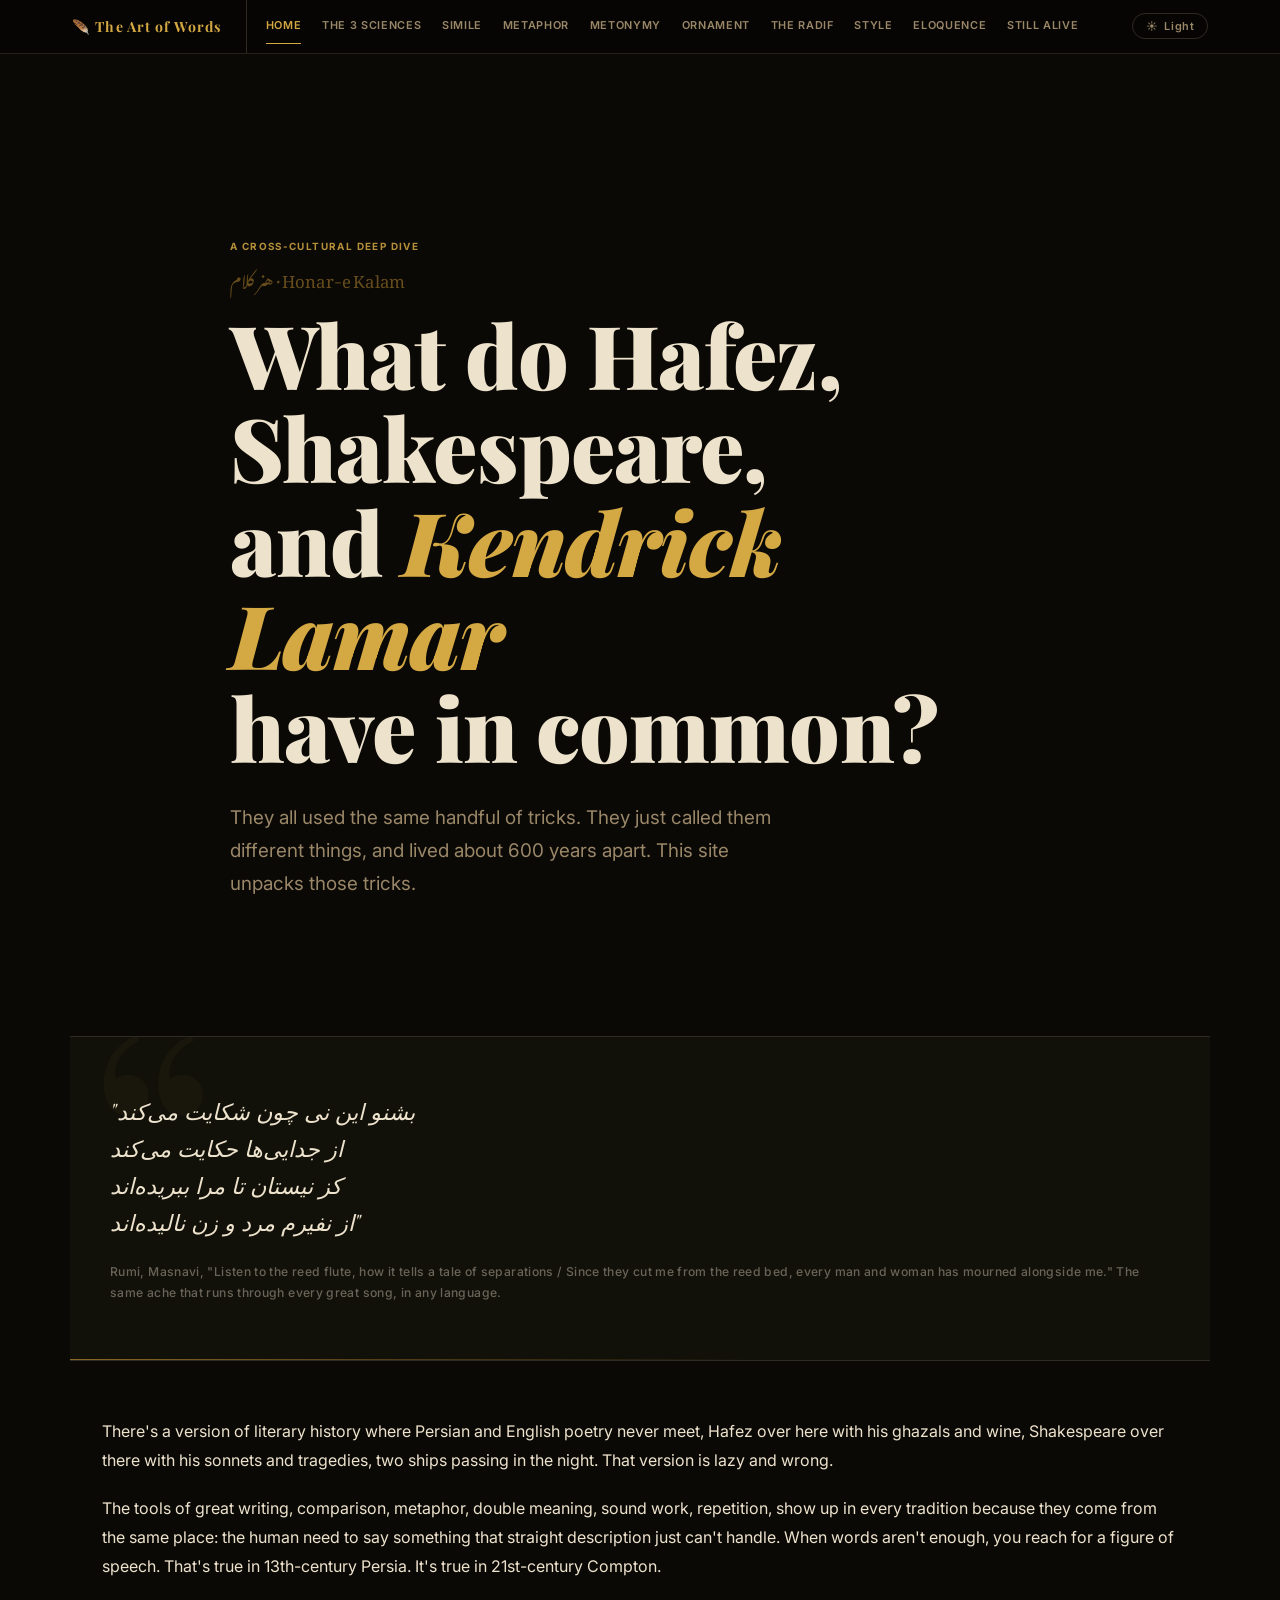
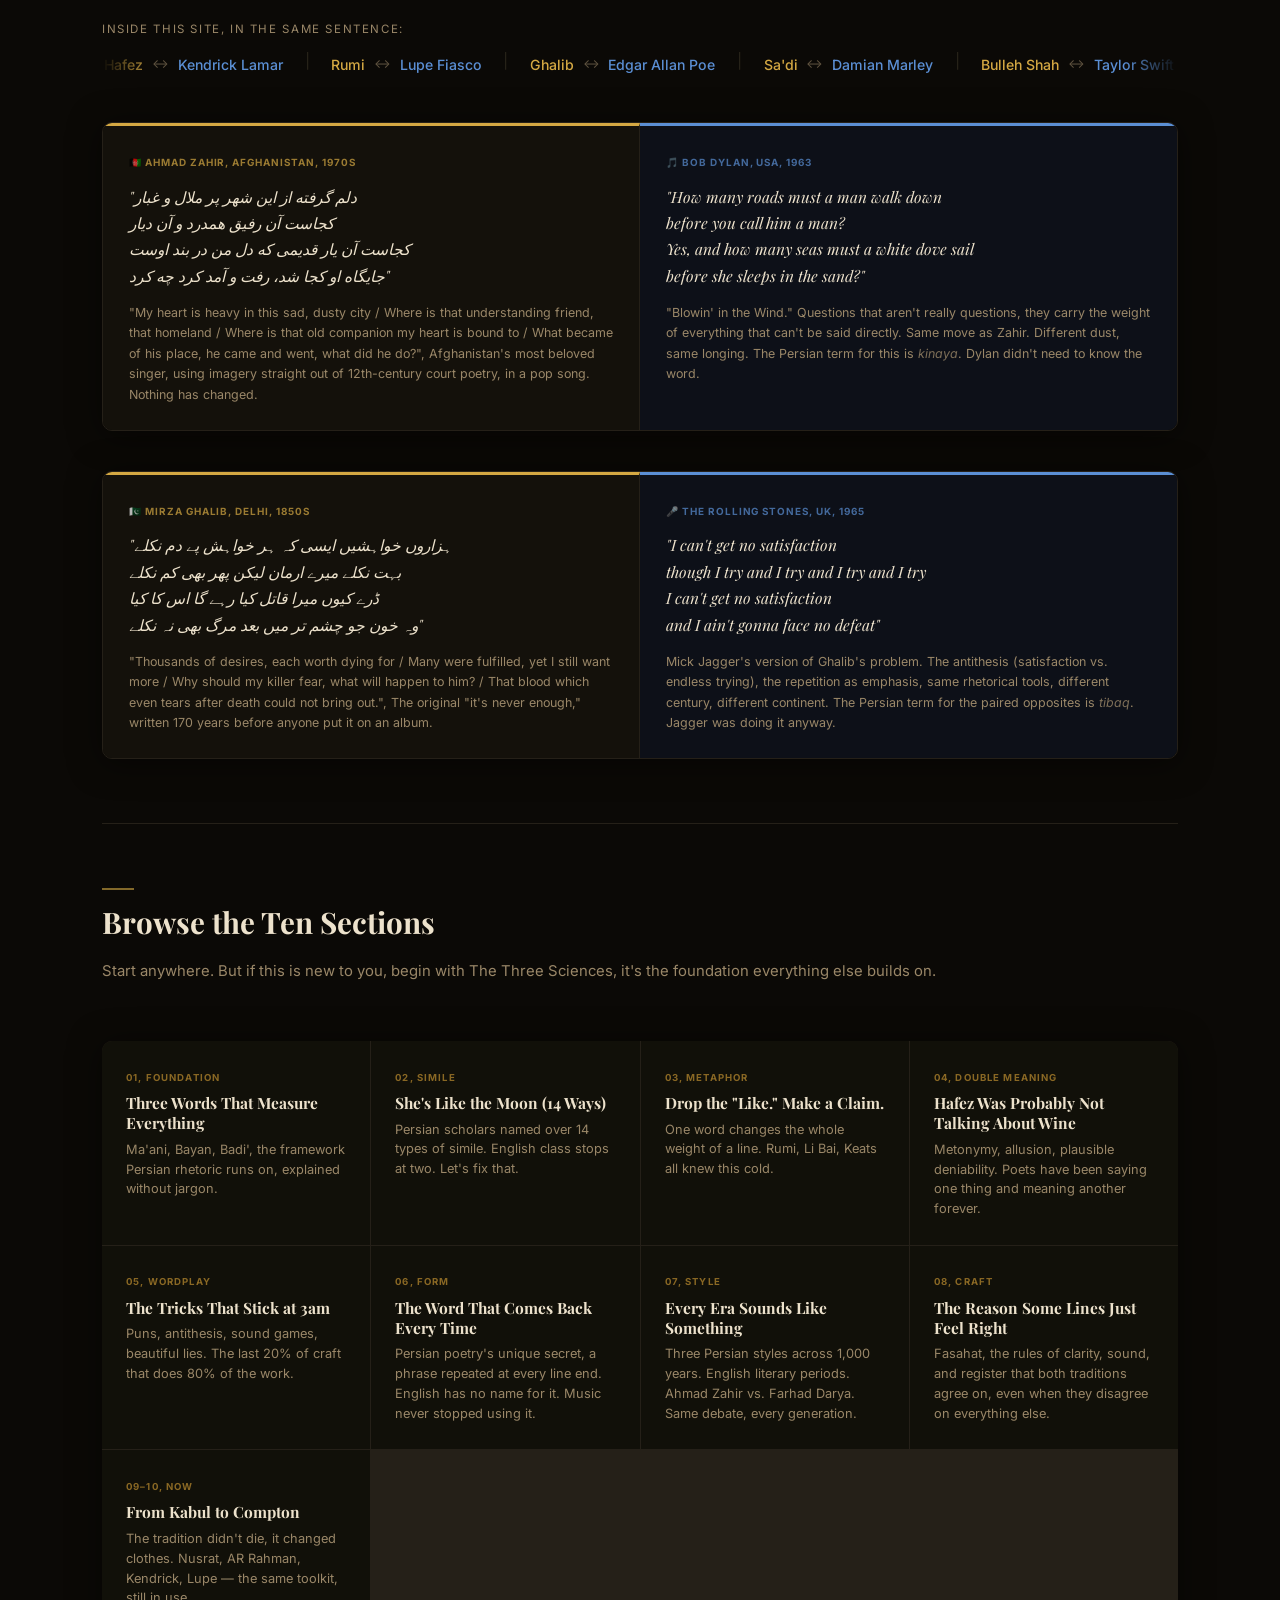
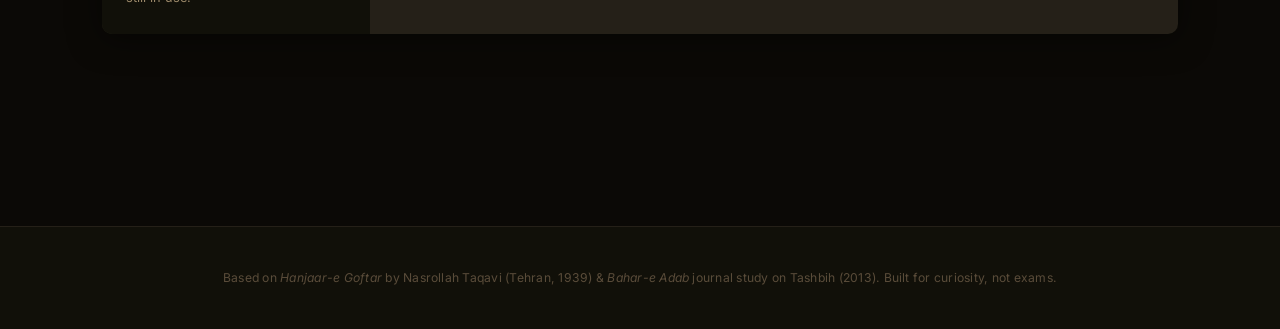
<file: index.html>
<!DOCTYPE html>
<html lang="en">
<head>
  <meta charset="UTF-8" />
  <meta name="viewport" content="width=device-width, initial-scale=1.0" />
  <title>The Art of Words, Persian & English Poetics</title>
  <link rel="stylesheet" href="style.css?v=2" />
</head>
<body>
<div id="progress-bar"></div>
<nav>
  <div class="nav-inner">
    <a class="nav-brand" href="index.html">🪶 The Art of Words</a>
    <ul class="nav-links">
      <li><a href="index.html" class="active">Home</a></li>
      <li><a href="articles/01-three-sciences.html">The 3 Sciences</a></li>
      <li><a href="articles/02-tashbih.html">Simile</a></li>
      <li><a href="articles/03-istiaara.html">Metaphor</a></li>
      <li><a href="articles/04-majaz-kinaya.html">Metonymy</a></li>
      <li><a href="articles/05-badi.html">Ornament</a></li>
      <li><a href="articles/06-radif.html">The Radif</a></li>
      <li><a href="articles/07-sabk.html">Style</a></li>
      <li><a href="articles/08-fasahat.html">Eloquence</a></li>
      <li><a href="articles/09-living-tradition.html">Still Alive</a></li>
    </ul>
    <button class="dark-toggle" id="darkBtn" onclick="toggleDark()"><span class="icon">☀️</span> <span id="darkLabel">Light</span></button>
  </div>
</nav>


<div class="wide-wrapper">
  <div class="hero">
    <div class="page-tag">A Cross-Cultural Deep Dive</div>
  <span class="page-tag-farsi" lang="fa">هنر کلام · Honar-e Kalam</span>
    <h1>What do Hafez, Shakespeare,<br>and <em>Kendrick Lamar</em><br>have in common?</h1>
    <p class="lead">They all used the same handful of tricks. They just called them different things, and lived about 600 years apart. This site unpacks those tricks.</p>
  </div>

  <div class="intro-banner">
    <p>"بشنو این نی چون شکایت می‌کند<br>از جدایی‌ها حکایت می‌کند<br>کز نیستان تا مرا ببریده‌اند<br>از نفیرم مرد و زن نالیده‌اند"</p>
    <span class="attr">Rumi, Masnavi, "Listen to the reed flute, how it tells a tale of separations / Since they cut me from the reed bed, every man and woman has mourned alongside me." The same ache that runs through every great song, in any language.</span>
  </div>

  <p>There's a version of literary history where Persian and English poetry never meet, Hafez over here with his ghazals and wine, Shakespeare over there with his sonnets and tragedies, two ships passing in the night. That version is lazy and wrong.</p>
  <p>The tools of great writing, comparison, metaphor, double meaning, sound work, repetition, show up in every tradition because they come from the same place: the human need to say something that straight description just can't handle. When words aren't enough, you reach for a figure of speech. That's true in 13th-century Persia. It's true in 21st-century Compton.</p>

  <style>
  .ticker-section{margin:2.4rem 0 2.8rem;}
  .ticker-eyebrow{font-family:'Inter',sans-serif;font-size:.72rem;letter-spacing:.14em;text-transform:uppercase;color:var(--text2);margin-bottom:.75rem;}
  .ticker-outer{overflow:hidden;width:100%;-webkit-mask-image:linear-gradient(to right,transparent 0%,#000 5%,#000 95%,transparent 100%);mask-image:linear-gradient(to right,transparent 0%,#000 5%,#000 95%,transparent 100%);}
  .ticker-row{display:flex;width:max-content;animation:ticker-scroll 110s linear infinite;}
  .ticker-row:hover{animation-play-state:paused;}
  .ticker-item{display:inline-flex;align-items:center;white-space:nowrap;padding:0 .15rem;}
  .ticker-east{font-family:'Inter',sans-serif;font-size:.88rem;color:var(--gold);font-weight:500;}
  .ticker-west{font-family:'Inter',sans-serif;font-size:.88rem;color:#5b8fd4;font-weight:500;}
  .ticker-arrow{color:var(--text2);margin:0 .55rem;font-size:.78rem;opacity:.6;}
  .ticker-pipe{color:var(--text2);opacity:.2;padding:0 1.2rem;font-size:1rem;line-height:1;}
  @keyframes ticker-scroll{0%{transform:translateX(0);}100%{transform:translateX(-50%);}}
  </style>

  <div class="ticker-section">
    <div class="ticker-eyebrow">inside this site, in the same sentence:</div>
    <div class="ticker-outer">
      <div class="ticker-row">
        <span class="ticker-item"><span class="ticker-east">Hafez</span><span class="ticker-arrow">↔</span><span class="ticker-west">Kendrick Lamar</span></span><span class="ticker-pipe">|</span>
        <span class="ticker-item"><span class="ticker-east">Rumi</span><span class="ticker-arrow">↔</span><span class="ticker-west">Lupe Fiasco</span></span><span class="ticker-pipe">|</span>
        <span class="ticker-item"><span class="ticker-east">Ghalib</span><span class="ticker-arrow">↔</span><span class="ticker-west">Edgar Allan Poe</span></span><span class="ticker-pipe">|</span>
        <span class="ticker-item"><span class="ticker-east">Sa'di</span><span class="ticker-arrow">↔</span><span class="ticker-west">Damian Marley</span></span><span class="ticker-pipe">|</span>
        <span class="ticker-item"><span class="ticker-east">Bulleh Shah</span><span class="ticker-arrow">↔</span><span class="ticker-west">Taylor Swift</span></span><span class="ticker-pipe">|</span>
        <span class="ticker-item"><span class="ticker-east">Nusrat Fateh Ali Khan</span><span class="ticker-arrow">↔</span><span class="ticker-west">Bob Dylan</span></span><span class="ticker-pipe">|</span>
        <span class="ticker-item"><span class="ticker-east">Ahmad Zahir</span><span class="ticker-arrow">↔</span><span class="ticker-west">The Beatles</span></span><span class="ticker-pipe">|</span>
        <span class="ticker-item"><span class="ticker-east">Kabir</span><span class="ticker-arrow">↔</span><span class="ticker-west">Taylor Swift</span></span><span class="ticker-pipe">|</span>
        <span class="ticker-item"><span class="ticker-east">Omar Khayyam</span><span class="ticker-arrow">↔</span><span class="ticker-west">William Blake</span></span><span class="ticker-pipe">|</span>
        <span class="ticker-item"><span class="ticker-east">Iqbal</span><span class="ticker-arrow">↔</span><span class="ticker-west">Shakespeare</span></span><span class="ticker-pipe">|</span>
        <span class="ticker-item"><span class="ticker-east">Forugh Farrokhzad</span><span class="ticker-arrow">↔</span><span class="ticker-west">Edgar Allan Poe</span></span><span class="ticker-pipe">|</span>
        <span class="ticker-item"><span class="ticker-east">Bedil</span><span class="ticker-arrow">↔</span><span class="ticker-west">Lupe Fiasco</span></span><span class="ticker-pipe">|</span>
        <span class="ticker-item"><span class="ticker-east">Ferdowsi</span><span class="ticker-arrow">↔</span><span class="ticker-west">Homer</span></span><span class="ticker-pipe">|</span>
        <span class="ticker-item"><span class="ticker-east">Li Bai</span><span class="ticker-arrow">↔</span><span class="ticker-west">Matsuo Basho</span></span><span class="ticker-pipe">|</span>
        <span class="ticker-item"><span class="ticker-east">Sappho</span><span class="ticker-arrow">↔</span><span class="ticker-west">Hafez</span></span><span class="ticker-pipe">|</span>
        <span class="ticker-item"><span class="ticker-east">Googoosh</span><span class="ticker-arrow">↔</span><span class="ticker-west">Emily Dickinson</span></span><span class="ticker-pipe">|</span>
        <span class="ticker-item"><span class="ticker-east">Kalidasa</span><span class="ticker-arrow">↔</span><span class="ticker-west">Iqbal</span></span><span class="ticker-pipe">|</span>
        <span class="ticker-item"><span class="ticker-east">Rumi</span><span class="ticker-arrow">↔</span><span class="ticker-west">Leonard Cohen</span></span><span class="ticker-pipe">|</span>
        <span class="ticker-item"><span class="ticker-east">Hafez</span><span class="ticker-arrow">↔</span><span class="ticker-west">Keats</span></span><span class="ticker-pipe">|</span>
        <span class="ticker-item"><span class="ticker-east">Skip Marley</span><span class="ticker-arrow">↔</span><span class="ticker-west">Hafez</span></span><span class="ticker-pipe">|</span>
        <span class="ticker-item"><span class="ticker-east">Thiruvalluvar</span><span class="ticker-arrow">↔</span><span class="ticker-west">Lupe Fiasco</span></span><span class="ticker-pipe">|</span>
        <span class="ticker-item"><span class="ticker-east">Horace</span><span class="ticker-arrow">↔</span><span class="ticker-west">Hafez</span></span><span class="ticker-pipe">|</span>
        <span class="ticker-item"><span class="ticker-east">Bedil</span><span class="ticker-arrow">↔</span><span class="ticker-west">Gerard Manley Hopkins</span></span><span class="ticker-pipe">|</span>
        <span class="ticker-item"><span class="ticker-east">Ahmad Zahir</span><span class="ticker-arrow">↔</span><span class="ticker-west">Farhad Darya</span></span><span class="ticker-pipe">|</span>
        <span class="ticker-item"><span class="ticker-east">Hichkas</span><span class="ticker-arrow">↔</span><span class="ticker-west">Kendrick Lamar</span></span><span class="ticker-pipe">|</span>
        <span class="ticker-item"><span class="ticker-east">Ghalib</span><span class="ticker-arrow">↔</span><span class="ticker-west">Warsan Shire</span></span><span class="ticker-pipe">|</span>
        <span class="ticker-item"><span class="ticker-east">Kaveh Akbar</span><span class="ticker-arrow">↔</span><span class="ticker-west">Hafez</span></span><span class="ticker-pipe">|</span>
        <span class="ticker-item"><span class="ticker-east">AR Rahman</span><span class="ticker-arrow">↔</span><span class="ticker-west">Nusrat Fateh Ali Khan</span></span><span class="ticker-pipe">|</span>
        <span class="ticker-item"><span class="ticker-east">Ghalib</span><span class="ticker-arrow">↔</span><span class="ticker-west">The Rolling Stones</span></span><span class="ticker-pipe">|</span>
        <span class="ticker-item"><span class="ticker-east">Ahmad Zahir</span><span class="ticker-arrow">↔</span><span class="ticker-west">Bob Marley</span></span><span class="ticker-pipe">|</span>
        <span class="ticker-item"><span class="ticker-east">Rumi</span><span class="ticker-arrow">↔</span><span class="ticker-west">Walt Whitman</span></span><span class="ticker-pipe">|</span>
        <span class="ticker-item"><span class="ticker-east">Hafez</span><span class="ticker-arrow">↔</span><span class="ticker-west">John Donne</span></span><span class="ticker-pipe">|</span>
        <span class="ticker-item"><span class="ticker-east">Omar Khayyam</span><span class="ticker-arrow">↔</span><span class="ticker-west">Henry David Thoreau</span></span><span class="ticker-pipe">|</span>
        <span class="ticker-item"><span class="ticker-east">Rudaki</span><span class="ticker-arrow">↔</span><span class="ticker-west">Lupe Fiasco</span></span><span class="ticker-pipe">|</span>
        <span class="ticker-item"><span class="ticker-east">Ghalib</span><span class="ticker-arrow">↔</span><span class="ticker-west">Emily Dickinson</span></span><span class="ticker-pipe">|</span>
        <span class="ticker-item"><span class="ticker-east">Hafez</span><span class="ticker-arrow">↔</span><span class="ticker-west">Kendrick Lamar</span></span><span class="ticker-pipe">|</span>
        <span class="ticker-item"><span class="ticker-east">Rumi</span><span class="ticker-arrow">↔</span><span class="ticker-west">Lupe Fiasco</span></span><span class="ticker-pipe">|</span>
        <span class="ticker-item"><span class="ticker-east">Ghalib</span><span class="ticker-arrow">↔</span><span class="ticker-west">Edgar Allan Poe</span></span><span class="ticker-pipe">|</span>
        <span class="ticker-item"><span class="ticker-east">Sa'di</span><span class="ticker-arrow">↔</span><span class="ticker-west">Damian Marley</span></span><span class="ticker-pipe">|</span>
        <span class="ticker-item"><span class="ticker-east">Bulleh Shah</span><span class="ticker-arrow">↔</span><span class="ticker-west">Taylor Swift</span></span><span class="ticker-pipe">|</span>
        <span class="ticker-item"><span class="ticker-east">Nusrat Fateh Ali Khan</span><span class="ticker-arrow">↔</span><span class="ticker-west">Bob Dylan</span></span><span class="ticker-pipe">|</span>
        <span class="ticker-item"><span class="ticker-east">Ahmad Zahir</span><span class="ticker-arrow">↔</span><span class="ticker-west">The Beatles</span></span><span class="ticker-pipe">|</span>
        <span class="ticker-item"><span class="ticker-east">Kabir</span><span class="ticker-arrow">↔</span><span class="ticker-west">Taylor Swift</span></span><span class="ticker-pipe">|</span>
        <span class="ticker-item"><span class="ticker-east">Omar Khayyam</span><span class="ticker-arrow">↔</span><span class="ticker-west">William Blake</span></span><span class="ticker-pipe">|</span>
        <span class="ticker-item"><span class="ticker-east">Iqbal</span><span class="ticker-arrow">↔</span><span class="ticker-west">Shakespeare</span></span><span class="ticker-pipe">|</span>
        <span class="ticker-item"><span class="ticker-east">Forugh Farrokhzad</span><span class="ticker-arrow">↔</span><span class="ticker-west">Edgar Allan Poe</span></span><span class="ticker-pipe">|</span>
        <span class="ticker-item"><span class="ticker-east">Bedil</span><span class="ticker-arrow">↔</span><span class="ticker-west">Lupe Fiasco</span></span><span class="ticker-pipe">|</span>
        <span class="ticker-item"><span class="ticker-east">Ferdowsi</span><span class="ticker-arrow">↔</span><span class="ticker-west">Homer</span></span><span class="ticker-pipe">|</span>
        <span class="ticker-item"><span class="ticker-east">Li Bai</span><span class="ticker-arrow">↔</span><span class="ticker-west">Matsuo Basho</span></span><span class="ticker-pipe">|</span>
        <span class="ticker-item"><span class="ticker-east">Sappho</span><span class="ticker-arrow">↔</span><span class="ticker-west">Hafez</span></span><span class="ticker-pipe">|</span>
        <span class="ticker-item"><span class="ticker-east">Googoosh</span><span class="ticker-arrow">↔</span><span class="ticker-west">Emily Dickinson</span></span><span class="ticker-pipe">|</span>
        <span class="ticker-item"><span class="ticker-east">Kalidasa</span><span class="ticker-arrow">↔</span><span class="ticker-west">Iqbal</span></span><span class="ticker-pipe">|</span>
        <span class="ticker-item"><span class="ticker-east">Rumi</span><span class="ticker-arrow">↔</span><span class="ticker-west">Leonard Cohen</span></span><span class="ticker-pipe">|</span>
        <span class="ticker-item"><span class="ticker-east">Hafez</span><span class="ticker-arrow">↔</span><span class="ticker-west">Keats</span></span><span class="ticker-pipe">|</span>
        <span class="ticker-item"><span class="ticker-east">Skip Marley</span><span class="ticker-arrow">↔</span><span class="ticker-west">Hafez</span></span><span class="ticker-pipe">|</span>
        <span class="ticker-item"><span class="ticker-east">Thiruvalluvar</span><span class="ticker-arrow">↔</span><span class="ticker-west">Lupe Fiasco</span></span><span class="ticker-pipe">|</span>
        <span class="ticker-item"><span class="ticker-east">Horace</span><span class="ticker-arrow">↔</span><span class="ticker-west">Hafez</span></span><span class="ticker-pipe">|</span>
        <span class="ticker-item"><span class="ticker-east">Bedil</span><span class="ticker-arrow">↔</span><span class="ticker-west">Gerard Manley Hopkins</span></span><span class="ticker-pipe">|</span>
        <span class="ticker-item"><span class="ticker-east">Ahmad Zahir</span><span class="ticker-arrow">↔</span><span class="ticker-west">Farhad Darya</span></span><span class="ticker-pipe">|</span>
        <span class="ticker-item"><span class="ticker-east">Hichkas</span><span class="ticker-arrow">↔</span><span class="ticker-west">Kendrick Lamar</span></span><span class="ticker-pipe">|</span>
        <span class="ticker-item"><span class="ticker-east">Ghalib</span><span class="ticker-arrow">↔</span><span class="ticker-west">Warsan Shire</span></span><span class="ticker-pipe">|</span>
        <span class="ticker-item"><span class="ticker-east">Kaveh Akbar</span><span class="ticker-arrow">↔</span><span class="ticker-west">Hafez</span></span><span class="ticker-pipe">|</span>
        <span class="ticker-item"><span class="ticker-east">AR Rahman</span><span class="ticker-arrow">↔</span><span class="ticker-west">Nusrat Fateh Ali Khan</span></span><span class="ticker-pipe">|</span>
        <span class="ticker-item"><span class="ticker-east">Ghalib</span><span class="ticker-arrow">↔</span><span class="ticker-west">The Rolling Stones</span></span><span class="ticker-pipe">|</span>
        <span class="ticker-item"><span class="ticker-east">Ahmad Zahir</span><span class="ticker-arrow">↔</span><span class="ticker-west">Bob Marley</span></span><span class="ticker-pipe">|</span>
        <span class="ticker-item"><span class="ticker-east">Rumi</span><span class="ticker-arrow">↔</span><span class="ticker-west">Walt Whitman</span></span><span class="ticker-pipe">|</span>
        <span class="ticker-item"><span class="ticker-east">Hafez</span><span class="ticker-arrow">↔</span><span class="ticker-west">John Donne</span></span><span class="ticker-pipe">|</span>
        <span class="ticker-item"><span class="ticker-east">Omar Khayyam</span><span class="ticker-arrow">↔</span><span class="ticker-west">Henry David Thoreau</span></span><span class="ticker-pipe">|</span>
        <span class="ticker-item"><span class="ticker-east">Rudaki</span><span class="ticker-arrow">↔</span><span class="ticker-west">Lupe Fiasco</span></span><span class="ticker-pipe">|</span>
        <span class="ticker-item"><span class="ticker-east">Ghalib</span><span class="ticker-arrow">↔</span><span class="ticker-west">Emily Dickinson</span></span><span class="ticker-pipe">|</span>
      </div>
    </div>
  </div>

  <div class="compare-grid">
    <div class="compare-card east">
      <div class="compare-label">🇦🇫 Ahmad Zahir, Afghanistan, 1970s</div>
      <blockquote>"دلم گرفته از این شهر پر ملال و غبار<br>کجاست آن رفیق همدرد و آن دیار<br>کجاست آن یار قدیمی که دل من در بند اوست<br>جایگاه او کجا شد، رفت و آمد کرد چه کرد"</blockquote>
      <div class="source">"My heart is heavy in this sad, dusty city / Where is that understanding friend, that homeland / Where is that old companion my heart is bound to / What became of his place, he came and went, what did he do?", Afghanistan's most beloved singer, using imagery straight out of 12th-century court poetry, in a pop song. Nothing has changed.</div>
    </div>
    <div class="compare-card west">
      <div class="compare-label">🎵 Bob Dylan, USA, 1963</div>
      <blockquote>"How many roads must a man walk down<br>before you call him a man?<br>Yes, and how many seas must a white dove sail<br>before she sleeps in the sand?"</blockquote>
      <div class="source">"Blowin' in the Wind." Questions that aren't really questions, they carry the weight of everything that can't be said directly. Same move as Zahir. Different dust, same longing. The Persian term for this is <em>kinaya</em>. Dylan didn't need to know the word.</div>
    </div>
  </div>

  <div class="compare-grid">
    <div class="compare-card east">
      <div class="compare-label">🇵🇰 Mirza Ghalib, Delhi, 1850s</div>
      <blockquote>"ہزاروں خواہشیں ایسی کہ ہر خواہش پے دم نکلے<br>بہت نکلے میرے ارمان لیکن پھر بھی کم نکلے<br>ڈرے کیوں میرا قاتل کیا رہے گا اس کا کیا<br>وہ خون جو چشم تر میں بعد مرگ بھی نہ نکلے"</blockquote>
      <div class="source">"Thousands of desires, each worth dying for / Many were fulfilled, yet I still want more / Why should my killer fear, what will happen to him? / That blood which even tears after death could not bring out.", The original "it's never enough," written 170 years before anyone put it on an album.</div>
    </div>
    <div class="compare-card west">
      <div class="compare-label">🎤 The Rolling Stones, UK, 1965</div>
      <blockquote>"I can't get no satisfaction<br>though I try and I try and I try and I try<br>I can't get no satisfaction<br>and I ain't gonna face no defeat"</blockquote>
      <div class="source">Mick Jagger's version of Ghalib's problem. The antithesis (satisfaction vs. endless trying), the repetition as emphasis, same rhetorical tools, different century, different continent. The Persian term for the paired opposites is <em>tibaq</em>. Jagger was doing it anyway.</div>
    </div>
  </div>

  <hr class="divider" />
  <h2>Browse the Ten Sections</h2>
  <p style="color:var(--text2);font-size:.93rem;margin-bottom:0;">Start anywhere. But if this is new to you, begin with The Three Sciences, it's the foundation everything else builds on.</p>

  <div class="nav-cards">
    <a class="nav-card" href="articles/01-three-sciences.html">
      <div class="nav-card-number">01, Foundation</div>
      <h3>Three Words That Measure Everything</h3>
      <p>Ma'ani, Bayan, Badi', the framework Persian rhetoric runs on, explained without jargon.</p>
    </a>
    <a class="nav-card" href="articles/02-tashbih.html">
      <div class="nav-card-number">02, Simile</div>
      <h3>She's Like the Moon (14 Ways)</h3>
      <p>Persian scholars named over 14 types of simile. English class stops at two. Let's fix that.</p>
    </a>
    <a class="nav-card" href="articles/03-istiaara.html">
      <div class="nav-card-number">03, Metaphor</div>
      <h3>Drop the "Like." Make a Claim.</h3>
      <p>One word changes the whole weight of a line. Rumi, Li Bai, Keats all knew this cold.</p>
    </a>
    <a class="nav-card" href="articles/04-majaz-kinaya.html">
      <div class="nav-card-number">04, Double Meaning</div>
      <h3>Hafez Was Probably Not Talking About Wine</h3>
      <p>Metonymy, allusion, plausible deniability. Poets have been saying one thing and meaning another forever.</p>
    </a>
    <a class="nav-card" href="articles/05-badi.html">
      <div class="nav-card-number">05, Wordplay</div>
      <h3>The Tricks That Stick at 3am</h3>
      <p>Puns, antithesis, sound games, beautiful lies. The last 20% of craft that does 80% of the work.</p>
    </a>
    <a class="nav-card" href="articles/06-radif.html">
      <div class="nav-card-number">06, Form</div>
      <h3>The Word That Comes Back Every Time</h3>
      <p>Persian poetry's unique secret, a phrase repeated at every line end. English has no name for it. Music never stopped using it.</p>
    </a>
    <a class="nav-card" href="articles/07-sabk.html">
      <div class="nav-card-number">07, Style</div>
      <h3>Every Era Sounds Like Something</h3>
      <p>Three Persian styles across 1,000 years. English literary periods. Ahmad Zahir vs. Farhad Darya. Same debate, every generation.</p>
    </a>
    <a class="nav-card" href="articles/08-fasahat.html">
      <div class="nav-card-number">08, Craft</div>
      <h3>The Reason Some Lines Just Feel Right</h3>
      <p>Fasahat, the rules of clarity, sound, and register that both traditions agree on, even when they disagree on everything else.</p>
    </a>
    <a class="nav-card" href="articles/09-living-tradition.html">
      <div class="nav-card-number">09–10, Now</div>
      <h3>From Kabul to Compton</h3>
      <p>The tradition didn't die, it changed clothes. Nusrat, AR Rahman, Kendrick, Lupe — the same toolkit, still in use.</p>
    </a>
  </div>
</div>

<footer>Based on <em>Hanjaar-e Goftar</em> by Nasrollah Taqavi (Tehran, 1939) &amp; <em>Bahar-e Adab</em> journal study on Tashbih (2013). Built for curiosity, not exams.</footer>
<script src="anim.js"></script>
</body>
</html>
</file>
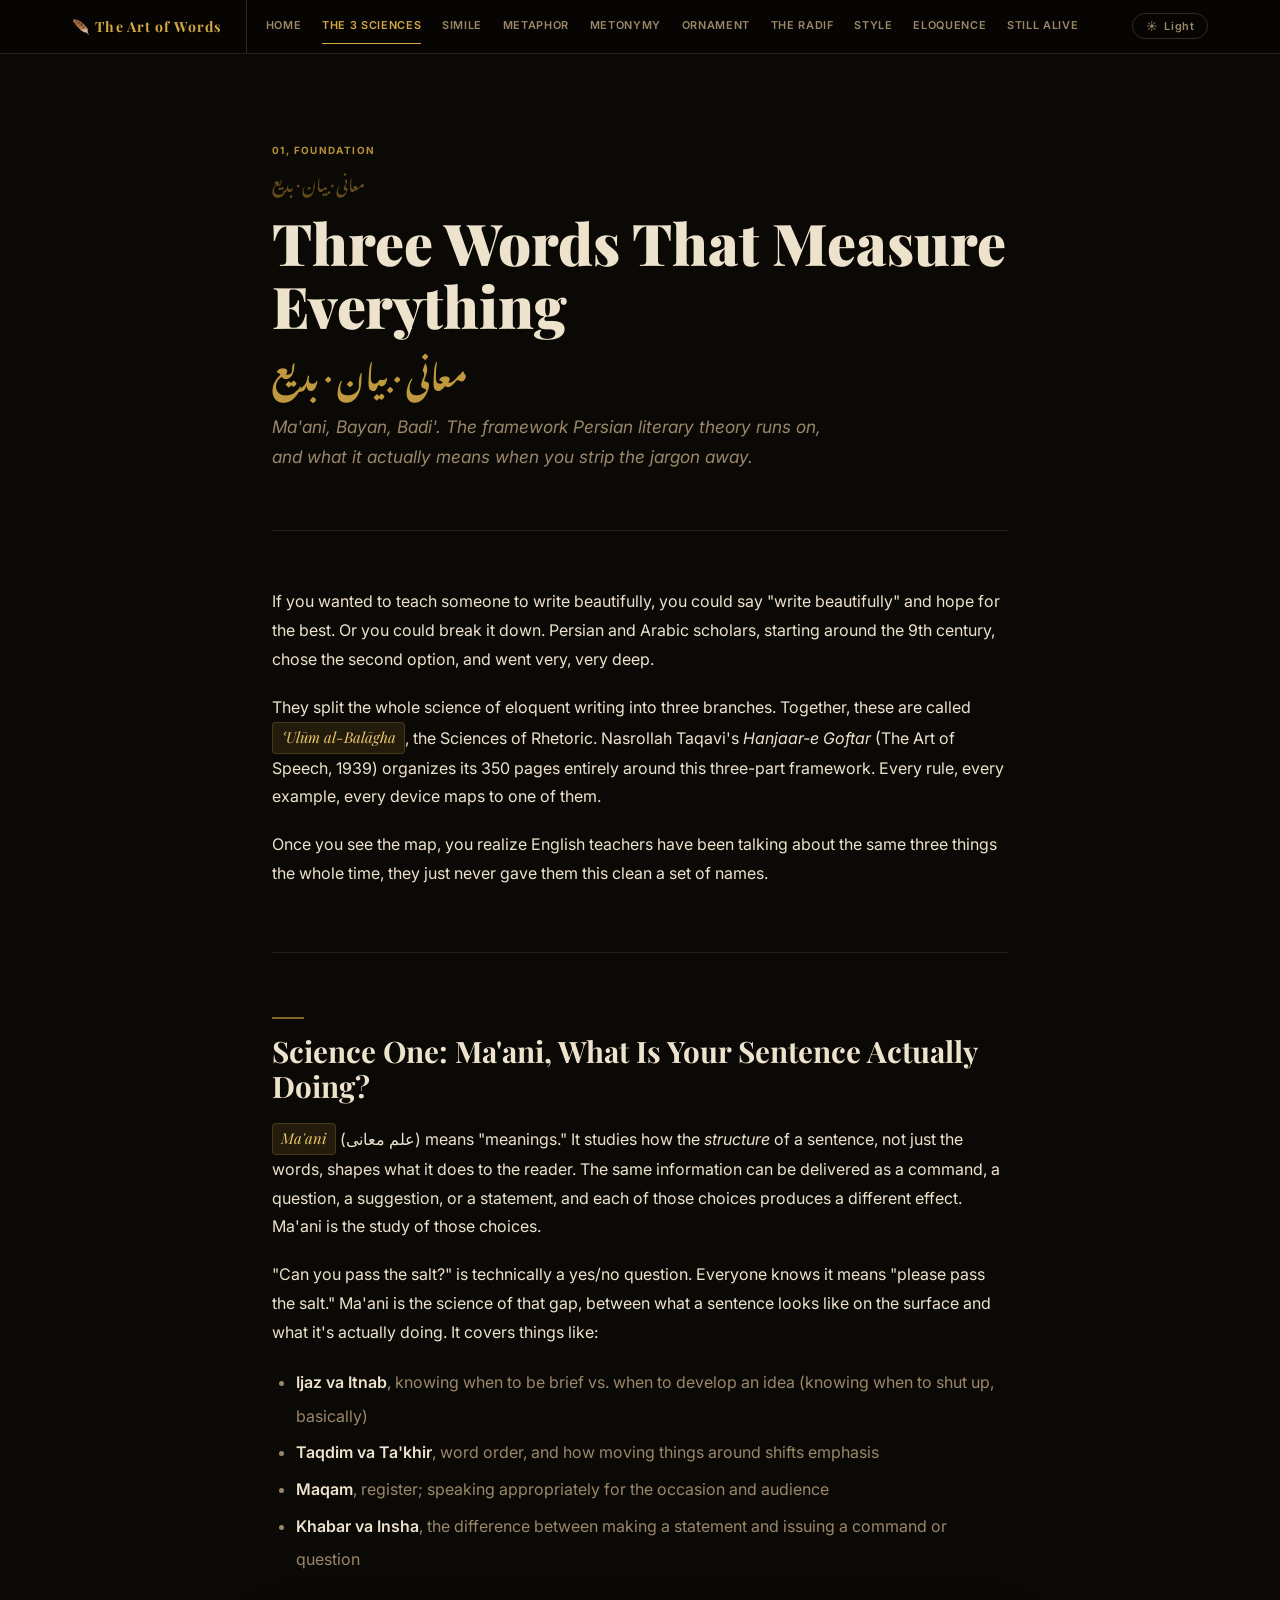
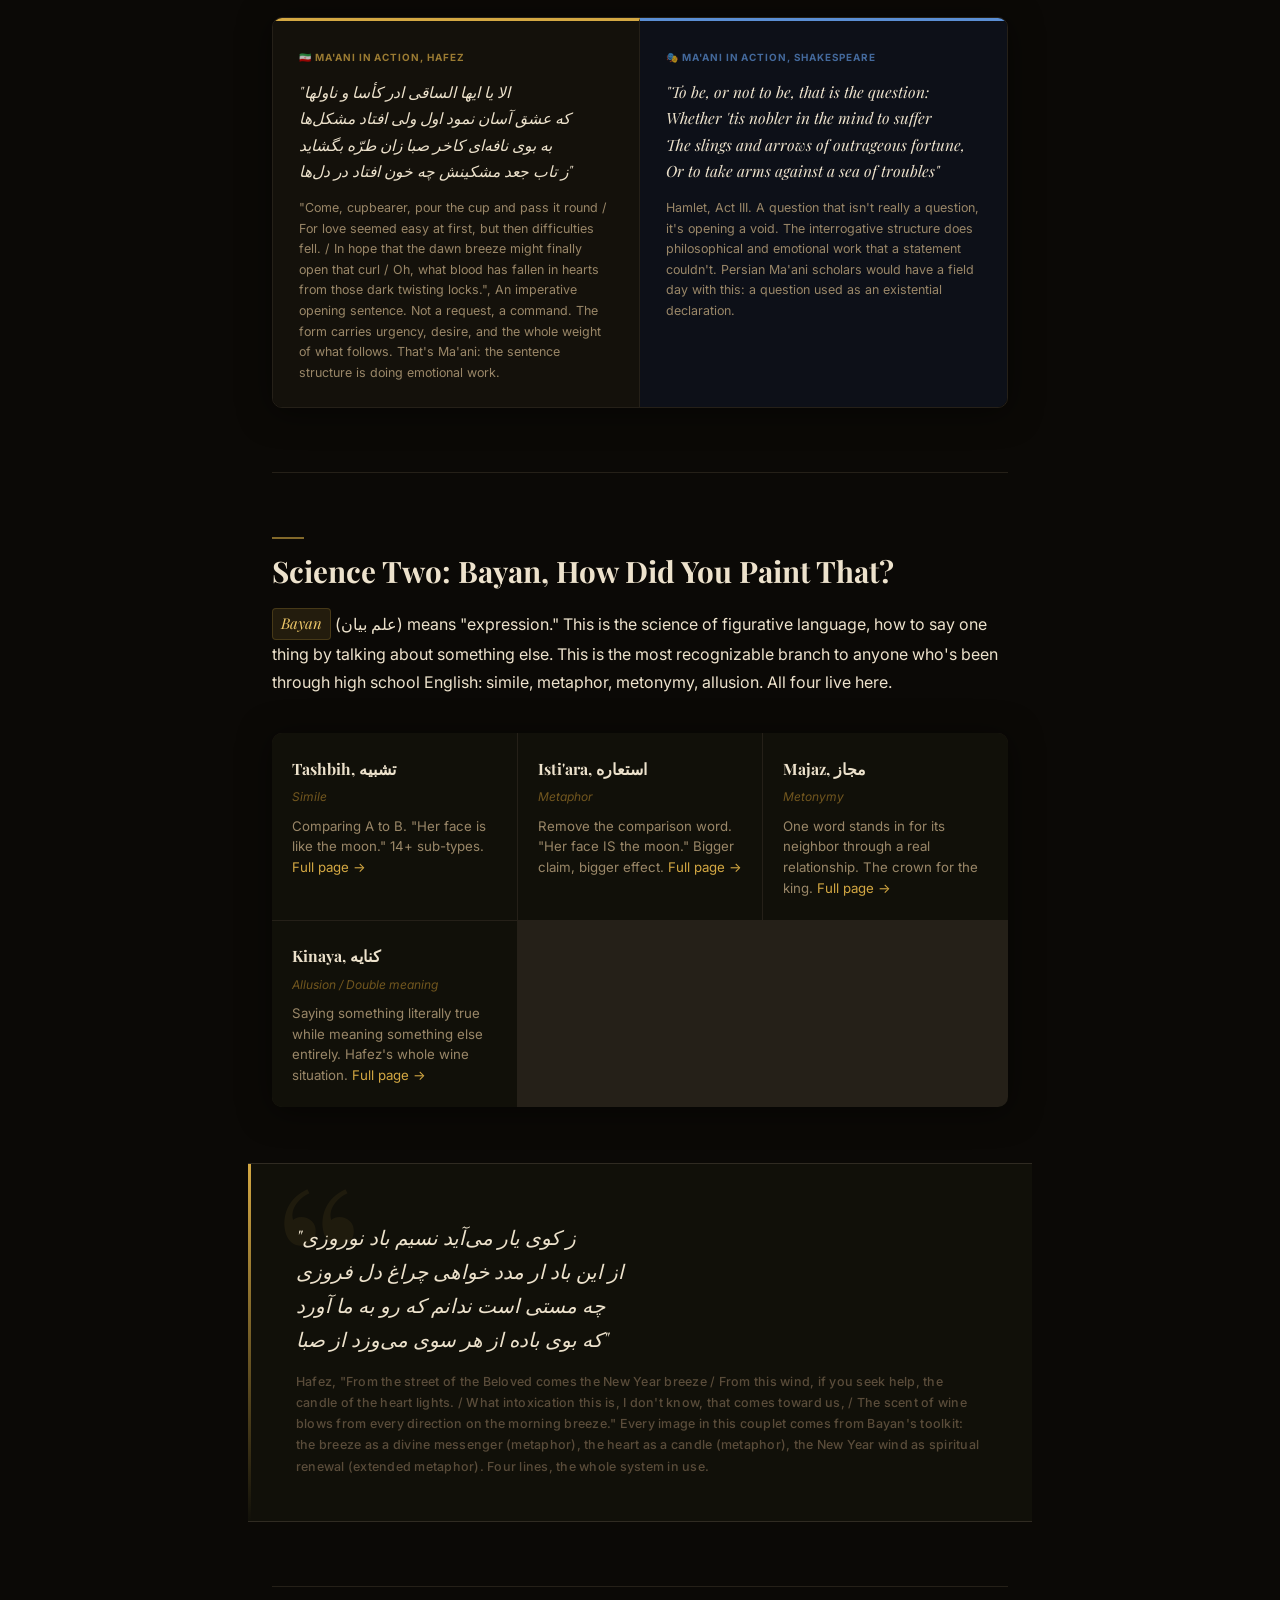
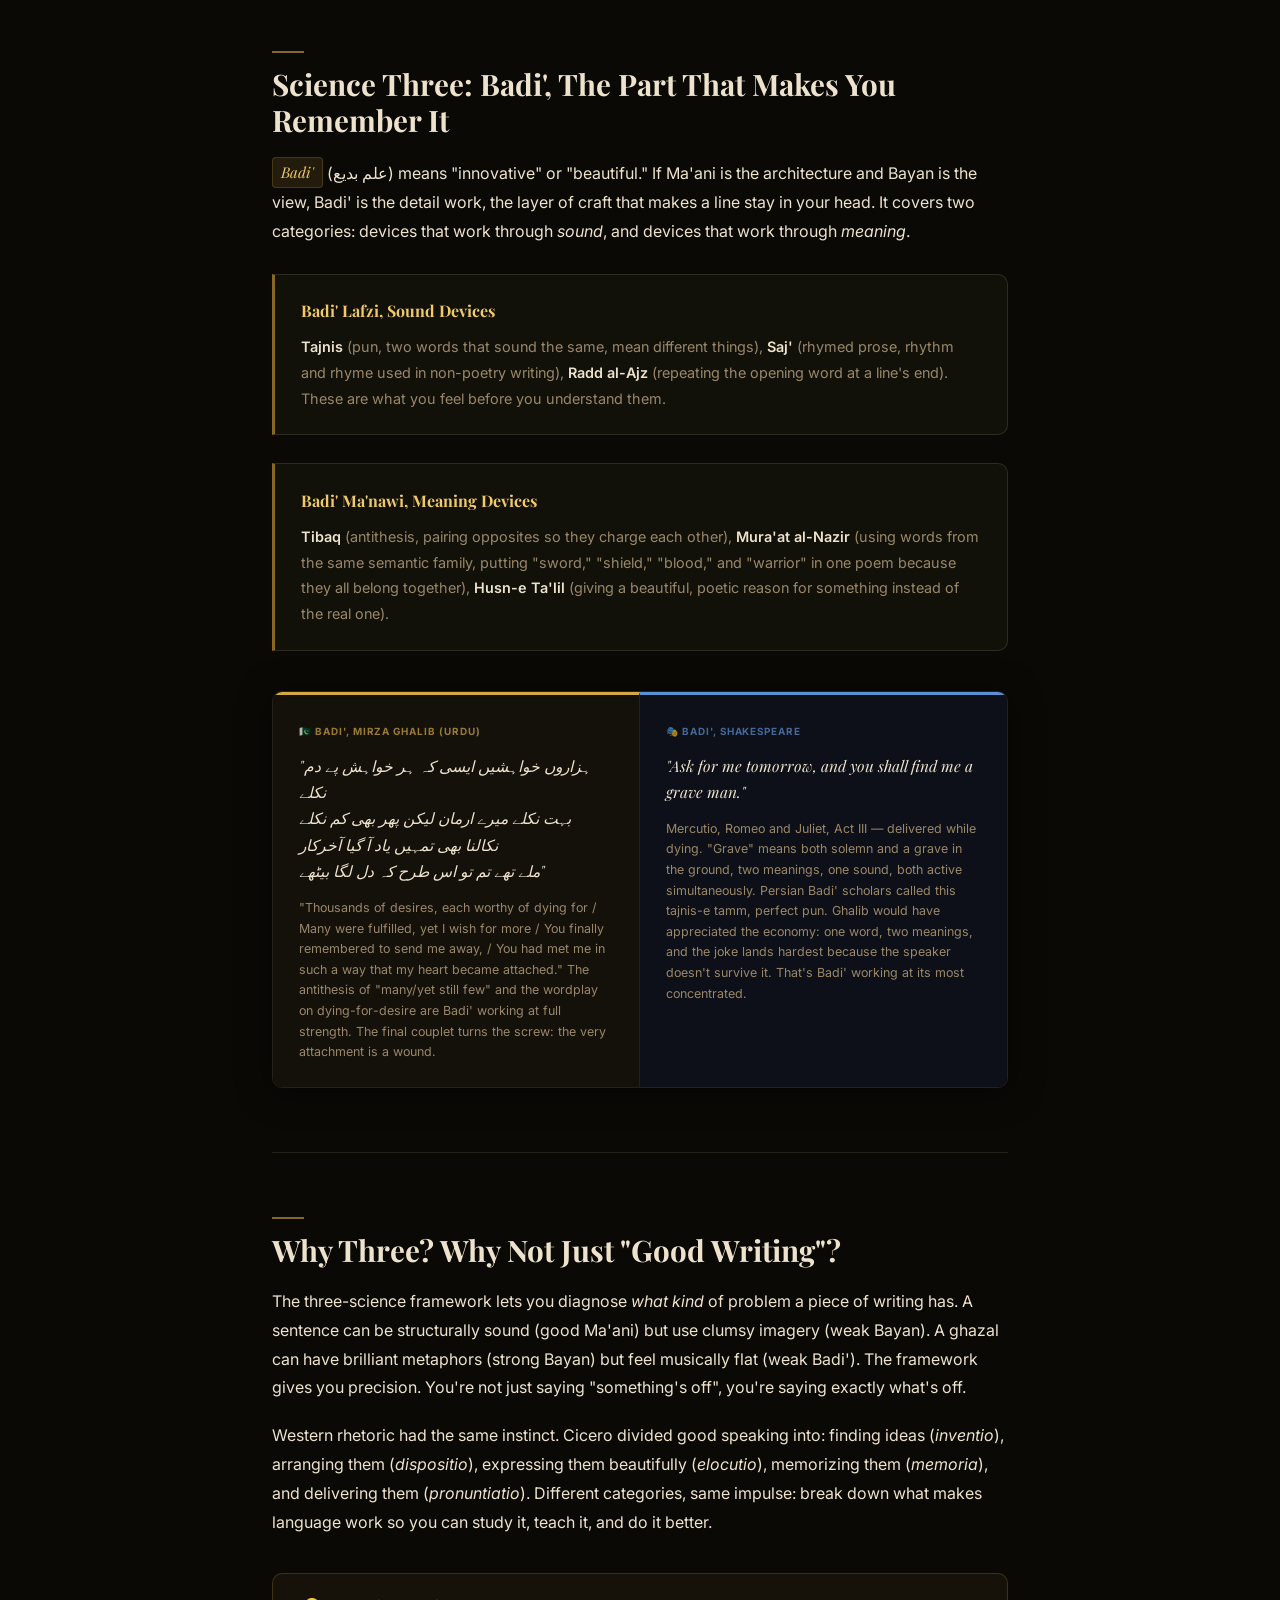
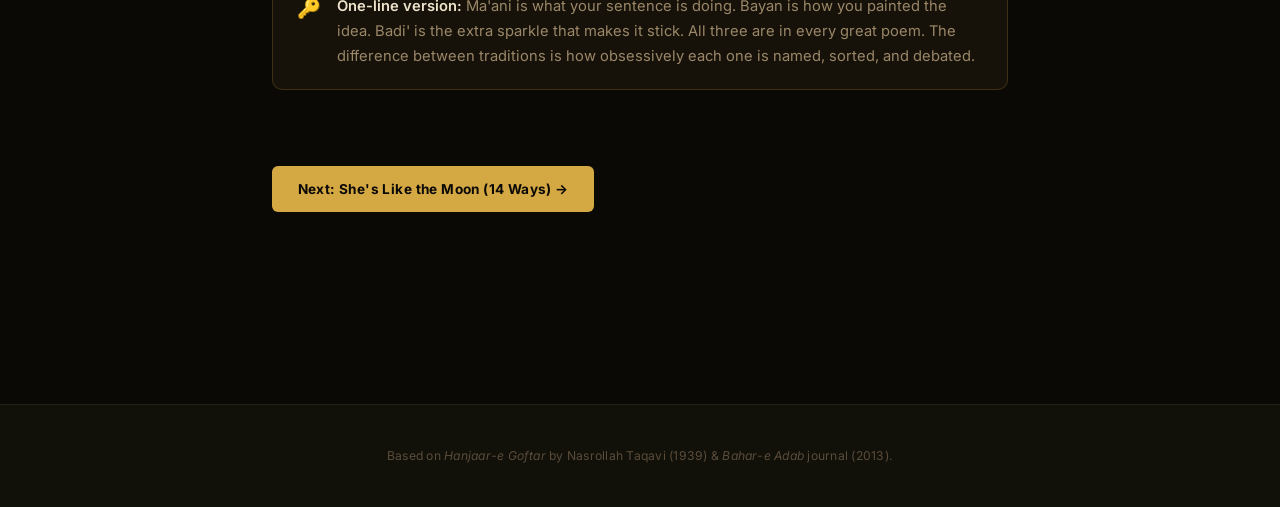
<file: articles/01-three-sciences.html>
<!DOCTYPE html>
<html lang="en">
<head>
  <meta charset="UTF-8" />
  <meta name="viewport" content="width=device-width, initial-scale=1.0" />
  <title>Three Words That Measure Everything, The Art of Words</title>
  <link rel="stylesheet" href="../style.css?v=2" />
</head>
<body>
<div id="progress-bar"></div>
<nav>
  <div class="nav-inner">
    <a class="nav-brand" href="../index.html">🪶 The Art of Words</a>
    <ul class="nav-links">
      <li><a href="../index.html">Home</a></li>
      <li><a href="01-three-sciences.html" class="active">The 3 Sciences</a></li>
      <li><a href="02-tashbih.html">Simile</a></li>
      <li><a href="03-istiaara.html">Metaphor</a></li>
      <li><a href="04-majaz-kinaya.html">Metonymy</a></li>
      <li><a href="05-badi.html">Ornament</a></li>
      <li><a href="06-radif.html">The Radif</a></li>
      <li><a href="07-sabk.html">Style</a></li>
      <li><a href="08-fasahat.html">Eloquence</a></li>
      <li><a href="09-living-tradition.html">Still Alive</a></li>
    </ul>
    <button class="dark-toggle" id="darkBtn" onclick="toggleDark()"><span class="icon">☀️</span> <span id="darkLabel">Light</span></button>
  </div>
</nav>


<div class="page-wrapper">
  <div class="page-header">
    <div class="page-tag">01, Foundation</div>
  <span class="page-tag-farsi" lang="fa">معانی · بیان · بدیع</span>
    <h1>Three Words That Measure Everything<br><span class='farsi-title'>معانی · بیان · بدیع</span></h1>
    <p class="subtitle">Ma'ani, Bayan, Badi'. The framework Persian literary theory runs on, and what it actually means when you strip the jargon away.</p>
  </div>

  <p>If you wanted to teach someone to write beautifully, you could say "write beautifully" and hope for the best. Or you could break it down. Persian and Arabic scholars, starting around the 9th century, chose the second option, and went very, very deep.</p>

  <p>They split the whole science of eloquent writing into three branches. Together, these are called <span class="term">ʿUlūm al-Balāgha</span>, the Sciences of Rhetoric. Nasrollah Taqavi's <em>Hanjaar-e Goftar</em> (The Art of Speech, 1939) organizes its 350 pages entirely around this three-part framework. Every rule, every example, every device maps to one of them.</p>

  <p>Once you see the map, you realize English teachers have been talking about the same three things the whole time, they just never gave them this clean a set of names.</p>

  <hr class="divider" />

  <h2>Science One: Ma'ani, What Is Your Sentence Actually Doing?</h2>

  <p><span class="term">Ma'ani</span> (علم معانی) means "meanings." It studies how the <em>structure</em> of a sentence, not just the words, shapes what it does to the reader. The same information can be delivered as a command, a question, a suggestion, or a statement, and each of those choices produces a different effect. Ma'ani is the study of those choices.</p>

  <p>"Can you pass the salt?" is technically a yes/no question. Everyone knows it means "please pass the salt." Ma'ani is the science of that gap, between what a sentence looks like on the surface and what it's actually doing. It covers things like:</p>

  <ul class="body-list">
    <li><strong>Ijaz va Itnab</strong>, knowing when to be brief vs. when to develop an idea (knowing when to shut up, basically)</li>
    <li><strong>Taqdim va Ta'khir</strong>, word order, and how moving things around shifts emphasis</li>
    <li><strong>Maqam</strong>, register; speaking appropriately for the occasion and audience</li>
    <li><strong>Khabar va Insha</strong>, the difference between making a statement and issuing a command or question</li>
  </ul>

  <div class="compare-grid">
    <div class="compare-card east">
      <div class="compare-label">🇮🇷 Ma'ani in action, Hafez</div>
      <blockquote>"الا یا ایها الساقی ادر کأسا و ناولها<br>که عشق آسان نمود اول ولی افتاد مشکل‌ها<br>به بوی نافه‌ای کاخر صبا زان طرّه بگشاید<br>ز تاب جعد مشکینش چه خون افتاد در دل‌ها"</blockquote>
      <div class="source">"Come, cupbearer, pour the cup and pass it round / For love seemed easy at first, but then difficulties fell. / In hope that the dawn breeze might finally open that curl / Oh, what blood has fallen in hearts from those dark twisting locks.", An imperative opening sentence. Not a request, a command. The form carries urgency, desire, and the whole weight of what follows. That's Ma'ani: the sentence structure is doing emotional work.</div>
    </div>
    <div class="compare-card west">
      <div class="compare-label">🎭 Ma'ani in action, Shakespeare</div>
      <blockquote>"To be, or not to be, that is the question:<br>Whether 'tis nobler in the mind to suffer<br>The slings and arrows of outrageous fortune,<br>Or to take arms against a sea of troubles"</blockquote>
      <div class="source">Hamlet, Act III. A question that isn't really a question, it's opening a void. The interrogative structure does philosophical and emotional work that a statement couldn't. Persian Ma'ani scholars would have a field day with this: a question used as an existential declaration.</div>
    </div>
  </div>

  <hr class="divider" />

  <h2>Science Two: Bayan, How Did You Paint That?</h2>

  <p><span class="term">Bayan</span> (علم بیان) means "expression." This is the science of figurative language, how to say one thing by talking about something else. This is the most recognizable branch to anyone who's been through high school English: simile, metaphor, metonymy, allusion. All four live here.</p>

  <div class="type-grid">
    <div class="type-card">
      <h4>Tashbih, تشبیه</h4>
      <span class="type-arabic">Simile</span>
      <p>Comparing A to B. "Her face is like the moon." 14+ sub-types. <a href="02-tashbih.html">Full page →</a></p>
    </div>
    <div class="type-card">
      <h4>Isti'ara, استعاره</h4>
      <span class="type-arabic">Metaphor</span>
      <p>Remove the comparison word. "Her face IS the moon." Bigger claim, bigger effect. <a href="03-istiaara.html">Full page →</a></p>
    </div>
    <div class="type-card">
      <h4>Majaz, مجاز</h4>
      <span class="type-arabic">Metonymy</span>
      <p>One word stands in for its neighbor through a real relationship. The crown for the king. <a href="04-majaz-kinaya.html">Full page →</a></p>
    </div>
    <div class="type-card">
      <h4>Kinaya, کنایه</h4>
      <span class="type-arabic">Allusion / Double meaning</span>
      <p>Saying something literally true while meaning something else entirely. Hafez's whole wine situation. <a href="04-majaz-kinaya.html">Full page →</a></p>
    </div>
  </div>

  <div class="pull-quote">
    <p>"ز کوی یار می‌آید نسیم باد نوروزی<br>از این باد ار مدد خواهی چراغ دل فروزی<br>چه مستی است ندانم که رو به ما آورد<br>که بوی باده از هر سوی می‌وزد از صبا"</p>
    <p class="attribution">Hafez, "From the street of the Beloved comes the New Year breeze / From this wind, if you seek help, the candle of the heart lights. / What intoxication this is, I don't know, that comes toward us, / The scent of wine blows from every direction on the morning breeze." Every image in this couplet comes from Bayan's toolkit: the breeze as a divine messenger (metaphor), the heart as a candle (metaphor), the New Year wind as spiritual renewal (extended metaphor). Four lines, the whole system in use.</p>
  </div>

  <hr class="divider" />

  <h2>Science Three: Badi', The Part That Makes You Remember It</h2>

  <p><span class="term">Badi'</span> (علم بدیع) means "innovative" or "beautiful." If Ma'ani is the architecture and Bayan is the view, Badi' is the detail work, the layer of craft that makes a line stay in your head. It covers two categories: devices that work through <em>sound</em>, and devices that work through <em>meaning</em>.</p>

  <div class="info-box">
    <h4>Badi' Lafzi, Sound Devices</h4>
    <p><strong>Tajnis</strong> (pun, two words that sound the same, mean different things), <strong>Saj'</strong> (rhymed prose, rhythm and rhyme used in non-poetry writing), <strong>Radd al-Ajz</strong> (repeating the opening word at a line's end). These are what you feel before you understand them.</p>
  </div>
  <div class="info-box">
    <h4>Badi' Ma'nawi, Meaning Devices</h4>
    <p><strong>Tibaq</strong> (antithesis, pairing opposites so they charge each other), <strong>Mura'at al-Nazir</strong> (using words from the same semantic family, putting "sword," "shield," "blood," and "warrior" in one poem because they all belong together), <strong>Husn-e Ta'lil</strong> (giving a beautiful, poetic reason for something instead of the real one).</p>
  </div>

  <div class="compare-grid">
    <div class="compare-card east">
      <div class="compare-label">🇵🇰 Badi', Mirza Ghalib (Urdu)</div>
      <blockquote>"ہزاروں خواہشیں ایسی کہ ہر خواہش پے دم نکلے<br>بہت نکلے میرے ارمان لیکن پھر بھی کم نکلے<br>نکالنا بھی تمہیں یاد آ گیا آخرکار<br>ملے تھے تم تو اس طرح کہ دل لگا بیٹھے"</blockquote>
      <div class="source">"Thousands of desires, each worthy of dying for / Many were fulfilled, yet I wish for more / You finally remembered to send me away, / You had met me in such a way that my heart became attached." The antithesis of "many/yet still few" and the wordplay on dying-for-desire are Badi' working at full strength. The final couplet turns the screw: the very attachment is a wound.</div>
    </div>
    <div class="compare-card west">
      <div class="compare-label">🎭 Badi', Shakespeare</div>
      <blockquote>"Ask for me tomorrow, and you shall find me a grave man."</blockquote>
      <div class="source">Mercutio, Romeo and Juliet, Act III — delivered while dying. "Grave" means both solemn and a grave in the ground, two meanings, one sound, both active simultaneously. Persian Badi' scholars called this tajnis-e tamm, perfect pun. Ghalib would have appreciated the economy: one word, two meanings, and the joke lands hardest because the speaker doesn't survive it. That's Badi' working at its most concentrated.</div>
    </div>
  </div>

  <hr class="divider" />

  <h2>Why Three? Why Not Just "Good Writing"?</h2>

  <p>The three-science framework lets you diagnose <em>what kind</em> of problem a piece of writing has. A sentence can be structurally sound (good Ma'ani) but use clumsy imagery (weak Bayan). A ghazal can have brilliant metaphors (strong Bayan) but feel musically flat (weak Badi'). The framework gives you precision. You're not just saying "something's off", you're saying exactly what's off.</p>

  <p>Western rhetoric had the same instinct. Cicero divided good speaking into: finding ideas (<em>inventio</em>), arranging them (<em>dispositio</em>), expressing them beautifully (<em>elocutio</em>), memorizing them (<em>memoria</em>), and delivering them (<em>pronuntiatio</em>). Different categories, same impulse: break down what makes language work so you can study it, teach it, and do it better.</p>

  <div class="callout">
    <span class="callout-icon">🔑</span>
    <p><strong>One-line version:</strong> Ma'ani is what your sentence is doing. Bayan is how you painted the idea. Badi' is the extra sparkle that makes it stick. All three are in every great poem. The difference between traditions is how obsessively each one is named, sorted, and debated.</p>
  </div>

  <a href="02-tashbih.html" class="btn">Next: She's Like the Moon (14 Ways) →</a>
</div>

<footer>Based on <em>Hanjaar-e Goftar</em> by Nasrollah Taqavi (1939) &amp; <em>Bahar-e Adab</em> journal (2013).</footer>
<script src="../anim.js"></script>
</body>
</html>
</file>
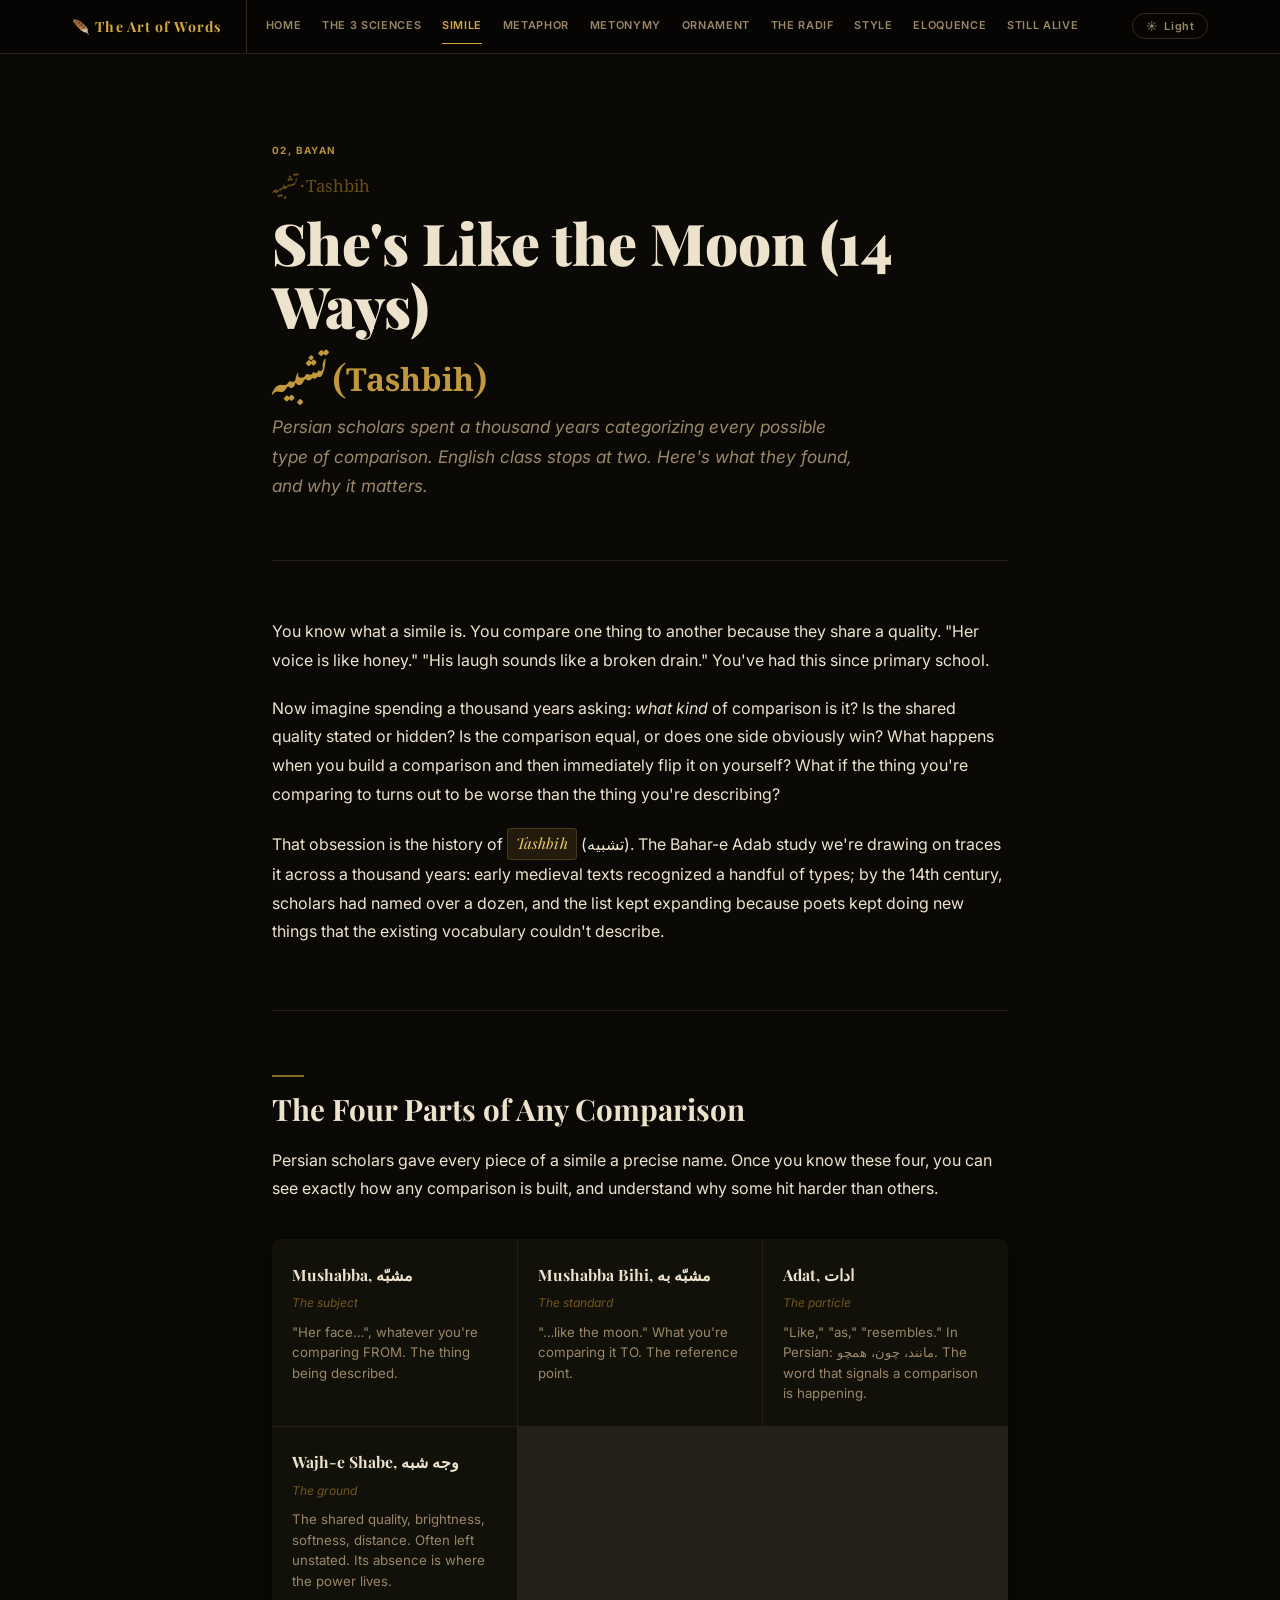
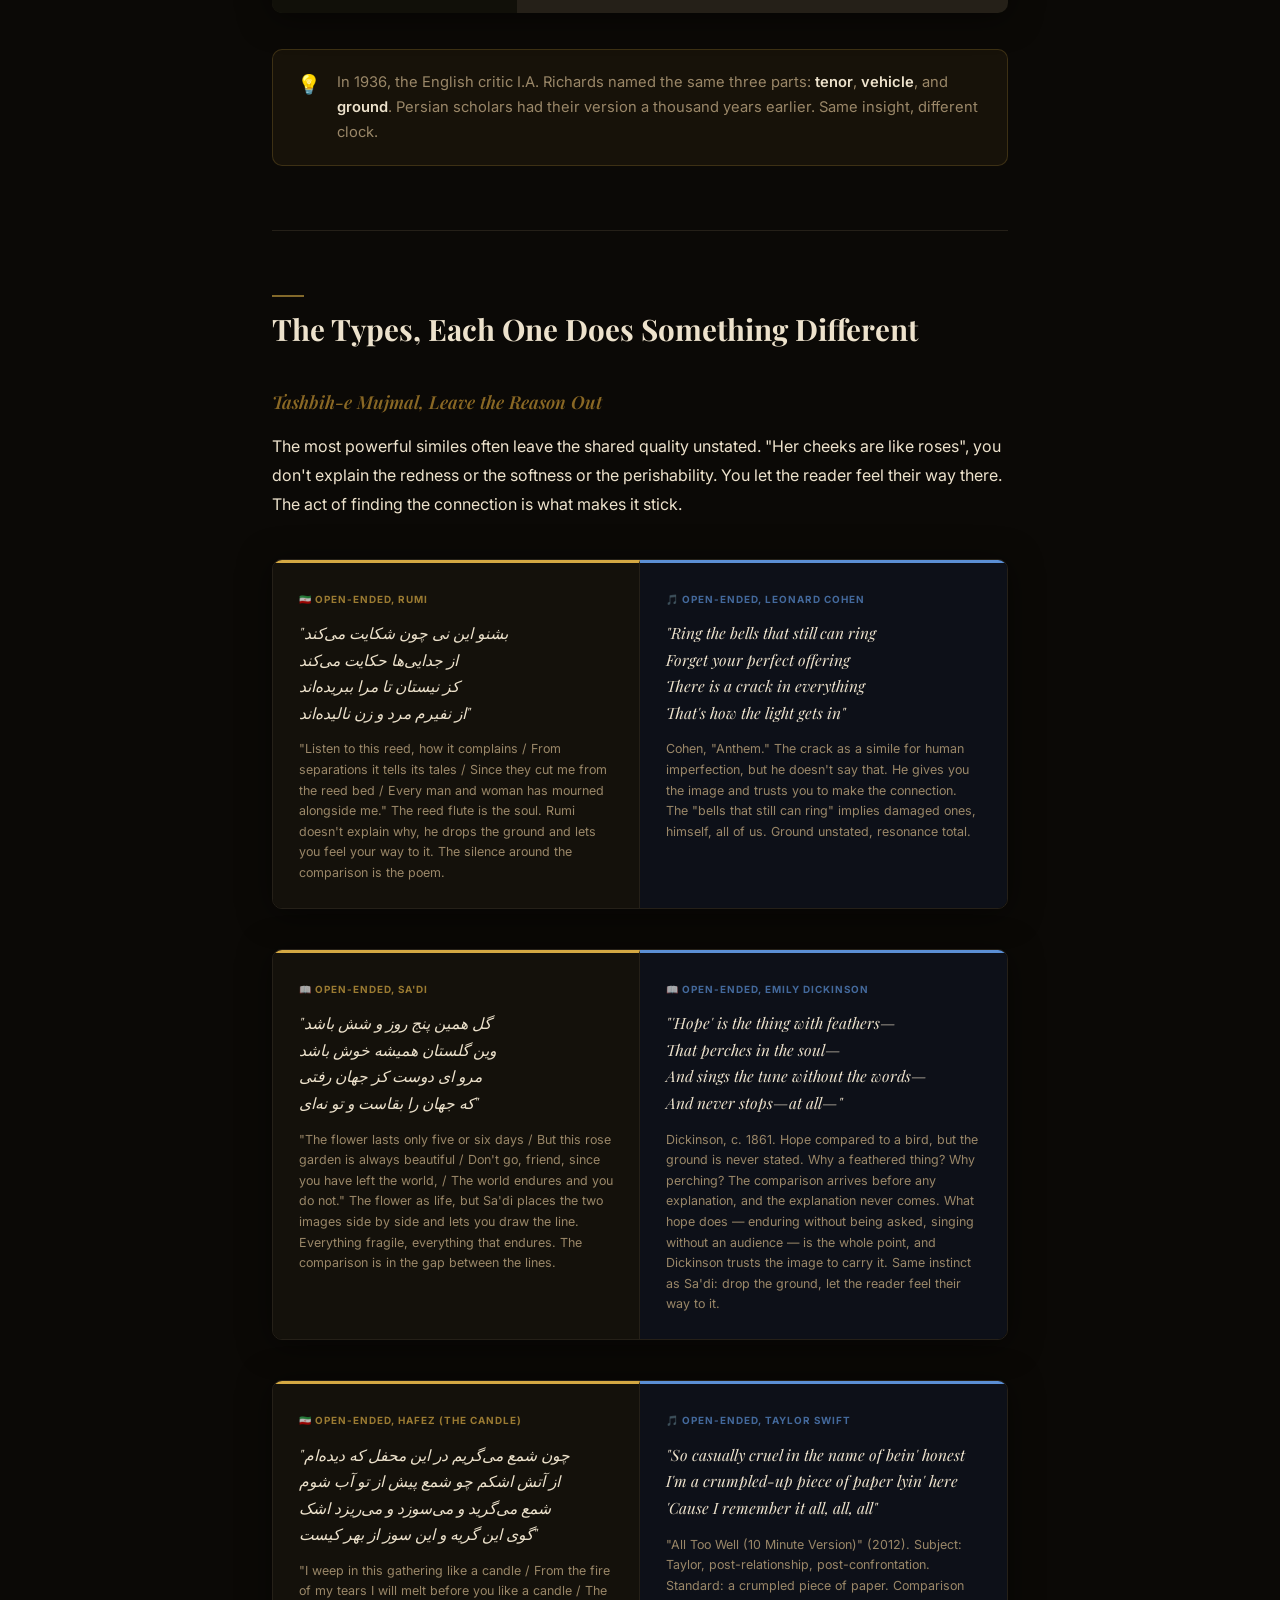
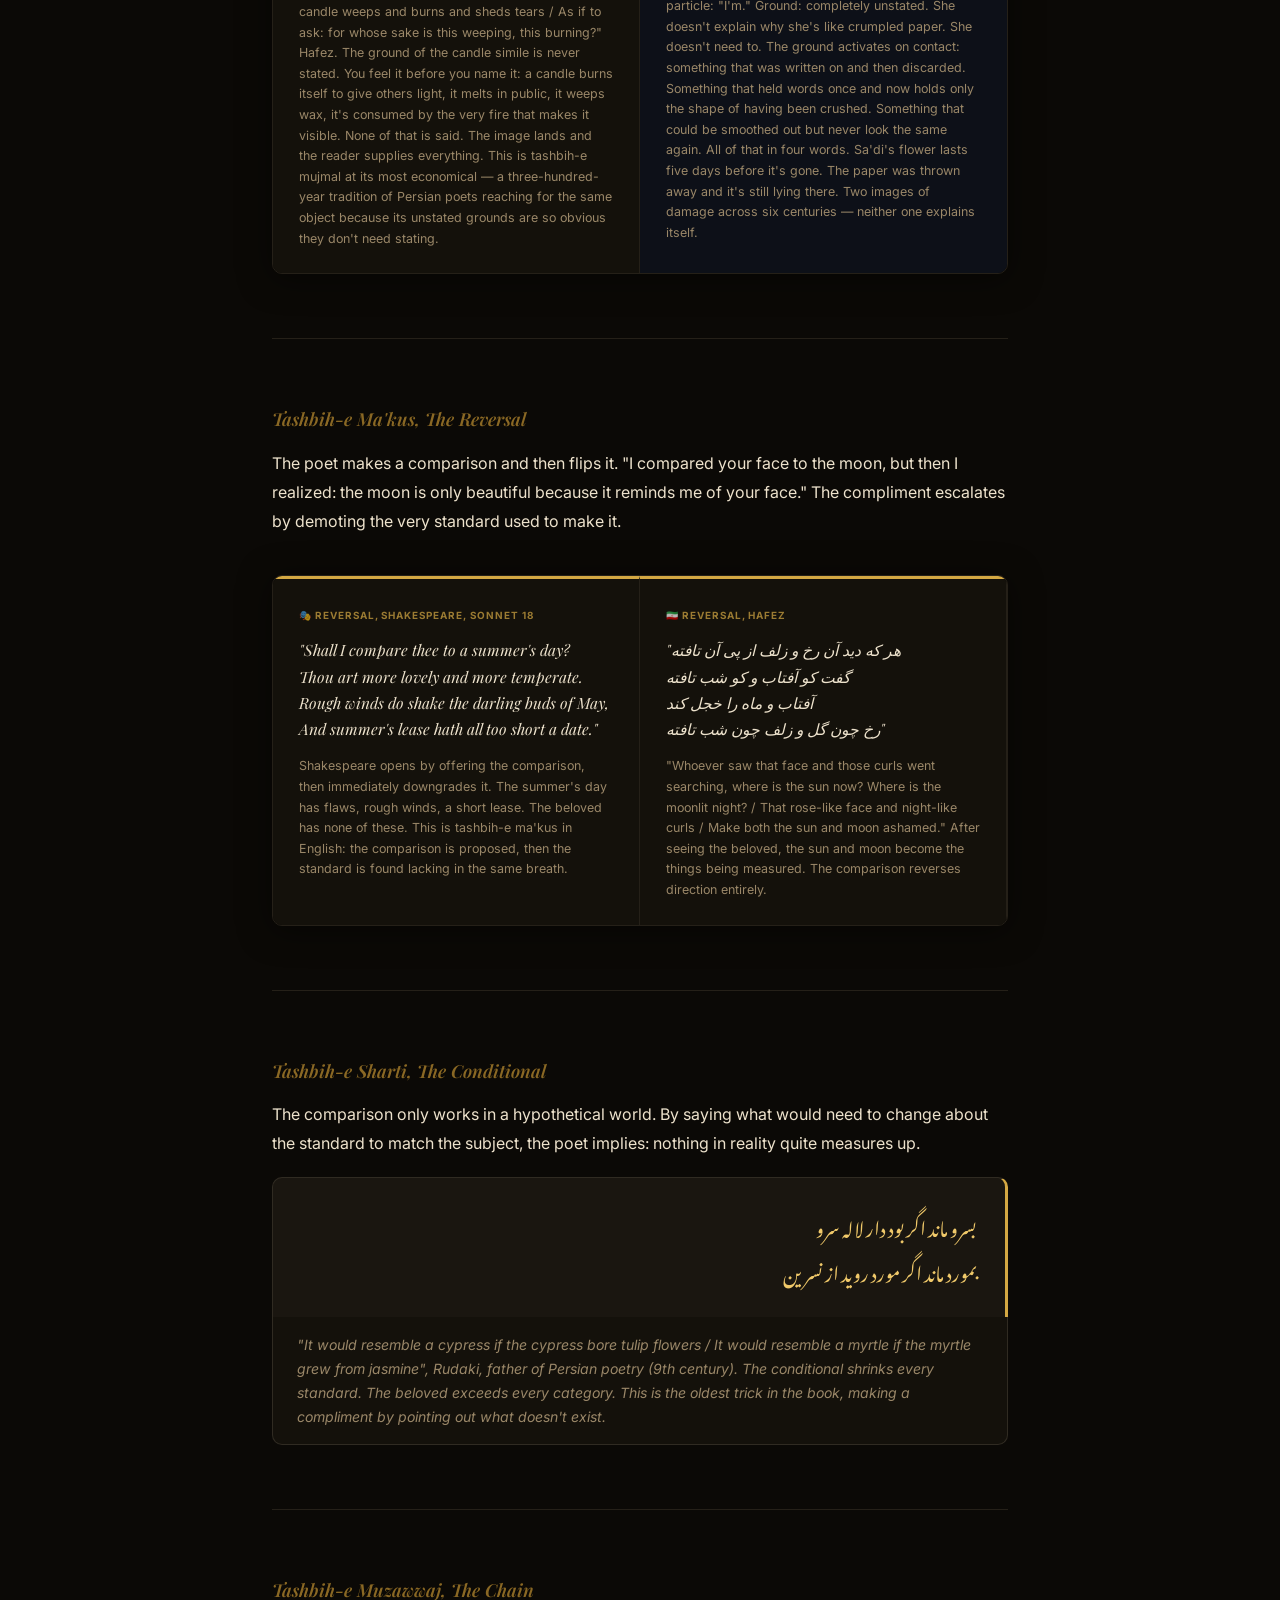
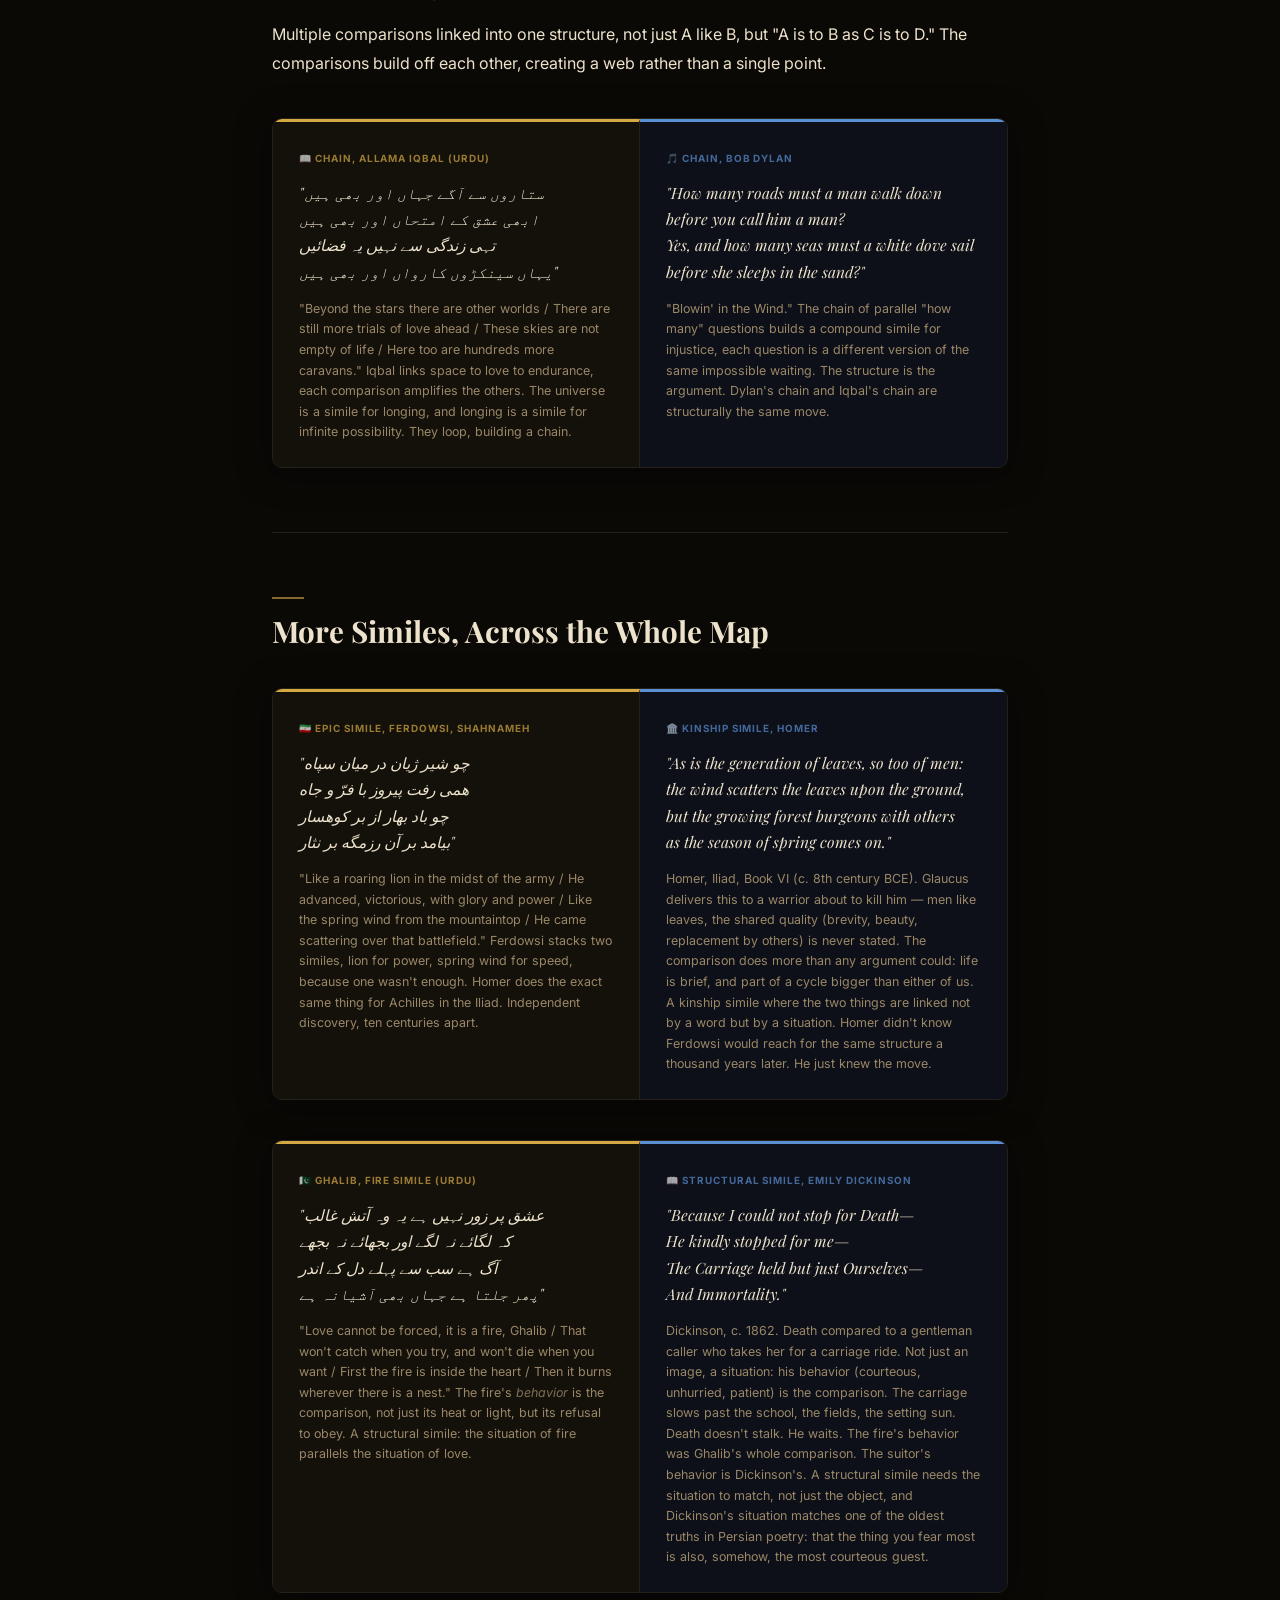
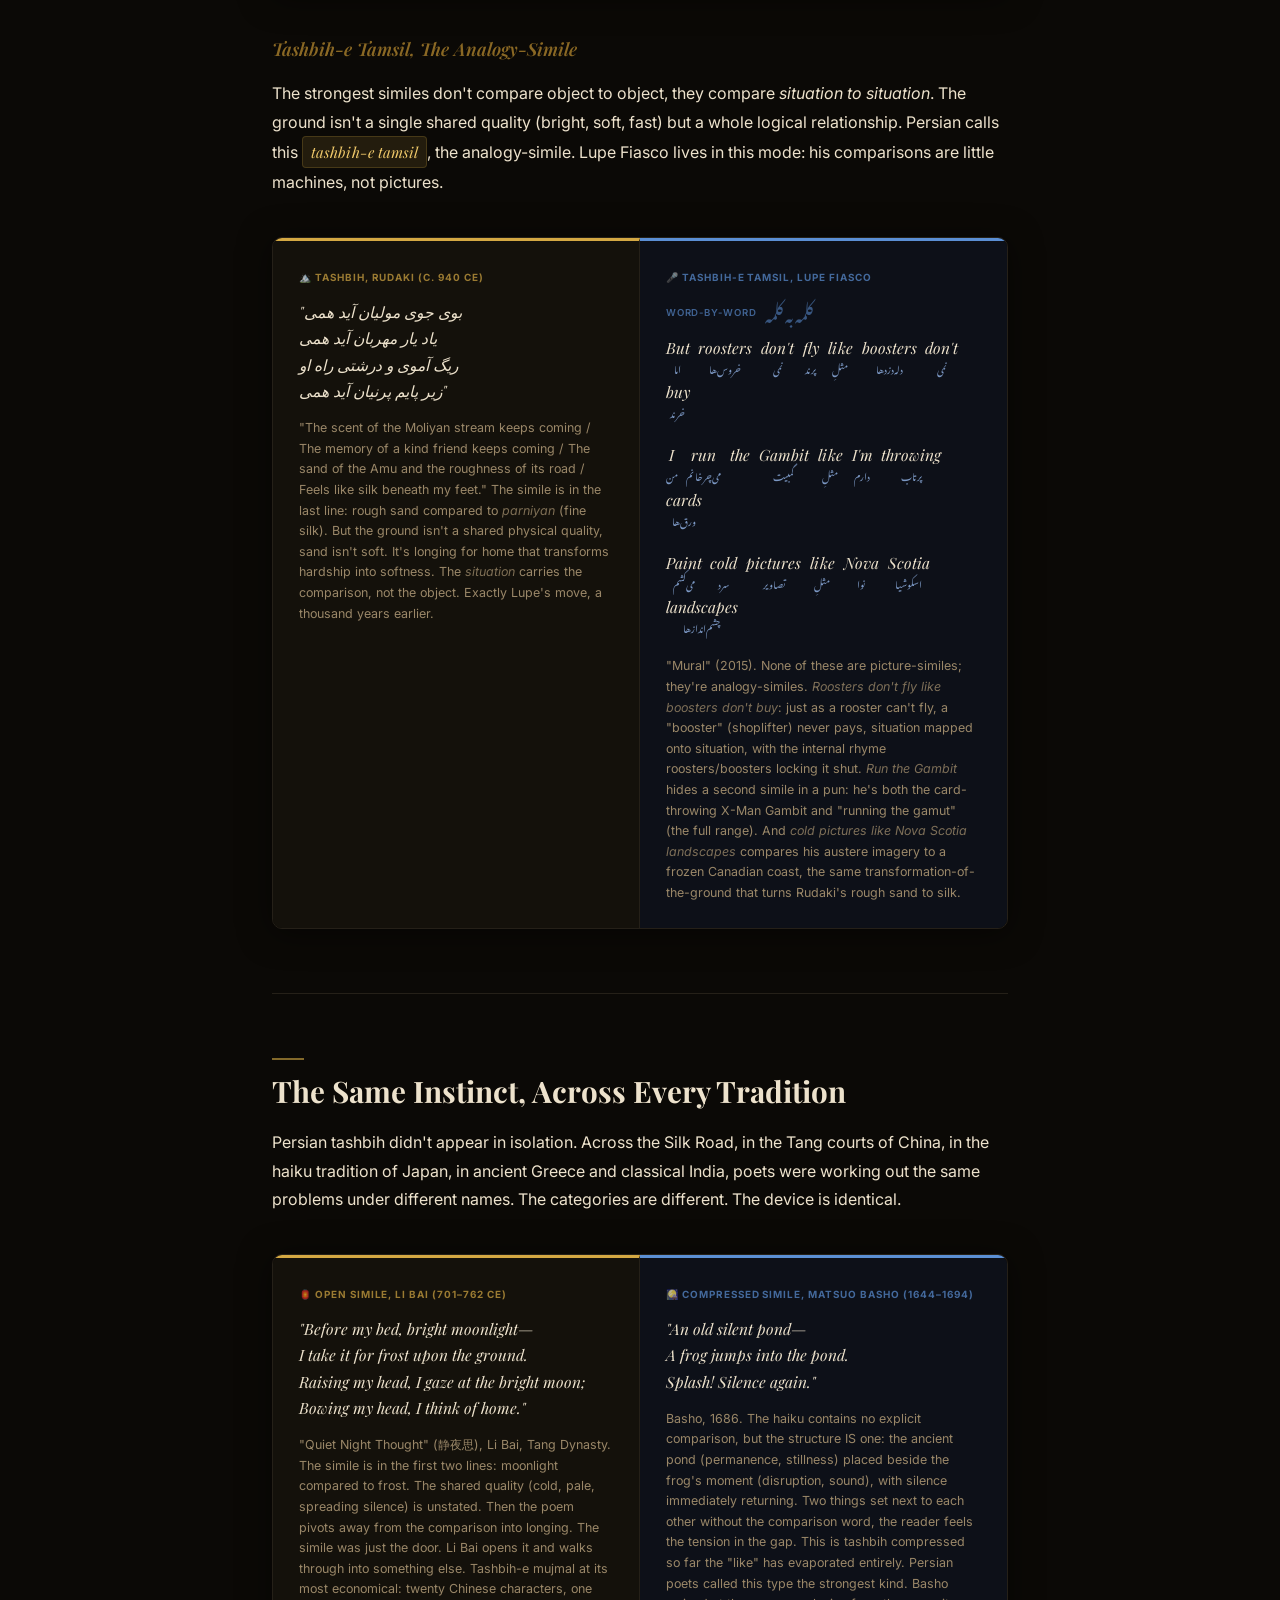
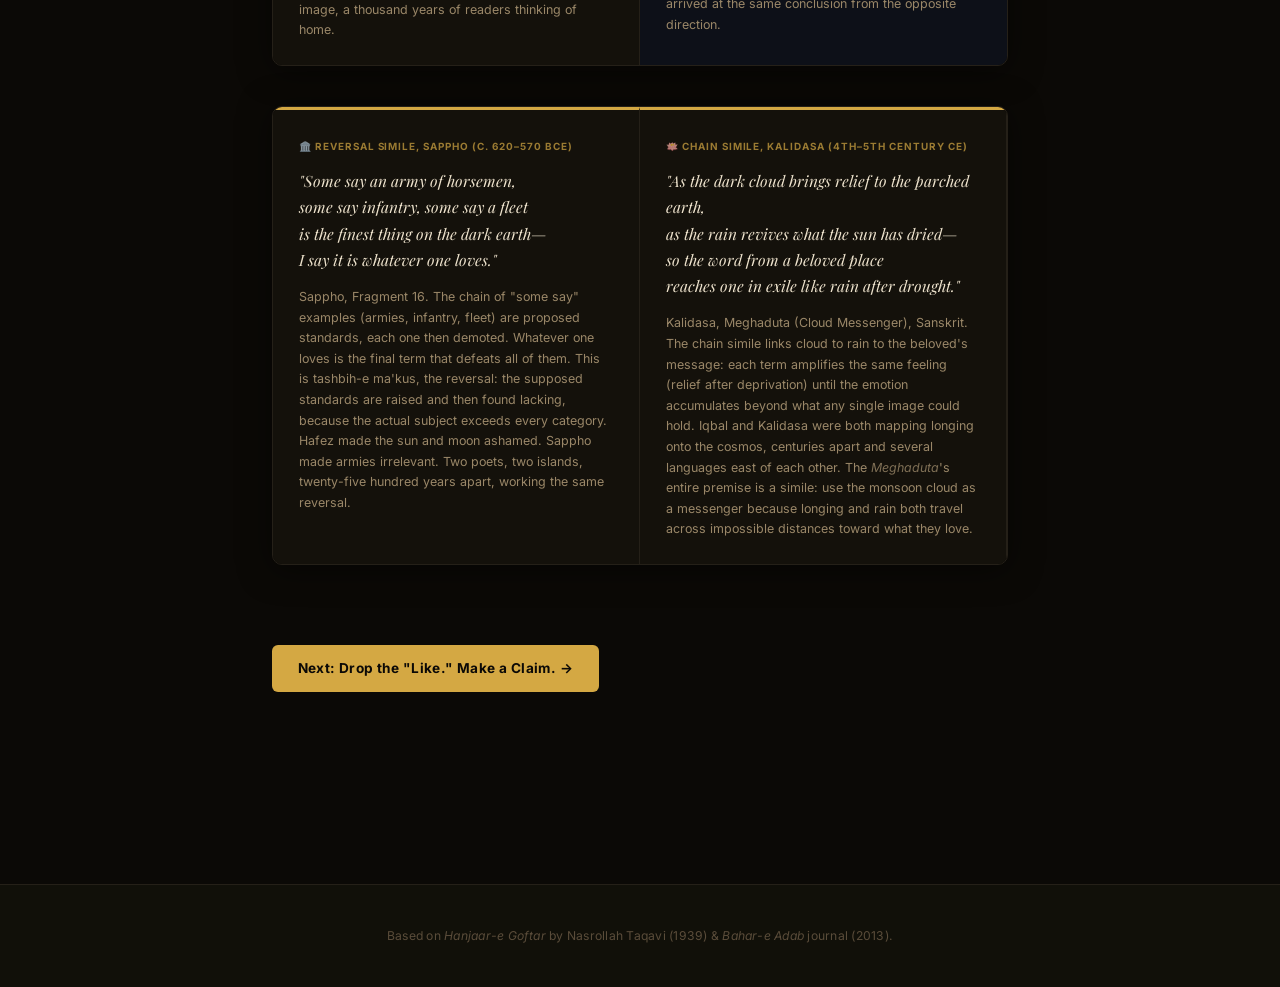
<file: articles/02-tashbih.html>
<!DOCTYPE html>
<html lang="en">
<head>
  <meta charset="UTF-8" />
  <meta name="viewport" content="width=device-width, initial-scale=1.0" />
  <title>She's Like the Moon (14 Ways), The Art of Words</title>
  <link rel="stylesheet" href="../style.css?v=2" />
</head>
<body>
<div id="progress-bar"></div>
<nav>
  <div class="nav-inner">
    <a class="nav-brand" href="../index.html">🪶 The Art of Words</a>
    <ul class="nav-links">
      <li><a href="../index.html">Home</a></li>
      <li><a href="01-three-sciences.html">The 3 Sciences</a></li>
      <li><a href="02-tashbih.html" class="active">Simile</a></li>
      <li><a href="03-istiaara.html">Metaphor</a></li>
      <li><a href="04-majaz-kinaya.html">Metonymy</a></li>
      <li><a href="05-badi.html">Ornament</a></li>
      <li><a href="06-radif.html">The Radif</a></li>
      <li><a href="07-sabk.html">Style</a></li>
      <li><a href="08-fasahat.html">Eloquence</a></li>
      <li><a href="09-living-tradition.html">Still Alive</a></li>
    </ul>
    <button class="dark-toggle" id="darkBtn" onclick="toggleDark()"><span class="icon">☀️</span> <span id="darkLabel">Light</span></button>
  </div>
</nav>


<div class="page-wrapper">
  <div class="page-header">
    <div class="page-tag">02, Bayan</div>
  <span class="page-tag-farsi" lang="fa">تشبیه · Tashbih</span>
    <h1>She's Like the Moon (14 Ways)<br><span class='farsi-title'>تشبیه (Tashbih)</span></h1>
    <p class="subtitle">Persian scholars spent a thousand years categorizing every possible type of comparison. English class stops at two. Here's what they found, and why it matters.</p>
  </div>

  <p>You know what a simile is. You compare one thing to another because they share a quality. "Her voice is like honey." "His laugh sounds like a broken drain." You've had this since primary school.</p>
  <p>Now imagine spending a thousand years asking: <em>what kind</em> of comparison is it? Is the shared quality stated or hidden? Is the comparison equal, or does one side obviously win? What happens when you build a comparison and then immediately flip it on yourself? What if the thing you're comparing to turns out to be worse than the thing you're describing?</p>
  <p>That obsession is the history of <span class="term">Tashbih</span> (تشبیه). The Bahar-e Adab study we're drawing on traces it across a thousand years: early medieval texts recognized a handful of types; by the 14th century, scholars had named over a dozen, and the list kept expanding because poets kept doing new things that the existing vocabulary couldn't describe.</p>

  <hr class="divider" />

  <h2>The Four Parts of Any Comparison</h2>
  <p>Persian scholars gave every piece of a simile a precise name. Once you know these four, you can see exactly how any comparison is built, and understand why some hit harder than others.</p>

  <div class="type-grid">
    <div class="type-card">
      <h4>Mushabba, مشبّه</h4>
      <span class="type-arabic">The subject</span>
      <p>"Her face…", whatever you're comparing FROM. The thing being described.</p>
    </div>
    <div class="type-card">
      <h4>Mushabba Bihi, مشبّه به</h4>
      <span class="type-arabic">The standard</span>
      <p>"…like the moon." What you're comparing it TO. The reference point.</p>
    </div>
    <div class="type-card">
      <h4>Adat, ادات</h4>
      <span class="type-arabic">The particle</span>
      <p>"Like," "as," "resembles." In Persian: مانند، چون، همچو. The word that signals a comparison is happening.</p>
    </div>
    <div class="type-card">
      <h4>Wajh-e Shabe, وجه شبه</h4>
      <span class="type-arabic">The ground</span>
      <p>The shared quality, brightness, softness, distance. Often left unstated. Its absence is where the power lives.</p>
    </div>
  </div>

  <div class="callout">
    <span class="callout-icon">💡</span>
    <p>In 1936, the English critic I.A. Richards named the same three parts: <strong>tenor</strong>, <strong>vehicle</strong>, and <strong>ground</strong>. Persian scholars had their version a thousand years earlier. Same insight, different clock.</p>
  </div>

  <hr class="divider" />

  <h2>The Types, Each One Does Something Different</h2>

  <h3>Tashbih-e Mujmal, Leave the Reason Out</h3>
  <p>The most powerful similes often leave the shared quality unstated. "Her cheeks are like roses", you don't explain the redness or the softness or the perishability. You let the reader feel their way there. The act of finding the connection is what makes it stick.</p>

  <div class="compare-grid">
    <div class="compare-card east">
      <div class="compare-label">🇮🇷 Open-ended, Rumi</div>
      <blockquote>"بشنو این نی چون شکایت می‌کند<br>از جدایی‌ها حکایت می‌کند<br>کز نیستان تا مرا ببریده‌اند<br>از نفیرم مرد و زن نالیده‌اند"</blockquote>
      <div class="source">"Listen to this reed, how it complains / From separations it tells its tales / Since they cut me from the reed bed / Every man and woman has mourned alongside me." The reed flute is the soul. Rumi doesn't explain why, he drops the ground and lets you feel your way to it. The silence around the comparison is the poem.</div>
    </div>
    <div class="compare-card west">
      <div class="compare-label">🎵 Open-ended, Leonard Cohen</div>
      <blockquote>"Ring the bells that still can ring<br>Forget your perfect offering<br>There is a crack in everything<br>That's how the light gets in"</blockquote>
      <div class="source">Cohen, "Anthem." The crack as a simile for human imperfection, but he doesn't say that. He gives you the image and trusts you to make the connection. The "bells that still can ring" implies damaged ones, himself, all of us. Ground unstated, resonance total.</div>
    </div>
  </div>

  <div class="compare-grid">
    <div class="compare-card east">
      <div class="compare-label">📖 Open-ended, Sa'di</div>
      <blockquote>"گل همین پنج روز و شش باشد<br>وین گلستان همیشه خوش باشد<br>مرو ای دوست کز جهان رفتی<br>که جهان را بقاست و تو نه‌ای"</blockquote>
      <div class="source">"The flower lasts only five or six days / But this rose garden is always beautiful / Don't go, friend, since you have left the world, / The world endures and you do not." The flower as life, but Sa'di places the two images side by side and lets you draw the line. Everything fragile, everything that endures. The comparison is in the gap between the lines.</div>
    </div>
    <div class="compare-card west">
      <div class="compare-label">📖 Open-ended, Emily Dickinson</div>
      <blockquote>"'Hope' is the thing with feathers—<br>That perches in the soul—<br>And sings the tune without the words—<br>And never stops—at all—"</blockquote>
      <div class="source">Dickinson, c. 1861. Hope compared to a bird, but the ground is never stated. Why a feathered thing? Why perching? The comparison arrives before any explanation, and the explanation never comes. What hope does — enduring without being asked, singing without an audience — is the whole point, and Dickinson trusts the image to carry it. Same instinct as Sa'di: drop the ground, let the reader feel their way to it.</div>
    </div>
  </div>

  <div class="compare-grid">
    <div class="compare-card east">
      <div class="compare-label">🇮🇷 Open-ended, Hafez (the candle)</div>
      <blockquote>"چون شمع می‌گریم در این محفل که دیده‌ام<br>از آتش اشکم چو شمع پیش از تو آب شوم<br>شمع می‌گرید و می‌سوزد و می‌ریزد اشک<br>گوی این گریه و این سوز از بهر کیست"</blockquote>
      <div class="source">"I weep in this gathering like a candle / From the fire of my tears I will melt before you like a candle / The candle weeps and burns and sheds tears / As if to ask: for whose sake is this weeping, this burning?" Hafez. The ground of the candle simile is never stated. You feel it before you name it: a candle burns itself to give others light, it melts in public, it weeps wax, it's consumed by the very fire that makes it visible. None of that is said. The image lands and the reader supplies everything. This is tashbih-e mujmal at its most economical — a three-hundred-year tradition of Persian poets reaching for the same object because its unstated grounds are so obvious they don't need stating.</div>
    </div>
    <div class="compare-card west">
      <div class="compare-label">🎵 Open-ended, Taylor Swift</div>
      <blockquote>"So casually cruel in the name of bein' honest<br>I'm a crumpled-up piece of paper lyin' here<br>'Cause I remember it all, all, all"</blockquote>
      <div class="source">"All Too Well (10 Minute Version)" (2012). Subject: Taylor, post-relationship, post-confrontation. Standard: a crumpled piece of paper. Comparison particle: "I'm." Ground: completely unstated. She doesn't explain why she's like crumpled paper. She doesn't need to. The ground activates on contact: something that was written on and then discarded. Something that held words once and now holds only the shape of having been crushed. Something that could be smoothed out but never look the same again. All of that in four words. Sa'di's flower lasts five days before it's gone. The paper was thrown away and it's still lying there. Two images of damage across six centuries — neither one explains itself.</div>
    </div>
  </div>

  <hr class="divider" />

  <h3>Tashbih-e Ma'kus, The Reversal</h3>
  <p>The poet makes a comparison and then flips it. "I compared your face to the moon, but then I realized: the moon is only beautiful because it reminds me of your face." The compliment escalates by demoting the very standard used to make it.</p>

  <div class="compare-grid">
    <div class="compare-card east">
      <div class="compare-label">🎭 Reversal, Shakespeare, Sonnet 18</div>
      <blockquote>"Shall I compare thee to a summer's day?<br>Thou art more lovely and more temperate.<br>Rough winds do shake the darling buds of May,<br>And summer's lease hath all too short a date."</blockquote>
      <div class="source">Shakespeare opens by offering the comparison, then immediately downgrades it. The summer's day has flaws, rough winds, a short lease. The beloved has none of these. This is tashbih-e ma'kus in English: the comparison is proposed, then the standard is found lacking in the same breath.</div>
    </div>
    <div class="compare-card east">
      <div class="compare-label">🇮🇷 Reversal, Hafez</div>
      <blockquote>"هر که دید آن رخ و زلف از پی آن تافته<br>گفت کو آفتاب و کو شب تافته<br>آفتاب و ماه را خجل کند<br>رخ چون گل و زلف چون شب تافته"</blockquote>
      <div class="source">"Whoever saw that face and those curls went searching, where is the sun now? Where is the moonlit night? / That rose-like face and night-like curls / Make both the sun and moon ashamed." After seeing the beloved, the sun and moon become the things being measured. The comparison reverses direction entirely.</div>
    </div>
  </div>

  <hr class="divider" />

  <h3>Tashbih-e Sharti, The Conditional</h3>
  <p>The comparison only works in a hypothetical world. By saying what would need to change about the standard to match the subject, the poet implies: nothing in reality quite measures up.</p>

  <div class="verse-farsi">بسرو ماند اگر بود دار لاله سرو<br>بمورد ماند اگر مورد روید از نسرین</div>
  <div class="verse-translation">"It would resemble a cypress if the cypress bore tulip flowers / It would resemble a myrtle if the myrtle grew from jasmine", Rudaki, father of Persian poetry (9th century). The conditional shrinks every standard. The beloved exceeds every category. This is the oldest trick in the book, making a compliment by pointing out what doesn't exist.</div>

  <hr class="divider" />

  <h3>Tashbih-e Muzawwaj, The Chain</h3>
  <p>Multiple comparisons linked into one structure, not just A like B, but "A is to B as C is to D." The comparisons build off each other, creating a web rather than a single point.</p>

  <div class="compare-grid">
    <div class="compare-card east">
      <div class="compare-label">📖 Chain, Allama Iqbal (Urdu)</div>
      <blockquote>"ستاروں سے آگے جہاں اور بھی ہیں<br>ابھی عشق کے امتحاں اور بھی ہیں<br>تہی زندگی سے نہیں یہ فضائیں<br>یہاں سینکڑوں کارواں اور بھی ہیں"</blockquote>
      <div class="source">"Beyond the stars there are other worlds / There are still more trials of love ahead / These skies are not empty of life / Here too are hundreds more caravans." Iqbal links space to love to endurance, each comparison amplifies the others. The universe is a simile for longing, and longing is a simile for infinite possibility. They loop, building a chain.</div>
    </div>
    <div class="compare-card west">
      <div class="compare-label">🎵 Chain, Bob Dylan</div>
      <blockquote>"How many roads must a man walk down<br>before you call him a man?<br>Yes, and how many seas must a white dove sail<br>before she sleeps in the sand?"</blockquote>
      <div class="source">"Blowin' in the Wind." The chain of parallel "how many" questions builds a compound simile for injustice, each question is a different version of the same impossible waiting. The structure is the argument. Dylan's chain and Iqbal's chain are structurally the same move.</div>
    </div>
  </div>

  <hr class="divider" />

  <h2>More Similes, Across the Whole Map</h2>

  <div class="compare-grid">
    <div class="compare-card east">
      <div class="compare-label">🇮🇷 Epic Simile, Ferdowsi, Shahnameh</div>
      <blockquote>"چو شیر ژیان در میان سپاه<br>همی رفت پیروز با فرّ و جاه<br>چو باد بهار از بر کوهسار<br>بیامد بر آن رزمگه بر نثار"</blockquote>
      <div class="source">"Like a roaring lion in the midst of the army / He advanced, victorious, with glory and power / Like the spring wind from the mountaintop / He came scattering over that battlefield." Ferdowsi stacks two similes, lion for power, spring wind for speed, because one wasn't enough. Homer does the exact same thing for Achilles in the Iliad. Independent discovery, ten centuries apart.</div>
    </div>
    <div class="compare-card west">
      <div class="compare-label">🏛️ Kinship Simile, Homer</div>
      <blockquote>"As is the generation of leaves, so too of men:<br>the wind scatters the leaves upon the ground,<br>but the growing forest burgeons with others<br>as the season of spring comes on."</blockquote>
      <div class="source">Homer, Iliad, Book VI (c. 8th century BCE). Glaucus delivers this to a warrior about to kill him — men like leaves, the shared quality (brevity, beauty, replacement by others) is never stated. The comparison does more than any argument could: life is brief, and part of a cycle bigger than either of us. A kinship simile where the two things are linked not by a word but by a situation. Homer didn't know Ferdowsi would reach for the same structure a thousand years later. He just knew the move.</div>
    </div>
  </div>

  <div class="compare-grid">
    <div class="compare-card east">
      <div class="compare-label">🇵🇰 Ghalib, Fire simile (Urdu)</div>
      <blockquote>"عشق پر زور نہیں ہے یہ وہ آتش غالب<br>کہ لگائے نہ لگے اور بجھائے نہ بجھے<br>آگ ہے سب سے پہلے دل کے اندر<br>پھر جلتا ہے جہاں بھی آشیانہ ہے"</blockquote>
      <div class="source">"Love cannot be forced, it is a fire, Ghalib / That won't catch when you try, and won't die when you want / First the fire is inside the heart / Then it burns wherever there is a nest." The fire's <em>behavior</em> is the comparison, not just its heat or light, but its refusal to obey. A structural simile: the situation of fire parallels the situation of love.</div>
    </div>
    <div class="compare-card west">
      <div class="compare-label">📖 Structural Simile, Emily Dickinson</div>
      <blockquote>"Because I could not stop for Death—<br>He kindly stopped for me—<br>The Carriage held but just Ourselves—<br>And Immortality."</blockquote>
      <div class="source">Dickinson, c. 1862. Death compared to a gentleman caller who takes her for a carriage ride. Not just an image, a situation: his behavior (courteous, unhurried, patient) is the comparison. The carriage slows past the school, the fields, the setting sun. Death doesn't stalk. He waits. The fire's behavior was Ghalib's whole comparison. The suitor's behavior is Dickinson's. A structural simile needs the situation to match, not just the object, and Dickinson's situation matches one of the oldest truths in Persian poetry: that the thing you fear most is also, somehow, the most courteous guest.</div>
    </div>
  </div>

  <h3>Tashbih-e Tamsil, The Analogy-Simile</h3>
  <p>The strongest similes don't compare object to object, they compare <em>situation to situation</em>. The ground isn't a single shared quality (bright, soft, fast) but a whole logical relationship. Persian calls this <span class="term">tashbih-e tamsil</span>, the analogy-simile. Lupe Fiasco lives in this mode: his comparisons are little machines, not pictures.</p>

  <div class="compare-grid">
    <div class="compare-card east">
      <div class="compare-label">🏔️ Tashbih, Rudaki (c. 940 CE)</div>
      <blockquote>"بوی جوی مولیان آید همی<br>یاد یار مهربان آید همی<br>ریگ آموی و درشتی راه او<br>زیر پایم پرنیان آید همی"</blockquote>
      <div class="source">"The scent of the Moliyan stream keeps coming / The memory of a kind friend keeps coming / The sand of the Amu and the roughness of its road / Feels like silk beneath my feet." The simile is in the last line: rough sand compared to <em>parniyan</em> (fine silk). But the ground isn't a shared physical quality, sand isn't soft. It's longing for home that transforms hardship into softness. The <em>situation</em> carries the comparison, not the object. Exactly Lupe's move, a thousand years earlier.</div>
    </div>
    <div class="compare-card west">
      <div class="compare-label">🎤 Tashbih-e Tamsil, Lupe Fiasco</div>
      <div class="gloss-note">Word-by-word <span lang="fa">کلمه به کلمه</span></div>
      <div class="gloss-quote">
        <div class="gline"><span class="gw"><span class="we">But</span><span class="wf">اما</span></span><span class="gw"><span class="we">roosters</span><span class="wf">خروس‌ها</span></span><span class="gw"><span class="we">don't</span><span class="wf">نمی‌</span></span><span class="gw"><span class="we">fly</span><span class="wf">پرند</span></span><span class="gw"><span class="we">like</span><span class="wf">مثلِ</span></span><span class="gw"><span class="we">boosters</span><span class="wf">دله‌دزدها</span></span><span class="gw"><span class="we">don't</span><span class="wf">نمی‌</span></span><span class="gw"><span class="we">buy</span><span class="wf">خرند</span></span></div>
        <div class="gline"><span class="gw"><span class="we">I</span><span class="wf">من</span></span><span class="gw"><span class="we">run</span><span class="wf">می‌چرخانم</span></span><span class="gw"><span class="we">the</span><span class="wf">ـ</span></span><span class="gw"><span class="we">Gambit</span><span class="wf">گمبیت</span></span><span class="gw"><span class="we">like</span><span class="wf">مثلِ</span></span><span class="gw"><span class="we">I'm</span><span class="wf">دارم</span></span><span class="gw"><span class="we">throwing</span><span class="wf">پرتاب</span></span><span class="gw"><span class="we">cards</span><span class="wf">ورق‌ها</span></span></div>
        <div class="gline"><span class="gw"><span class="we">Paint</span><span class="wf">می‌کشم</span></span><span class="gw"><span class="we">cold</span><span class="wf">سرد</span></span><span class="gw"><span class="we">pictures</span><span class="wf">تصاویر</span></span><span class="gw"><span class="we">like</span><span class="wf">مثلِ</span></span><span class="gw"><span class="we">Nova</span><span class="wf">نوا</span></span><span class="gw"><span class="we">Scotia</span><span class="wf">اسکوشیا</span></span><span class="gw"><span class="we">landscapes</span><span class="wf">چشم‌اندازها</span></span></div>
      </div>
      <div class="source">"Mural" (2015). None of these are picture-similes; they're analogy-similes. <em>Roosters don't fly like boosters don't buy</em>: just as a rooster can't fly, a "booster" (shoplifter) never pays, situation mapped onto situation, with the internal rhyme roosters/boosters locking it shut. <em>Run the Gambit</em> hides a second simile in a pun: he's both the card-throwing X-Man Gambit and "running the gamut" (the full range). And <em>cold pictures like Nova Scotia landscapes</em> compares his austere imagery to a frozen Canadian coast, the same transformation-of-the-ground that turns Rudaki's rough sand to silk.</div>
    </div>
  </div>

  <hr class="divider" />

  <h2>The Same Instinct, Across Every Tradition</h2>

  <p>Persian tashbih didn't appear in isolation. Across the Silk Road, in the Tang courts of China, in the haiku tradition of Japan, in ancient Greece and classical India, poets were working out the same problems under different names. The categories are different. The device is identical.</p>

  <div class="compare-grid">
    <div class="compare-card east">
      <div class="compare-label">🏮 Open Simile, Li Bai (701–762 CE)</div>
      <blockquote>"Before my bed, bright moonlight—<br>I take it for frost upon the ground.<br>Raising my head, I gaze at the bright moon;<br>Bowing my head, I think of home."</blockquote>
      <div class="source">"Quiet Night Thought" (静夜思), Li Bai, Tang Dynasty. The simile is in the first two lines: moonlight compared to frost. The shared quality (cold, pale, spreading silence) is unstated. Then the poem pivots away from the comparison into longing. The simile was just the door. Li Bai opens it and walks through into something else. Tashbih-e mujmal at its most economical: twenty Chinese characters, one image, a thousand years of readers thinking of home.</div>
    </div>
    <div class="compare-card west">
      <div class="compare-label">🎑 Compressed Simile, Matsuo Basho (1644–1694)</div>
      <blockquote>"An old silent pond—<br>A frog jumps into the pond.<br>Splash! Silence again."</blockquote>
      <div class="source">Basho, 1686. The haiku contains no explicit comparison, but the structure IS one: the ancient pond (permanence, stillness) placed beside the frog's moment (disruption, sound), with silence immediately returning. Two things set next to each other without the comparison word, the reader feels the tension in the gap. This is tashbih compressed so far the "like" has evaporated entirely. Persian poets called this type the strongest kind. Basho arrived at the same conclusion from the opposite direction.</div>
    </div>
  </div>

  <div class="compare-grid">
    <div class="compare-card east">
      <div class="compare-label">🏛️ Reversal Simile, Sappho (c. 620–570 BCE)</div>
      <blockquote>"Some say an army of horsemen,<br>some say infantry, some say a fleet<br>is the finest thing on the dark earth—<br>I say it is whatever one loves."</blockquote>
      <div class="source">Sappho, Fragment 16. The chain of "some say" examples (armies, infantry, fleet) are proposed standards, each one then demoted. Whatever one loves is the final term that defeats all of them. This is tashbih-e ma'kus, the reversal: the supposed standards are raised and then found lacking, because the actual subject exceeds every category. Hafez made the sun and moon ashamed. Sappho made armies irrelevant. Two poets, two islands, twenty-five hundred years apart, working the same reversal.</div>
    </div>
    <div class="compare-card east">
      <div class="compare-label">🪷 Chain Simile, Kalidasa (4th–5th century CE)</div>
      <blockquote>"As the dark cloud brings relief to the parched earth,<br>as the rain revives what the sun has dried—<br>so the word from a beloved place<br>reaches one in exile like rain after drought."</blockquote>
      <div class="source">Kalidasa, Meghaduta (Cloud Messenger), Sanskrit. The chain simile links cloud to rain to the beloved's message: each term amplifies the same feeling (relief after deprivation) until the emotion accumulates beyond what any single image could hold. Iqbal and Kalidasa were both mapping longing onto the cosmos, centuries apart and several languages east of each other. The <em>Meghaduta</em>'s entire premise is a simile: use the monsoon cloud as a messenger because longing and rain both travel across impossible distances toward what they love.</div>
    </div>
  </div>

  <a href="03-istiaara.html" class="btn">Next: Drop the "Like." Make a Claim. →</a>
</div>

<footer>Based on <em>Hanjaar-e Goftar</em> by Nasrollah Taqavi (1939) &amp; <em>Bahar-e Adab</em> journal (2013).</footer>
<script src="../anim.js"></script>
</body>
</html>
</file>
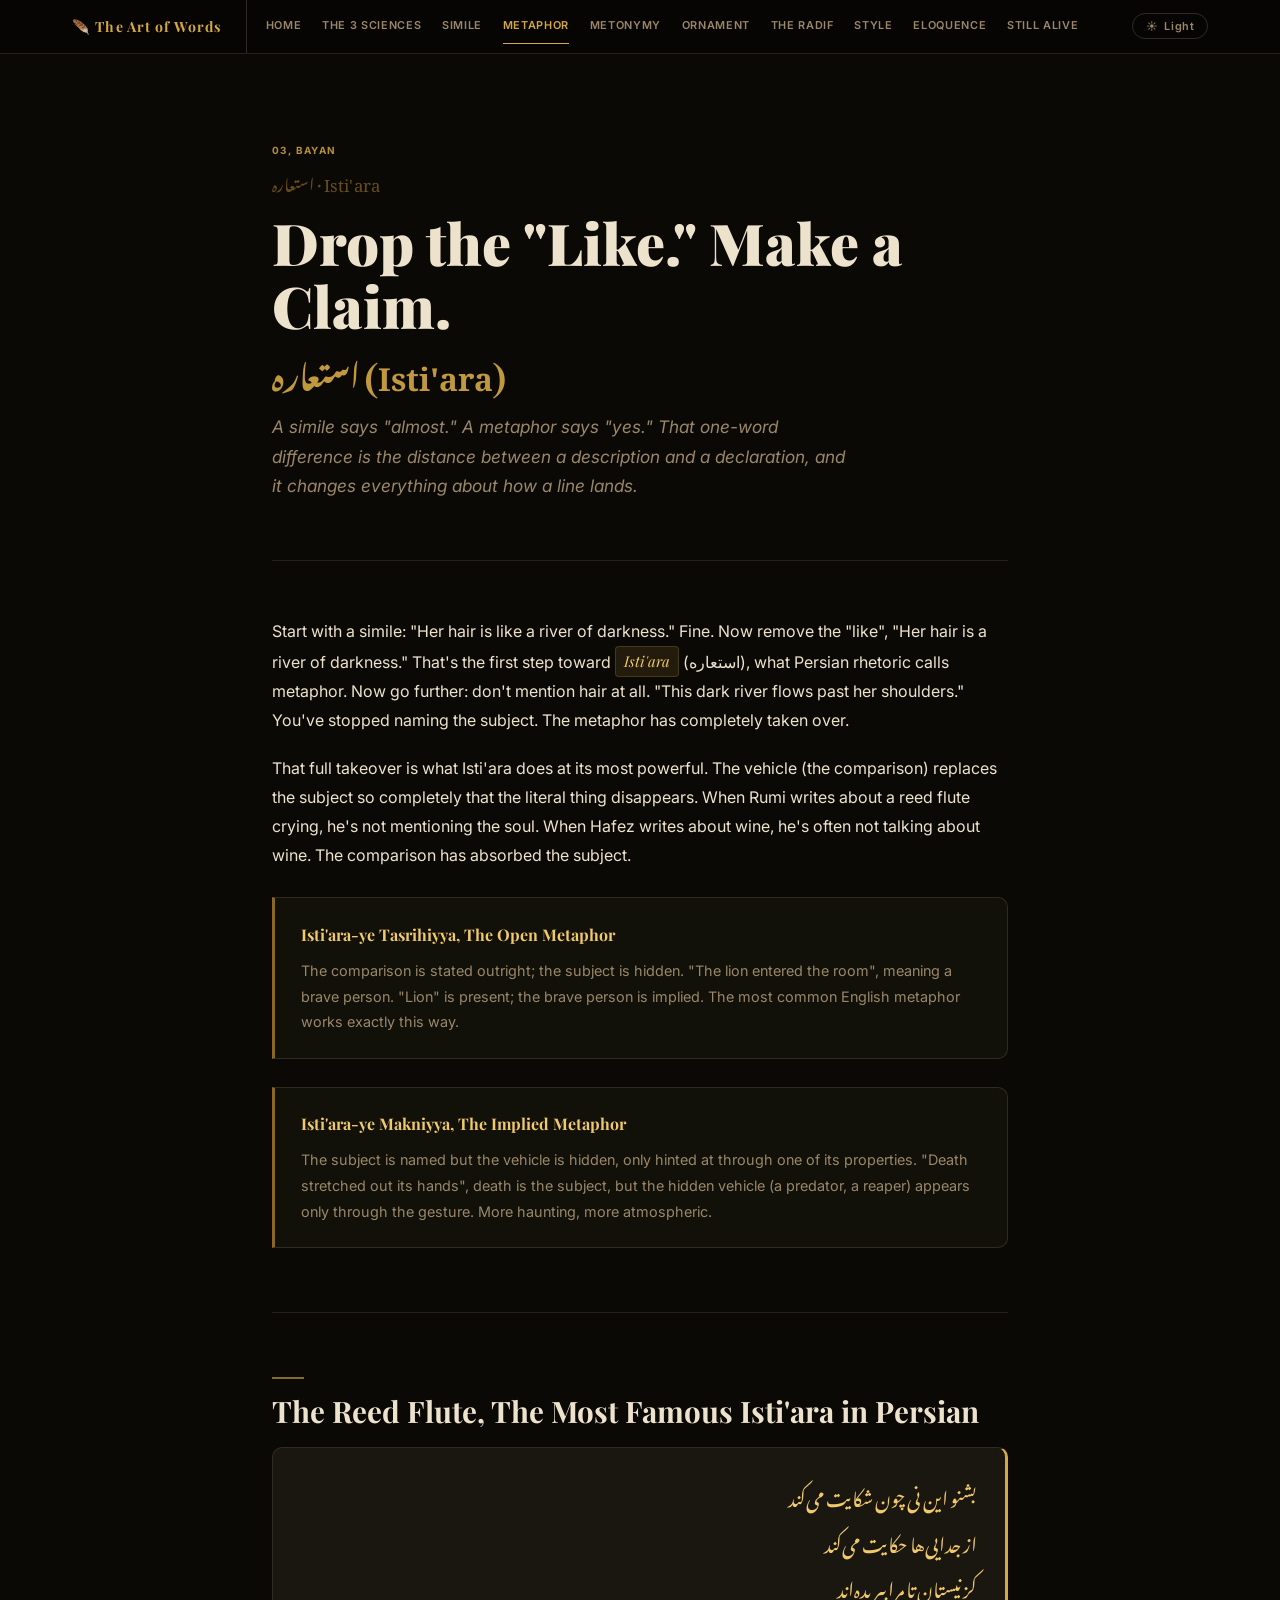
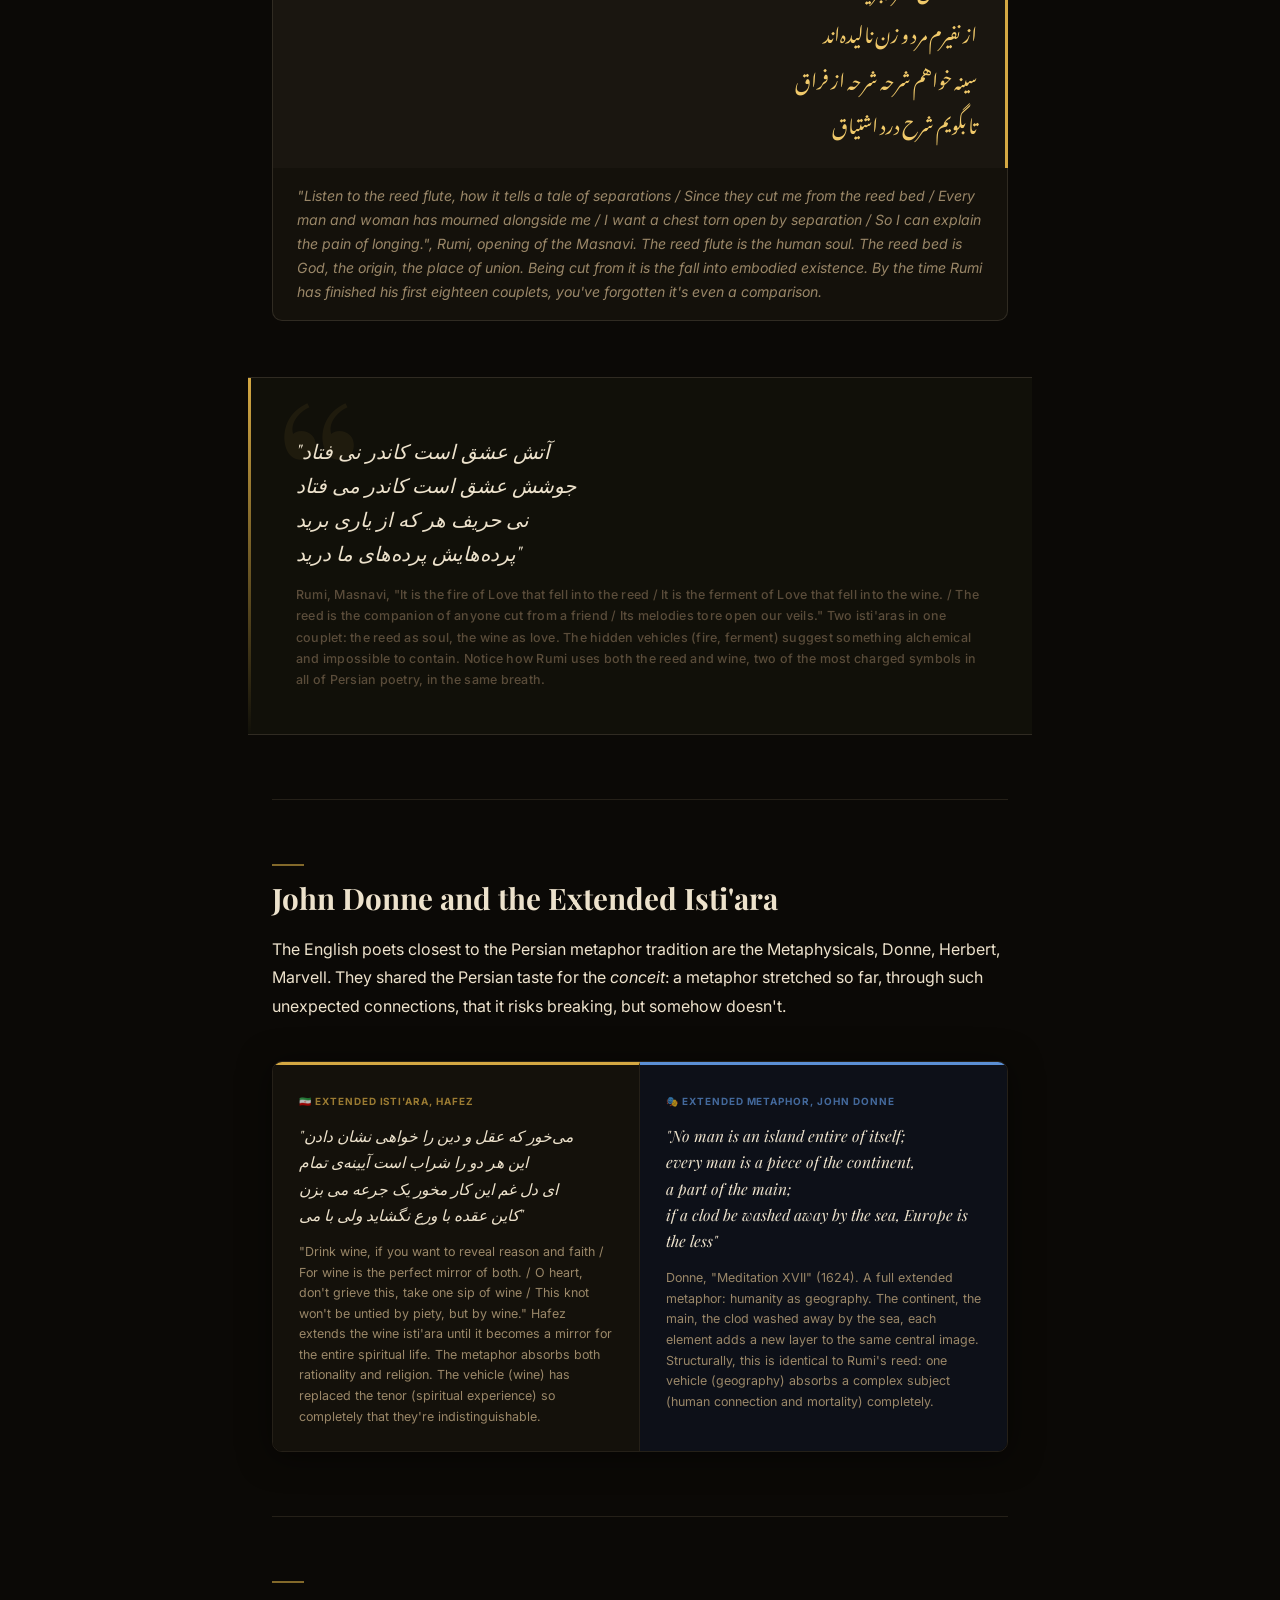
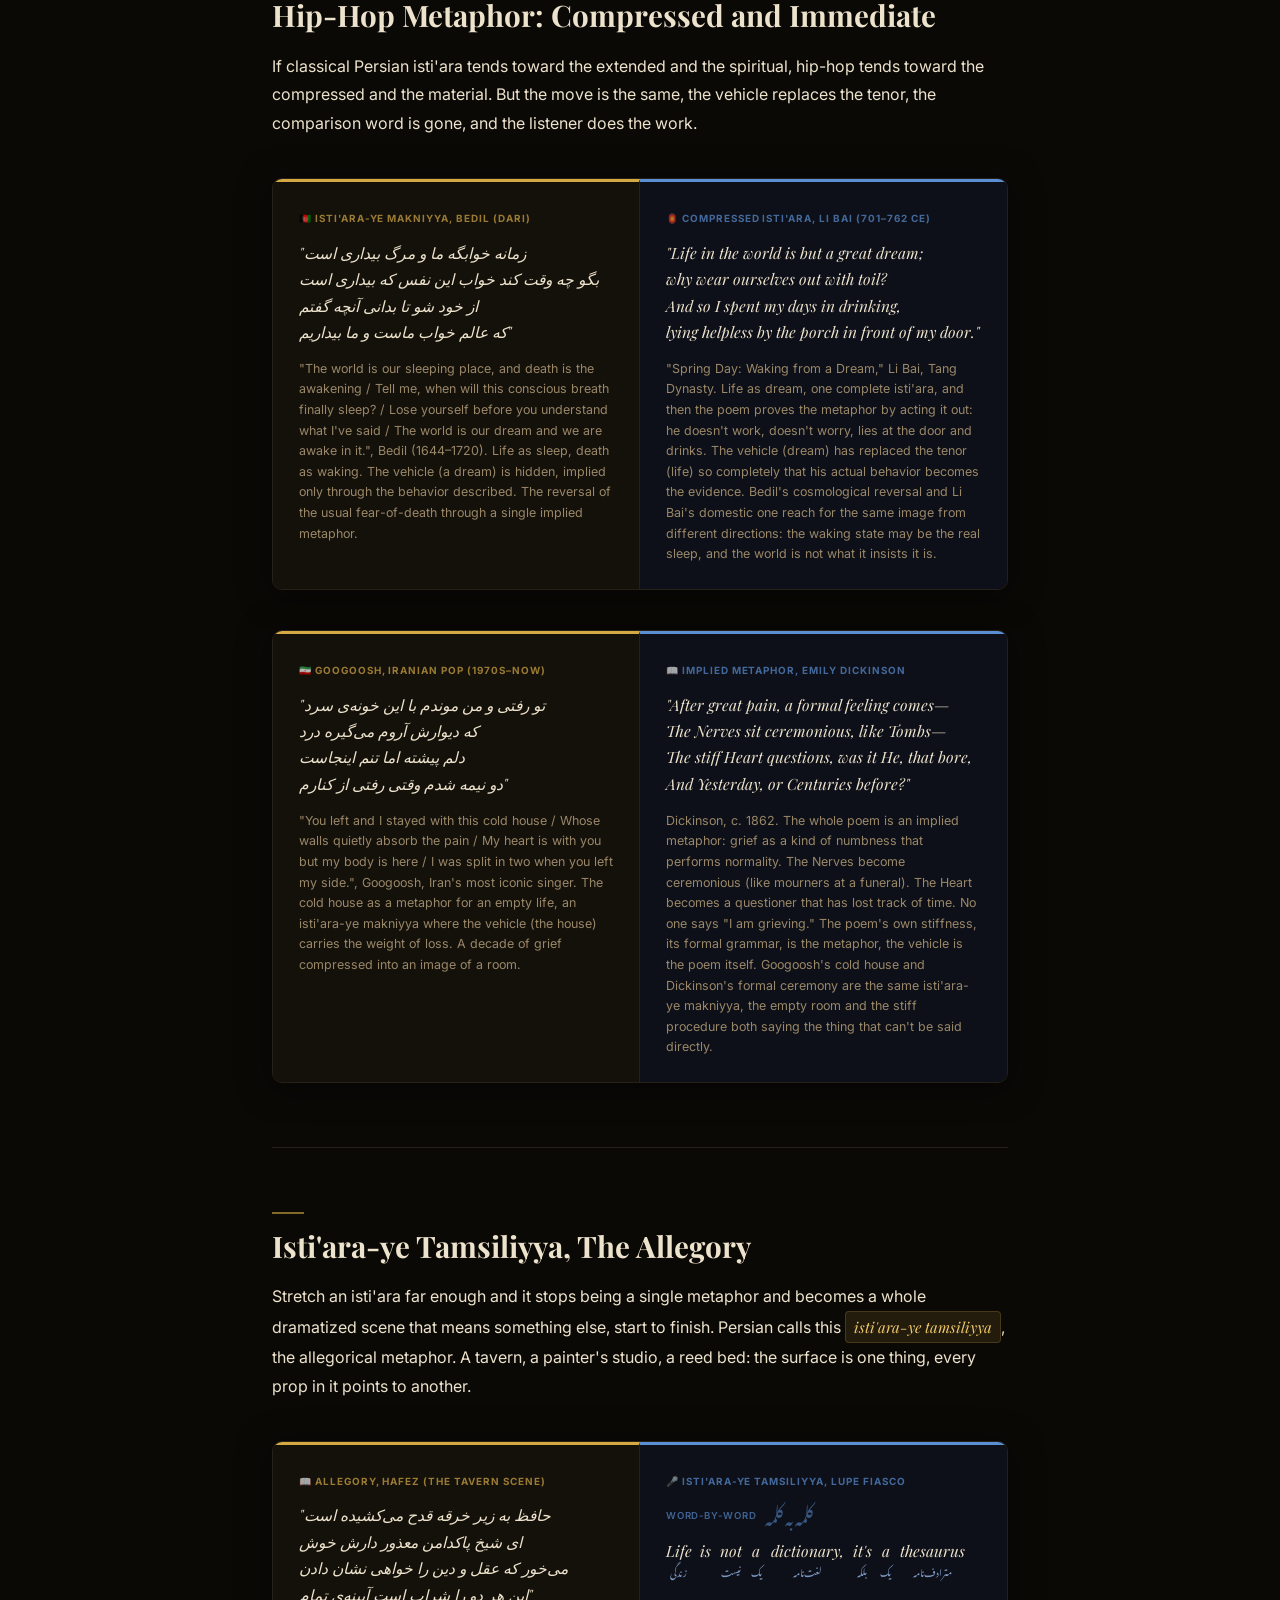
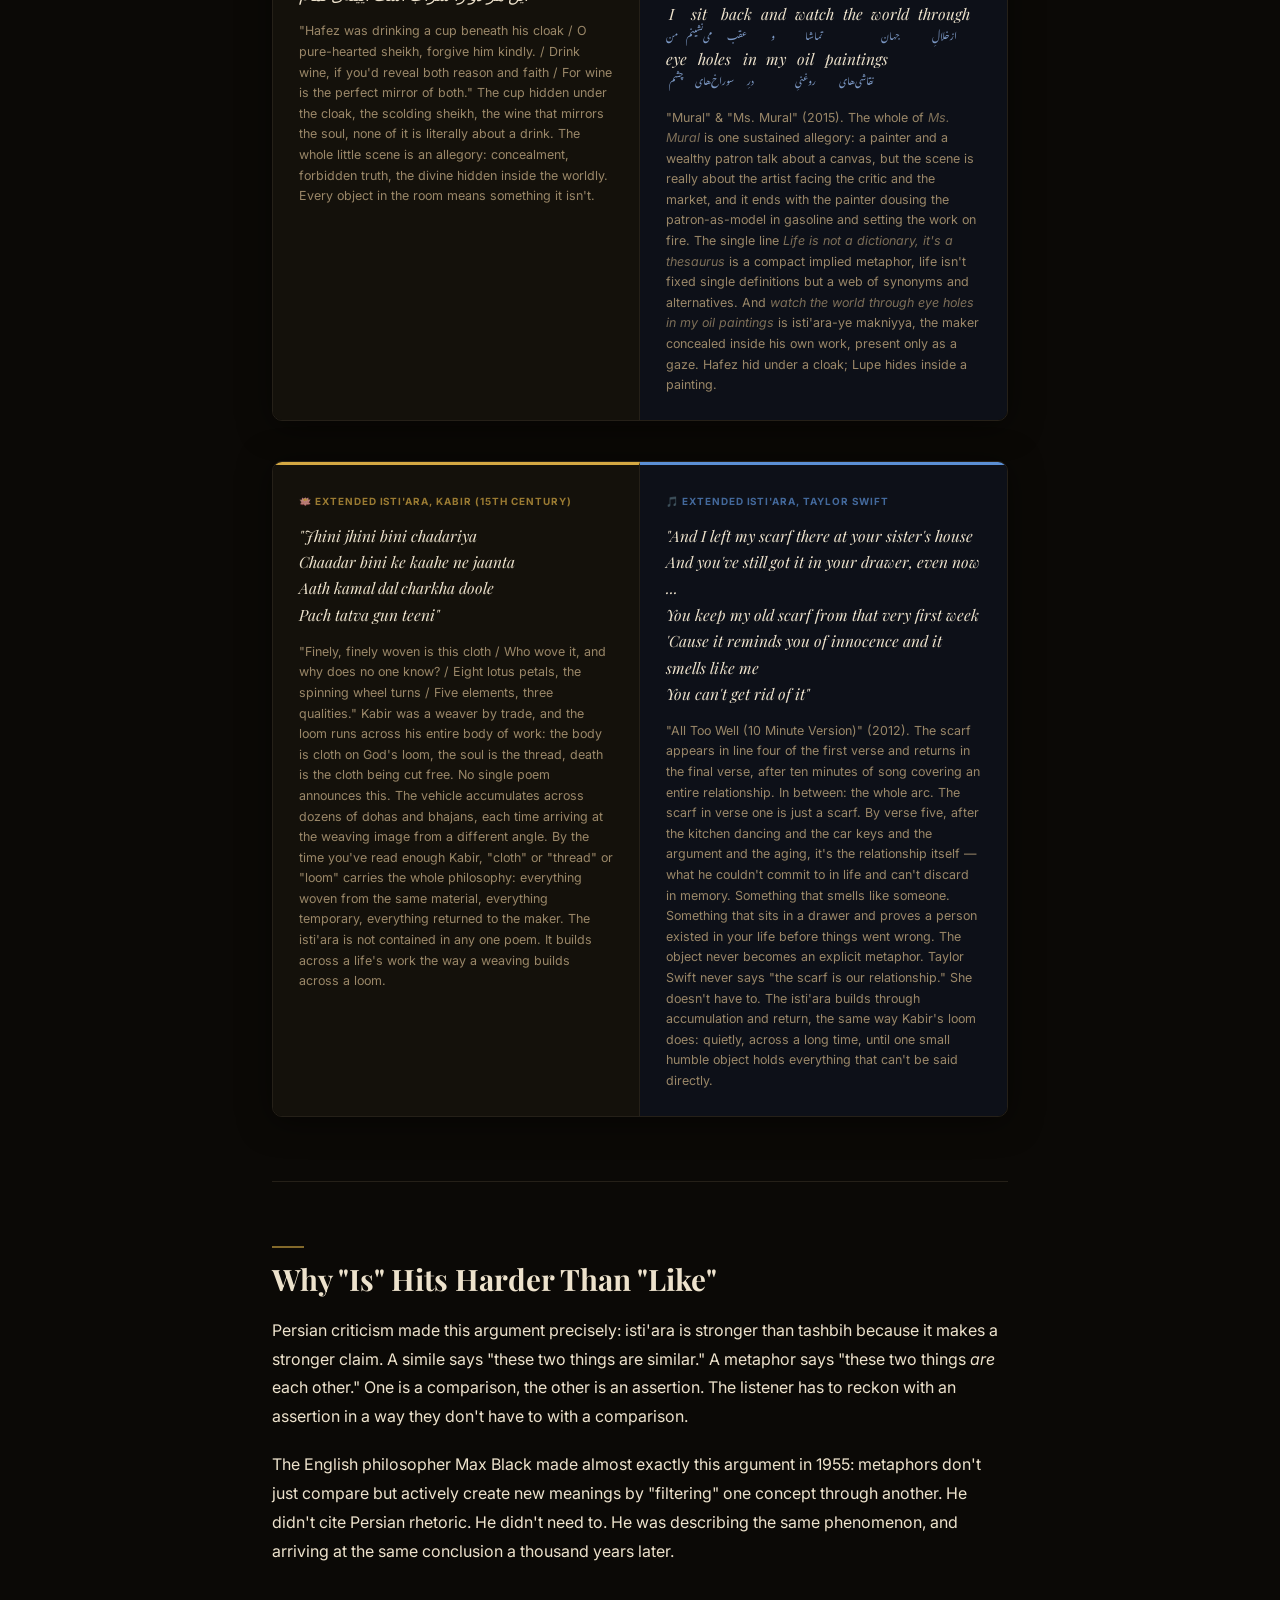
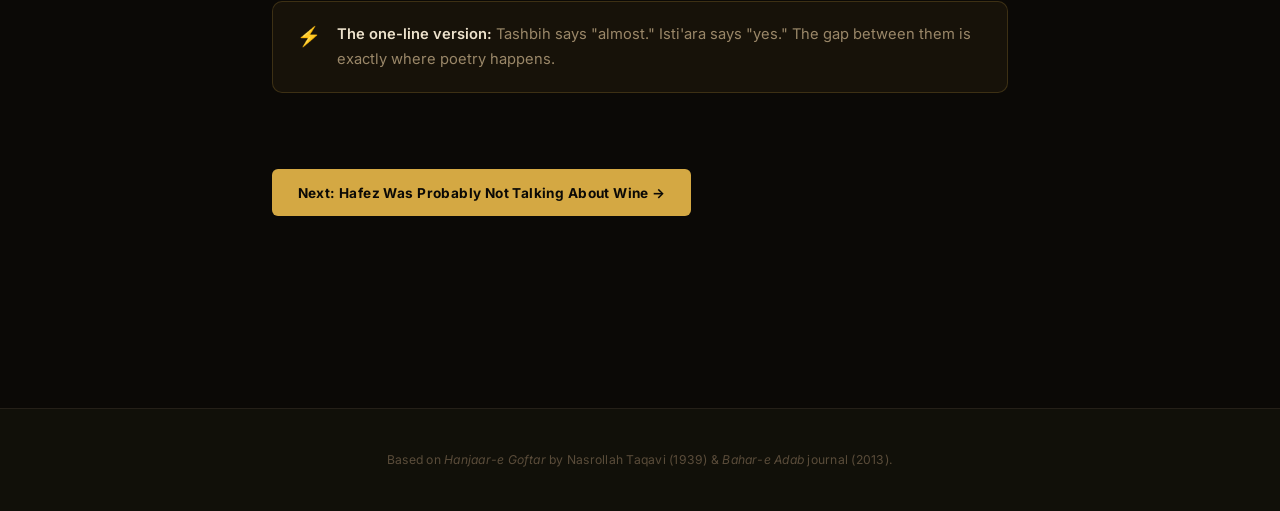
<file: articles/03-istiaara.html>
<!DOCTYPE html>
<html lang="en">
<head>
  <meta charset="UTF-8" />
  <meta name="viewport" content="width=device-width, initial-scale=1.0" />
  <title>Drop the "Like." Make a Claim., The Art of Words</title>
  <link rel="stylesheet" href="../style.css?v=2" />
</head>
<body>
<div id="progress-bar"></div>
<nav>
  <div class="nav-inner">
    <a class="nav-brand" href="../index.html">🪶 The Art of Words</a>
    <ul class="nav-links">
      <li><a href="../index.html">Home</a></li>
      <li><a href="01-three-sciences.html">The 3 Sciences</a></li>
      <li><a href="02-tashbih.html">Simile</a></li>
      <li><a href="03-istiaara.html" class="active">Metaphor</a></li>
      <li><a href="04-majaz-kinaya.html">Metonymy</a></li>
      <li><a href="05-badi.html">Ornament</a></li>
      <li><a href="06-radif.html">The Radif</a></li>
      <li><a href="07-sabk.html">Style</a></li>
      <li><a href="08-fasahat.html">Eloquence</a></li>
      <li><a href="09-living-tradition.html">Still Alive</a></li>
    </ul>
    <button class="dark-toggle" id="darkBtn" onclick="toggleDark()"><span class="icon">☀️</span> <span id="darkLabel">Light</span></button>
  </div>
</nav>


<div class="page-wrapper">
  <div class="page-header">
    <div class="page-tag">03, Bayan</div>
  <span class="page-tag-farsi" lang="fa">استعاره · Isti'ara</span>
    <h1>Drop the "Like." Make a Claim.<br><span class="farsi-title">استعاره (Isti'ara)</span></h1>
    <p class="subtitle">A simile says "almost." A metaphor says "yes." That one-word difference is the distance between a description and a declaration, and it changes everything about how a line lands.</p>
  </div>

  <p>Start with a simile: "Her hair is like a river of darkness." Fine. Now remove the "like", "Her hair is a river of darkness." That's the first step toward <span class="term">Isti'ara</span> (استعاره), what Persian rhetoric calls metaphor. Now go further: don't mention hair at all. "This dark river flows past her shoulders." You've stopped naming the subject. The metaphor has completely taken over.</p>

  <p>That full takeover is what Isti'ara does at its most powerful. The vehicle (the comparison) replaces the subject so completely that the literal thing disappears. When Rumi writes about a reed flute crying, he's not mentioning the soul. When Hafez writes about wine, he's often not talking about wine. The comparison has absorbed the subject.</p>

  <div class="info-box">
    <h4>Isti'ara-ye Tasrihiyya, The Open Metaphor</h4>
    <p>The comparison is stated outright; the subject is hidden. "The lion entered the room", meaning a brave person. "Lion" is present; the brave person is implied. The most common English metaphor works exactly this way.</p>
  </div>
  <div class="info-box">
    <h4>Isti'ara-ye Makniyya, The Implied Metaphor</h4>
    <p>The subject is named but the vehicle is hidden, only hinted at through one of its properties. "Death stretched out its hands", death is the subject, but the hidden vehicle (a predator, a reaper) appears only through the gesture. More haunting, more atmospheric.</p>
  </div>

  <hr class="divider" />

  <h2>The Reed Flute, The Most Famous Isti'ara in Persian</h2>

  <div class="verse-farsi">بشنو این نی چون شکایت می‌کند<br>از جدایی‌ها حکایت می‌کند<br>کز نیستان تا مرا ببریده‌اند<br>از نفیرم مرد و زن نالیده‌اند<br>سینه خواهم شرحه شرحه از فراق<br>تا بگویم شرح درد اشتیاق</div>
  <div class="verse-translation">"Listen to the reed flute, how it tells a tale of separations / Since they cut me from the reed bed / Every man and woman has mourned alongside me / I want a chest torn open by separation / So I can explain the pain of longing.", Rumi, opening of the Masnavi. The reed flute is the human soul. The reed bed is God, the origin, the place of union. Being cut from it is the fall into embodied existence. By the time Rumi has finished his first eighteen couplets, you've forgotten it's even a comparison.</div>

  <div class="pull-quote">
    <p>"آتش عشق است کاندر نی فتاد<br>جوشش عشق است کاندر می فتاد<br>نی حریف هر که از یاری برید<br>پرده‌هایش پرده‌های ما درید"</p>
    <p class="attribution">Rumi, Masnavi, "It is the fire of Love that fell into the reed / It is the ferment of Love that fell into the wine. / The reed is the companion of anyone cut from a friend / Its melodies tore open our veils." Two isti'aras in one couplet: the reed as soul, the wine as love. The hidden vehicles (fire, ferment) suggest something alchemical and impossible to contain. Notice how Rumi uses both the reed and wine, two of the most charged symbols in all of Persian poetry, in the same breath.</p>
  </div>

  <hr class="divider" />

  <h2>John Donne and the Extended Isti'ara</h2>

  <p>The English poets closest to the Persian metaphor tradition are the Metaphysicals, Donne, Herbert, Marvell. They shared the Persian taste for the <em>conceit</em>: a metaphor stretched so far, through such unexpected connections, that it risks breaking, but somehow doesn't.</p>

  <div class="compare-grid">
    <div class="compare-card east">
      <div class="compare-label">🇮🇷 Extended Isti'ara, Hafez</div>
      <blockquote>"می‌خور که عقل و دین را خواهی نشان دادن<br>این هر دو را شراب است آیینه‌ی تمام<br>ای دل غم این کار مخور یک جرعه می بزن<br>کاین عقده با ورع نگشاید ولی با می"</blockquote>
      <div class="source">"Drink wine, if you want to reveal reason and faith / For wine is the perfect mirror of both. / O heart, don't grieve this, take one sip of wine / This knot won't be untied by piety, but by wine." Hafez extends the wine isti'ara until it becomes a mirror for the entire spiritual life. The metaphor absorbs both rationality and religion. The vehicle (wine) has replaced the tenor (spiritual experience) so completely that they're indistinguishable.</div>
    </div>
    <div class="compare-card west">
      <div class="compare-label">🎭 Extended Metaphor, John Donne</div>
      <blockquote>"No man is an island entire of itself;<br>every man is a piece of the continent,<br>a part of the main;<br>if a clod be washed away by the sea, Europe is the less"</blockquote>
      <div class="source">Donne, "Meditation XVII" (1624). A full extended metaphor: humanity as geography. The continent, the main, the clod washed away by the sea, each element adds a new layer to the same central image. Structurally, this is identical to Rumi's reed: one vehicle (geography) absorbs a complex subject (human connection and mortality) completely.</div>
    </div>
  </div>

  <hr class="divider" />

  <h2>Hip-Hop Metaphor: Compressed and Immediate</h2>

  <p>If classical Persian isti'ara tends toward the extended and the spiritual, hip-hop tends toward the compressed and the material. But the move is the same, the vehicle replaces the tenor, the comparison word is gone, and the listener does the work.</p>

  <div class="compare-grid">
    <div class="compare-card east">
      <div class="compare-label">🇦🇫 Isti'ara-ye Makniyya, Bedil (Dari)</div>
      <blockquote>"زمانه خوابگه ما و مرگ بیداری است<br>بگو چه وقت کند خواب این نفس که بیداری است<br>از خود شو تا بدانی آنچه گفتم<br>که عالم خواب ماست و ما بیداریم"</blockquote>
      <div class="source">"The world is our sleeping place, and death is the awakening / Tell me, when will this conscious breath finally sleep? / Lose yourself before you understand what I've said / The world is our dream and we are awake in it.", Bedil (1644–1720). Life as sleep, death as waking. The vehicle (a dream) is hidden, implied only through the behavior described. The reversal of the usual fear-of-death through a single implied metaphor.</div>
    </div>
    <div class="compare-card west">
      <div class="compare-label">🏮 Compressed Isti'ara, Li Bai (701–762 CE)</div>
      <blockquote>"Life in the world is but a great dream;<br>why wear ourselves out with toil?<br>And so I spent my days in drinking,<br>lying helpless by the porch in front of my door."</blockquote>
      <div class="source">"Spring Day: Waking from a Dream," Li Bai, Tang Dynasty. Life as dream, one complete isti'ara, and then the poem proves the metaphor by acting it out: he doesn't work, doesn't worry, lies at the door and drinks. The vehicle (dream) has replaced the tenor (life) so completely that his actual behavior becomes the evidence. Bedil's cosmological reversal and Li Bai's domestic one reach for the same image from different directions: the waking state may be the real sleep, and the world is not what it insists it is.</div>
    </div>
  </div>

  <div class="compare-grid">
    <div class="compare-card east">
      <div class="compare-label">🇮🇷 Googoosh, Iranian pop (1970s–now)</div>
      <blockquote>"تو رفتی و من موندم با این خونه‌ی سرد<br>که دیوارش آروم می‌گیره درد<br>دلم پیشته اما تنم اینجاست<br>دو نیمه شدم وقتی رفتی از کنارم"</blockquote>
      <div class="source">"You left and I stayed with this cold house / Whose walls quietly absorb the pain / My heart is with you but my body is here / I was split in two when you left my side.", Googoosh, Iran's most iconic singer. The cold house as a metaphor for an empty life, an isti'ara-ye makniyya where the vehicle (the house) carries the weight of loss. A decade of grief compressed into an image of a room.</div>
    </div>
    <div class="compare-card west">
      <div class="compare-label">📖 Implied Metaphor, Emily Dickinson</div>
      <blockquote>"After great pain, a formal feeling comes—<br>The Nerves sit ceremonious, like Tombs—<br>The stiff Heart questions, was it He, that bore,<br>And Yesterday, or Centuries before?"</blockquote>
      <div class="source">Dickinson, c. 1862. The whole poem is an implied metaphor: grief as a kind of numbness that performs normality. The Nerves become ceremonious (like mourners at a funeral). The Heart becomes a questioner that has lost track of time. No one says "I am grieving." The poem's own stiffness, its formal grammar, is the metaphor, the vehicle is the poem itself. Googoosh's cold house and Dickinson's formal ceremony are the same isti'ara-ye makniyya, the empty room and the stiff procedure both saying the thing that can't be said directly.</div>
    </div>
  </div>

  <hr class="divider" />

  <h2>Isti'ara-ye Tamsiliyya, The Allegory</h2>

  <p>Stretch an isti'ara far enough and it stops being a single metaphor and becomes a whole dramatized scene that means something else, start to finish. Persian calls this <span class="term">isti'ara-ye tamsiliyya</span>, the allegorical metaphor. A tavern, a painter's studio, a reed bed: the surface is one thing, every prop in it points to another.</p>

  <div class="compare-grid">
    <div class="compare-card east">
      <div class="compare-label">📖 Allegory, Hafez (the tavern scene)</div>
      <blockquote>"حافظ به زیر خرقه قدح می‌کشیده است<br>ای شیخ پاکدامن معذور دارش خوش<br>می‌خور که عقل و دین را خواهی نشان دادن<br>این هر دو را شراب است آیینه‌ی تمام"</blockquote>
      <div class="source">"Hafez was drinking a cup beneath his cloak / O pure-hearted sheikh, forgive him kindly. / Drink wine, if you'd reveal both reason and faith / For wine is the perfect mirror of both." The cup hidden under the cloak, the scolding sheikh, the wine that mirrors the soul, none of it is literally about a drink. The whole little scene is an allegory: concealment, forbidden truth, the divine hidden inside the worldly. Every object in the room means something it isn't.</div>
    </div>
    <div class="compare-card west">
      <div class="compare-label">🎤 Isti'ara-ye Tamsiliyya, Lupe Fiasco</div>
      <div class="gloss-note">Word-by-word <span lang="fa">کلمه به کلمه</span></div>
      <div class="gloss-quote">
        <div class="gline"><span class="gw"><span class="we">Life</span><span class="wf">زندگی</span></span><span class="gw"><span class="we">is</span><span class="wf">ـ</span></span><span class="gw"><span class="we">not</span><span class="wf">نیست</span></span><span class="gw"><span class="we">a</span><span class="wf">یک</span></span><span class="gw"><span class="we">dictionary,</span><span class="wf">لغت‌نامه</span></span><span class="gw"><span class="we">it's</span><span class="wf">بلکه</span></span><span class="gw"><span class="we">a</span><span class="wf">یک</span></span><span class="gw"><span class="we">thesaurus</span><span class="wf">مترادف‌نامه</span></span></div>
        <div class="gline"><span class="gw"><span class="we">I</span><span class="wf">من</span></span><span class="gw"><span class="we">sit</span><span class="wf">می‌نشینم</span></span><span class="gw"><span class="we">back</span><span class="wf">عقب</span></span><span class="gw"><span class="we">and</span><span class="wf">و</span></span><span class="gw"><span class="we">watch</span><span class="wf">تماشا</span></span><span class="gw"><span class="we">the</span><span class="wf">ـ</span></span><span class="gw"><span class="we">world</span><span class="wf">جهان</span></span><span class="gw"><span class="we">through</span><span class="wf">از‌خلالِ</span></span><span class="gw"><span class="we">eye</span><span class="wf">چشم</span></span><span class="gw"><span class="we">holes</span><span class="wf">سوراخ‌های</span></span><span class="gw"><span class="we">in</span><span class="wf">درِ</span></span><span class="gw"><span class="we">my</span><span class="wf">ـ</span></span><span class="gw"><span class="we">oil</span><span class="wf">روغنیِ</span></span><span class="gw"><span class="we">paintings</span><span class="wf">نقاشی‌های</span></span></div>
      </div>
      <div class="source">"Mural" &amp; "Ms. Mural" (2015). The whole of <em>Ms. Mural</em> is one sustained allegory: a painter and a wealthy patron talk about a canvas, but the scene is really about the artist facing the critic and the market, and it ends with the painter dousing the patron-as-model in gasoline and setting the work on fire. The single line <em>Life is not a dictionary, it's a thesaurus</em> is a compact implied metaphor, life isn't fixed single definitions but a web of synonyms and alternatives. And <em>watch the world through eye holes in my oil paintings</em> is isti'ara-ye makniyya, the maker concealed inside his own work, present only as a gaze. Hafez hid under a cloak; Lupe hides inside a painting.</div>
    </div>
  </div>

  <div class="compare-grid">
    <div class="compare-card east">
      <div class="compare-label">🪷 Extended Isti'ara, Kabir (15th century)</div>
      <blockquote>"Jhini jhini bini chadariya<br>Chaadar bini ke kaahe ne jaanta<br>Aath kamal dal charkha doole<br>Pach tatva gun teeni"</blockquote>
      <div class="source">"Finely, finely woven is this cloth / Who wove it, and why does no one know? / Eight lotus petals, the spinning wheel turns / Five elements, three qualities." Kabir was a weaver by trade, and the loom runs across his entire body of work: the body is cloth on God's loom, the soul is the thread, death is the cloth being cut free. No single poem announces this. The vehicle accumulates across dozens of dohas and bhajans, each time arriving at the weaving image from a different angle. By the time you've read enough Kabir, "cloth" or "thread" or "loom" carries the whole philosophy: everything woven from the same material, everything temporary, everything returned to the maker. The isti'ara is not contained in any one poem. It builds across a life's work the way a weaving builds across a loom.</div>
    </div>
    <div class="compare-card west">
      <div class="compare-label">🎵 Extended Isti'ara, Taylor Swift</div>
      <blockquote>"And I left my scarf there at your sister's house<br>And you've still got it in your drawer, even now<br>...<br>You keep my old scarf from that very first week<br>'Cause it reminds you of innocence and it smells like me<br>You can't get rid of it"</blockquote>
      <div class="source">"All Too Well (10 Minute Version)" (2012). The scarf appears in line four of the first verse and returns in the final verse, after ten minutes of song covering an entire relationship. In between: the whole arc. The scarf in verse one is just a scarf. By verse five, after the kitchen dancing and the car keys and the argument and the aging, it's the relationship itself — what he couldn't commit to in life and can't discard in memory. Something that smells like someone. Something that sits in a drawer and proves a person existed in your life before things went wrong. The object never becomes an explicit metaphor. Taylor Swift never says "the scarf is our relationship." She doesn't have to. The isti'ara builds through accumulation and return, the same way Kabir's loom does: quietly, across a long time, until one small humble object holds everything that can't be said directly.</div>
    </div>
  </div>

  <hr class="divider" />

  <h2>Why "Is" Hits Harder Than "Like"</h2>

  <p>Persian criticism made this argument precisely: isti'ara is stronger than tashbih because it makes a stronger claim. A simile says "these two things are similar." A metaphor says "these two things <em>are</em> each other." One is a comparison, the other is an assertion. The listener has to reckon with an assertion in a way they don't have to with a comparison.</p>

  <p>The English philosopher Max Black made almost exactly this argument in 1955: metaphors don't just compare but actively create new meanings by "filtering" one concept through another. He didn't cite Persian rhetoric. He didn't need to. He was describing the same phenomenon, and arriving at the same conclusion a thousand years later.</p>

  <div class="callout">
    <span class="callout-icon">⚡</span>
    <p><strong>The one-line version:</strong> Tashbih says "almost." Isti'ara says "yes." The gap between them is exactly where poetry happens.</p>
  </div>

  <a href="04-majaz-kinaya.html" class="btn">Next: Hafez Was Probably Not Talking About Wine →</a>
</div>

<footer>Based on <em>Hanjaar-e Goftar</em> by Nasrollah Taqavi (1939) &amp; <em>Bahar-e Adab</em> journal (2013).</footer>
<script src="../anim.js"></script>
</body>
</html>
</file>
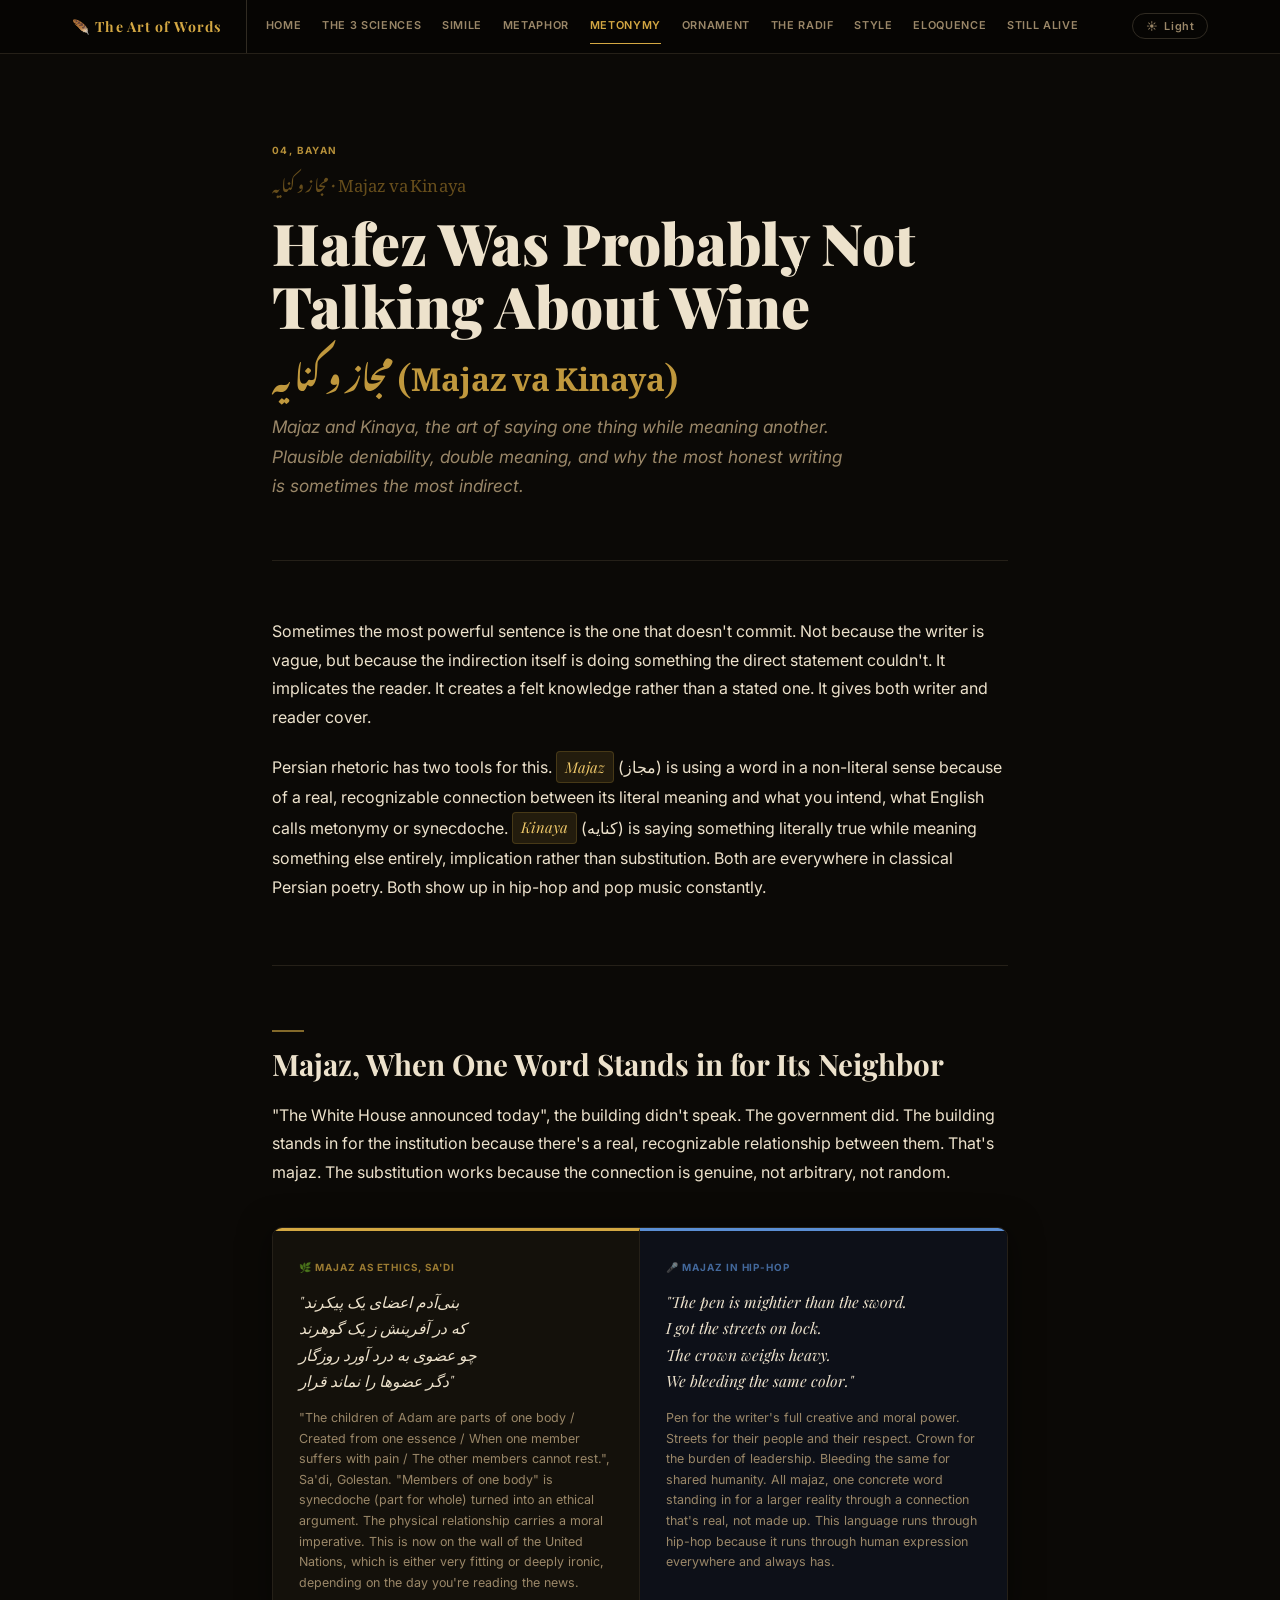
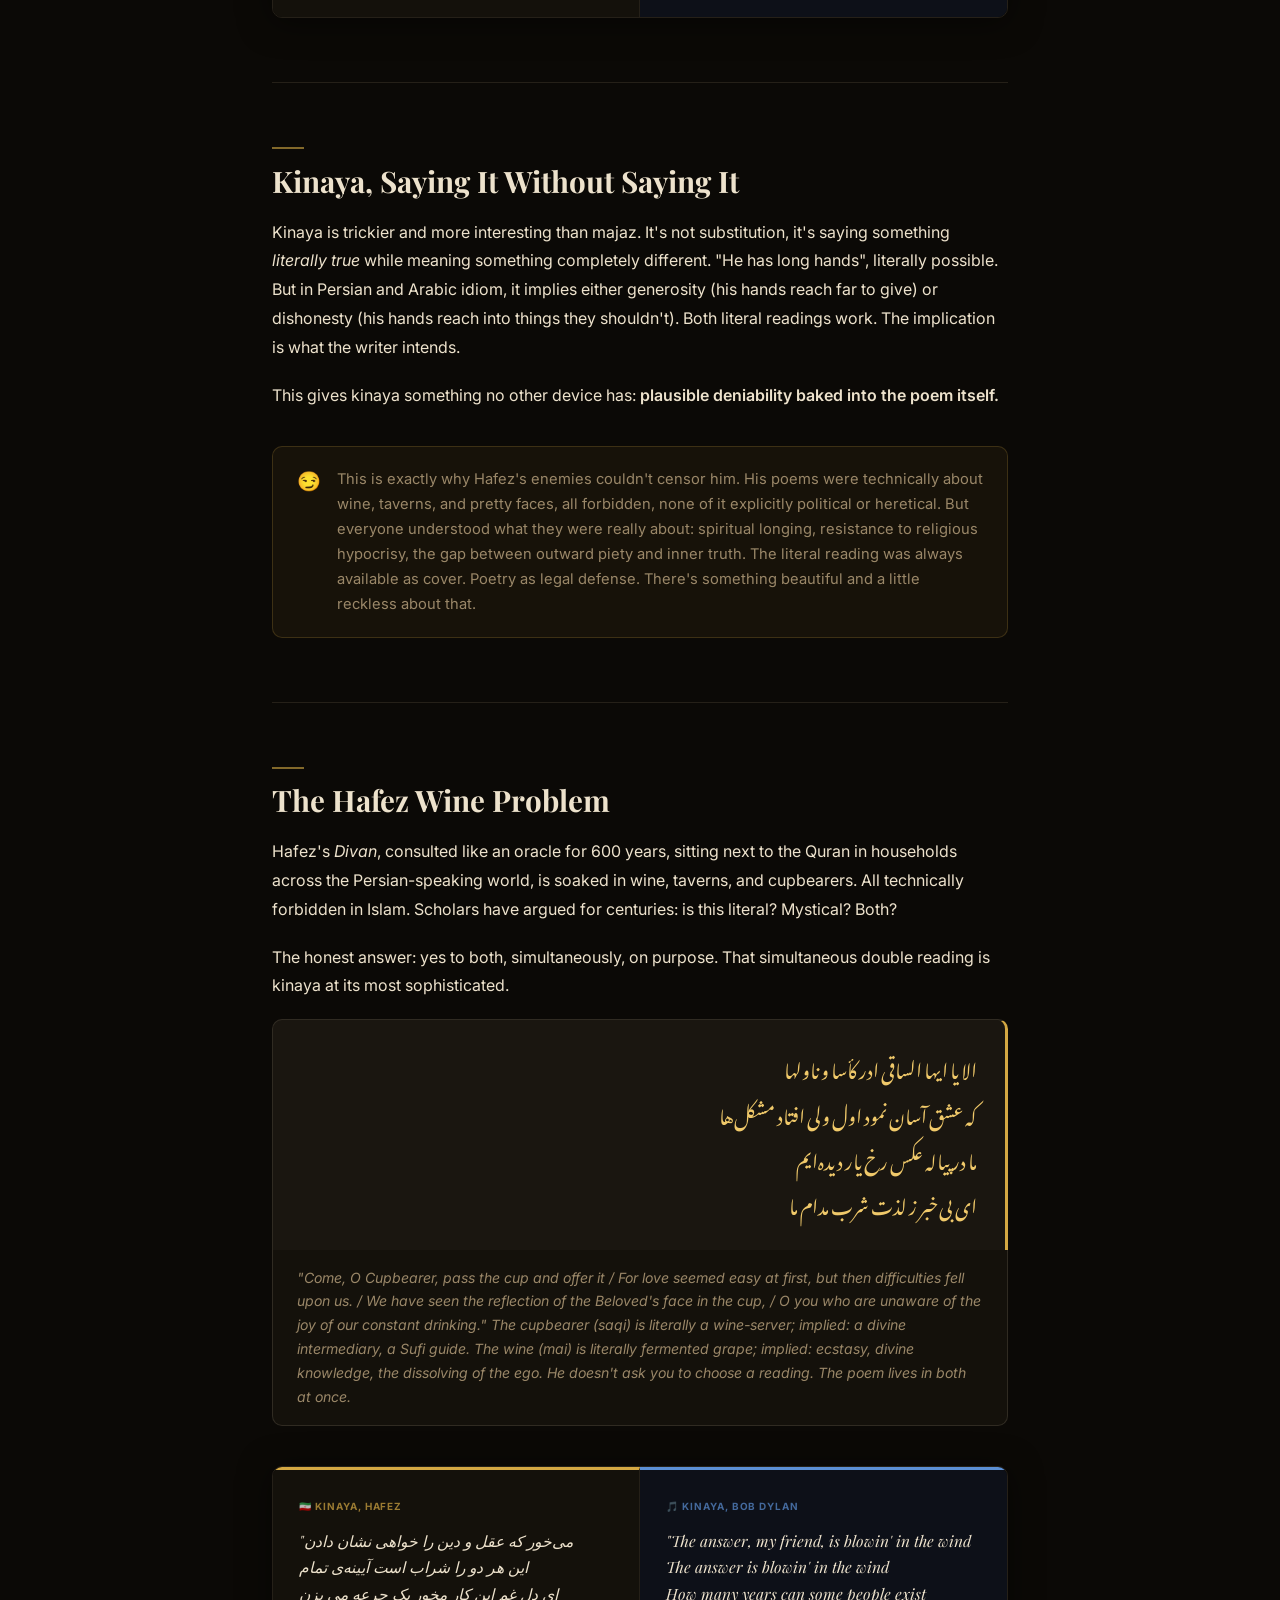
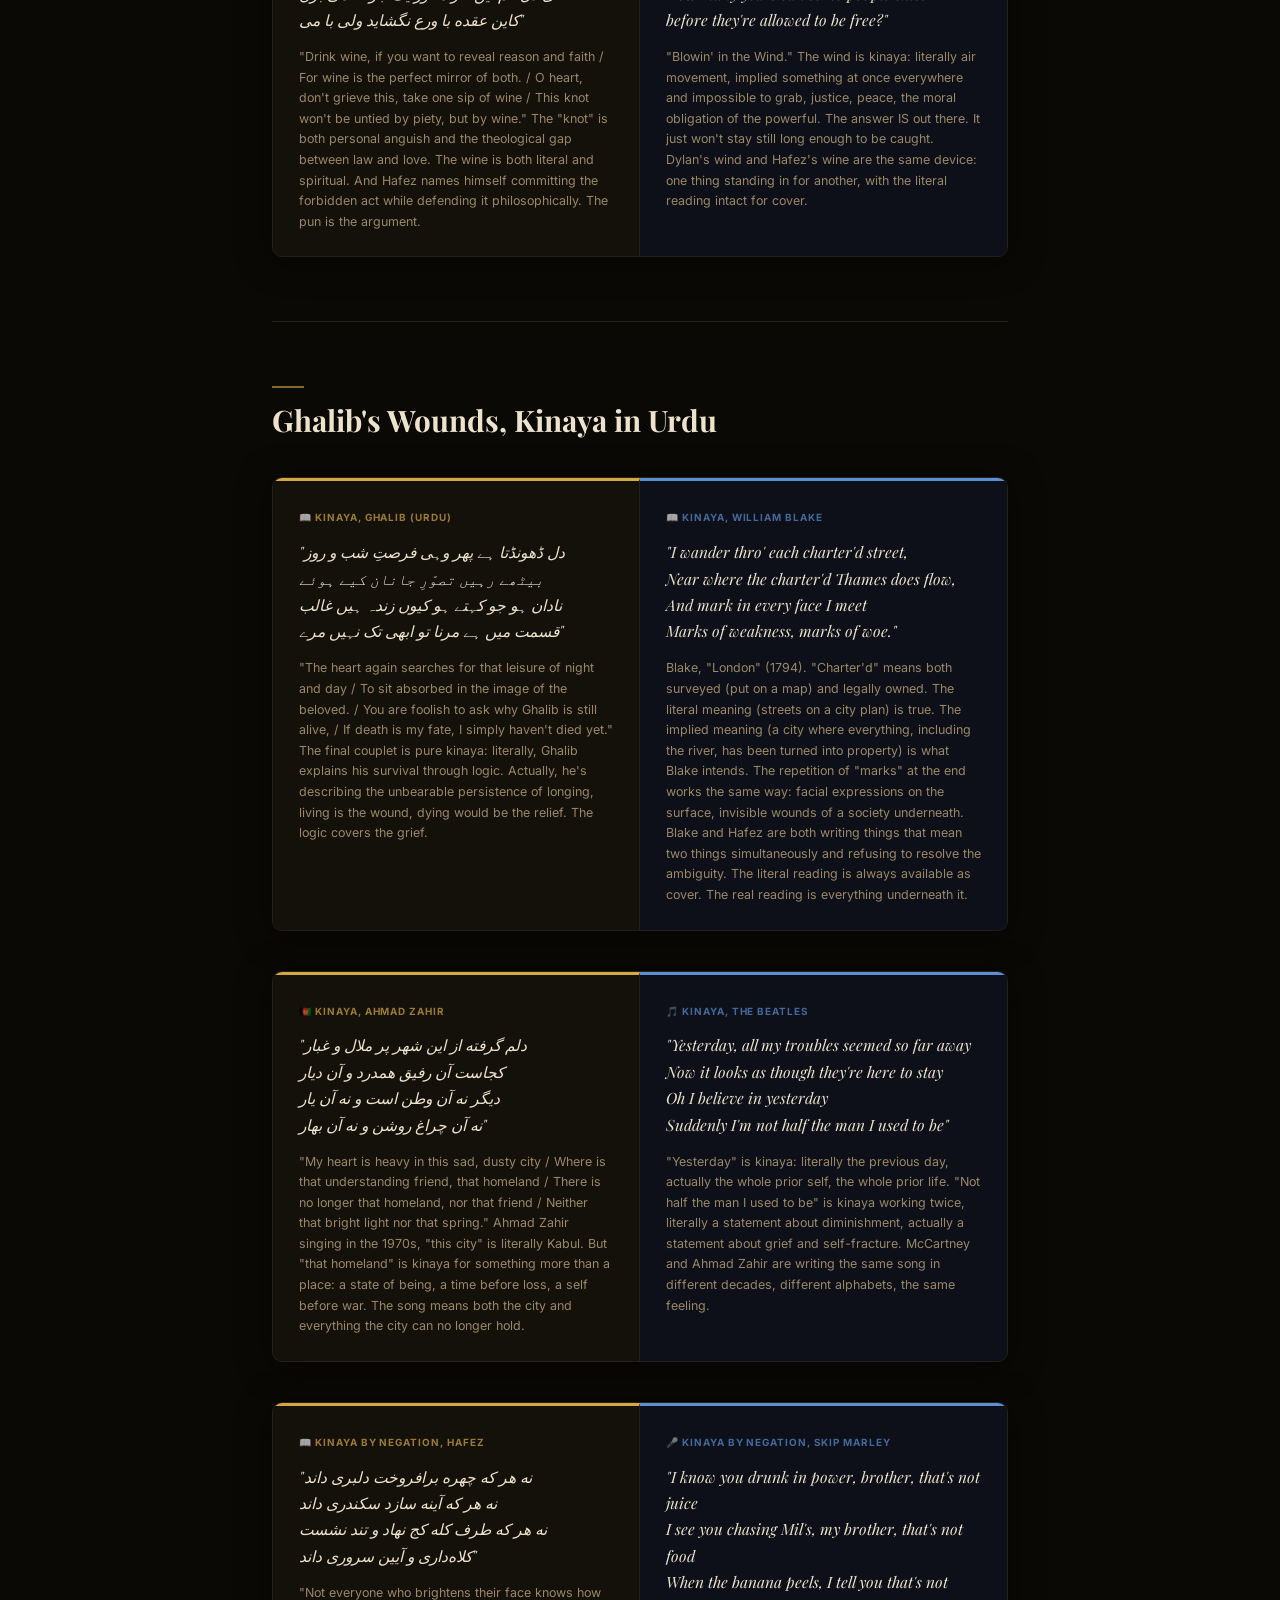
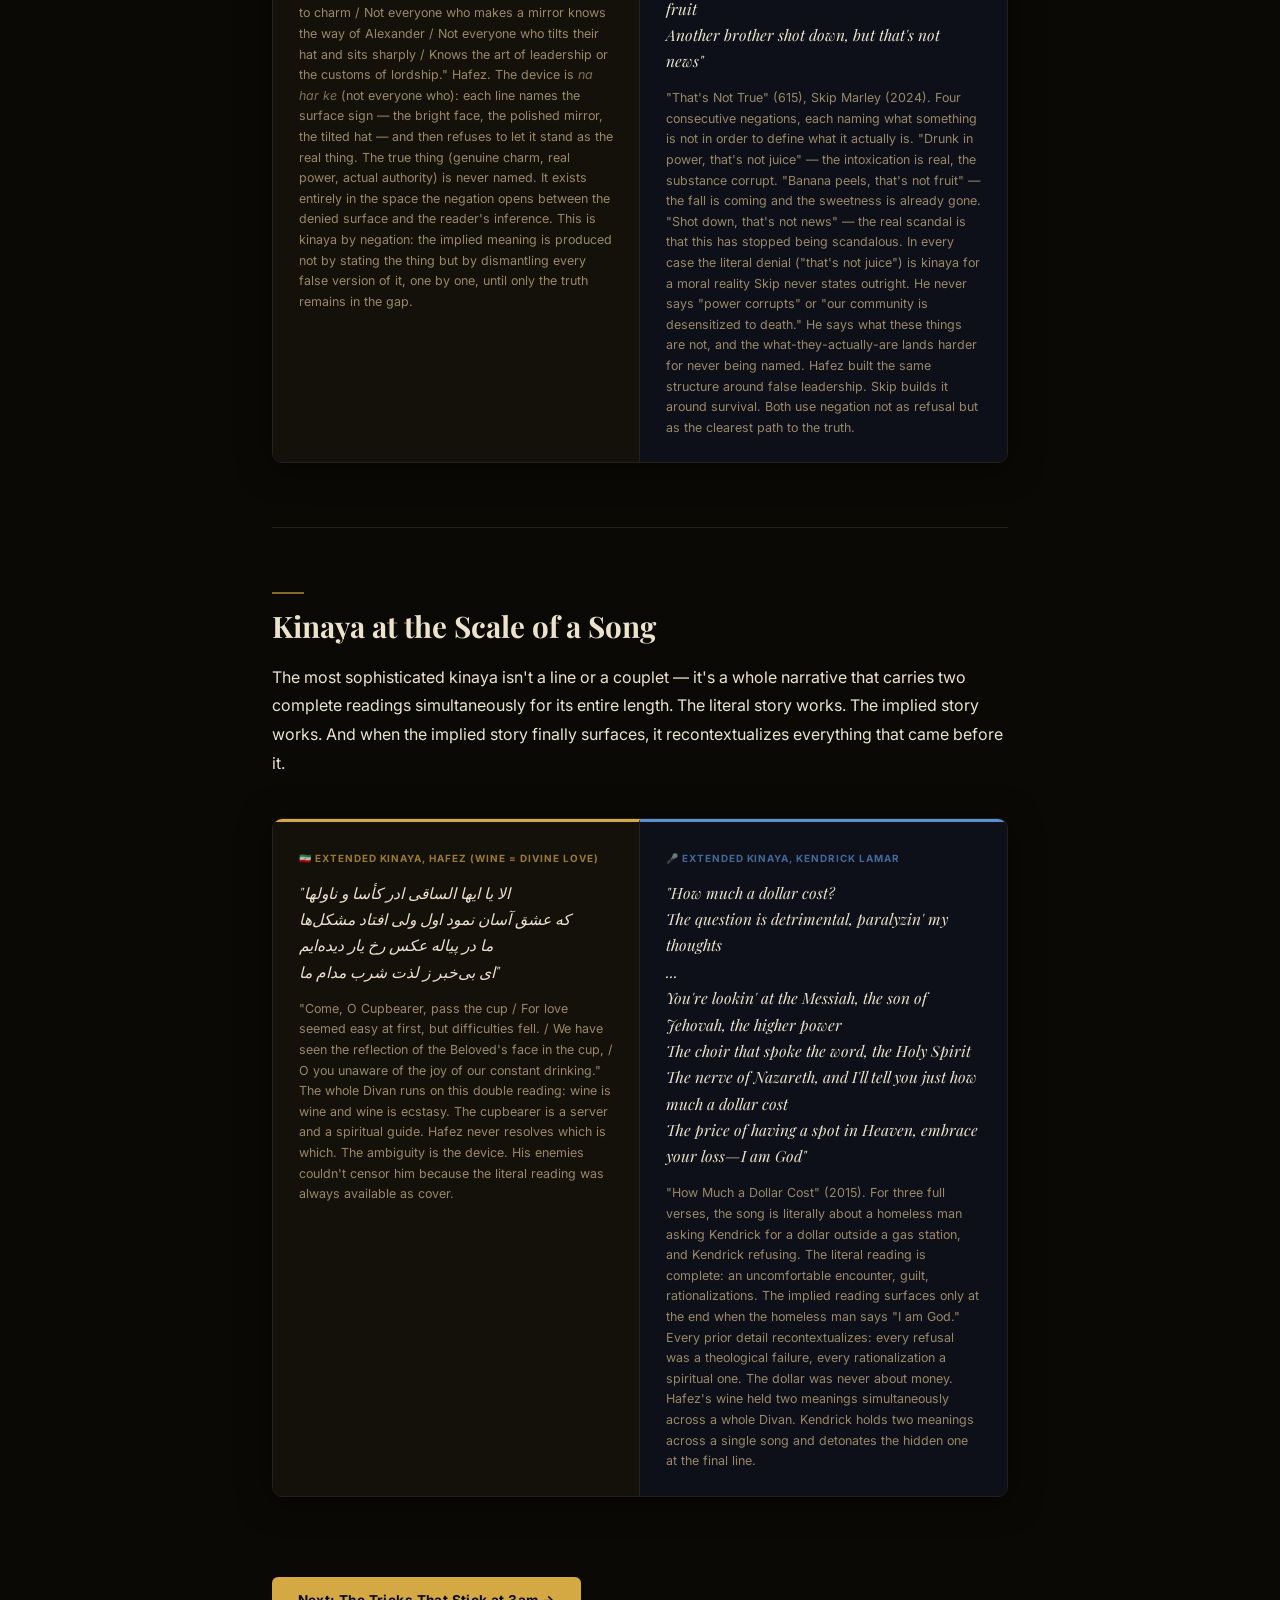
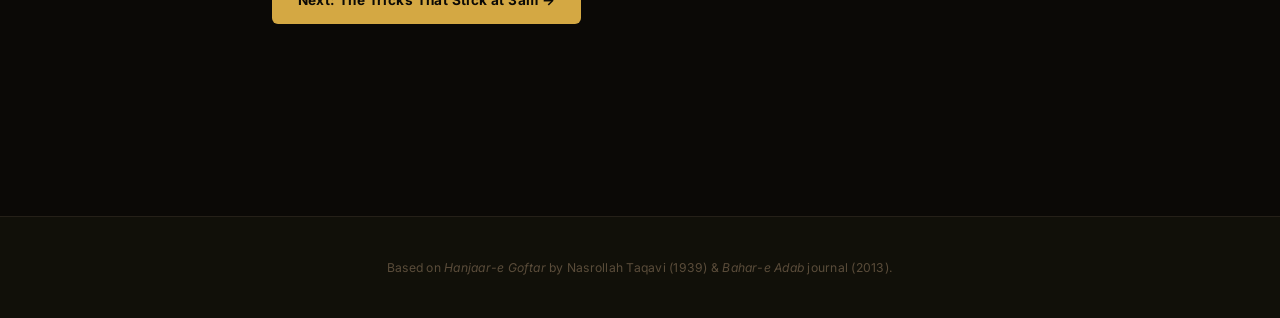
<file: articles/04-majaz-kinaya.html>
<!DOCTYPE html>
<html lang="en">
<head>
  <meta charset="UTF-8" />
  <meta name="viewport" content="width=device-width, initial-scale=1.0" />
  <title>Hafez Was Probably Not Talking About Wine, The Art of Words</title>
  <link rel="stylesheet" href="../style.css?v=2" />
</head>
<body>
<div id="progress-bar"></div>
<nav>
  <div class="nav-inner">
    <a class="nav-brand" href="../index.html">🪶 The Art of Words</a>
    <ul class="nav-links">
      <li><a href="../index.html">Home</a></li>
      <li><a href="01-three-sciences.html">The 3 Sciences</a></li>
      <li><a href="02-tashbih.html">Simile</a></li>
      <li><a href="03-istiaara.html">Metaphor</a></li>
      <li><a href="04-majaz-kinaya.html" class="active">Metonymy</a></li>
      <li><a href="05-badi.html">Ornament</a></li>
      <li><a href="06-radif.html">The Radif</a></li>
      <li><a href="07-sabk.html">Style</a></li>
      <li><a href="08-fasahat.html">Eloquence</a></li>
      <li><a href="09-living-tradition.html">Still Alive</a></li>
    </ul>
    <button class="dark-toggle" id="darkBtn" onclick="toggleDark()"><span class="icon">☀️</span> <span id="darkLabel">Light</span></button>
  </div>
</nav>


<div class="page-wrapper">
  <div class="page-header">
    <div class="page-tag">04, Bayan</div>
  <span class="page-tag-farsi" lang="fa">مجاز و کنایه · Majaz va Kinaya</span>
    <h1>Hafez Was Probably Not Talking About Wine<br><span class='farsi-title'>مجاز و کنایه (Majaz va Kinaya)</span></h1>
    <p class="subtitle">Majaz and Kinaya, the art of saying one thing while meaning another. Plausible deniability, double meaning, and why the most honest writing is sometimes the most indirect.</p>
  </div>

  <p>Sometimes the most powerful sentence is the one that doesn't commit. Not because the writer is vague, but because the indirection itself is doing something the direct statement couldn't. It implicates the reader. It creates a felt knowledge rather than a stated one. It gives both writer and reader cover.</p>

  <p>Persian rhetoric has two tools for this. <span class="term">Majaz</span> (مجاز) is using a word in a non-literal sense because of a real, recognizable connection between its literal meaning and what you intend, what English calls metonymy or synecdoche. <span class="term">Kinaya</span> (کنایه) is saying something literally true while meaning something else entirely, implication rather than substitution. Both are everywhere in classical Persian poetry. Both show up in hip-hop and pop music constantly.</p>

  <hr class="divider" />

  <h2>Majaz, When One Word Stands in for Its Neighbor</h2>

  <p>"The White House announced today", the building didn't speak. The government did. The building stands in for the institution because there's a real, recognizable relationship between them. That's majaz. The substitution works because the connection is genuine, not arbitrary, not random.</p>

  <div class="compare-grid">
    <div class="compare-card east">
      <div class="compare-label">🌿 Majaz as Ethics, Sa'di</div>
      <blockquote>"بنی‌آدم اعضای یک پیکرند<br>که در آفرینش ز یک گوهرند<br>چو عضوی به درد آورد روزگار<br>دگر عضوها را نماند قرار"</blockquote>
      <div class="source">"The children of Adam are parts of one body / Created from one essence / When one member suffers with pain / The other members cannot rest.", Sa'di, Golestan. "Members of one body" is synecdoche (part for whole) turned into an ethical argument. The physical relationship carries a moral imperative. This is now on the wall of the United Nations, which is either very fitting or deeply ironic, depending on the day you're reading the news.</div>
    </div>
    <div class="compare-card west">
      <div class="compare-label">🎤 Majaz in Hip-Hop</div>
      <blockquote>"The pen is mightier than the sword.<br>I got the streets on lock.<br>The crown weighs heavy.<br>We bleeding the same color."</blockquote>
      <div class="source">Pen for the writer's full creative and moral power. Streets for their people and their respect. Crown for the burden of leadership. Bleeding the same for shared humanity. All majaz, one concrete word standing in for a larger reality through a connection that's real, not made up. This language runs through hip-hop because it runs through human expression everywhere and always has.</div>
    </div>
  </div>

  <hr class="divider" />

  <h2>Kinaya, Saying It Without Saying It</h2>

  <p>Kinaya is trickier and more interesting than majaz. It's not substitution, it's saying something <em>literally true</em> while meaning something completely different. "He has long hands", literally possible. But in Persian and Arabic idiom, it implies either generosity (his hands reach far to give) or dishonesty (his hands reach into things they shouldn't). Both literal readings work. The implication is what the writer intends.</p>

  <p>This gives kinaya something no other device has: <strong>plausible deniability baked into the poem itself.</strong></p>

  <div class="callout">
    <span class="callout-icon">😏</span>
    <p>This is exactly why Hafez's enemies couldn't censor him. His poems were technically about wine, taverns, and pretty faces, all forbidden, none of it explicitly political or heretical. But everyone understood what they were really about: spiritual longing, resistance to religious hypocrisy, the gap between outward piety and inner truth. The literal reading was always available as cover. Poetry as legal defense. There's something beautiful and a little reckless about that.</p>
  </div>

  <hr class="divider" />

  <h2>The Hafez Wine Problem</h2>

  <p>Hafez's <em>Divan</em>, consulted like an oracle for 600 years, sitting next to the Quran in households across the Persian-speaking world, is soaked in wine, taverns, and cupbearers. All technically forbidden in Islam. Scholars have argued for centuries: is this literal? Mystical? Both?</p>

  <p>The honest answer: yes to both, simultaneously, on purpose. That simultaneous double reading is kinaya at its most sophisticated.</p>

  <div class="verse-farsi">الا یا ایها الساقی ادر کأسا و ناولها<br>که عشق آسان نمود اول ولی افتاد مشکل‌ها<br>ما در پیاله عکس رخ یار دیده‌ایم<br>ای بی‌خبر ز لذت شرب مدام ما</div>
  <div class="verse-translation">"Come, O Cupbearer, pass the cup and offer it / For love seemed easy at first, but then difficulties fell upon us. / We have seen the reflection of the Beloved's face in the cup, / O you who are unaware of the joy of our constant drinking." The cupbearer (saqi) is literally a wine-server; implied: a divine intermediary, a Sufi guide. The wine (mai) is literally fermented grape; implied: ecstasy, divine knowledge, the dissolving of the ego. He doesn't ask you to choose a reading. The poem lives in both at once.</div>

  <div class="compare-grid">
    <div class="compare-card east">
      <div class="compare-label">🇮🇷 Kinaya, Hafez</div>
      <blockquote>"می‌خور که عقل و دین را خواهی نشان دادن<br>این هر دو را شراب است آیینه‌ی تمام<br>ای دل غم این کار مخور یک جرعه می بزن<br>کاین عقده با ورع نگشاید ولی با می"</blockquote>
      <div class="source">"Drink wine, if you want to reveal reason and faith / For wine is the perfect mirror of both. / O heart, don't grieve this, take one sip of wine / This knot won't be untied by piety, but by wine." The "knot" is both personal anguish and the theological gap between law and love. The wine is both literal and spiritual. And Hafez names himself committing the forbidden act while defending it philosophically. The pun is the argument.</div>
    </div>
    <div class="compare-card west">
      <div class="compare-label">🎵 Kinaya, Bob Dylan</div>
      <blockquote>"The answer, my friend, is blowin' in the wind<br>The answer is blowin' in the wind<br>How many years can some people exist<br>before they're allowed to be free?"</blockquote>
      <div class="source">"Blowin' in the Wind." The wind is kinaya: literally air movement, implied something at once everywhere and impossible to grab, justice, peace, the moral obligation of the powerful. The answer IS out there. It just won't stay still long enough to be caught. Dylan's wind and Hafez's wine are the same device: one thing standing in for another, with the literal reading intact for cover.</div>
    </div>
  </div>

  <hr class="divider" />

  <h2>Ghalib's Wounds, Kinaya in Urdu</h2>

  <div class="compare-grid">
    <div class="compare-card east">
      <div class="compare-label">📖 Kinaya, Ghalib (Urdu)</div>
      <blockquote>"دل ڈھونڈتا ہے پھر وہی فرصتِ شب و روز<br>بیٹھے رہیں تصوّرِ جانان کیے ہوئے<br>نادان ہو جو کہتے ہو کیوں زندہ ہیں غالب<br>قسمت میں ہے مرنا تو ابھی تک نہیں مرے"</blockquote>
      <div class="source">"The heart again searches for that leisure of night and day / To sit absorbed in the image of the beloved. / You are foolish to ask why Ghalib is still alive, / If death is my fate, I simply haven't died yet." The final couplet is pure kinaya: literally, Ghalib explains his survival through logic. Actually, he's describing the unbearable persistence of longing, living is the wound, dying would be the relief. The logic covers the grief.</div>
    </div>
    <div class="compare-card west">
      <div class="compare-label">📖 Kinaya, William Blake</div>
      <blockquote>"I wander thro' each charter'd street,<br>Near where the charter'd Thames does flow,<br>And mark in every face I meet<br>Marks of weakness, marks of woe."</blockquote>
      <div class="source">Blake, "London" (1794). "Charter'd" means both surveyed (put on a map) and legally owned. The literal meaning (streets on a city plan) is true. The implied meaning (a city where everything, including the river, has been turned into property) is what Blake intends. The repetition of "marks" at the end works the same way: facial expressions on the surface, invisible wounds of a society underneath. Blake and Hafez are both writing things that mean two things simultaneously and refusing to resolve the ambiguity. The literal reading is always available as cover. The real reading is everything underneath it.</div>
    </div>
  </div>

  <div class="compare-grid">
    <div class="compare-card east">
      <div class="compare-label">🇦🇫 Kinaya, Ahmad Zahir</div>
      <blockquote>"دلم گرفته از این شهر پر ملال و غبار<br>کجاست آن رفیق همدرد و آن دیار<br>دیگر نه آن وطن است و نه آن یار<br>نه آن چراغ روشن و نه آن بهار"</blockquote>
      <div class="source">"My heart is heavy in this sad, dusty city / Where is that understanding friend, that homeland / There is no longer that homeland, nor that friend / Neither that bright light nor that spring." Ahmad Zahir singing in the 1970s, "this city" is literally Kabul. But "that homeland" is kinaya for something more than a place: a state of being, a time before loss, a self before war. The song means both the city and everything the city can no longer hold.</div>
    </div>
    <div class="compare-card west">
      <div class="compare-label">🎵 Kinaya, The Beatles</div>
      <blockquote>"Yesterday, all my troubles seemed so far away<br>Now it looks as though they're here to stay<br>Oh I believe in yesterday<br>Suddenly I'm not half the man I used to be"</blockquote>
      <div class="source">"Yesterday" is kinaya: literally the previous day, actually the whole prior self, the whole prior life. "Not half the man I used to be" is kinaya working twice, literally a statement about diminishment, actually a statement about grief and self-fracture. McCartney and Ahmad Zahir are writing the same song in different decades, different alphabets, the same feeling.</div>
    </div>
  </div>

  <div class="compare-grid">
    <div class="compare-card east">
      <div class="compare-label">📖 Kinaya by Negation, Hafez</div>
      <blockquote>"نه هر که چهره برافروخت دلبری داند<br>نه هر که آینه سازد سکندری داند<br>نه هر که طرف کله کج نهاد و تند نشست<br>کلاه‌داری و آیین سروری داند"</blockquote>
      <div class="source">"Not everyone who brightens their face knows how to charm / Not everyone who makes a mirror knows the way of Alexander / Not everyone who tilts their hat and sits sharply / Knows the art of leadership or the customs of lordship." Hafez. The device is <em>na har ke</em> (not everyone who): each line names the surface sign — the bright face, the polished mirror, the tilted hat — and then refuses to let it stand as the real thing. The true thing (genuine charm, real power, actual authority) is never named. It exists entirely in the space the negation opens between the denied surface and the reader's inference. This is kinaya by negation: the implied meaning is produced not by stating the thing but by dismantling every false version of it, one by one, until only the truth remains in the gap.</div>
    </div>
    <div class="compare-card west">
      <div class="compare-label">🎤 Kinaya by Negation, Skip Marley</div>
      <blockquote>"I know you drunk in power, brother, that's not juice<br>I see you chasing Mil's, my brother, that's not food<br>When the banana peels, I tell you that's not fruit<br>Another brother shot down, but that's not news"</blockquote>
      <div class="source">"That's Not True" (615), Skip Marley (2024). Four consecutive negations, each naming what something is not in order to define what it actually is. "Drunk in power, that's not juice" — the intoxication is real, the substance corrupt. "Banana peels, that's not fruit" — the fall is coming and the sweetness is already gone. "Shot down, that's not news" — the real scandal is that this has stopped being scandalous. In every case the literal denial ("that's not juice") is kinaya for a moral reality Skip never states outright. He never says "power corrupts" or "our community is desensitized to death." He says what these things are not, and the what-they-actually-are lands harder for never being named. Hafez built the same structure around false leadership. Skip builds it around survival. Both use negation not as refusal but as the clearest path to the truth.</div>
    </div>
  </div>

  <hr class="divider" />

  <h2>Kinaya at the Scale of a Song</h2>

  <p>The most sophisticated kinaya isn't a line or a couplet — it's a whole narrative that carries two complete readings simultaneously for its entire length. The literal story works. The implied story works. And when the implied story finally surfaces, it recontextualizes everything that came before it.</p>

  <div class="compare-grid">
    <div class="compare-card east">
      <div class="compare-label">🇮🇷 Extended Kinaya, Hafez (wine = divine love)</div>
      <blockquote>"الا یا ایها الساقی ادر کأسا و ناولها<br>که عشق آسان نمود اول ولی افتاد مشکل‌ها<br>ما در پیاله عکس رخ یار دیده‌ایم<br>ای بی‌خبر ز لذت شرب مدام ما"</blockquote>
      <div class="source">"Come, O Cupbearer, pass the cup / For love seemed easy at first, but difficulties fell. / We have seen the reflection of the Beloved's face in the cup, / O you unaware of the joy of our constant drinking." The whole Divan runs on this double reading: wine is wine and wine is ecstasy. The cupbearer is a server and a spiritual guide. Hafez never resolves which is which. The ambiguity is the device. His enemies couldn't censor him because the literal reading was always available as cover.</div>
    </div>
    <div class="compare-card west">
      <div class="compare-label">🎤 Extended Kinaya, Kendrick Lamar</div>
      <blockquote>"How much a dollar cost?<br>The question is detrimental, paralyzin' my thoughts<br>...<br>You're lookin' at the Messiah, the son of Jehovah, the higher power<br>The choir that spoke the word, the Holy Spirit<br>The nerve of Nazareth, and I'll tell you just how much a dollar cost<br>The price of having a spot in Heaven, embrace your loss—I am God"</blockquote>
      <div class="source">"How Much a Dollar Cost" (2015). For three full verses, the song is literally about a homeless man asking Kendrick for a dollar outside a gas station, and Kendrick refusing. The literal reading is complete: an uncomfortable encounter, guilt, rationalizations. The implied reading surfaces only at the end when the homeless man says "I am God." Every prior detail recontextualizes: every refusal was a theological failure, every rationalization a spiritual one. The dollar was never about money. Hafez's wine held two meanings simultaneously across a whole Divan. Kendrick holds two meanings across a single song and detonates the hidden one at the final line.</div>
    </div>
  </div>

  <a href="05-badi.html" class="btn">Next: The Tricks That Stick at 3am →</a>
</div>

<footer>Based on <em>Hanjaar-e Goftar</em> by Nasrollah Taqavi (1939) &amp; <em>Bahar-e Adab</em> journal (2013).</footer>
<script src="../anim.js"></script>
</body>
</html>
</file>
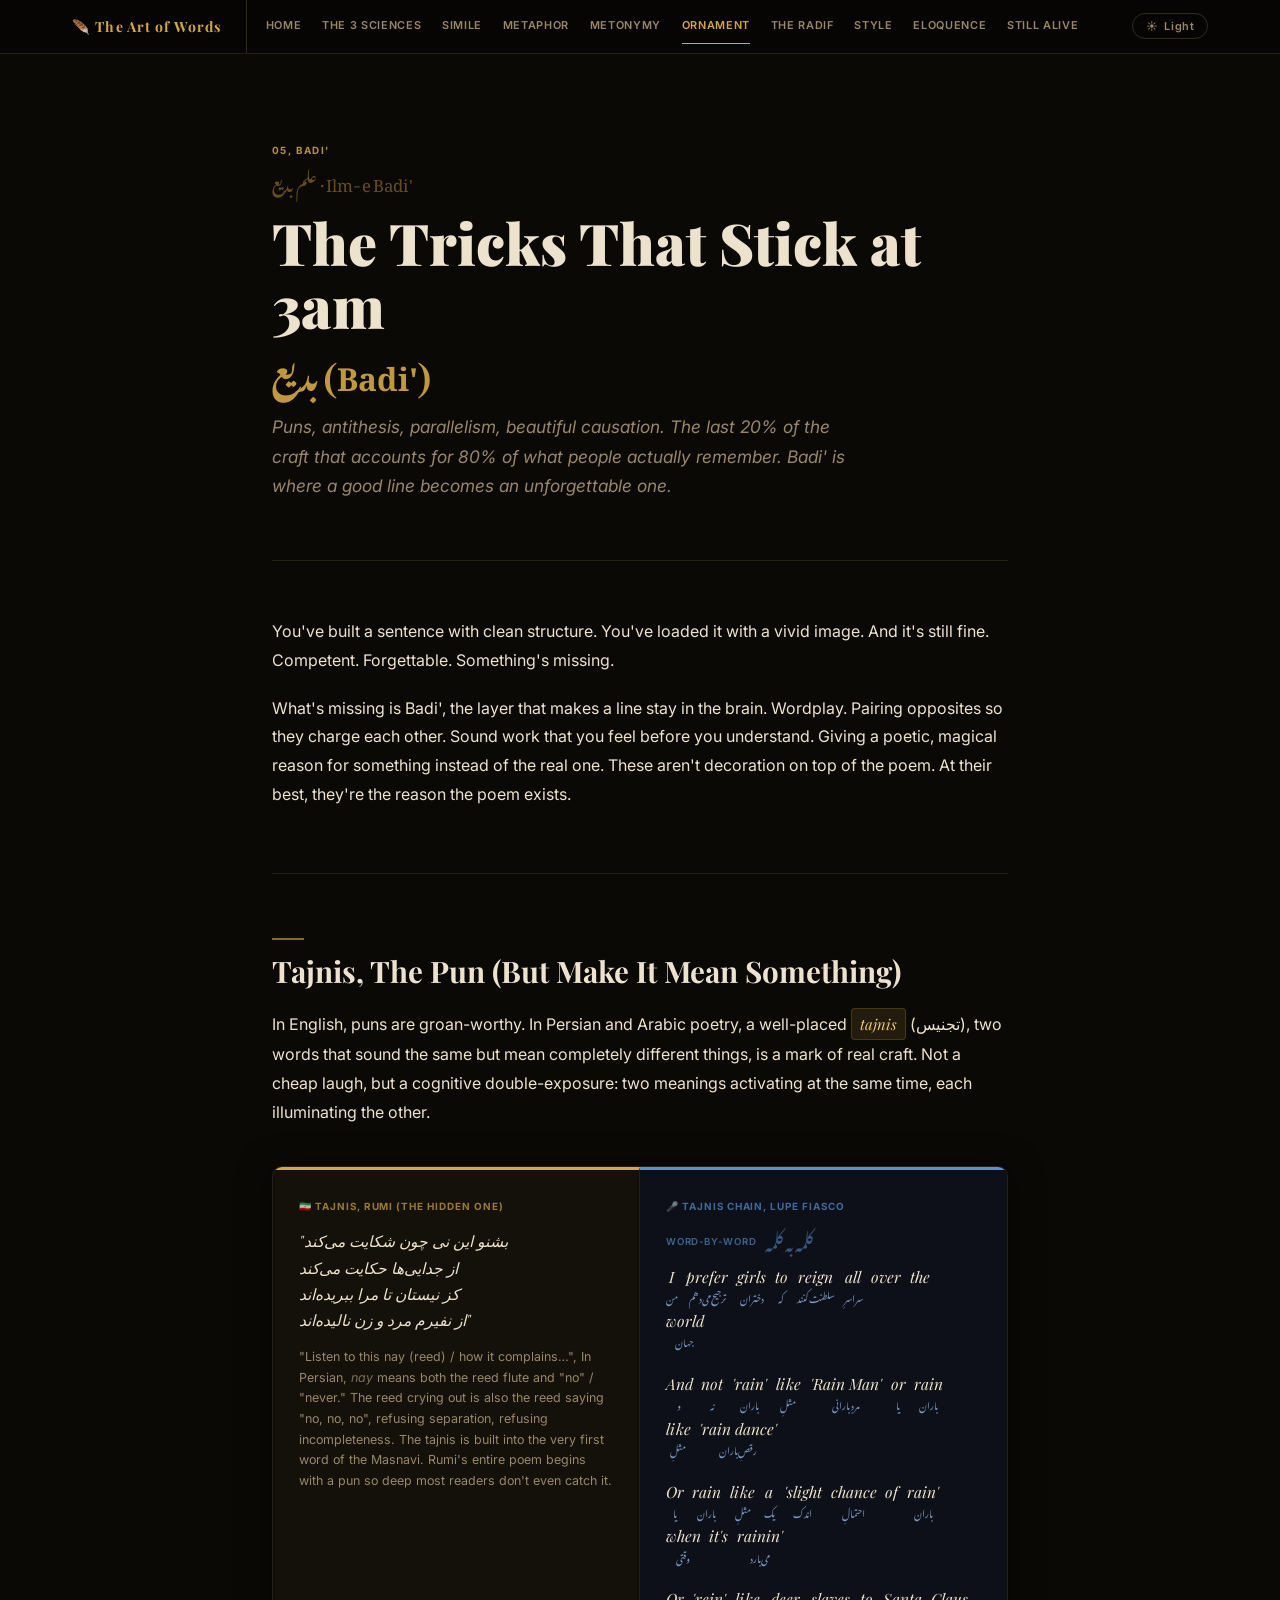
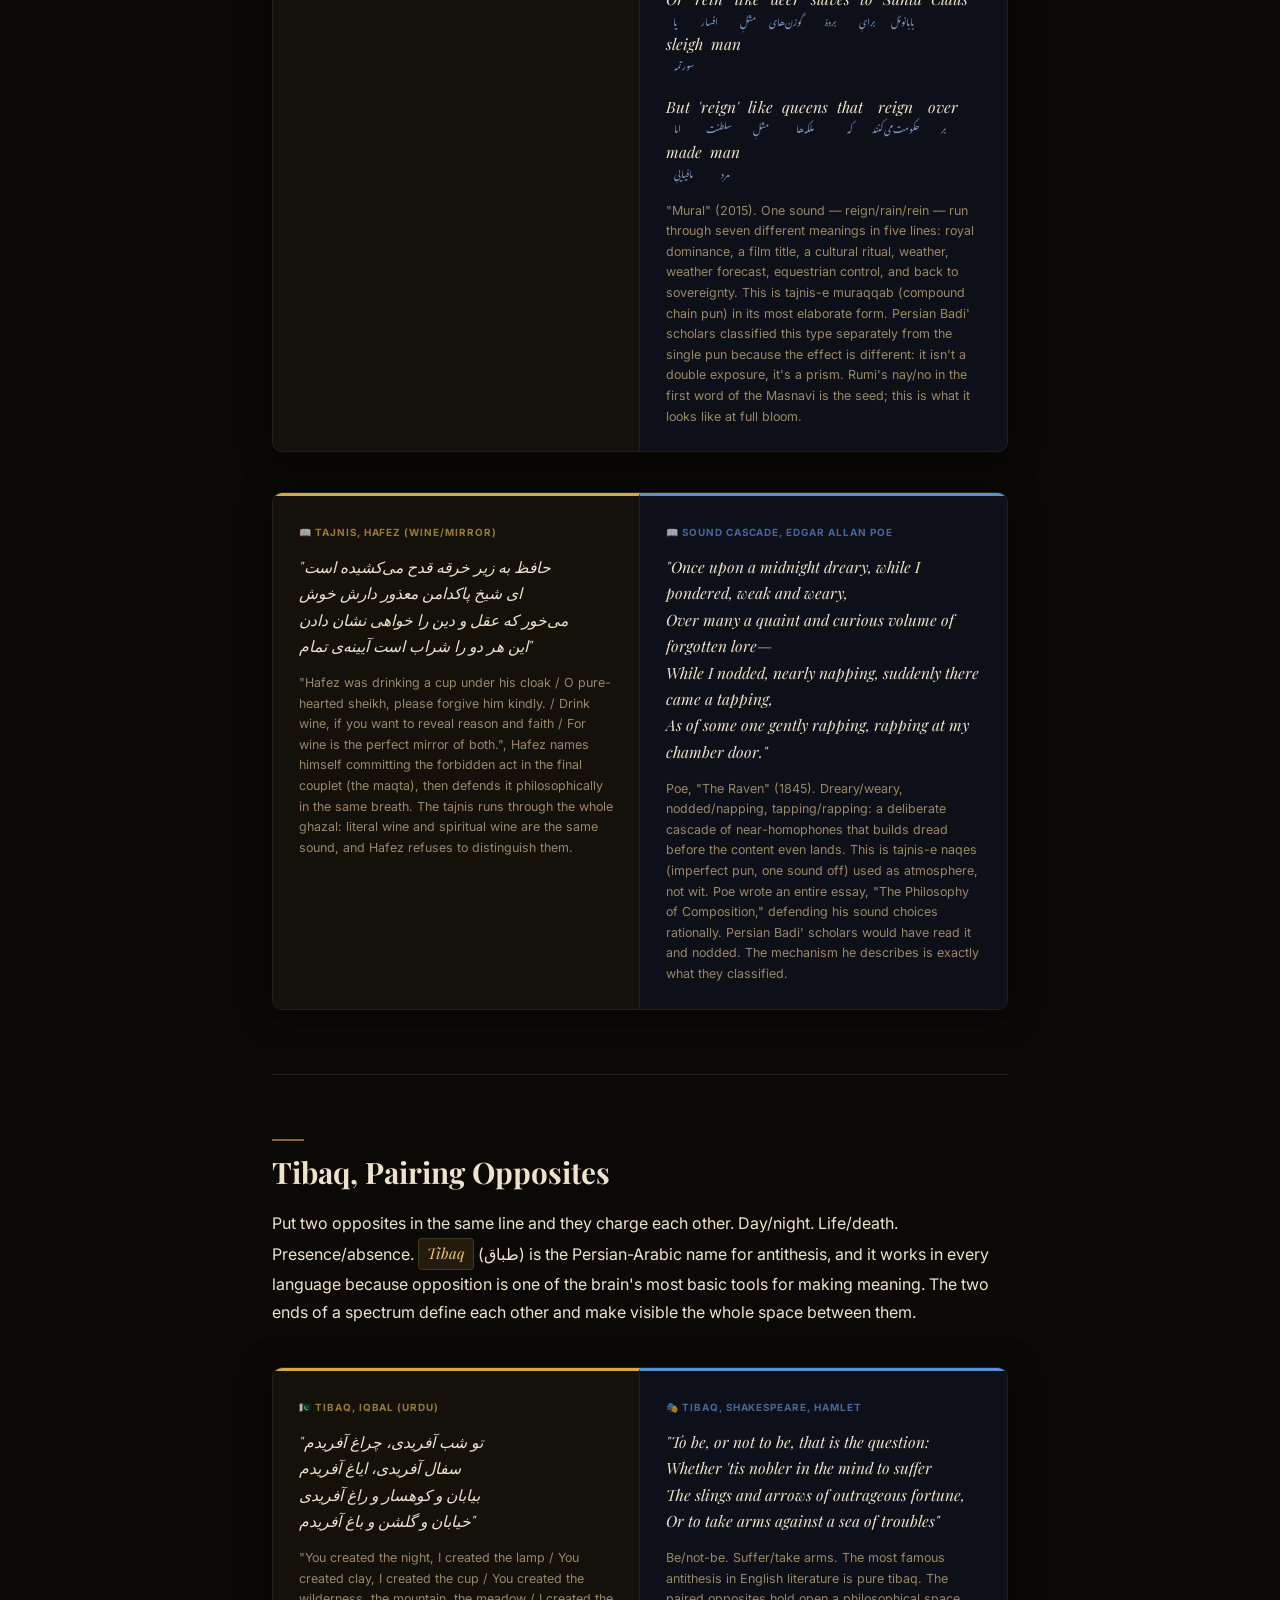
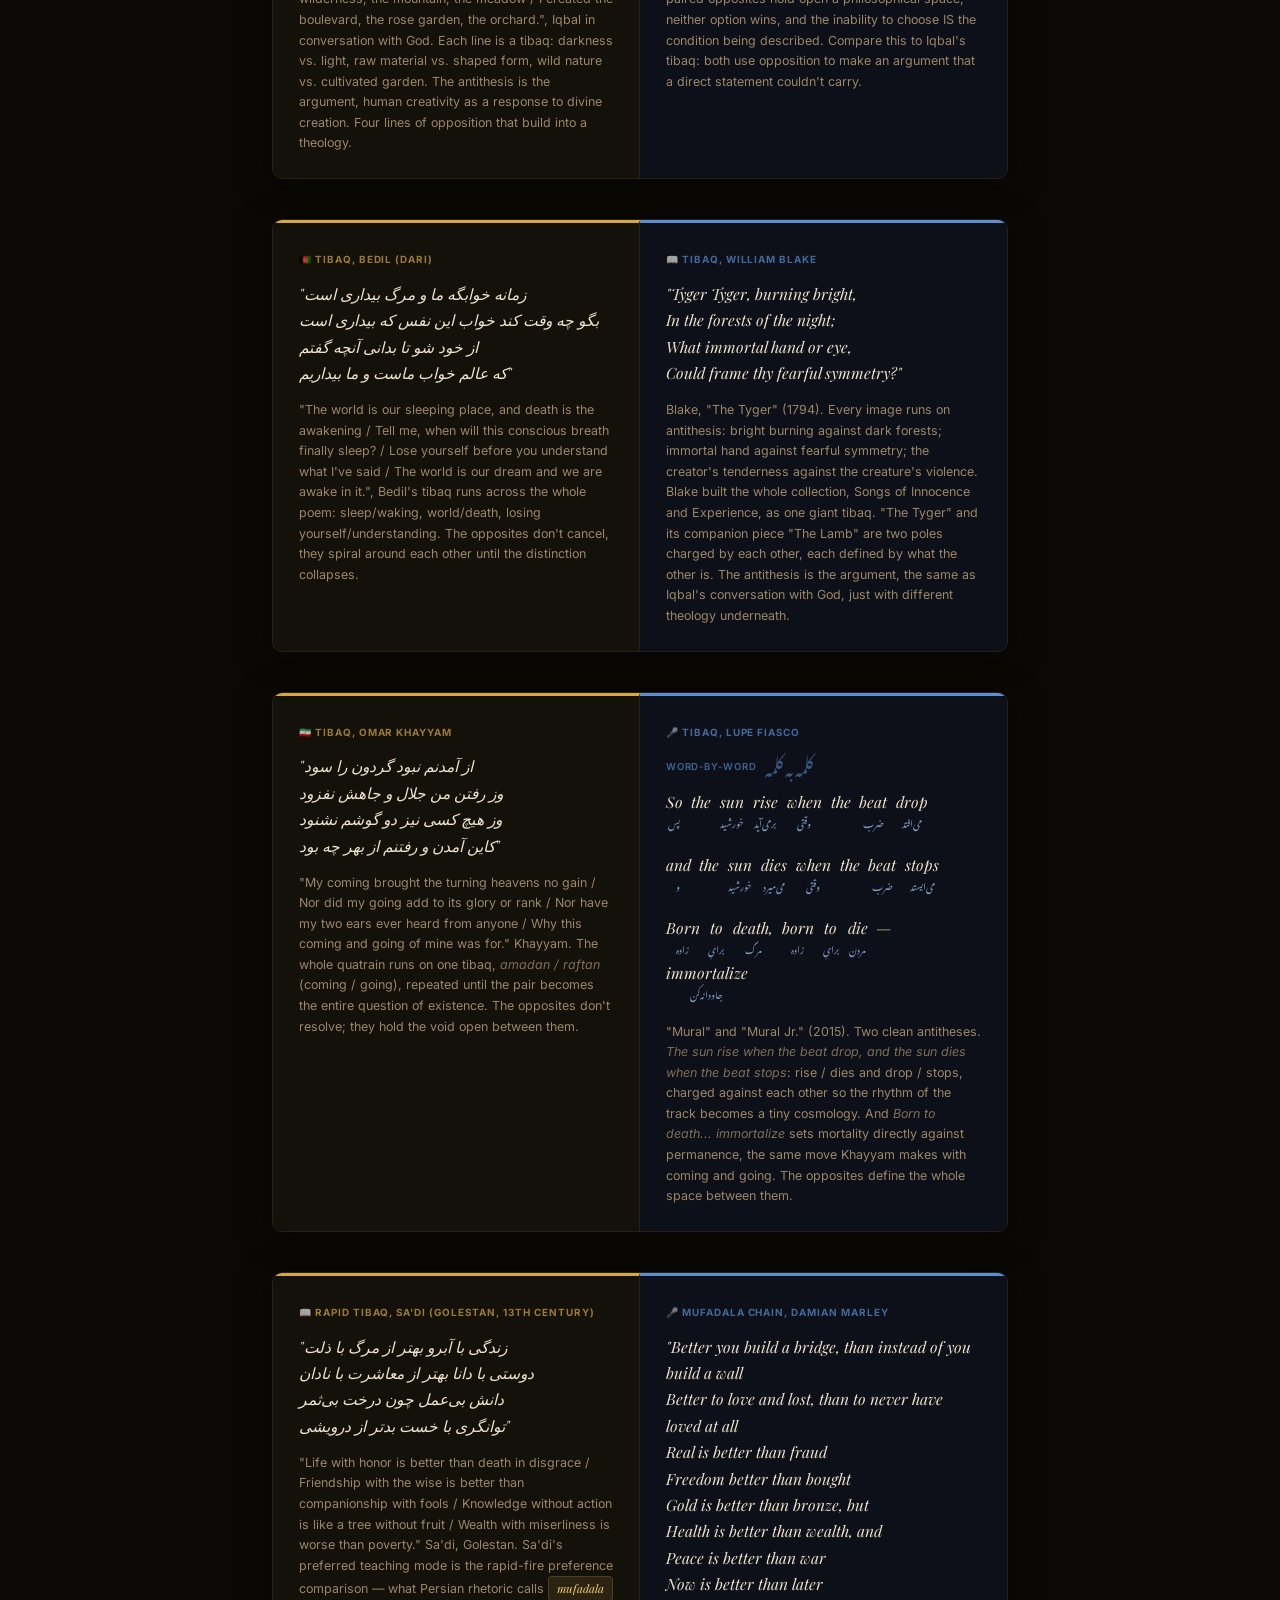
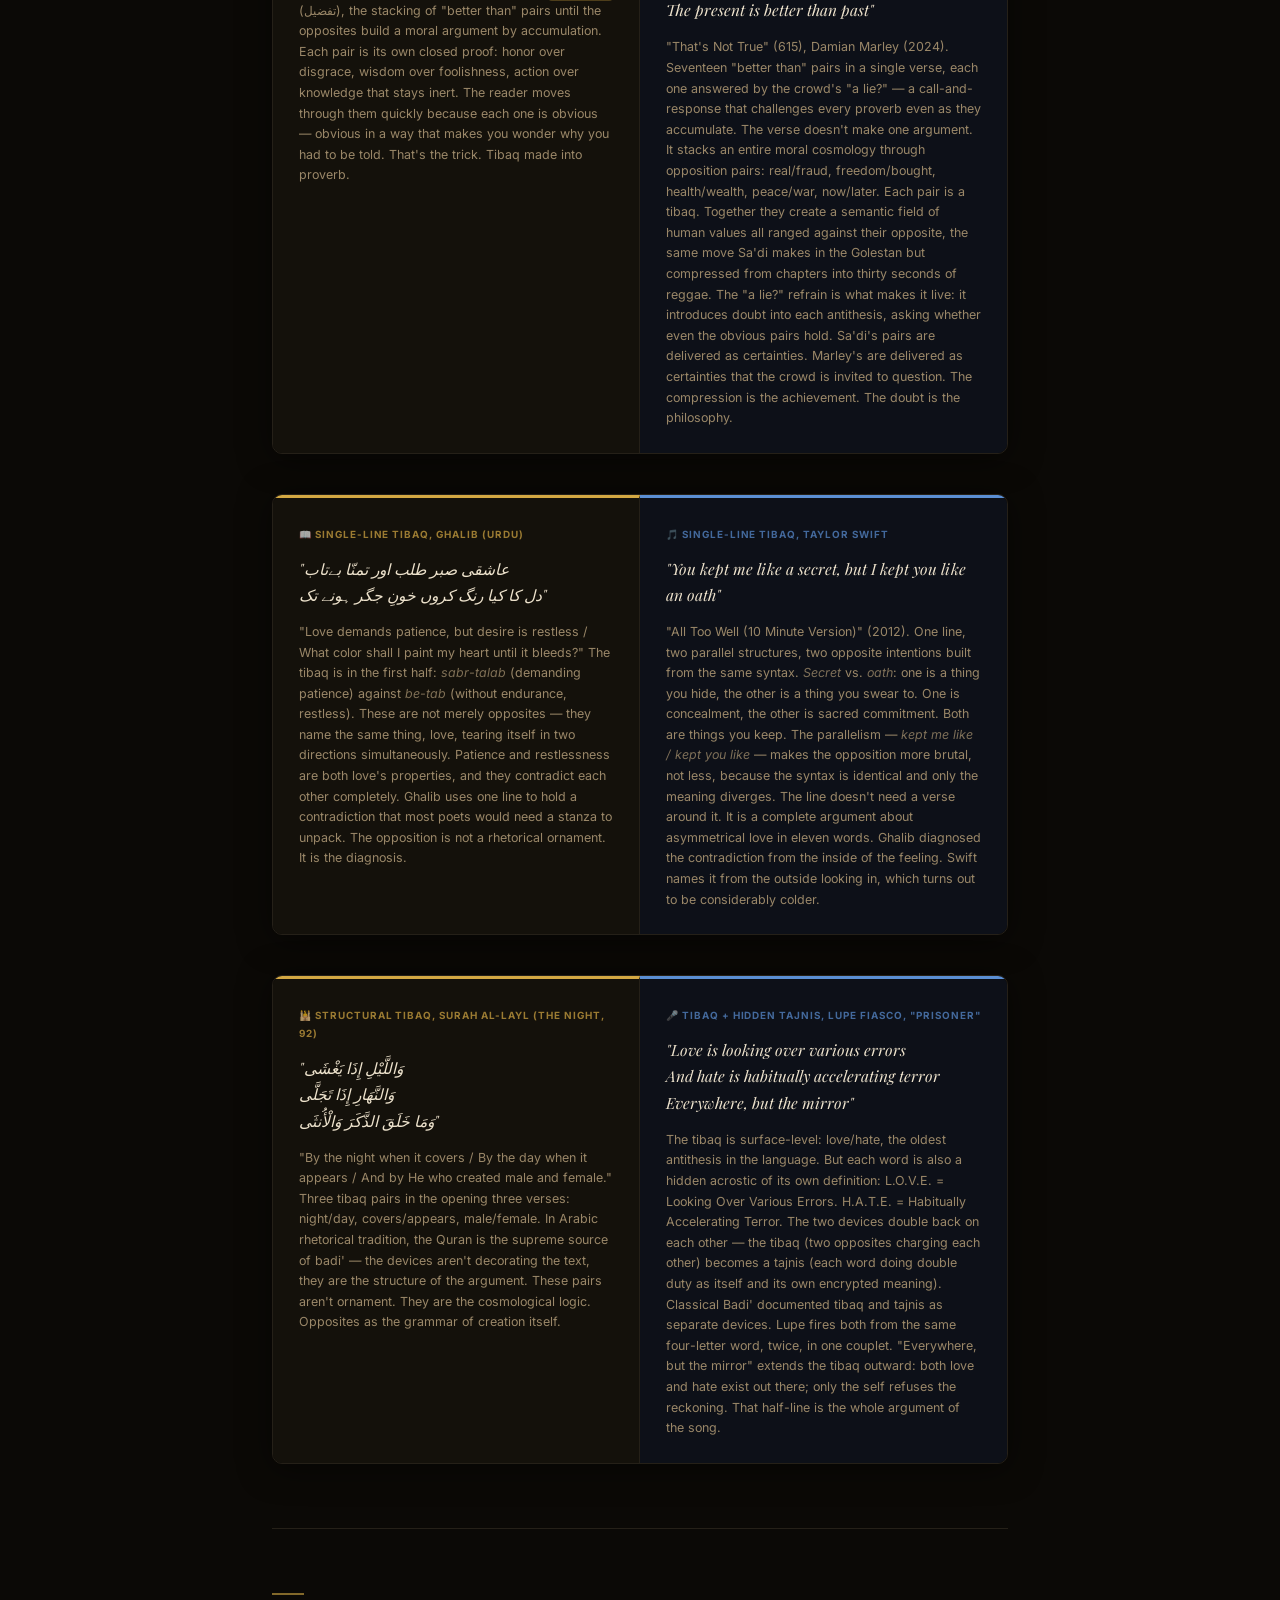
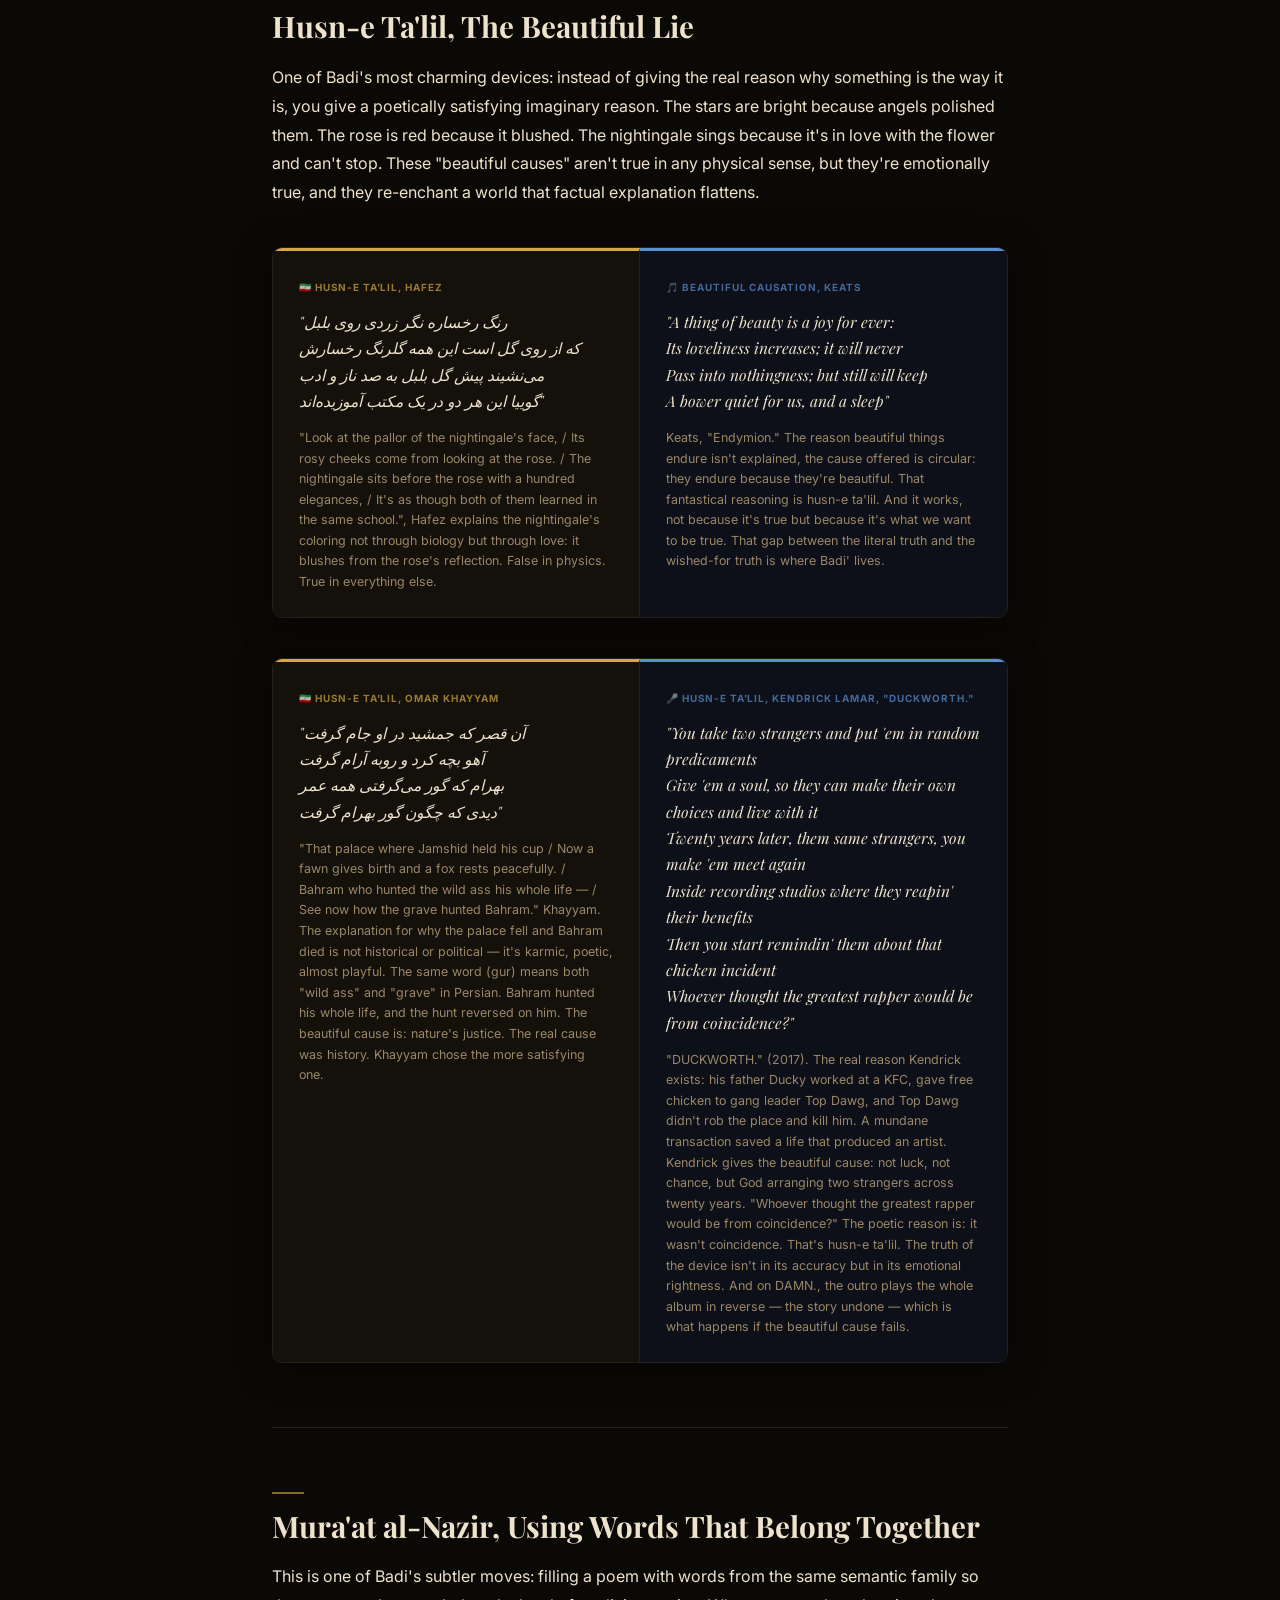
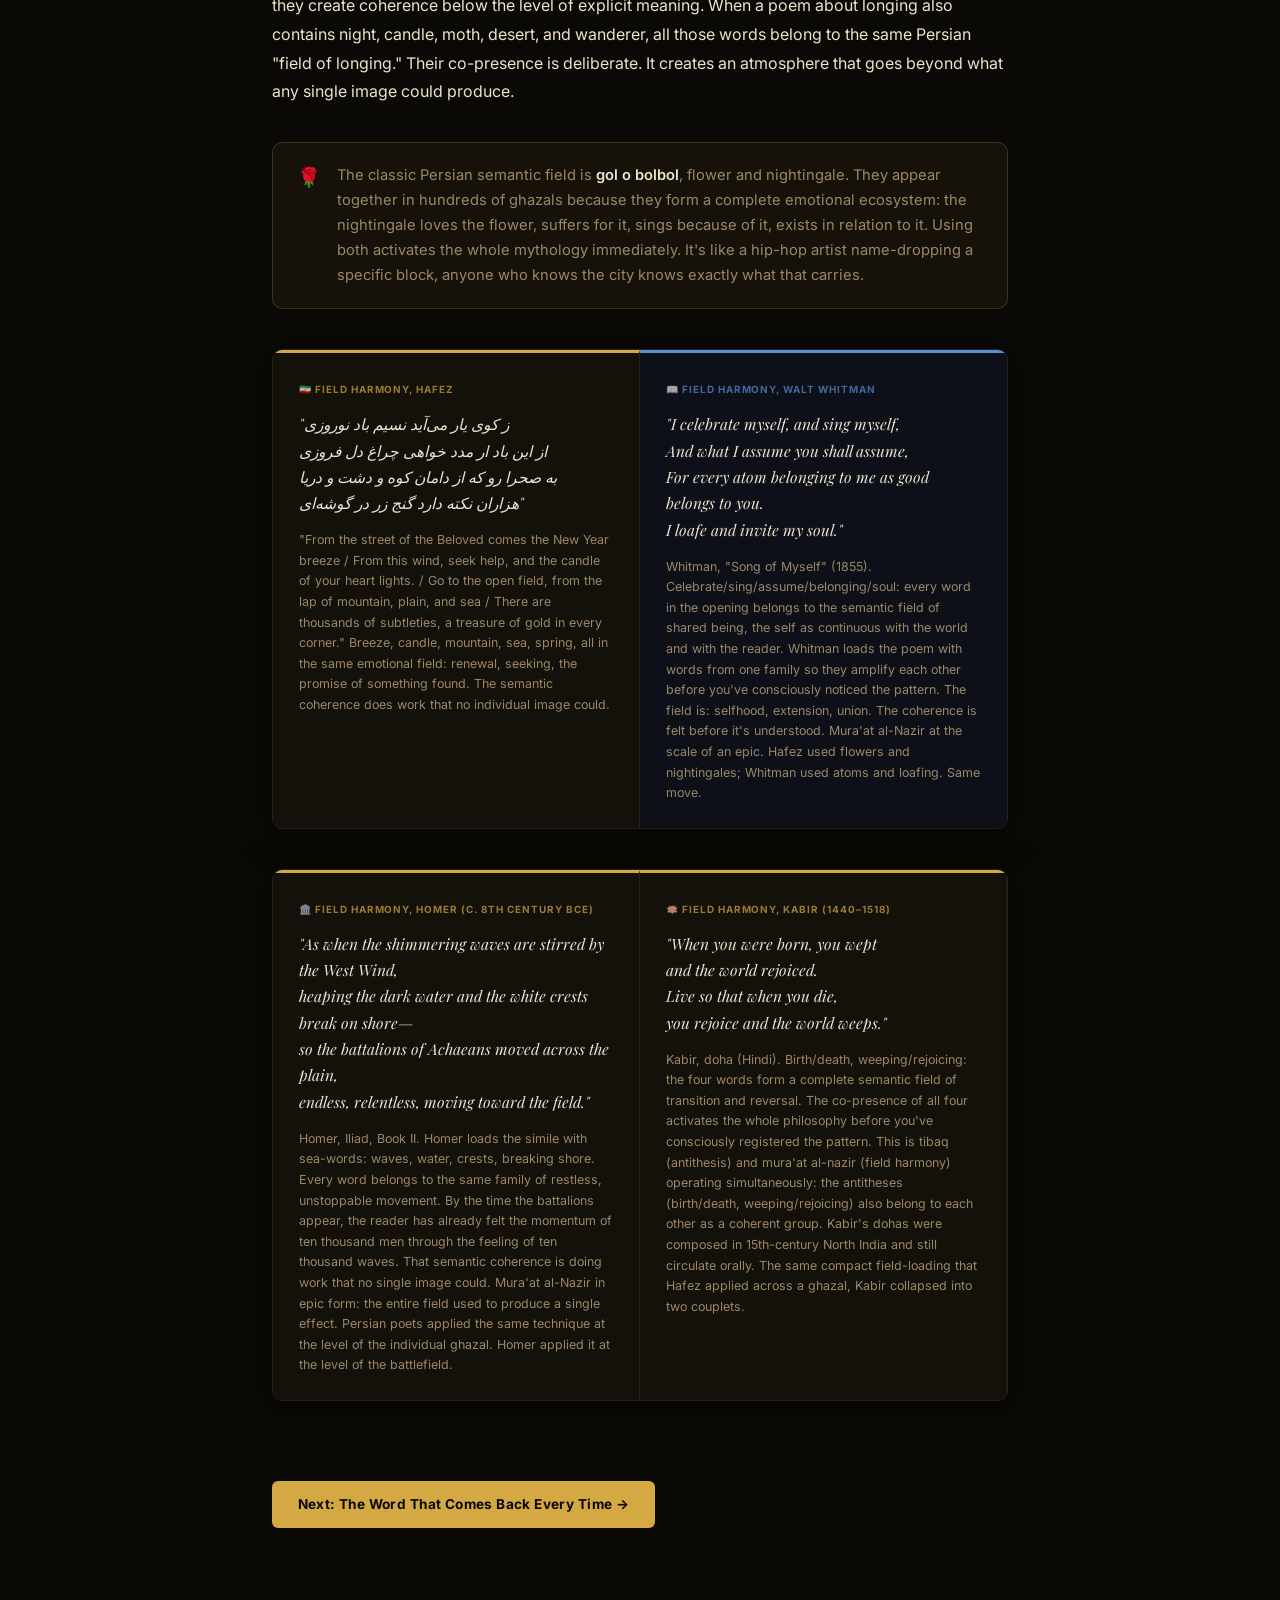
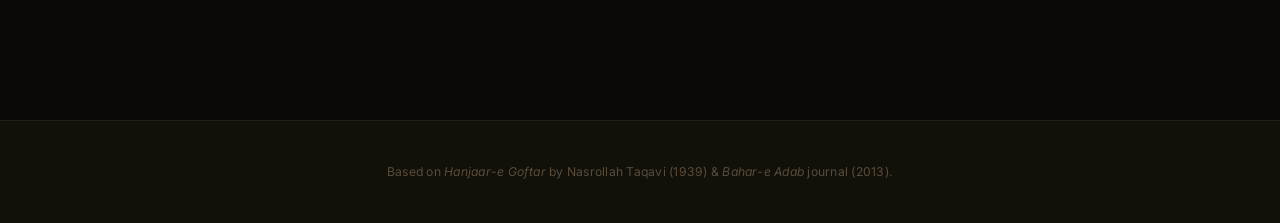
<file: articles/05-badi.html>
<!DOCTYPE html>
<html lang="en">
<head>
  <meta charset="UTF-8" />
  <meta name="viewport" content="width=device-width, initial-scale=1.0" />
  <title>The Tricks That Stick at 3am, The Art of Words</title>
  <link rel="stylesheet" href="../style.css?v=2" />
</head>
<body>
<div id="progress-bar"></div>
<nav>
  <div class="nav-inner">
    <a class="nav-brand" href="../index.html">🪶 The Art of Words</a>
    <ul class="nav-links">
      <li><a href="../index.html">Home</a></li>
      <li><a href="01-three-sciences.html">The 3 Sciences</a></li>
      <li><a href="02-tashbih.html">Simile</a></li>
      <li><a href="03-istiaara.html">Metaphor</a></li>
      <li><a href="04-majaz-kinaya.html">Metonymy</a></li>
      <li><a href="05-badi.html" class="active">Ornament</a></li>
      <li><a href="06-radif.html">The Radif</a></li>
      <li><a href="07-sabk.html">Style</a></li>
      <li><a href="08-fasahat.html">Eloquence</a></li>
      <li><a href="09-living-tradition.html">Still Alive</a></li>
    </ul>
    <button class="dark-toggle" id="darkBtn" onclick="toggleDark()"><span class="icon">☀️</span> <span id="darkLabel">Light</span></button>
  </div>
</nav>


<div class="page-wrapper">
  <div class="page-header">
    <div class="page-tag">05, Badi'</div>
  <span class="page-tag-farsi" lang="fa">علم بدیع · Ilm-e Badi'</span>
    <h1>The Tricks That Stick at 3am<br><span class='farsi-title'>بدیع (Badi')</span></h1>
    <p class="subtitle">Puns, antithesis, parallelism, beautiful causation. The last 20% of the craft that accounts for 80% of what people actually remember. Badi' is where a good line becomes an unforgettable one.</p>
  </div>

  <p>You've built a sentence with clean structure. You've loaded it with a vivid image. And it's still fine. Competent. Forgettable. Something's missing.</p>
  <p>What's missing is Badi', the layer that makes a line stay in the brain. Wordplay. Pairing opposites so they charge each other. Sound work that you feel before you understand. Giving a poetic, magical reason for something instead of the real one. These aren't decoration on top of the poem. At their best, they're the reason the poem exists.</p>

  <hr class="divider" />

  <h2>Tajnis, The Pun (But Make It Mean Something)</h2>

  <p>In English, puns are groan-worthy. In Persian and Arabic poetry, a well-placed <span class="term">tajnis</span> (تجنیس), two words that sound the same but mean completely different things, is a mark of real craft. Not a cheap laugh, but a cognitive double-exposure: two meanings activating at the same time, each illuminating the other.</p>

  <div class="compare-grid">
    <div class="compare-card east">
      <div class="compare-label">🇮🇷 Tajnis, Rumi (the hidden one)</div>
      <blockquote>"بشنو این نی چون شکایت می‌کند<br>از جدایی‌ها حکایت می‌کند<br>کز نیستان تا مرا ببریده‌اند<br>از نفیرم مرد و زن نالیده‌اند"</blockquote>
      <div class="source">"Listen to this nay (reed) / how it complains…", In Persian, <em>nay</em> means both the reed flute and "no" / "never." The reed crying out is also the reed saying "no, no, no", refusing separation, refusing incompleteness. The tajnis is built into the very first word of the Masnavi. Rumi's entire poem begins with a pun so deep most readers don't even catch it.</div>
    </div>
    <div class="compare-card west">
      <div class="compare-label">🎤 Tajnis Chain, Lupe Fiasco</div>
      <div class="gloss-note">Word-by-word <span lang="fa">کلمه به کلمه</span></div>
      <div class="gloss-quote">
        <div class="gline"><span class="gw"><span class="we">I</span><span class="wf">من</span></span><span class="gw"><span class="we">prefer</span><span class="wf">ترجیح‌می‌دهم</span></span><span class="gw"><span class="we">girls</span><span class="wf">دختران</span></span><span class="gw"><span class="we">to</span><span class="wf">که</span></span><span class="gw"><span class="we">reign</span><span class="wf">سلطنت‌کنند</span></span><span class="gw"><span class="we">all</span><span class="wf">سراسرِ</span></span><span class="gw"><span class="we">over</span><span class="wf">ـ</span></span><span class="gw"><span class="we">the</span><span class="wf">ـ</span></span><span class="gw"><span class="we">world</span><span class="wf">جهان</span></span></div>
        <div class="gline"><span class="gw"><span class="we">And</span><span class="wf">و</span></span><span class="gw"><span class="we">not</span><span class="wf">نه</span></span><span class="gw"><span class="we">'rain'</span><span class="wf">باران</span></span><span class="gw"><span class="we">like</span><span class="wf">مثلِ</span></span><span class="gw"><span class="we">'Rain Man'</span><span class="wf">مردِ‌بارانی</span></span><span class="gw"><span class="we">or</span><span class="wf">یا</span></span><span class="gw"><span class="we">rain</span><span class="wf">باران</span></span><span class="gw"><span class="we">like</span><span class="wf">مثلِ</span></span><span class="gw"><span class="we">'rain dance'</span><span class="wf">رقصِ‌باران</span></span></div>
        <div class="gline"><span class="gw"><span class="we">Or</span><span class="wf">یا</span></span><span class="gw"><span class="we">rain</span><span class="wf">باران</span></span><span class="gw"><span class="we">like</span><span class="wf">مثلِ</span></span><span class="gw"><span class="we">a</span><span class="wf">یک</span></span><span class="gw"><span class="we">'slight</span><span class="wf">اندک</span></span><span class="gw"><span class="we">chance</span><span class="wf">احتمالِ</span></span><span class="gw"><span class="we">of</span><span class="wf">ـ</span></span><span class="gw"><span class="we">rain'</span><span class="wf">باران</span></span><span class="gw"><span class="we">when</span><span class="wf">وقتی</span></span><span class="gw"><span class="we">it's</span><span class="wf">ـ</span></span><span class="gw"><span class="we">rainin'</span><span class="wf">می‌بارد</span></span></div>
        <div class="gline"><span class="gw"><span class="we">Or</span><span class="wf">یا</span></span><span class="gw"><span class="we">'rein'</span><span class="wf">افسار</span></span><span class="gw"><span class="we">like</span><span class="wf">مثلِ</span></span><span class="gw"><span class="we">deer</span><span class="wf">گوزن‌های</span></span><span class="gw"><span class="we">slaves</span><span class="wf">بردهٔ</span></span><span class="gw"><span class="we">to</span><span class="wf">برایِ</span></span><span class="gw"><span class="we">Santa</span><span class="wf">بابانوئل</span></span><span class="gw"><span class="we">Claus</span><span class="wf">ـ</span></span><span class="gw"><span class="we">sleigh</span><span class="wf">سورتمه</span></span><span class="gw"><span class="we">man</span><span class="wf">ـ</span></span></div>
        <div class="gline"><span class="gw"><span class="we">But</span><span class="wf">اما</span></span><span class="gw"><span class="we">'reign'</span><span class="wf">سلطنت</span></span><span class="gw"><span class="we">like</span><span class="wf">مثلِ</span></span><span class="gw"><span class="we">queens</span><span class="wf">ملکه‌ها</span></span><span class="gw"><span class="we">that</span><span class="wf">که</span></span><span class="gw"><span class="we">reign</span><span class="wf">حکومت‌می‌کنند</span></span><span class="gw"><span class="we">over</span><span class="wf">بر</span></span><span class="gw"><span class="we">made</span><span class="wf">مافیاییِ</span></span><span class="gw"><span class="we">man</span><span class="wf">مرد</span></span></div>
      </div>
      <div class="source">"Mural" (2015). One sound — reign/rain/rein — run through seven different meanings in five lines: royal dominance, a film title, a cultural ritual, weather, weather forecast, equestrian control, and back to sovereignty. This is tajnis-e muraqqab (compound chain pun) in its most elaborate form. Persian Badi' scholars classified this type separately from the single pun because the effect is different: it isn't a double exposure, it's a prism. Rumi's nay/no in the first word of the Masnavi is the seed; this is what it looks like at full bloom.</div>
    </div>
  </div>

  <div class="compare-grid">
    <div class="compare-card east">
      <div class="compare-label">📖 Tajnis, Hafez (wine/mirror)</div>
      <blockquote>"حافظ به زیر خرقه قدح می‌کشیده است<br>ای شیخ پاکدامن معذور دارش خوش<br>می‌خور که عقل و دین را خواهی نشان دادن<br>این هر دو را شراب است آیینه‌ی تمام"</blockquote>
      <div class="source">"Hafez was drinking a cup under his cloak / O pure-hearted sheikh, please forgive him kindly. / Drink wine, if you want to reveal reason and faith / For wine is the perfect mirror of both.", Hafez names himself committing the forbidden act in the final couplet (the maqta), then defends it philosophically in the same breath. The tajnis runs through the whole ghazal: literal wine and spiritual wine are the same sound, and Hafez refuses to distinguish them.</div>
    </div>
    <div class="compare-card west">
      <div class="compare-label">📖 Sound Cascade, Edgar Allan Poe</div>
      <blockquote>"Once upon a midnight dreary, while I pondered, weak and weary,<br>Over many a quaint and curious volume of forgotten lore—<br>While I nodded, nearly napping, suddenly there came a tapping,<br>As of some one gently rapping, rapping at my chamber door."</blockquote>
      <div class="source">Poe, "The Raven" (1845). Dreary/weary, nodded/napping, tapping/rapping: a deliberate cascade of near-homophones that builds dread before the content even lands. This is tajnis-e naqes (imperfect pun, one sound off) used as atmosphere, not wit. Poe wrote an entire essay, "The Philosophy of Composition," defending his sound choices rationally. Persian Badi' scholars would have read it and nodded. The mechanism he describes is exactly what they classified.</div>
    </div>
  </div>

  <hr class="divider" />

  <h2>Tibaq, Pairing Opposites</h2>

  <p>Put two opposites in the same line and they charge each other. Day/night. Life/death. Presence/absence. <span class="term">Tibaq</span> (طباق) is the Persian-Arabic name for antithesis, and it works in every language because opposition is one of the brain's most basic tools for making meaning. The two ends of a spectrum define each other and make visible the whole space between them.</p>

  <div class="compare-grid">
    <div class="compare-card east">
      <div class="compare-label">🇵🇰 Tibaq, Iqbal (Urdu)</div>
      <blockquote>"تو شب آفریدی، چراغ آفریدم<br>سفال آفریدی، ایاغ آفریدم<br>بیابان و کوهسار و راغ آفریدی<br>خیابان و گلشن و باغ آفریدم"</blockquote>
      <div class="source">"You created the night, I created the lamp / You created clay, I created the cup / You created the wilderness, the mountain, the meadow / I created the boulevard, the rose garden, the orchard.", Iqbal in conversation with God. Each line is a tibaq: darkness vs. light, raw material vs. shaped form, wild nature vs. cultivated garden. The antithesis is the argument, human creativity as a response to divine creation. Four lines of opposition that build into a theology.</div>
    </div>
    <div class="compare-card west">
      <div class="compare-label">🎭 Tibaq, Shakespeare, Hamlet</div>
      <blockquote>"To be, or not to be, that is the question:<br>Whether 'tis nobler in the mind to suffer<br>The slings and arrows of outrageous fortune,<br>Or to take arms against a sea of troubles"</blockquote>
      <div class="source">Be/not-be. Suffer/take arms. The most famous antithesis in English literature is pure tibaq. The paired opposites hold open a philosophical space, neither option wins, and the inability to choose IS the condition being described. Compare this to Iqbal's tibaq: both use opposition to make an argument that a direct statement couldn't carry.</div>
    </div>
  </div>

  <div class="compare-grid">
    <div class="compare-card east">
      <div class="compare-label">🇦🇫 Tibaq, Bedil (Dari)</div>
      <blockquote>"زمانه خوابگه ما و مرگ بیداری است<br>بگو چه وقت کند خواب این نفس که بیداری است<br>از خود شو تا بدانی آنچه گفتم<br>که عالم خواب ماست و ما بیداریم"</blockquote>
      <div class="source">"The world is our sleeping place, and death is the awakening / Tell me, when will this conscious breath finally sleep? / Lose yourself before you understand what I've said / The world is our dream and we are awake in it.", Bedil's tibaq runs across the whole poem: sleep/waking, world/death, losing yourself/understanding. The opposites don't cancel, they spiral around each other until the distinction collapses.</div>
    </div>
    <div class="compare-card west">
      <div class="compare-label">📖 Tibaq, William Blake</div>
      <blockquote>"Tyger Tyger, burning bright,<br>In the forests of the night;<br>What immortal hand or eye,<br>Could frame thy fearful symmetry?"</blockquote>
      <div class="source">Blake, "The Tyger" (1794). Every image runs on antithesis: bright burning against dark forests; immortal hand against fearful symmetry; the creator's tenderness against the creature's violence. Blake built the whole collection, Songs of Innocence and Experience, as one giant tibaq. "The Tyger" and its companion piece "The Lamb" are two poles charged by each other, each defined by what the other is. The antithesis is the argument, the same as Iqbal's conversation with God, just with different theology underneath.</div>
    </div>
  </div>

  <div class="compare-grid">
    <div class="compare-card east">
      <div class="compare-label">🇮🇷 Tibaq, Omar Khayyam</div>
      <blockquote>"از آمدنم نبود گردون را سود<br>وز رفتن من جلال و جاهش نفزود<br>وز هیچ کسی نیز دو گوشم نشنود<br>کاین آمدن و رفتنم از بهر چه بود"</blockquote>
      <div class="source">"My coming brought the turning heavens no gain / Nor did my going add to its glory or rank / Nor have my two ears ever heard from anyone / Why this coming and going of mine was for." Khayyam. The whole quatrain runs on one tibaq, <em>amadan / raftan</em> (coming / going), repeated until the pair becomes the entire question of existence. The opposites don't resolve; they hold the void open between them.</div>
    </div>
    <div class="compare-card west">
      <div class="compare-label">🎤 Tibaq, Lupe Fiasco</div>
      <div class="gloss-note">Word-by-word <span lang="fa">کلمه به کلمه</span></div>
      <div class="gloss-quote">
        <div class="gline"><span class="gw"><span class="we">So</span><span class="wf">پس</span></span><span class="gw"><span class="we">the</span><span class="wf">ـ</span></span><span class="gw"><span class="we">sun</span><span class="wf">خورشید</span></span><span class="gw"><span class="we">rise</span><span class="wf">برمی‌آید</span></span><span class="gw"><span class="we">when</span><span class="wf">وقتی</span></span><span class="gw"><span class="we">the</span><span class="wf">ـ</span></span><span class="gw"><span class="we">beat</span><span class="wf">ضرب</span></span><span class="gw"><span class="we">drop</span><span class="wf">می‌افتد</span></span></div>
        <div class="gline"><span class="gw"><span class="we">and</span><span class="wf">و</span></span><span class="gw"><span class="we">the</span><span class="wf">ـ</span></span><span class="gw"><span class="we">sun</span><span class="wf">خورشید</span></span><span class="gw"><span class="we">dies</span><span class="wf">می‌میرد</span></span><span class="gw"><span class="we">when</span><span class="wf">وقتی</span></span><span class="gw"><span class="we">the</span><span class="wf">ـ</span></span><span class="gw"><span class="we">beat</span><span class="wf">ضرب</span></span><span class="gw"><span class="we">stops</span><span class="wf">می‌ایستد</span></span></div>
        <div class="gline"><span class="gw"><span class="we">Born</span><span class="wf">زاده</span></span><span class="gw"><span class="we">to</span><span class="wf">برایِ</span></span><span class="gw"><span class="we">death,</span><span class="wf">مرگ</span></span><span class="gw"><span class="we">born</span><span class="wf">زاده</span></span><span class="gw"><span class="we">to</span><span class="wf">برایِ</span></span><span class="gw"><span class="we">die</span><span class="wf">مردن</span></span><span class="gw"><span class="we">—</span><span class="wf">ـ</span></span><span class="gw"><span class="we">immortalize</span><span class="wf">جاودانه‌کن</span></span></div>
      </div>
      <div class="source">"Mural" and "Mural Jr." (2015). Two clean antitheses. <em>The sun rise when the beat drop, and the sun dies when the beat stops</em>: rise / dies and drop / stops, charged against each other so the rhythm of the track becomes a tiny cosmology. And <em>Born to death... immortalize</em> sets mortality directly against permanence, the same move Khayyam makes with coming and going. The opposites define the whole space between them.</div>
    </div>
  </div>

  <div class="compare-grid">
    <div class="compare-card east">
      <div class="compare-label">📖 Rapid Tibaq, Sa'di (Golestan, 13th century)</div>
      <blockquote>"زندگی با آبرو بهتر از مرگ با ذلت<br>دوستی با دانا بهتر از معاشرت با نادان<br>دانش بی‌عمل چون درخت بی‌ثمر<br>توانگری با خست بدتر از درویشی"</blockquote>
      <div class="source">"Life with honor is better than death in disgrace / Friendship with the wise is better than companionship with fools / Knowledge without action is like a tree without fruit / Wealth with miserliness is worse than poverty." Sa'di, Golestan. Sa'di's preferred teaching mode is the rapid-fire preference comparison — what Persian rhetoric calls <span class="term">mufadala</span> (تفضیل), the stacking of "better than" pairs until the opposites build a moral argument by accumulation. Each pair is its own closed proof: honor over disgrace, wisdom over foolishness, action over knowledge that stays inert. The reader moves through them quickly because each one is obvious — obvious in a way that makes you wonder why you had to be told. That's the trick. Tibaq made into proverb.</div>
    </div>
    <div class="compare-card west">
      <div class="compare-label">🎤 Mufadala Chain, Damian Marley</div>
      <blockquote>"Better you build a bridge, than instead of you build a wall<br>Better to love and lost, than to never have loved at all<br>Real is better than fraud<br>Freedom better than bought<br>Gold is better than bronze, but<br>Health is better than wealth, and<br>Peace is better than war<br>Now is better than later<br>The present is better than past"</blockquote>
      <div class="source">"That's Not True" (615), Damian Marley (2024). Seventeen "better than" pairs in a single verse, each one answered by the crowd's "a lie?" — a call-and-response that challenges every proverb even as they accumulate. The verse doesn't make one argument. It stacks an entire moral cosmology through opposition pairs: real/fraud, freedom/bought, health/wealth, peace/war, now/later. Each pair is a tibaq. Together they create a semantic field of human values all ranged against their opposite, the same move Sa'di makes in the Golestan but compressed from chapters into thirty seconds of reggae. The "a lie?" refrain is what makes it live: it introduces doubt into each antithesis, asking whether even the obvious pairs hold. Sa'di's pairs are delivered as certainties. Marley's are delivered as certainties that the crowd is invited to question. The compression is the achievement. The doubt is the philosophy.</div>
    </div>
  </div>

  <div class="compare-grid">
    <div class="compare-card east">
      <div class="compare-label">📖 Single-Line Tibaq, Ghalib (Urdu)</div>
      <blockquote>"عاشقی صبر طلب اور تمنّا بے‌تاب<br>دل کا کیا رنگ کروں خونِ جگر ہونے تک"</blockquote>
      <div class="source">"Love demands patience, but desire is restless / What color shall I paint my heart until it bleeds?" The tibaq is in the first half: <em>sabr-talab</em> (demanding patience) against <em>be-tab</em> (without endurance, restless). These are not merely opposites — they name the same thing, love, tearing itself in two directions simultaneously. Patience and restlessness are both love's properties, and they contradict each other completely. Ghalib uses one line to hold a contradiction that most poets would need a stanza to unpack. The opposition is not a rhetorical ornament. It is the diagnosis.</div>
    </div>
    <div class="compare-card west">
      <div class="compare-label">🎵 Single-Line Tibaq, Taylor Swift</div>
      <blockquote>"You kept me like a secret, but I kept you like an oath"</blockquote>
      <div class="source">"All Too Well (10 Minute Version)" (2012). One line, two parallel structures, two opposite intentions built from the same syntax. <em>Secret</em> vs. <em>oath</em>: one is a thing you hide, the other is a thing you swear to. One is concealment, the other is sacred commitment. Both are things you keep. The parallelism — <em>kept me like / kept you like</em> — makes the opposition more brutal, not less, because the syntax is identical and only the meaning diverges. The line doesn't need a verse around it. It is a complete argument about asymmetrical love in eleven words. Ghalib diagnosed the contradiction from the inside of the feeling. Swift names it from the outside looking in, which turns out to be considerably colder.</div>
    </div>
  </div>

  <div class="compare-grid">
    <div class="compare-card east">
      <div class="compare-label">🕌 Structural Tibaq, Surah Al-Layl (The Night, 92)</div>
      <blockquote>"وَاللَّيْلِ إِذَا يَغْشَى<br>وَالنَّهَارِ إِذَا تَجَلَّى<br>وَمَا خَلَقَ الذَّكَرَ وَالْأُنثَى"</blockquote>
      <div class="source">"By the night when it covers / By the day when it appears / And by He who created male and female." Three tibaq pairs in the opening three verses: night/day, covers/appears, male/female. In Arabic rhetorical tradition, the Quran is the supreme source of badi' — the devices aren't decorating the text, they are the structure of the argument. These pairs aren't ornament. They are the cosmological logic. Opposites as the grammar of creation itself.</div>
    </div>
    <div class="compare-card west">
      <div class="compare-label">🎤 Tibaq + Hidden Tajnis, Lupe Fiasco, "Prisoner"</div>
      <blockquote>"Love is looking over various errors<br>And hate is habitually accelerating terror<br>Everywhere, but the mirror"</blockquote>
      <div class="source">The tibaq is surface-level: love/hate, the oldest antithesis in the language. But each word is also a hidden acrostic of its own definition: L.O.V.E. = Looking Over Various Errors. H.A.T.E. = Habitually Accelerating Terror. The two devices double back on each other — the tibaq (two opposites charging each other) becomes a tajnis (each word doing double duty as itself and its own encrypted meaning). Classical Badi' documented tibaq and tajnis as separate devices. Lupe fires both from the same four-letter word, twice, in one couplet. "Everywhere, but the mirror" extends the tibaq outward: both love and hate exist out there; only the self refuses the reckoning. That half-line is the whole argument of the song.</div>
    </div>
  </div>

  <hr class="divider" />

  <h2>Husn-e Ta'lil, The Beautiful Lie</h2>

  <p>One of Badi's most charming devices: instead of giving the real reason why something is the way it is, you give a poetically satisfying imaginary reason. The stars are bright because angels polished them. The rose is red because it blushed. The nightingale sings because it's in love with the flower and can't stop. These "beautiful causes" aren't true in any physical sense, but they're emotionally true, and they re-enchant a world that factual explanation flattens.</p>

  <div class="compare-grid">
    <div class="compare-card east">
      <div class="compare-label">🇮🇷 Husn-e Ta'lil, Hafez</div>
      <blockquote>"رنگ رخساره نگر زردی روی بلبل<br>که از روی گل است این همه گلرنگ رخسارش<br>می‌نشیند پیش گل بلبل به صد ناز و ادب<br>گوییا این هر دو در یک مکتب آموزیده‌اند"</blockquote>
      <div class="source">"Look at the pallor of the nightingale's face, / Its rosy cheeks come from looking at the rose. / The nightingale sits before the rose with a hundred elegances, / It's as though both of them learned in the same school.", Hafez explains the nightingale's coloring not through biology but through love: it blushes from the rose's reflection. False in physics. True in everything else.</div>
    </div>
    <div class="compare-card west">
      <div class="compare-label">🎵 Beautiful Causation, Keats</div>
      <blockquote>"A thing of beauty is a joy for ever:<br>Its loveliness increases; it will never<br>Pass into nothingness; but still will keep<br>A bower quiet for us, and a sleep"</blockquote>
      <div class="source">Keats, "Endymion." The reason beautiful things endure isn't explained, the cause offered is circular: they endure because they're beautiful. That fantastical reasoning is husn-e ta'lil. And it works, not because it's true but because it's what we want to be true. That gap between the literal truth and the wished-for truth is where Badi' lives.</div>
    </div>
  </div>

  <div class="compare-grid">
    <div class="compare-card east">
      <div class="compare-label">🇮🇷 Husn-e Ta'lil, Omar Khayyam</div>
      <blockquote>"آن قصر که جمشید در او جام گرفت<br>آهو بچه کرد و روبه آرام گرفت<br>بهرام که گور می‌گرفتی همه عمر<br>دیدی که چگون گور بهرام گرفت"</blockquote>
      <div class="source">"That palace where Jamshid held his cup / Now a fawn gives birth and a fox rests peacefully. / Bahram who hunted the wild ass his whole life — / See now how the grave hunted Bahram." Khayyam. The explanation for why the palace fell and Bahram died is not historical or political — it's karmic, poetic, almost playful. The same word (gur) means both "wild ass" and "grave" in Persian. Bahram hunted his whole life, and the hunt reversed on him. The beautiful cause is: nature's justice. The real cause was history. Khayyam chose the more satisfying one.</div>
    </div>
    <div class="compare-card west">
      <div class="compare-label">🎤 Husn-e Ta'lil, Kendrick Lamar, "DUCKWORTH."</div>
      <blockquote>"You take two strangers and put 'em in random predicaments<br>Give 'em a soul, so they can make their own choices and live with it<br>Twenty years later, them same strangers, you make 'em meet again<br>Inside recording studios where they reapin' their benefits<br>Then you start remindin' them about that chicken incident<br>Whoever thought the greatest rapper would be from coincidence?"</blockquote>
      <div class="source">"DUCKWORTH." (2017). The real reason Kendrick exists: his father Ducky worked at a KFC, gave free chicken to gang leader Top Dawg, and Top Dawg didn't rob the place and kill him. A mundane transaction saved a life that produced an artist. Kendrick gives the beautiful cause: not luck, not chance, but God arranging two strangers across twenty years. "Whoever thought the greatest rapper would be from coincidence?" The poetic reason is: it wasn't coincidence. That's husn-e ta'lil. The truth of the device isn't in its accuracy but in its emotional rightness. And on DAMN., the outro plays the whole album in reverse — the story undone — which is what happens if the beautiful cause fails.</div>
    </div>
  </div>

  <hr class="divider" />

  <h2>Mura'at al-Nazir, Using Words That Belong Together</h2>

  <p>This is one of Badi's subtler moves: filling a poem with words from the same semantic family so they create coherence below the level of explicit meaning. When a poem about longing also contains night, candle, moth, desert, and wanderer, all those words belong to the same Persian "field of longing." Their co-presence is deliberate. It creates an atmosphere that goes beyond what any single image could produce.</p>

  <div class="callout">
    <span class="callout-icon">🌹</span>
    <p>The classic Persian semantic field is <strong>gol o bolbol</strong>, flower and nightingale. They appear together in hundreds of ghazals because they form a complete emotional ecosystem: the nightingale loves the flower, suffers for it, sings because of it, exists in relation to it. Using both activates the whole mythology immediately. It's like a hip-hop artist name-dropping a specific block, anyone who knows the city knows exactly what that carries.</p>
  </div>

  <div class="compare-grid">
    <div class="compare-card east">
      <div class="compare-label">🇮🇷 Field Harmony, Hafez</div>
      <blockquote>"ز کوی یار می‌آید نسیم باد نوروزی<br>از این باد ار مدد خواهی چراغ دل فروزی<br>به صحرا رو که از دامان کوه و دشت و دریا<br>هزاران نکته دارد گنج زر در گوشه‌ای"</blockquote>
      <div class="source">"From the street of the Beloved comes the New Year breeze / From this wind, seek help, and the candle of your heart lights. / Go to the open field, from the lap of mountain, plain, and sea / There are thousands of subtleties, a treasure of gold in every corner." Breeze, candle, mountain, sea, spring, all in the same emotional field: renewal, seeking, the promise of something found. The semantic coherence does work that no individual image could.</div>
    </div>
    <div class="compare-card west">
      <div class="compare-label">📖 Field Harmony, Walt Whitman</div>
      <blockquote>"I celebrate myself, and sing myself,<br>And what I assume you shall assume,<br>For every atom belonging to me as good belongs to you.<br>I loafe and invite my soul."</blockquote>
      <div class="source">Whitman, "Song of Myself" (1855). Celebrate/sing/assume/belonging/soul: every word in the opening belongs to the semantic field of shared being, the self as continuous with the world and with the reader. Whitman loads the poem with words from one family so they amplify each other before you've consciously noticed the pattern. The field is: selfhood, extension, union. The coherence is felt before it's understood. Mura'at al-Nazir at the scale of an epic. Hafez used flowers and nightingales; Whitman used atoms and loafing. Same move.</div>
    </div>
  </div>

  <div class="compare-grid">
    <div class="compare-card east">
      <div class="compare-label">🏛️ Field Harmony, Homer (c. 8th century BCE)</div>
      <blockquote>"As when the shimmering waves are stirred by the West Wind,<br>heaping the dark water and the white crests break on shore—<br>so the battalions of Achaeans moved across the plain,<br>endless, relentless, moving toward the field."</blockquote>
      <div class="source">Homer, Iliad, Book II. Homer loads the simile with sea-words: waves, water, crests, breaking shore. Every word belongs to the same family of restless, unstoppable movement. By the time the battalions appear, the reader has already felt the momentum of ten thousand men through the feeling of ten thousand waves. That semantic coherence is doing work that no single image could. Mura'at al-Nazir in epic form: the entire field used to produce a single effect. Persian poets applied the same technique at the level of the individual ghazal. Homer applied it at the level of the battlefield.</div>
    </div>
    <div class="compare-card east">
      <div class="compare-label">🪷 Field Harmony, Kabir (1440–1518)</div>
      <blockquote>"When you were born, you wept<br>and the world rejoiced.<br>Live so that when you die,<br>you rejoice and the world weeps."</blockquote>
      <div class="source">Kabir, doha (Hindi). Birth/death, weeping/rejoicing: the four words form a complete semantic field of transition and reversal. The co-presence of all four activates the whole philosophy before you've consciously registered the pattern. This is tibaq (antithesis) and mura'at al-nazir (field harmony) operating simultaneously: the antitheses (birth/death, weeping/rejoicing) also belong to each other as a coherent group. Kabir's dohas were composed in 15th-century North India and still circulate orally. The same compact field-loading that Hafez applied across a ghazal, Kabir collapsed into two couplets.</div>
    </div>
  </div>

  <a href="06-radif.html" class="btn">Next: The Word That Comes Back Every Time →</a>
</div>

<footer>Based on <em>Hanjaar-e Goftar</em> by Nasrollah Taqavi (1939) &amp; <em>Bahar-e Adab</em> journal (2013).</footer>
<script src="../anim.js"></script>
</body>
</html>
</file>
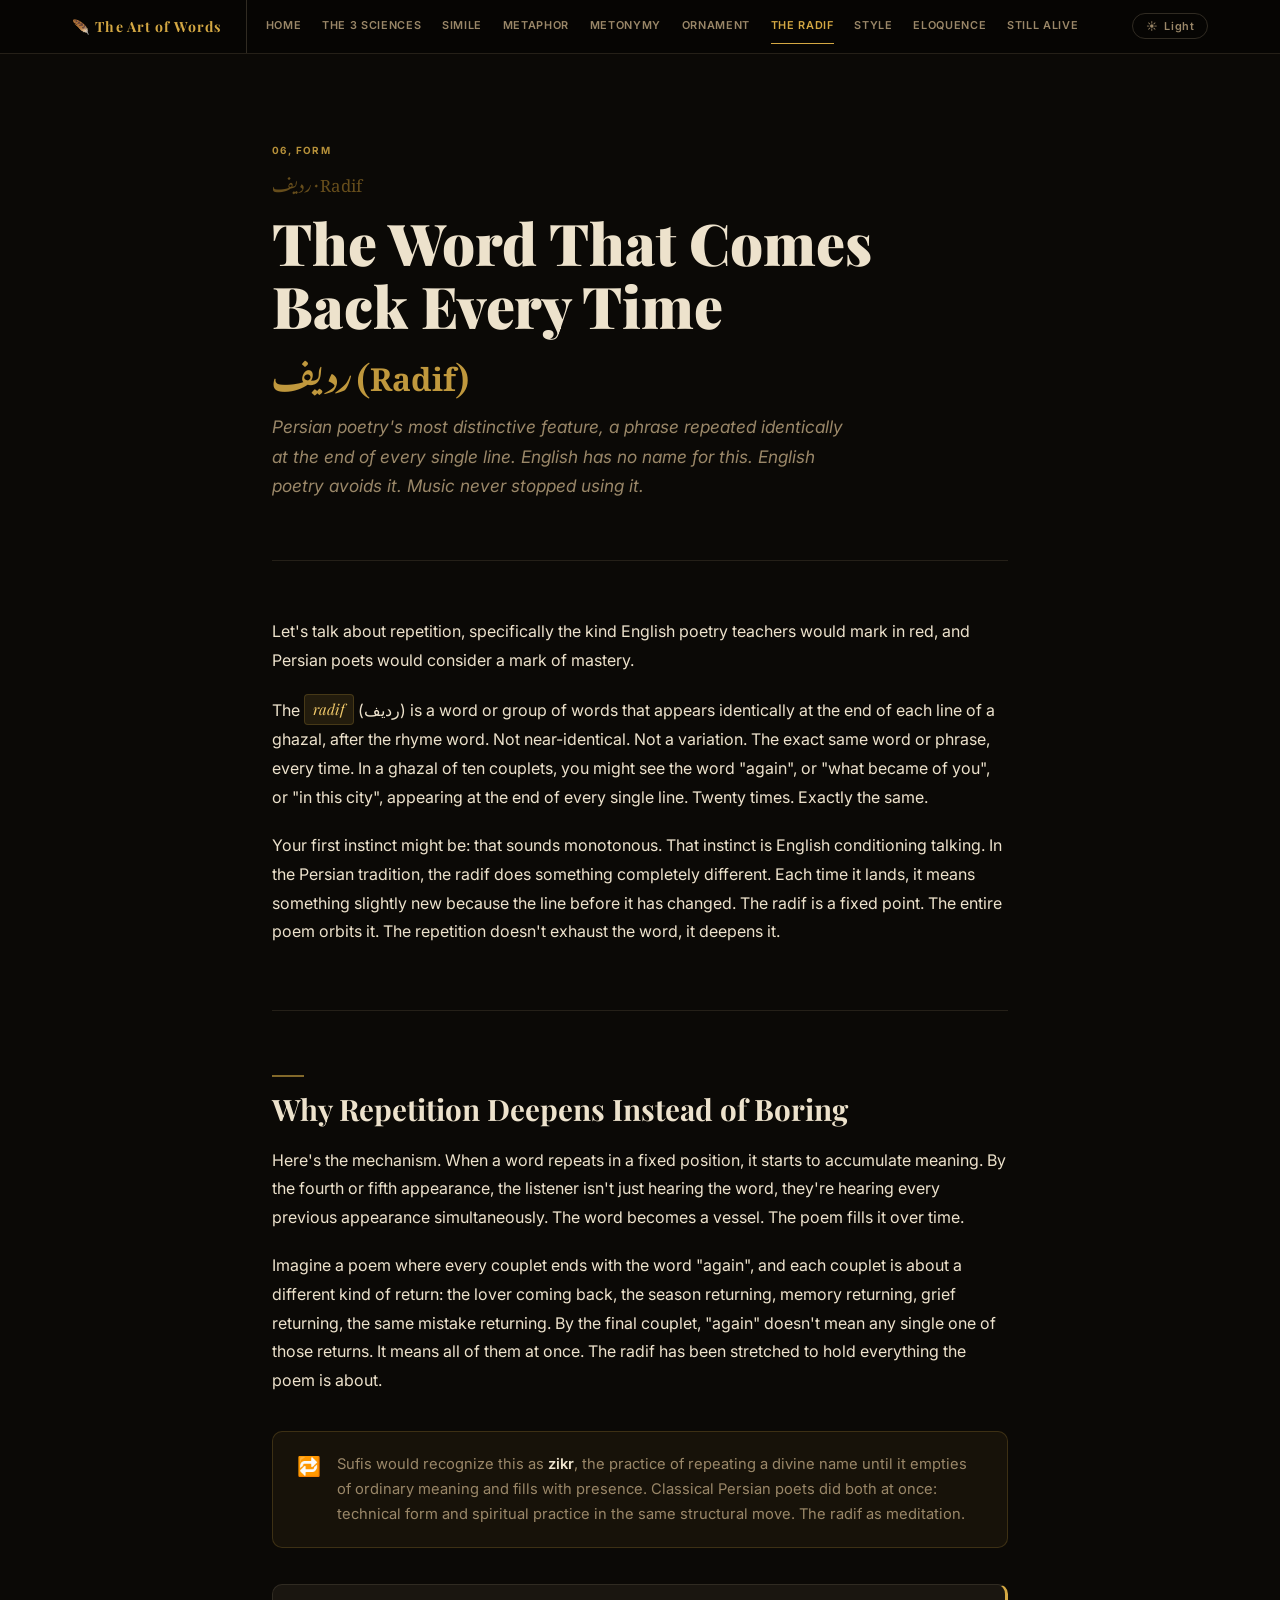
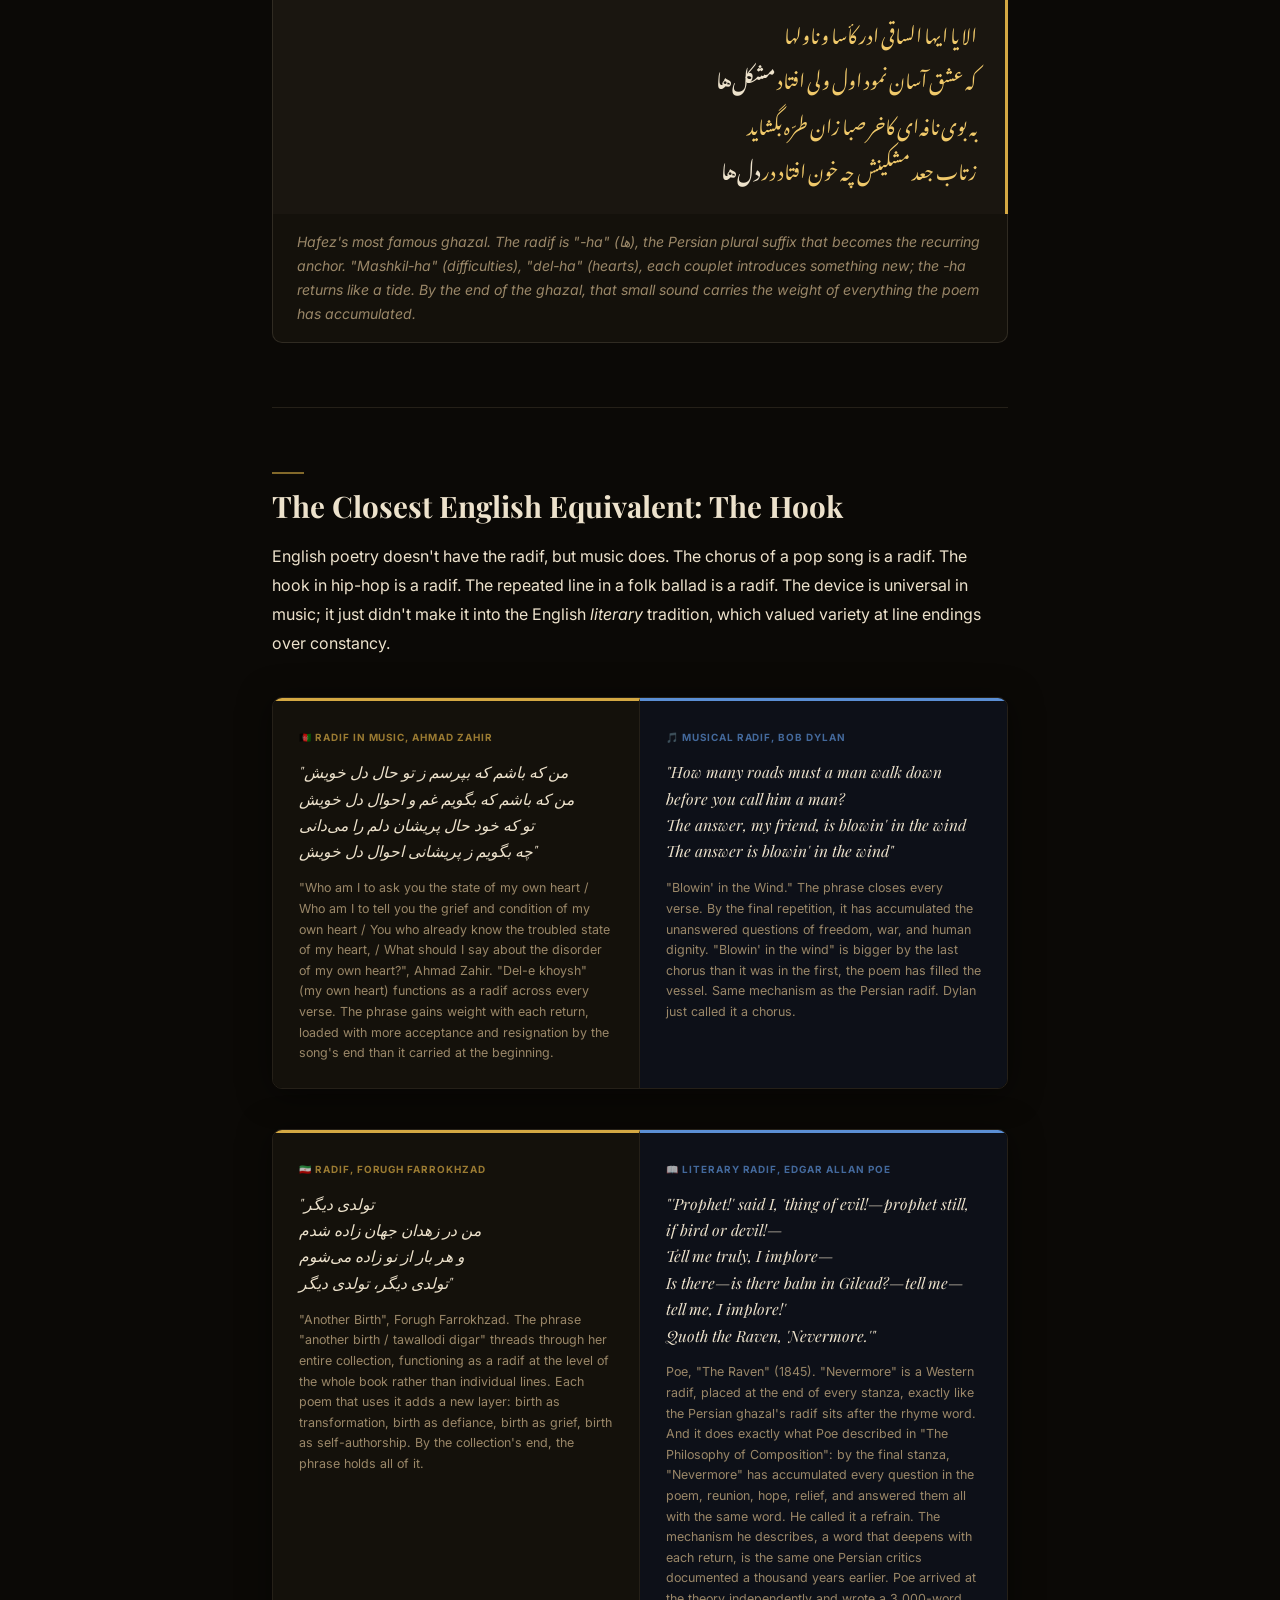
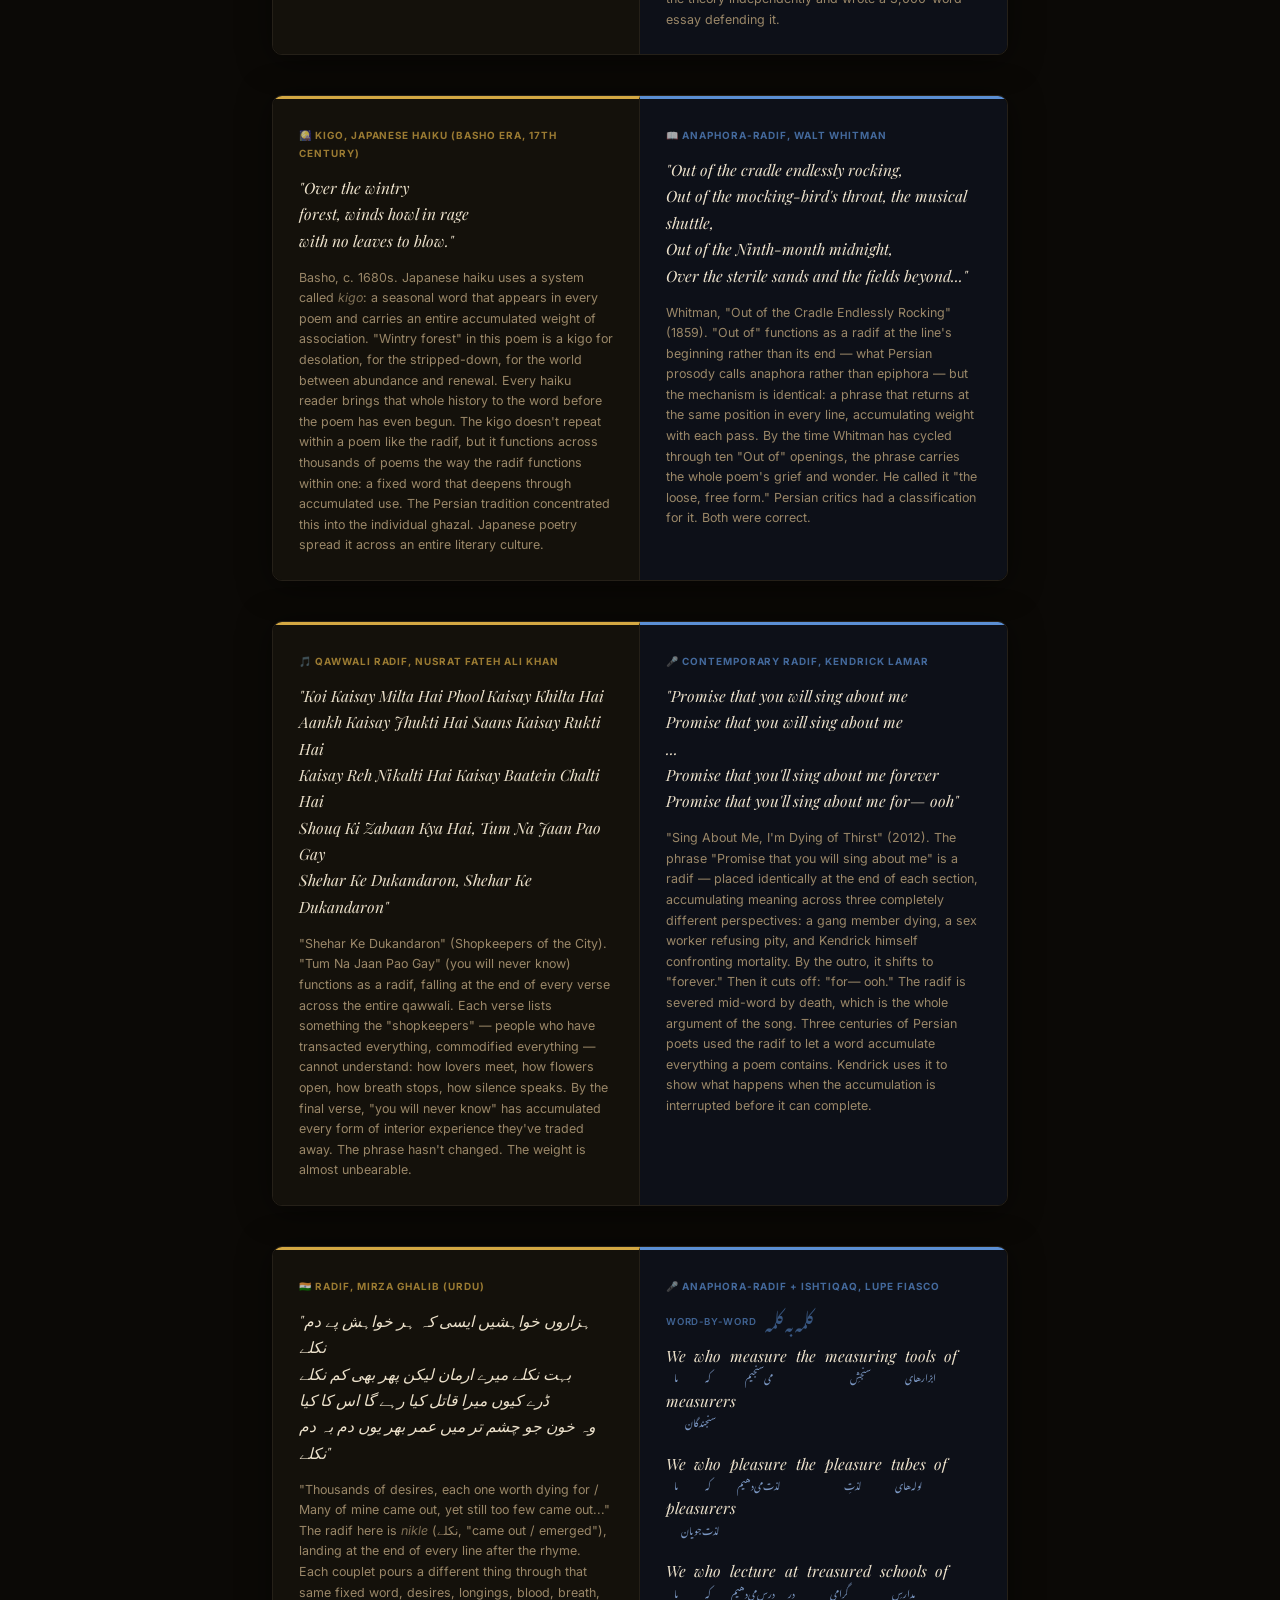
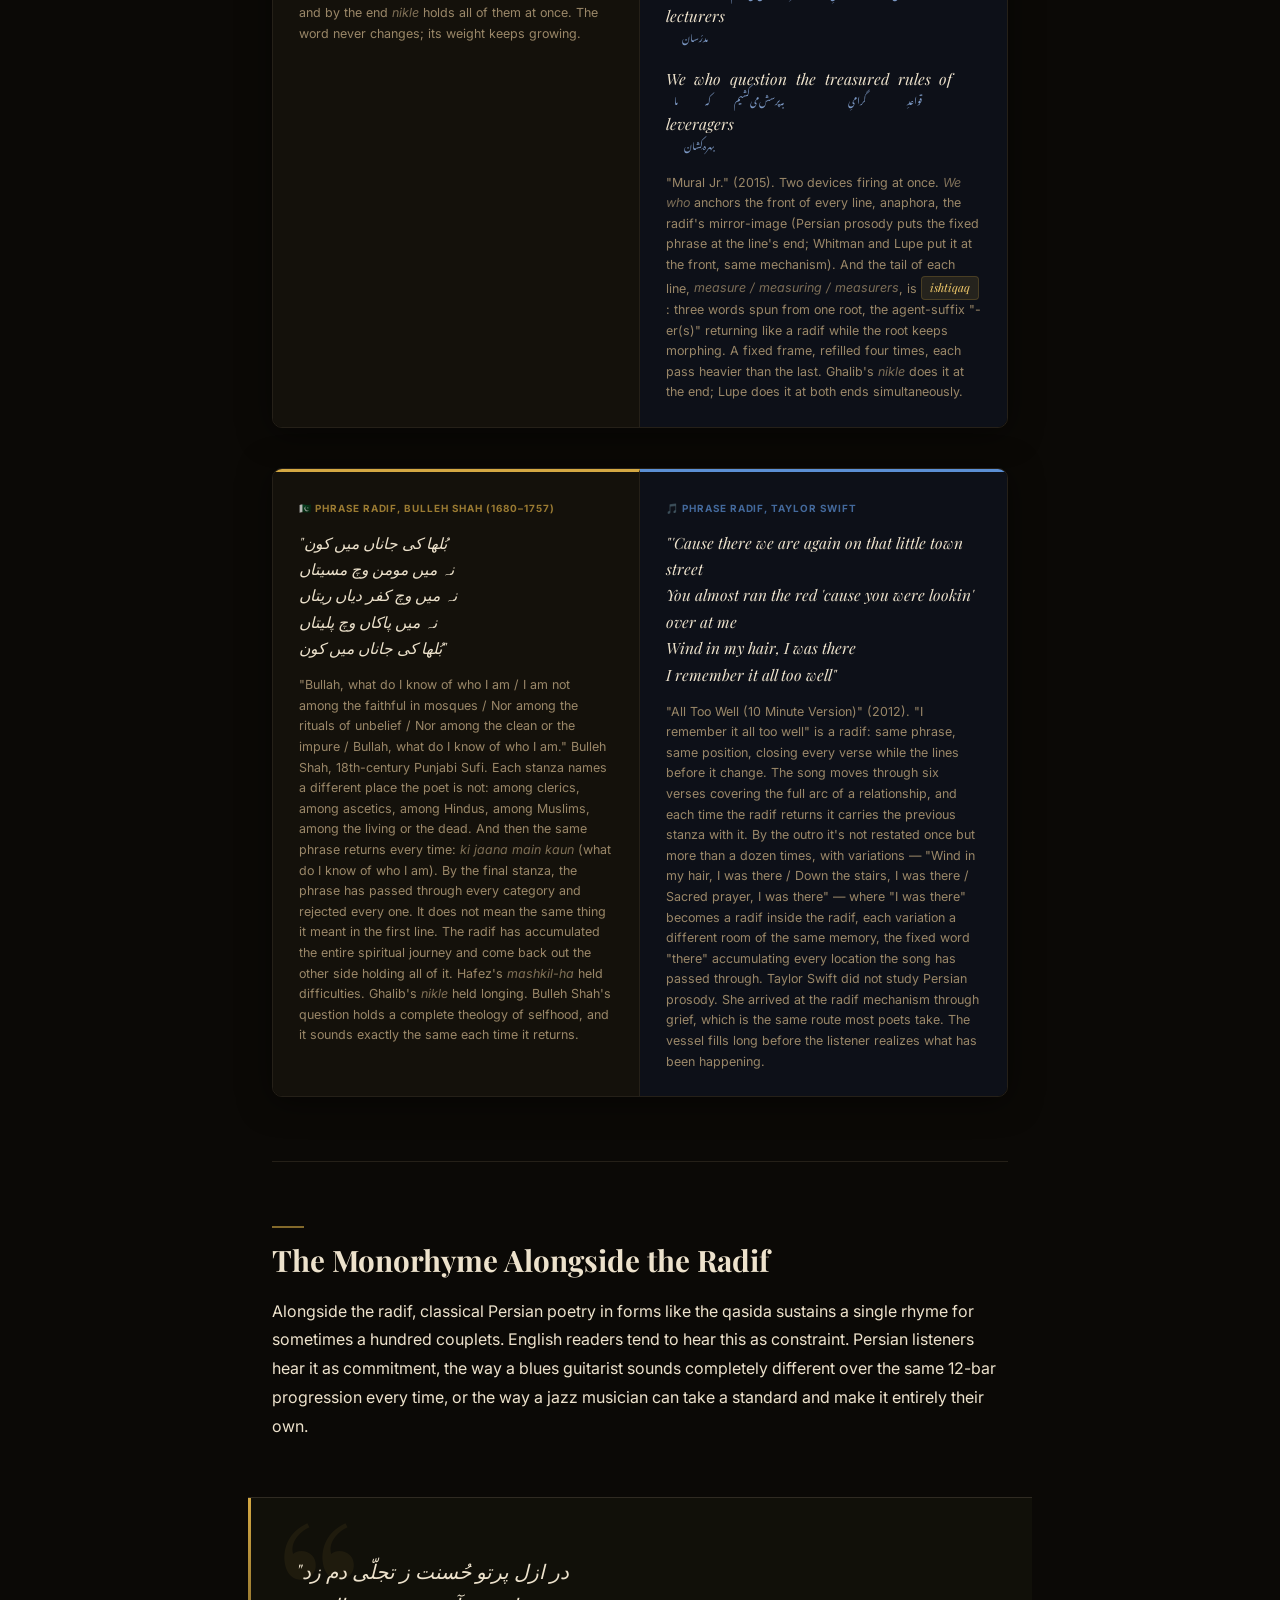
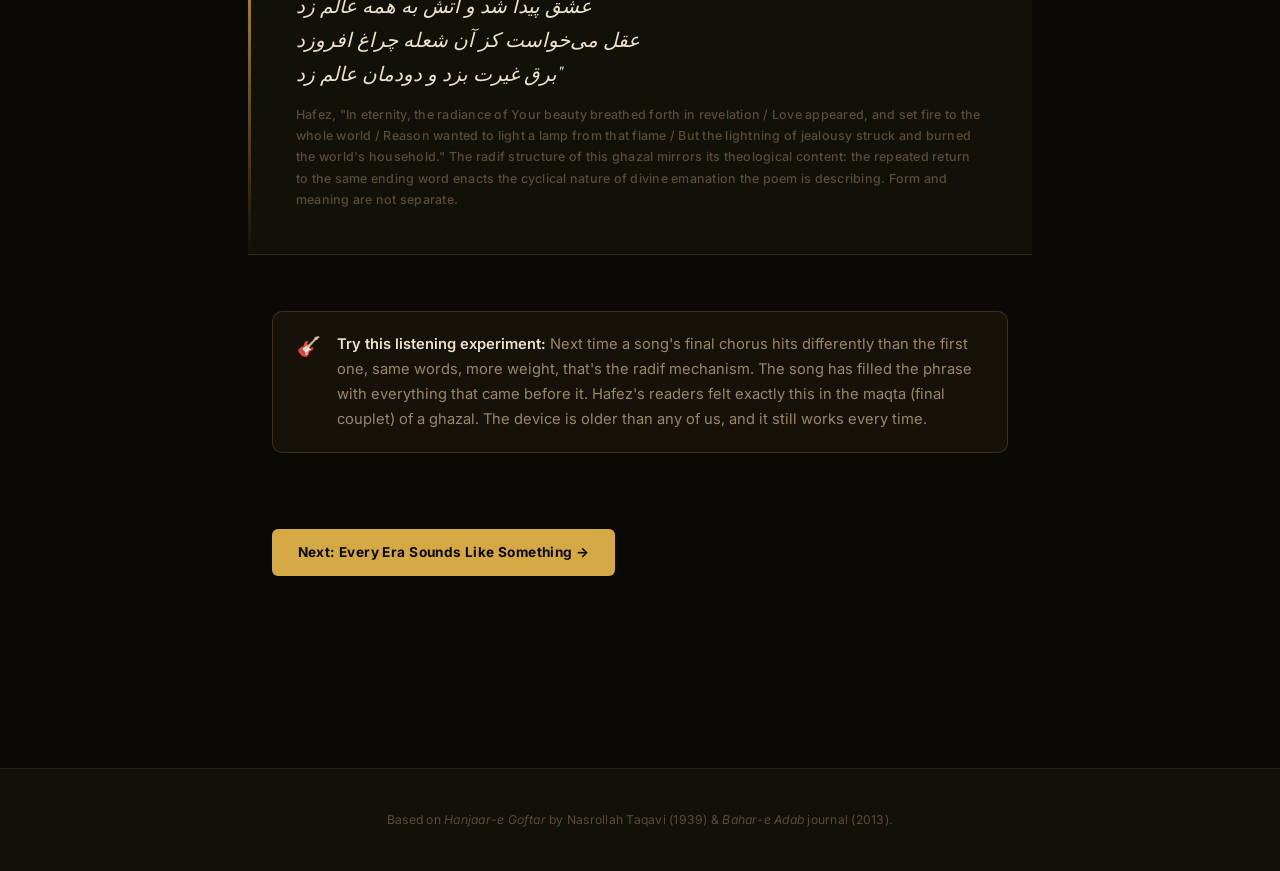
<file: articles/06-radif.html>
<!DOCTYPE html>
<html lang="en">
<head>
  <meta charset="UTF-8" />
  <meta name="viewport" content="width=device-width, initial-scale=1.0" />
  <title>The Word That Comes Back Every Time, The Art of Words</title>
  <link rel="stylesheet" href="../style.css?v=2" />
</head>
<body>
<div id="progress-bar"></div>
<nav>
  <div class="nav-inner">
    <a class="nav-brand" href="../index.html">🪶 The Art of Words</a>
    <ul class="nav-links">
      <li><a href="../index.html">Home</a></li>
      <li><a href="01-three-sciences.html">The 3 Sciences</a></li>
      <li><a href="02-tashbih.html">Simile</a></li>
      <li><a href="03-istiaara.html">Metaphor</a></li>
      <li><a href="04-majaz-kinaya.html">Metonymy</a></li>
      <li><a href="05-badi.html">Ornament</a></li>
      <li><a href="06-radif.html" class="active">The Radif</a></li>
      <li><a href="07-sabk.html">Style</a></li>
      <li><a href="08-fasahat.html">Eloquence</a></li>
      <li><a href="09-living-tradition.html">Still Alive</a></li>
    </ul>
    <button class="dark-toggle" id="darkBtn" onclick="toggleDark()"><span class="icon">☀️</span> <span id="darkLabel">Light</span></button>
  </div>
</nav>


<div class="page-wrapper">
  <div class="page-header">
    <div class="page-tag">06, Form</div>
  <span class="page-tag-farsi" lang="fa">ردیف · Radif</span>
    <h1>The Word That Comes Back Every Time<br><span class='farsi-title'>ردیف (Radif)</span></h1>
    <p class="subtitle">Persian poetry's most distinctive feature, a phrase repeated identically at the end of every single line. English has no name for this. English poetry avoids it. Music never stopped using it.</p>
  </div>

  <p>Let's talk about repetition, specifically the kind English poetry teachers would mark in red, and Persian poets would consider a mark of mastery.</p>
  <p>The <span class="term">radif</span> (ردیف) is a word or group of words that appears identically at the end of each line of a ghazal, after the rhyme word. Not near-identical. Not a variation. The exact same word or phrase, every time. In a ghazal of ten couplets, you might see the word "again", or "what became of you", or "in this city", appearing at the end of every single line. Twenty times. Exactly the same.</p>
  <p>Your first instinct might be: that sounds monotonous. That instinct is English conditioning talking. In the Persian tradition, the radif does something completely different. Each time it lands, it means something slightly new because the line before it has changed. The radif is a fixed point. The entire poem orbits it. The repetition doesn't exhaust the word, it deepens it.</p>

  <hr class="divider" />

  <h2>Why Repetition Deepens Instead of Boring</h2>

  <p>Here's the mechanism. When a word repeats in a fixed position, it starts to accumulate meaning. By the fourth or fifth appearance, the listener isn't just hearing the word, they're hearing every previous appearance simultaneously. The word becomes a vessel. The poem fills it over time.</p>

  <p>Imagine a poem where every couplet ends with the word "again", and each couplet is about a different kind of return: the lover coming back, the season returning, memory returning, grief returning, the same mistake returning. By the final couplet, "again" doesn't mean any single one of those returns. It means all of them at once. The radif has been stretched to hold everything the poem is about.</p>

  <div class="callout">
    <span class="callout-icon">🔁</span>
    <p>Sufis would recognize this as <strong>zikr</strong>, the practice of repeating a divine name until it empties of ordinary meaning and fills with presence. Classical Persian poets did both at once: technical form and spiritual practice in the same structural move. The radif as meditation.</p>
  </div>

  <div class="verse-farsi">الا یا ایها الساقی ادر کأسا و ناولها<br>که عشق آسان نمود اول ولی افتاد <strong>مشکل‌ها</strong><br>به بوی نافه‌ای کاخر صبا زان طرّه بگشاید<br>ز تاب جعد مشکینش چه خون افتاد در <strong>دل‌ها</strong></div>
  <div class="verse-translation">Hafez's most famous ghazal. The radif is "-ha" (ها), the Persian plural suffix that becomes the recurring anchor. "Mashkil-ha" (difficulties), "del-ha" (hearts), each couplet introduces something new; the -ha returns like a tide. By the end of the ghazal, that small sound carries the weight of everything the poem has accumulated.</div>

  <hr class="divider" />

  <h2>The Closest English Equivalent: The Hook</h2>

  <p>English poetry doesn't have the radif, but music does. The chorus of a pop song is a radif. The hook in hip-hop is a radif. The repeated line in a folk ballad is a radif. The device is universal in music; it just didn't make it into the English <em>literary</em> tradition, which valued variety at line endings over constancy.</p>

  <div class="compare-grid">
    <div class="compare-card east">
      <div class="compare-label">🇦🇫 Radif in Music, Ahmad Zahir</div>
      <blockquote>"من که باشم که بپرسم ز تو حال دل خویش<br>من که باشم که بگویم غم و احوال دل خویش<br>تو که خود حال پریشان دلم را می‌دانی<br>چه بگویم ز پریشانی احوال دل خویش"</blockquote>
      <div class="source">"Who am I to ask you the state of my own heart / Who am I to tell you the grief and condition of my own heart / You who already know the troubled state of my heart, / What should I say about the disorder of my own heart?", Ahmad Zahir. "Del-e khoysh" (my own heart) functions as a radif across every verse. The phrase gains weight with each return, loaded with more acceptance and resignation by the song's end than it carried at the beginning.</div>
    </div>
    <div class="compare-card west">
      <div class="compare-label">🎵 Musical Radif, Bob Dylan</div>
      <blockquote>"How many roads must a man walk down<br>before you call him a man?<br>The answer, my friend, is blowin' in the wind<br>The answer is blowin' in the wind"</blockquote>
      <div class="source">"Blowin' in the Wind." The phrase closes every verse. By the final repetition, it has accumulated the unanswered questions of freedom, war, and human dignity. "Blowin' in the wind" is bigger by the last chorus than it was in the first, the poem has filled the vessel. Same mechanism as the Persian radif. Dylan just called it a chorus.</div>
    </div>
  </div>

  <div class="compare-grid">
    <div class="compare-card east">
      <div class="compare-label">🇮🇷 Radif, Forugh Farrokhzad</div>
      <blockquote>"تولدی دیگر<br>من در زهدان جهان زاده شدم<br>و هر بار از نو زاده می‌شوم<br>تولدی دیگر، تولدی دیگر"</blockquote>
      <div class="source">"Another Birth", Forugh Farrokhzad. The phrase "another birth / tawallodi digar" threads through her entire collection, functioning as a radif at the level of the whole book rather than individual lines. Each poem that uses it adds a new layer: birth as transformation, birth as defiance, birth as grief, birth as self-authorship. By the collection's end, the phrase holds all of it.</div>
    </div>
    <div class="compare-card west">
      <div class="compare-label">📖 Literary Radif, Edgar Allan Poe</div>
      <blockquote>"'Prophet!' said I, 'thing of evil!—prophet still, if bird or devil!—<br>Tell me truly, I implore—<br>Is there—is there balm in Gilead?—tell me—tell me, I implore!'<br>Quoth the Raven, 'Nevermore.'"</blockquote>
      <div class="source">Poe, "The Raven" (1845). "Nevermore" is a Western radif, placed at the end of every stanza, exactly like the Persian ghazal's radif sits after the rhyme word. And it does exactly what Poe described in "The Philosophy of Composition": by the final stanza, "Nevermore" has accumulated every question in the poem, reunion, hope, relief, and answered them all with the same word. He called it a refrain. The mechanism he describes, a word that deepens with each return, is the same one Persian critics documented a thousand years earlier. Poe arrived at the theory independently and wrote a 3,000-word essay defending it.</div>
    </div>
  </div>

  <div class="compare-grid">
    <div class="compare-card east">
      <div class="compare-label">🎑 Kigo, Japanese Haiku (Basho era, 17th century)</div>
      <blockquote>"Over the wintry<br>forest, winds howl in rage<br>with no leaves to blow."</blockquote>
      <div class="source">Basho, c. 1680s. Japanese haiku uses a system called <em>kigo</em>: a seasonal word that appears in every poem and carries an entire accumulated weight of association. "Wintry forest" in this poem is a kigo for desolation, for the stripped-down, for the world between abundance and renewal. Every haiku reader brings that whole history to the word before the poem has even begun. The kigo doesn't repeat within a poem like the radif, but it functions across thousands of poems the way the radif functions within one: a fixed word that deepens through accumulated use. The Persian tradition concentrated this into the individual ghazal. Japanese poetry spread it across an entire literary culture.</div>
    </div>
    <div class="compare-card west">
      <div class="compare-label">📖 Anaphora-Radif, Walt Whitman</div>
      <blockquote>"Out of the cradle endlessly rocking,<br>Out of the mocking-bird's throat, the musical shuttle,<br>Out of the Ninth-month midnight,<br>Over the sterile sands and the fields beyond..."</blockquote>
      <div class="source">Whitman, "Out of the Cradle Endlessly Rocking" (1859). "Out of" functions as a radif at the line's beginning rather than its end — what Persian prosody calls anaphora rather than epiphora — but the mechanism is identical: a phrase that returns at the same position in every line, accumulating weight with each pass. By the time Whitman has cycled through ten "Out of" openings, the phrase carries the whole poem's grief and wonder. He called it "the loose, free form." Persian critics had a classification for it. Both were correct.</div>
    </div>
  </div>

  <div class="compare-grid">
    <div class="compare-card east">
      <div class="compare-label">🎵 Qawwali Radif, Nusrat Fateh Ali Khan</div>
      <blockquote>"Koi Kaisay Milta Hai Phool Kaisay Khilta Hai<br>Aankh Kaisay Jhukti Hai Saans Kaisay Rukti Hai<br>Kaisay Reh Nikalti Hai Kaisay Baatein Chalti Hai<br>Shouq Ki Zabaan Kya Hai, Tum Na Jaan Pao Gay<br>Shehar Ke Dukandaron, Shehar Ke Dukandaron"</blockquote>
      <div class="source">"Shehar Ke Dukandaron" (Shopkeepers of the City). "Tum Na Jaan Pao Gay" (you will never know) functions as a radif, falling at the end of every verse across the entire qawwali. Each verse lists something the "shopkeepers" — people who have transacted everything, commodified everything — cannot understand: how lovers meet, how flowers open, how breath stops, how silence speaks. By the final verse, "you will never know" has accumulated every form of interior experience they've traded away. The phrase hasn't changed. The weight is almost unbearable.</div>
    </div>
    <div class="compare-card west">
      <div class="compare-label">🎤 Contemporary Radif, Kendrick Lamar</div>
      <blockquote>"Promise that you will sing about me<br>Promise that you will sing about me<br>...<br>Promise that you'll sing about me forever<br>Promise that you'll sing about me for— ooh"</blockquote>
      <div class="source">"Sing About Me, I'm Dying of Thirst" (2012). The phrase "Promise that you will sing about me" is a radif — placed identically at the end of each section, accumulating meaning across three completely different perspectives: a gang member dying, a sex worker refusing pity, and Kendrick himself confronting mortality. By the outro, it shifts to "forever." Then it cuts off: "for— ooh." The radif is severed mid-word by death, which is the whole argument of the song. Three centuries of Persian poets used the radif to let a word accumulate everything a poem contains. Kendrick uses it to show what happens when the accumulation is interrupted before it can complete.</div>
    </div>
  </div>

  <div class="compare-grid">
    <div class="compare-card east">
      <div class="compare-label">🇮🇳 Radif, Mirza Ghalib (Urdu)</div>
      <blockquote>"ہزاروں خواہشیں ایسی کہ ہر خواہش پے دم نکلے<br>بہت نکلے میرے ارمان لیکن پھر بھی کم نکلے<br>ڈرے کیوں میرا قاتل کیا رہے گا اس کا کیا<br>وہ خون جو چشم تر میں عمر بھر یوں دم بہ دم نکلے"</blockquote>
      <div class="source">"Thousands of desires, each one worth dying for / Many of mine came out, yet still too few came out..." The radif here is <em>nikle</em> (نکلے, "came out / emerged"), landing at the end of every line after the rhyme. Each couplet pours a different thing through that same fixed word, desires, longings, blood, breath, and by the end <em>nikle</em> holds all of them at once. The word never changes; its weight keeps growing.</div>
    </div>
    <div class="compare-card west">
      <div class="compare-label">🎤 Anaphora-Radif + Ishtiqaq, Lupe Fiasco</div>
      <div class="gloss-note">Word-by-word <span lang="fa">کلمه به کلمه</span></div>
      <div class="gloss-quote">
        <div class="gline"><span class="gw"><span class="we">We</span><span class="wf">ما</span></span><span class="gw"><span class="we">who</span><span class="wf">که</span></span><span class="gw"><span class="we">measure</span><span class="wf">می‌سنجیم</span></span><span class="gw"><span class="we">the</span><span class="wf">ـ</span></span><span class="gw"><span class="we">measuring</span><span class="wf">سنجشِ</span></span><span class="gw"><span class="we">tools</span><span class="wf">ابزارهای</span></span><span class="gw"><span class="we">of</span><span class="wf">ـ</span></span><span class="gw"><span class="we">measurers</span><span class="wf">سنجندگان</span></span></div>
        <div class="gline"><span class="gw"><span class="we">We</span><span class="wf">ما</span></span><span class="gw"><span class="we">who</span><span class="wf">که</span></span><span class="gw"><span class="we">pleasure</span><span class="wf">لذت‌می‌دهیم</span></span><span class="gw"><span class="we">the</span><span class="wf">ـ</span></span><span class="gw"><span class="we">pleasure</span><span class="wf">لذتِ</span></span><span class="gw"><span class="we">tubes</span><span class="wf">لوله‌های</span></span><span class="gw"><span class="we">of</span><span class="wf">ـ</span></span><span class="gw"><span class="we">pleasurers</span><span class="wf">لذت‌جویان</span></span></div>
        <div class="gline"><span class="gw"><span class="we">We</span><span class="wf">ما</span></span><span class="gw"><span class="we">who</span><span class="wf">که</span></span><span class="gw"><span class="we">lecture</span><span class="wf">درس‌می‌دهیم</span></span><span class="gw"><span class="we">at</span><span class="wf">درِ</span></span><span class="gw"><span class="we">treasured</span><span class="wf">گرامیِ</span></span><span class="gw"><span class="we">schools</span><span class="wf">مدارسِ</span></span><span class="gw"><span class="we">of</span><span class="wf">ـ</span></span><span class="gw"><span class="we">lecturers</span><span class="wf">مدرّسان</span></span></div>
        <div class="gline"><span class="gw"><span class="we">We</span><span class="wf">ما</span></span><span class="gw"><span class="we">who</span><span class="wf">که</span></span><span class="gw"><span class="we">question</span><span class="wf">به‌پرسش‌می‌کشیم</span></span><span class="gw"><span class="we">the</span><span class="wf">ـ</span></span><span class="gw"><span class="we">treasured</span><span class="wf">گرامیِ</span></span><span class="gw"><span class="we">rules</span><span class="wf">قواعدِ</span></span><span class="gw"><span class="we">of</span><span class="wf">ـ</span></span><span class="gw"><span class="we">leveragers</span><span class="wf">بهره‌کِشان</span></span></div>
      </div>
      <div class="source">"Mural Jr." (2015). Two devices firing at once. <em>We who</em> anchors the front of every line, anaphora, the radif's mirror-image (Persian prosody puts the fixed phrase at the line's end; Whitman and Lupe put it at the front, same mechanism). And the tail of each line, <em>measure / measuring / measurers</em>, is <span class="term">ishtiqaq</span>: three words spun from one root, the agent-suffix "-er(s)" returning like a radif while the root keeps morphing. A fixed frame, refilled four times, each pass heavier than the last. Ghalib's <em>nikle</em> does it at the end; Lupe does it at both ends simultaneously.</div>
    </div>
  </div>

  <div class="compare-grid">
    <div class="compare-card east">
      <div class="compare-label">🇵🇰 Phrase Radif, Bulleh Shah (1680–1757)</div>
      <blockquote>"بُلھا کی جاناں میں کون<br>نہ میں مومن وچ مسیتاں<br>نہ میں وچ کفر دیاں ریتاں<br>نہ میں پاکاں وچ پلیتاں<br>بُلھا کی جاناں میں کون"</blockquote>
      <div class="source">"Bullah, what do I know of who I am / I am not among the faithful in mosques / Nor among the rituals of unbelief / Nor among the clean or the impure / Bullah, what do I know of who I am." Bulleh Shah, 18th-century Punjabi Sufi. Each stanza names a different place the poet is not: among clerics, among ascetics, among Hindus, among Muslims, among the living or the dead. And then the same phrase returns every time: <em>ki jaana main kaun</em> (what do I know of who I am). By the final stanza, the phrase has passed through every category and rejected every one. It does not mean the same thing it meant in the first line. The radif has accumulated the entire spiritual journey and come back out the other side holding all of it. Hafez's <em>mashkil-ha</em> held difficulties. Ghalib's <em>nikle</em> held longing. Bulleh Shah's question holds a complete theology of selfhood, and it sounds exactly the same each time it returns.</div>
    </div>
    <div class="compare-card west">
      <div class="compare-label">🎵 Phrase Radif, Taylor Swift</div>
      <blockquote>"'Cause there we are again on that little town street<br>You almost ran the red 'cause you were lookin' over at me<br>Wind in my hair, I was there<br>I remember it all too well"</blockquote>
      <div class="source">"All Too Well (10 Minute Version)" (2012). "I remember it all too well" is a radif: same phrase, same position, closing every verse while the lines before it change. The song moves through six verses covering the full arc of a relationship, and each time the radif returns it carries the previous stanza with it. By the outro it's not restated once but more than a dozen times, with variations — "Wind in my hair, I was there / Down the stairs, I was there / Sacred prayer, I was there" — where "I was there" becomes a radif inside the radif, each variation a different room of the same memory, the fixed word "there" accumulating every location the song has passed through. Taylor Swift did not study Persian prosody. She arrived at the radif mechanism through grief, which is the same route most poets take. The vessel fills long before the listener realizes what has been happening.</div>
    </div>
  </div>

  <hr class="divider" />

  <h2>The Monorhyme Alongside the Radif</h2>

  <p>Alongside the radif, classical Persian poetry in forms like the qasida sustains a single rhyme for sometimes a hundred couplets. English readers tend to hear this as constraint. Persian listeners hear it as commitment, the way a blues guitarist sounds completely different over the same 12-bar progression every time, or the way a jazz musician can take a standard and make it entirely their own.</p>

  <div class="pull-quote">
    <p>"در ازل پرتو حُسنت ز تجلّی دم زد<br>عشق پیدا شد و آتش به همه عالم زد<br>عقل می‌خواست کز آن شعله چراغ افروزد<br>برق غیرت بزد و دودمان عالم زد"</p>
    <p class="attribution">Hafez, "In eternity, the radiance of Your beauty breathed forth in revelation / Love appeared, and set fire to the whole world / Reason wanted to light a lamp from that flame / But the lightning of jealousy struck and burned the world's household." The radif structure of this ghazal mirrors its theological content: the repeated return to the same ending word enacts the cyclical nature of divine emanation the poem is describing. Form and meaning are not separate.</p>
  </div>

  <div class="callout">
    <span class="callout-icon">🎸</span>
    <p><strong>Try this listening experiment:</strong> Next time a song's final chorus hits differently than the first one, same words, more weight, that's the radif mechanism. The song has filled the phrase with everything that came before it. Hafez's readers felt exactly this in the maqta (final couplet) of a ghazal. The device is older than any of us, and it still works every time.</p>
  </div>

  <a href="07-sabk.html" class="btn">Next: Every Era Sounds Like Something →</a>
</div>

<footer>Based on <em>Hanjaar-e Goftar</em> by Nasrollah Taqavi (1939) &amp; <em>Bahar-e Adab</em> journal (2013).</footer>
<script src="../anim.js"></script>
</body>
</html>
</file>
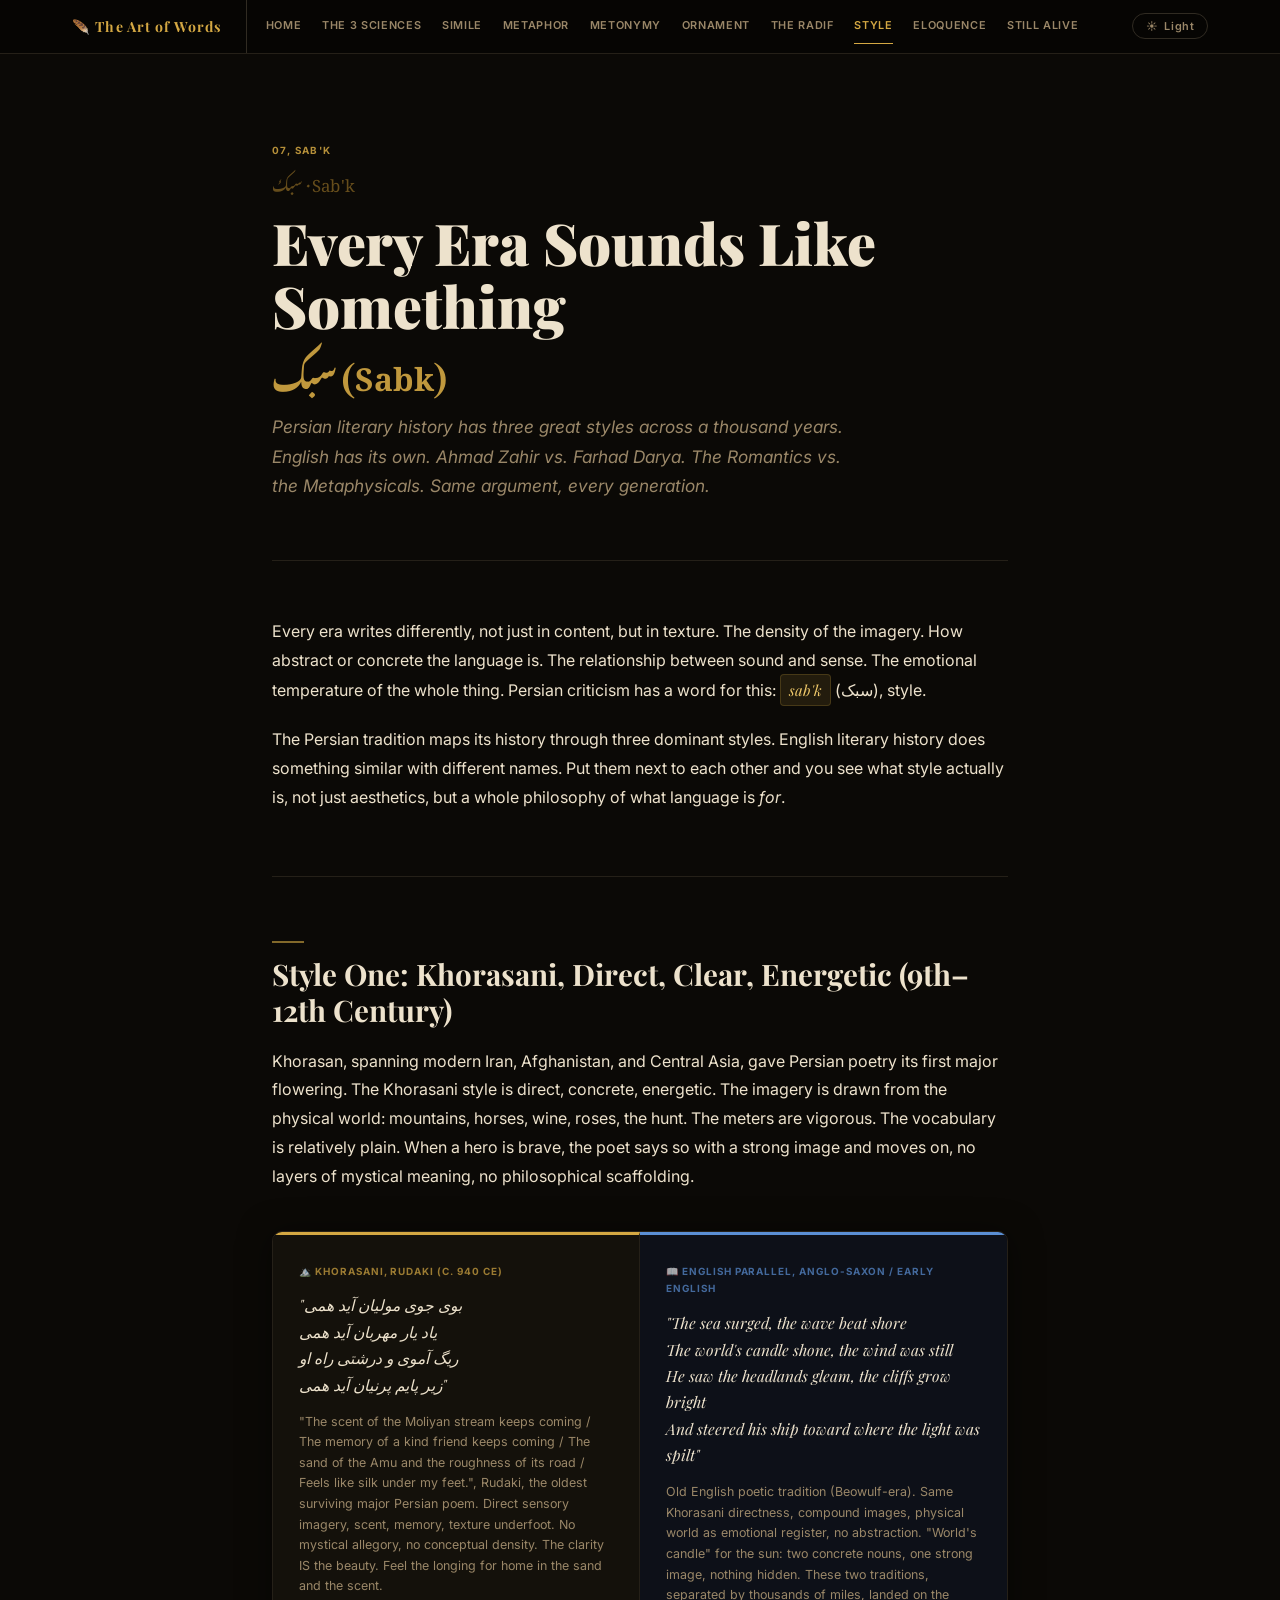
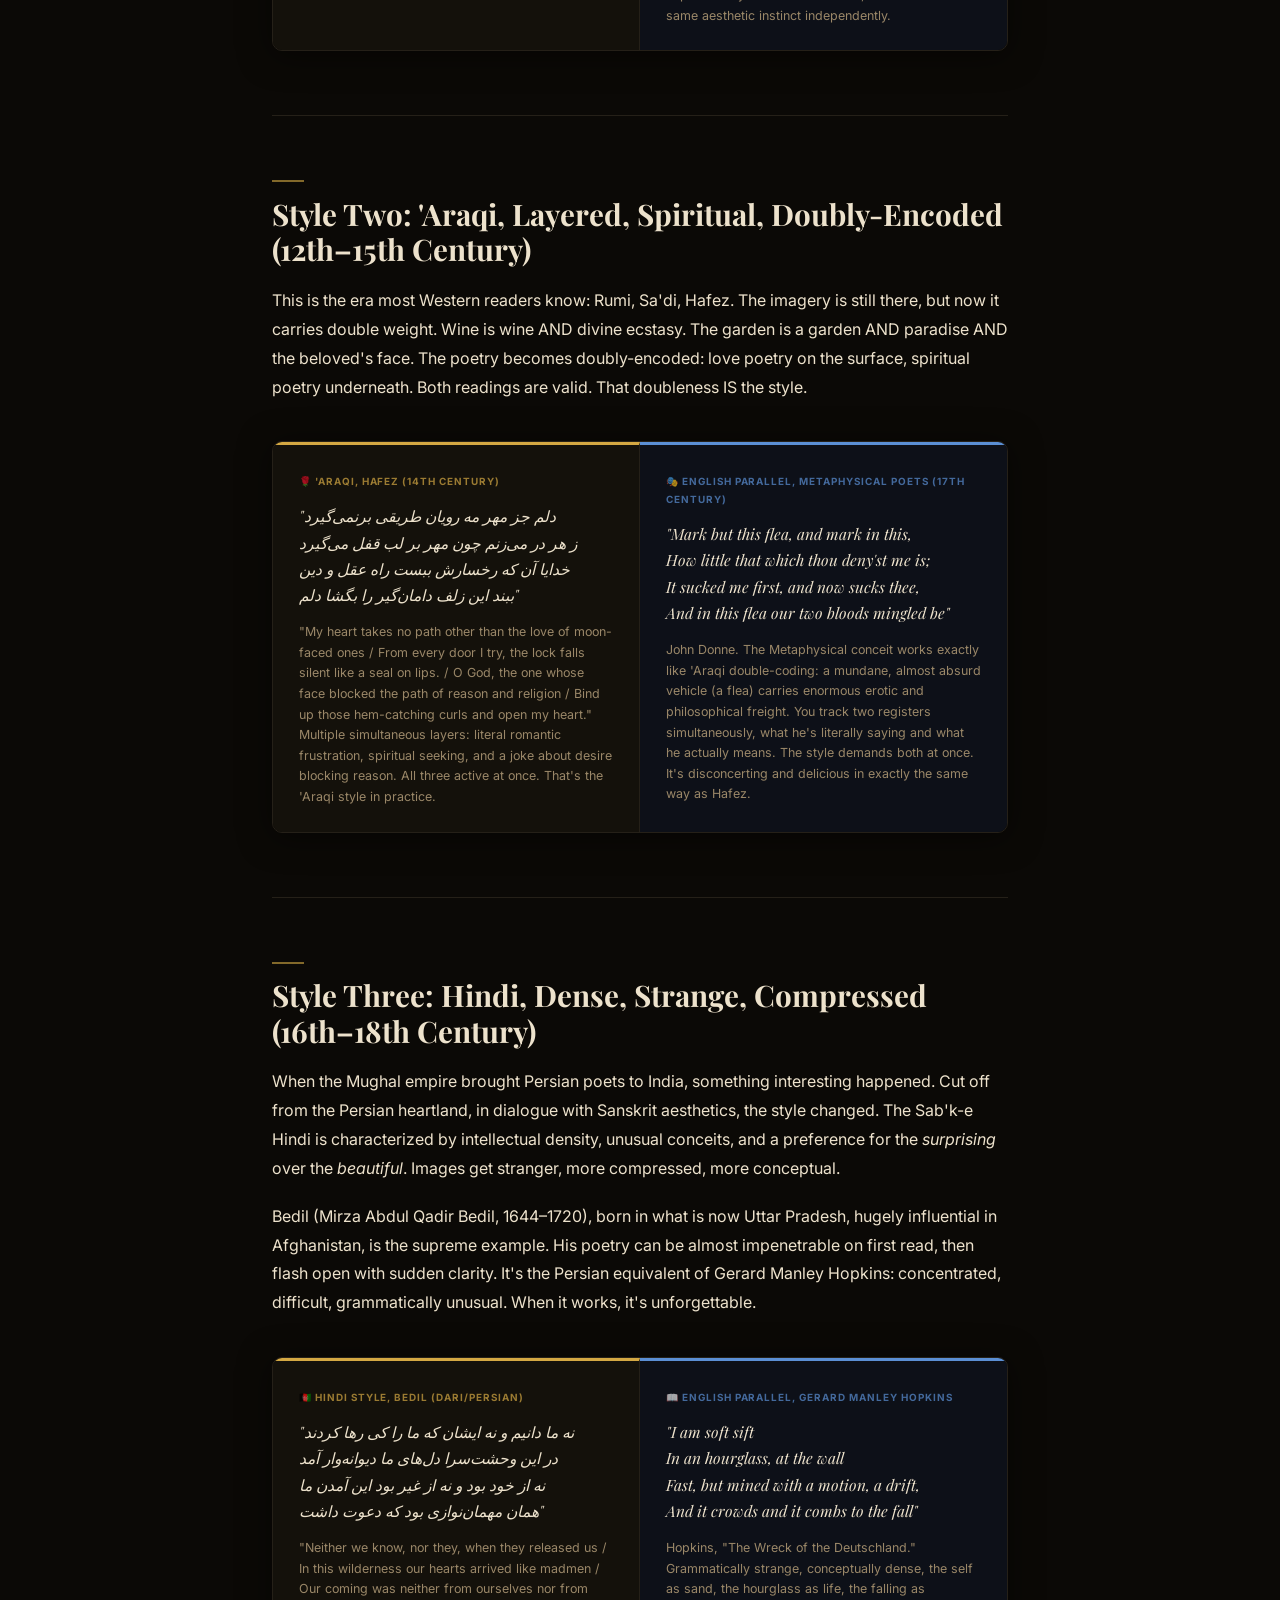
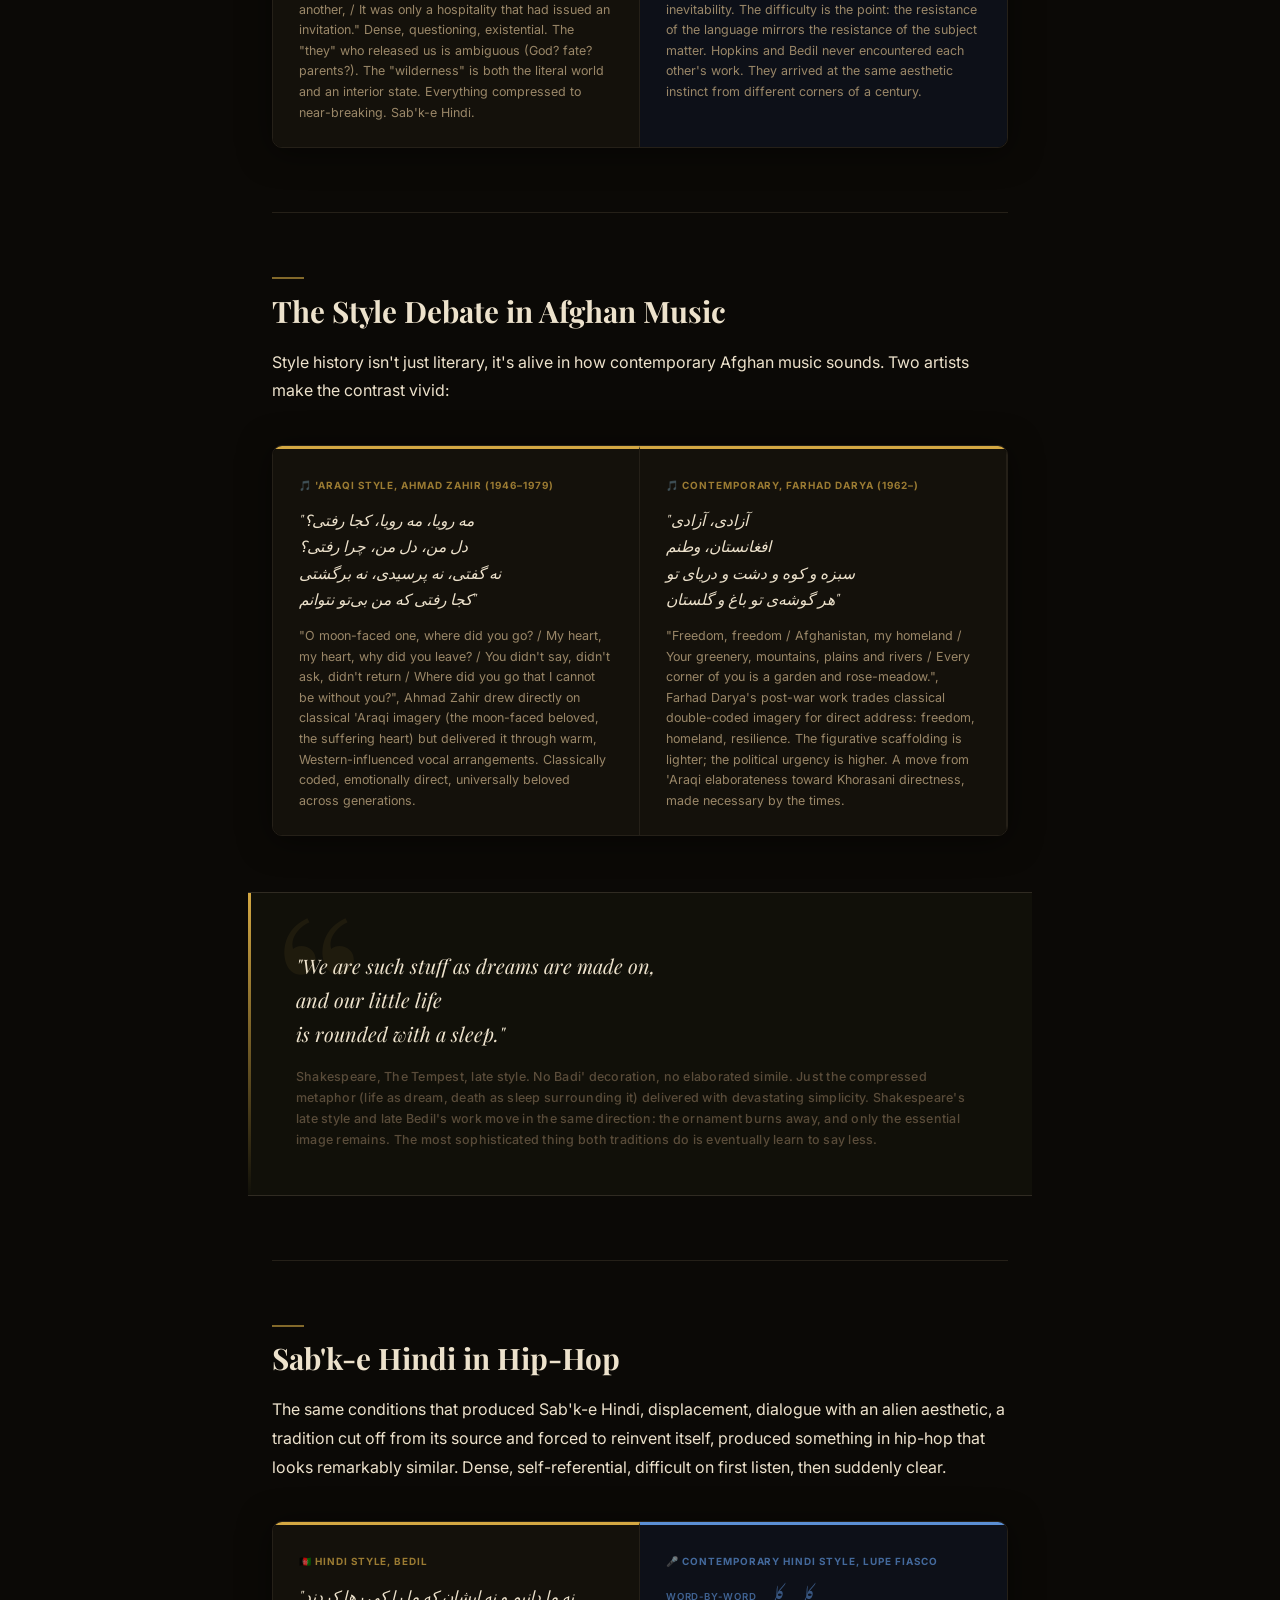
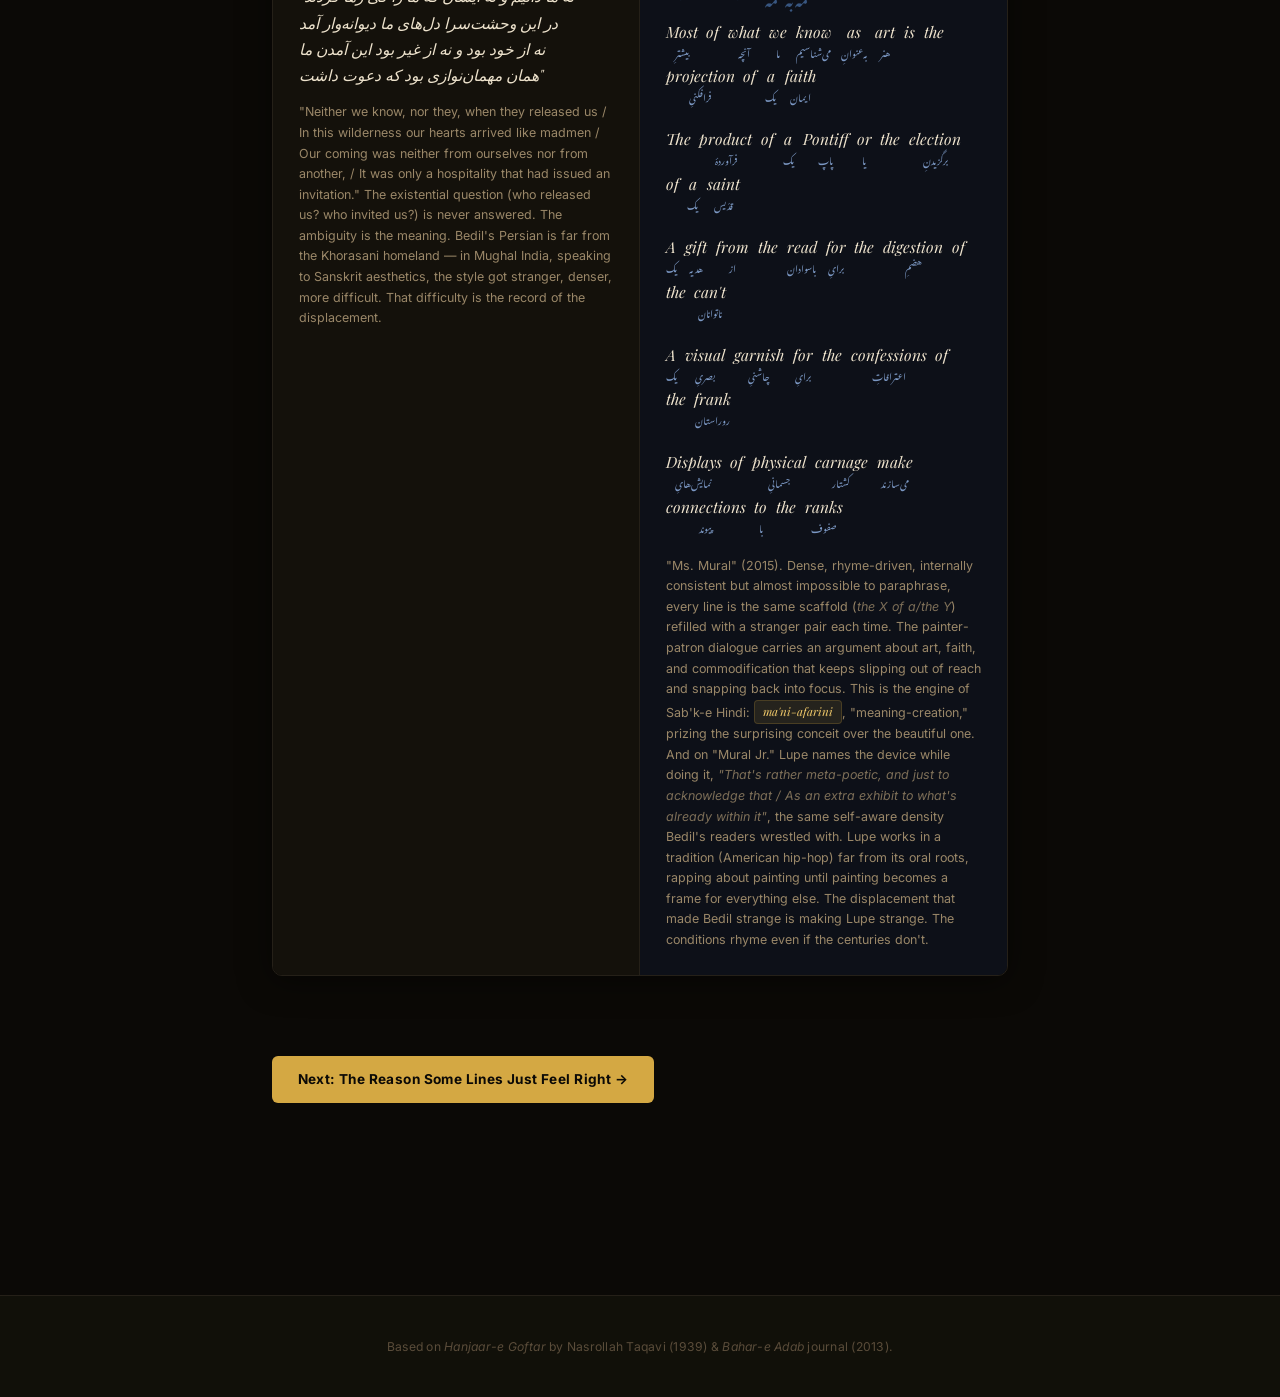
<file: articles/07-sabk.html>
<!DOCTYPE html>
<html lang="en">
<head>
  <meta charset="UTF-8" />
  <meta name="viewport" content="width=device-width, initial-scale=1.0" />
  <title>Every Era Sounds Like Something, The Art of Words</title>
  <link rel="stylesheet" href="../style.css?v=2" />
</head>
<body>
<div id="progress-bar"></div>
<nav>
  <div class="nav-inner">
    <a class="nav-brand" href="../index.html">🪶 The Art of Words</a>
    <ul class="nav-links">
      <li><a href="../index.html">Home</a></li>
      <li><a href="01-three-sciences.html">The 3 Sciences</a></li>
      <li><a href="02-tashbih.html">Simile</a></li>
      <li><a href="03-istiaara.html">Metaphor</a></li>
      <li><a href="04-majaz-kinaya.html">Metonymy</a></li>
      <li><a href="05-badi.html">Ornament</a></li>
      <li><a href="06-radif.html">The Radif</a></li>
      <li><a href="07-sabk.html" class="active">Style</a></li>
      <li><a href="08-fasahat.html">Eloquence</a></li>
      <li><a href="09-living-tradition.html">Still Alive</a></li>
    </ul>
    <button class="dark-toggle" id="darkBtn" onclick="toggleDark()"><span class="icon">☀️</span> <span id="darkLabel">Light</span></button>
  </div>
</nav>


<div class="page-wrapper">
  <div class="page-header">
    <div class="page-tag">07, Sab'k</div>
  <span class="page-tag-farsi" lang="fa">سبک · Sab'k</span>
    <h1>Every Era Sounds Like Something<br><span class='farsi-title'>سبک (Sabk)</span></h1>
    <p class="subtitle">Persian literary history has three great styles across a thousand years. English has its own. Ahmad Zahir vs. Farhad Darya. The Romantics vs. the Metaphysicals. Same argument, every generation.</p>
  </div>

  <p>Every era writes differently, not just in content, but in texture. The density of the imagery. How abstract or concrete the language is. The relationship between sound and sense. The emotional temperature of the whole thing. Persian criticism has a word for this: <span class="term">sab'k</span> (سبک), style.</p>
  <p>The Persian tradition maps its history through three dominant styles. English literary history does something similar with different names. Put them next to each other and you see what style actually is, not just aesthetics, but a whole philosophy of what language is <em>for</em>.</p>

  <hr class="divider" />

  <h2>Style One: Khorasani, Direct, Clear, Energetic (9th–12th Century)</h2>

  <p>Khorasan, spanning modern Iran, Afghanistan, and Central Asia, gave Persian poetry its first major flowering. The Khorasani style is direct, concrete, energetic. The imagery is drawn from the physical world: mountains, horses, wine, roses, the hunt. The meters are vigorous. The vocabulary is relatively plain. When a hero is brave, the poet says so with a strong image and moves on, no layers of mystical meaning, no philosophical scaffolding.</p>

  <div class="compare-grid">
    <div class="compare-card east">
      <div class="compare-label">🏔️ Khorasani, Rudaki (c. 940 CE)</div>
      <blockquote>"بوی جوی مولیان آید همی<br>یاد یار مهربان آید همی<br>ریگ آموی و درشتی راه او<br>زیر پایم پرنیان آید همی"</blockquote>
      <div class="source">"The scent of the Moliyan stream keeps coming / The memory of a kind friend keeps coming / The sand of the Amu and the roughness of its road / Feels like silk under my feet.", Rudaki, the oldest surviving major Persian poem. Direct sensory imagery, scent, memory, texture underfoot. No mystical allegory, no conceptual density. The clarity IS the beauty. Feel the longing for home in the sand and the scent.</div>
    </div>
    <div class="compare-card west">
      <div class="compare-label">📖 English parallel, Anglo-Saxon / Early English</div>
      <blockquote>"The sea surged, the wave beat shore<br>The world's candle shone, the wind was still<br>He saw the headlands gleam, the cliffs grow bright<br>And steered his ship toward where the light was spilt"</blockquote>
      <div class="source">Old English poetic tradition (Beowulf-era). Same Khorasani directness, compound images, physical world as emotional register, no abstraction. "World's candle" for the sun: two concrete nouns, one strong image, nothing hidden. These two traditions, separated by thousands of miles, landed on the same aesthetic instinct independently.</div>
    </div>
  </div>

  <hr class="divider" />

  <h2>Style Two: 'Araqi, Layered, Spiritual, Doubly-Encoded (12th–15th Century)</h2>

  <p>This is the era most Western readers know: Rumi, Sa'di, Hafez. The imagery is still there, but now it carries double weight. Wine is wine AND divine ecstasy. The garden is a garden AND paradise AND the beloved's face. The poetry becomes doubly-encoded: love poetry on the surface, spiritual poetry underneath. Both readings are valid. That doubleness IS the style.</p>

  <div class="compare-grid">
    <div class="compare-card east">
      <div class="compare-label">🌹 'Araqi, Hafez (14th century)</div>
      <blockquote>"دلم جز مهر مه رویان طریقی برنمی‌گیرد<br>ز هر در می‌زنم چون مهر بر لب قفل می‌گیرد<br>خدایا آن که رخسارش ببست راه عقل و دین<br>ببند این زلف دامان‌گیر را بگشا دلم"</blockquote>
      <div class="source">"My heart takes no path other than the love of moon-faced ones / From every door I try, the lock falls silent like a seal on lips. / O God, the one whose face blocked the path of reason and religion / Bind up those hem-catching curls and open my heart." Multiple simultaneous layers: literal romantic frustration, spiritual seeking, and a joke about desire blocking reason. All three active at once. That's the 'Araqi style in practice.</div>
    </div>
    <div class="compare-card west">
      <div class="compare-label">🎭 English parallel, Metaphysical Poets (17th century)</div>
      <blockquote>"Mark but this flea, and mark in this,<br>How little that which thou deny'st me is;<br>It sucked me first, and now sucks thee,<br>And in this flea our two bloods mingled be"</blockquote>
      <div class="source">John Donne. The Metaphysical conceit works exactly like 'Araqi double-coding: a mundane, almost absurd vehicle (a flea) carries enormous erotic and philosophical freight. You track two registers simultaneously, what he's literally saying and what he actually means. The style demands both at once. It's disconcerting and delicious in exactly the same way as Hafez.</div>
    </div>
  </div>

  <hr class="divider" />

  <h2>Style Three: Hindi, Dense, Strange, Compressed (16th–18th Century)</h2>

  <p>When the Mughal empire brought Persian poets to India, something interesting happened. Cut off from the Persian heartland, in dialogue with Sanskrit aesthetics, the style changed. The Sab'k-e Hindi is characterized by intellectual density, unusual conceits, and a preference for the <em>surprising</em> over the <em>beautiful</em>. Images get stranger, more compressed, more conceptual.</p>

  <p>Bedil (Mirza Abdul Qadir Bedil, 1644–1720), born in what is now Uttar Pradesh, hugely influential in Afghanistan, is the supreme example. His poetry can be almost impenetrable on first read, then flash open with sudden clarity. It's the Persian equivalent of Gerard Manley Hopkins: concentrated, difficult, grammatically unusual. When it works, it's unforgettable.</p>

  <div class="compare-grid">
    <div class="compare-card east">
      <div class="compare-label">🇦🇫 Hindi Style, Bedil (Dari/Persian)</div>
      <blockquote>"نه ما دانیم و نه ایشان که ما را کی رها کردند<br>در این وحشت‌سرا دل‌های ما دیوانه‌وار آمد<br>نه از خود بود و نه از غیر بود این آمدن ما<br>همان مهمان‌نوازی بود که دعوت داشت"</blockquote>
      <div class="source">"Neither we know, nor they, when they released us / In this wilderness our hearts arrived like madmen / Our coming was neither from ourselves nor from another, / It was only a hospitality that had issued an invitation." Dense, questioning, existential. The "they" who released us is ambiguous (God? fate? parents?). The "wilderness" is both the literal world and an interior state. Everything compressed to near-breaking. Sab'k-e Hindi.</div>
    </div>
    <div class="compare-card west">
      <div class="compare-label">📖 English parallel, Gerard Manley Hopkins</div>
      <blockquote>"I am soft sift<br>In an hourglass, at the wall<br>Fast, but mined with a motion, a drift,<br>And it crowds and it combs to the fall"</blockquote>
      <div class="source">Hopkins, "The Wreck of the Deutschland." Grammatically strange, conceptually dense, the self as sand, the hourglass as life, the falling as inevitability. The difficulty is the point: the resistance of the language mirrors the resistance of the subject matter. Hopkins and Bedil never encountered each other's work. They arrived at the same aesthetic instinct from different corners of a century.</div>
    </div>
  </div>

  <hr class="divider" />

  <h2>The Style Debate in Afghan Music</h2>

  <p>Style history isn't just literary, it's alive in how contemporary Afghan music sounds. Two artists make the contrast vivid:</p>

  <div class="compare-grid">
    <div class="compare-card east">
      <div class="compare-label">🎵 'Araqi Style, Ahmad Zahir (1946–1979)</div>
      <blockquote>"مه رویا، مه رویا، کجا رفتی؟<br>دل من، دل من، چرا رفتی؟<br>نه گفتی، نه پرسیدی، نه برگشتی<br>کجا رفتی که من بی‌تو نتوانم"</blockquote>
      <div class="source">"O moon-faced one, where did you go? / My heart, my heart, why did you leave? / You didn't say, didn't ask, didn't return / Where did you go that I cannot be without you?", Ahmad Zahir drew directly on classical 'Araqi imagery (the moon-faced beloved, the suffering heart) but delivered it through warm, Western-influenced vocal arrangements. Classically coded, emotionally direct, universally beloved across generations.</div>
    </div>
    <div class="compare-card east">
      <div class="compare-label">🎵 Contemporary, Farhad Darya (1962–)</div>
      <blockquote>"آزادی، آزادی<br>افغانستان، وطنم<br>سبزه و کوه و دشت و دریای تو<br>هر گوشه‌ی تو باغ و گلستان"</blockquote>
      <div class="source">"Freedom, freedom / Afghanistan, my homeland / Your greenery, mountains, plains and rivers / Every corner of you is a garden and rose-meadow.", Farhad Darya's post-war work trades classical double-coded imagery for direct address: freedom, homeland, resilience. The figurative scaffolding is lighter; the political urgency is higher. A move from 'Araqi elaborateness toward Khorasani directness, made necessary by the times.</div>
    </div>
  </div>

  <div class="pull-quote">
    <p>"We are such stuff as dreams are made on,<br>and our little life<br>is rounded with a sleep."</p>
    <p class="attribution">Shakespeare, The Tempest, late style. No Badi' decoration, no elaborated simile. Just the compressed metaphor (life as dream, death as sleep surrounding it) delivered with devastating simplicity. Shakespeare's late style and late Bedil's work move in the same direction: the ornament burns away, and only the essential image remains. The most sophisticated thing both traditions do is eventually learn to say less.</p>
  </div>

  <hr class="divider" />

  <h2>Sab'k-e Hindi in Hip-Hop</h2>

  <p>The same conditions that produced Sab'k-e Hindi, displacement, dialogue with an alien aesthetic, a tradition cut off from its source and forced to reinvent itself, produced something in hip-hop that looks remarkably similar. Dense, self-referential, difficult on first listen, then suddenly clear.</p>

  <div class="compare-grid">
    <div class="compare-card east">
      <div class="compare-label">🇦🇫 Hindi Style, Bedil</div>
      <blockquote>"نه ما دانیم و نه ایشان که ما را کی رها کردند<br>در این وحشت‌سرا دل‌های ما دیوانه‌وار آمد<br>نه از خود بود و نه از غیر بود این آمدن ما<br>همان مهمان‌نوازی بود که دعوت داشت"</blockquote>
      <div class="source">"Neither we know, nor they, when they released us / In this wilderness our hearts arrived like madmen / Our coming was neither from ourselves nor from another, / It was only a hospitality that had issued an invitation." The existential question (who released us? who invited us?) is never answered. The ambiguity is the meaning. Bedil's Persian is far from the Khorasani homeland — in Mughal India, speaking to Sanskrit aesthetics, the style got stranger, denser, more difficult. That difficulty is the record of the displacement.</div>
    </div>
    <div class="compare-card west">
      <div class="compare-label">🎤 Contemporary Hindi Style, Lupe Fiasco</div>
      <div class="gloss-note">Word-by-word <span lang="fa">کلمه به کلمه</span></div>
      <div class="gloss-quote">
        <div class="gline"><span class="gw"><span class="we">Most</span><span class="wf">بیشترِ</span></span><span class="gw"><span class="we">of</span><span class="wf">ـ</span></span><span class="gw"><span class="we">what</span><span class="wf">آنچه</span></span><span class="gw"><span class="we">we</span><span class="wf">ما</span></span><span class="gw"><span class="we">know</span><span class="wf">می‌شناسیم</span></span><span class="gw"><span class="we">as</span><span class="wf">به‌عنوانِ</span></span><span class="gw"><span class="we">art</span><span class="wf">هنر</span></span><span class="gw"><span class="we">is</span><span class="wf">ـ</span></span><span class="gw"><span class="we">the</span><span class="wf">ـ</span></span><span class="gw"><span class="we">projection</span><span class="wf">فرافکنیِ</span></span><span class="gw"><span class="we">of</span><span class="wf">ـ</span></span><span class="gw"><span class="we">a</span><span class="wf">یک</span></span><span class="gw"><span class="we">faith</span><span class="wf">ایمان</span></span></div>
        <div class="gline"><span class="gw"><span class="we">The</span><span class="wf">ـ</span></span><span class="gw"><span class="we">product</span><span class="wf">فرآوردهٔ</span></span><span class="gw"><span class="we">of</span><span class="wf">ـ</span></span><span class="gw"><span class="we">a</span><span class="wf">یک</span></span><span class="gw"><span class="we">Pontiff</span><span class="wf">پاپ</span></span><span class="gw"><span class="we">or</span><span class="wf">یا</span></span><span class="gw"><span class="we">the</span><span class="wf">ـ</span></span><span class="gw"><span class="we">election</span><span class="wf">برگزیدنِ</span></span><span class="gw"><span class="we">of</span><span class="wf">ـ</span></span><span class="gw"><span class="we">a</span><span class="wf">یک</span></span><span class="gw"><span class="we">saint</span><span class="wf">قدّیس</span></span></div>
        <div class="gline"><span class="gw"><span class="we">A</span><span class="wf">یک</span></span><span class="gw"><span class="we">gift</span><span class="wf">هدیه</span></span><span class="gw"><span class="we">from</span><span class="wf">از</span></span><span class="gw"><span class="we">the</span><span class="wf">ـ</span></span><span class="gw"><span class="we">read</span><span class="wf">باسوادان</span></span><span class="gw"><span class="we">for</span><span class="wf">برایِ</span></span><span class="gw"><span class="we">the</span><span class="wf">ـ</span></span><span class="gw"><span class="we">digestion</span><span class="wf">هضمِ</span></span><span class="gw"><span class="we">of</span><span class="wf">ـ</span></span><span class="gw"><span class="we">the</span><span class="wf">ـ</span></span><span class="gw"><span class="we">can't</span><span class="wf">ناتوانان</span></span></div>
        <div class="gline"><span class="gw"><span class="we">A</span><span class="wf">یک</span></span><span class="gw"><span class="we">visual</span><span class="wf">بصریِ</span></span><span class="gw"><span class="we">garnish</span><span class="wf">چاشنیِ</span></span><span class="gw"><span class="we">for</span><span class="wf">برایِ</span></span><span class="gw"><span class="we">the</span><span class="wf">ـ</span></span><span class="gw"><span class="we">confessions</span><span class="wf">اعترافاتِ</span></span><span class="gw"><span class="we">of</span><span class="wf">ـ</span></span><span class="gw"><span class="we">the</span><span class="wf">ـ</span></span><span class="gw"><span class="we">frank</span><span class="wf">روراستان</span></span></div>
        <div class="gline"><span class="gw"><span class="we">Displays</span><span class="wf">نمایش‌هایِ</span></span><span class="gw"><span class="we">of</span><span class="wf">ـ</span></span><span class="gw"><span class="we">physical</span><span class="wf">جسمانیِ</span></span><span class="gw"><span class="we">carnage</span><span class="wf">کشتار</span></span><span class="gw"><span class="we">make</span><span class="wf">می‌سازند</span></span><span class="gw"><span class="we">connections</span><span class="wf">پیوند</span></span><span class="gw"><span class="we">to</span><span class="wf">با</span></span><span class="gw"><span class="we">the</span><span class="wf">ـ</span></span><span class="gw"><span class="we">ranks</span><span class="wf">صفوف</span></span></div>
      </div>
      <div class="source">"Ms. Mural" (2015). Dense, rhyme-driven, internally consistent but almost impossible to paraphrase, every line is the same scaffold (<em>the X of a/the Y</em>) refilled with a stranger pair each time. The painter-patron dialogue carries an argument about art, faith, and commodification that keeps slipping out of reach and snapping back into focus. This is the engine of Sab'k-e Hindi: <span class="term">ma'ni-afarini</span>, "meaning-creation," prizing the surprising conceit over the beautiful one. And on "Mural Jr." Lupe names the device while doing it, <em>"That's rather meta-poetic, and just to acknowledge that / As an extra exhibit to what's already within it"</em>, the same self-aware density Bedil's readers wrestled with. Lupe works in a tradition (American hip-hop) far from its oral roots, rapping about painting until painting becomes a frame for everything else. The displacement that made Bedil strange is making Lupe strange. The conditions rhyme even if the centuries don't.</div>
    </div>
  </div>

  <a href="08-fasahat.html" class="btn">Next: The Reason Some Lines Just Feel Right →</a>
</div>

<footer>Based on <em>Hanjaar-e Goftar</em> by Nasrollah Taqavi (1939) &amp; <em>Bahar-e Adab</em> journal (2013).</footer>
<script src="../anim.js"></script>
</body>
</html>
</file>
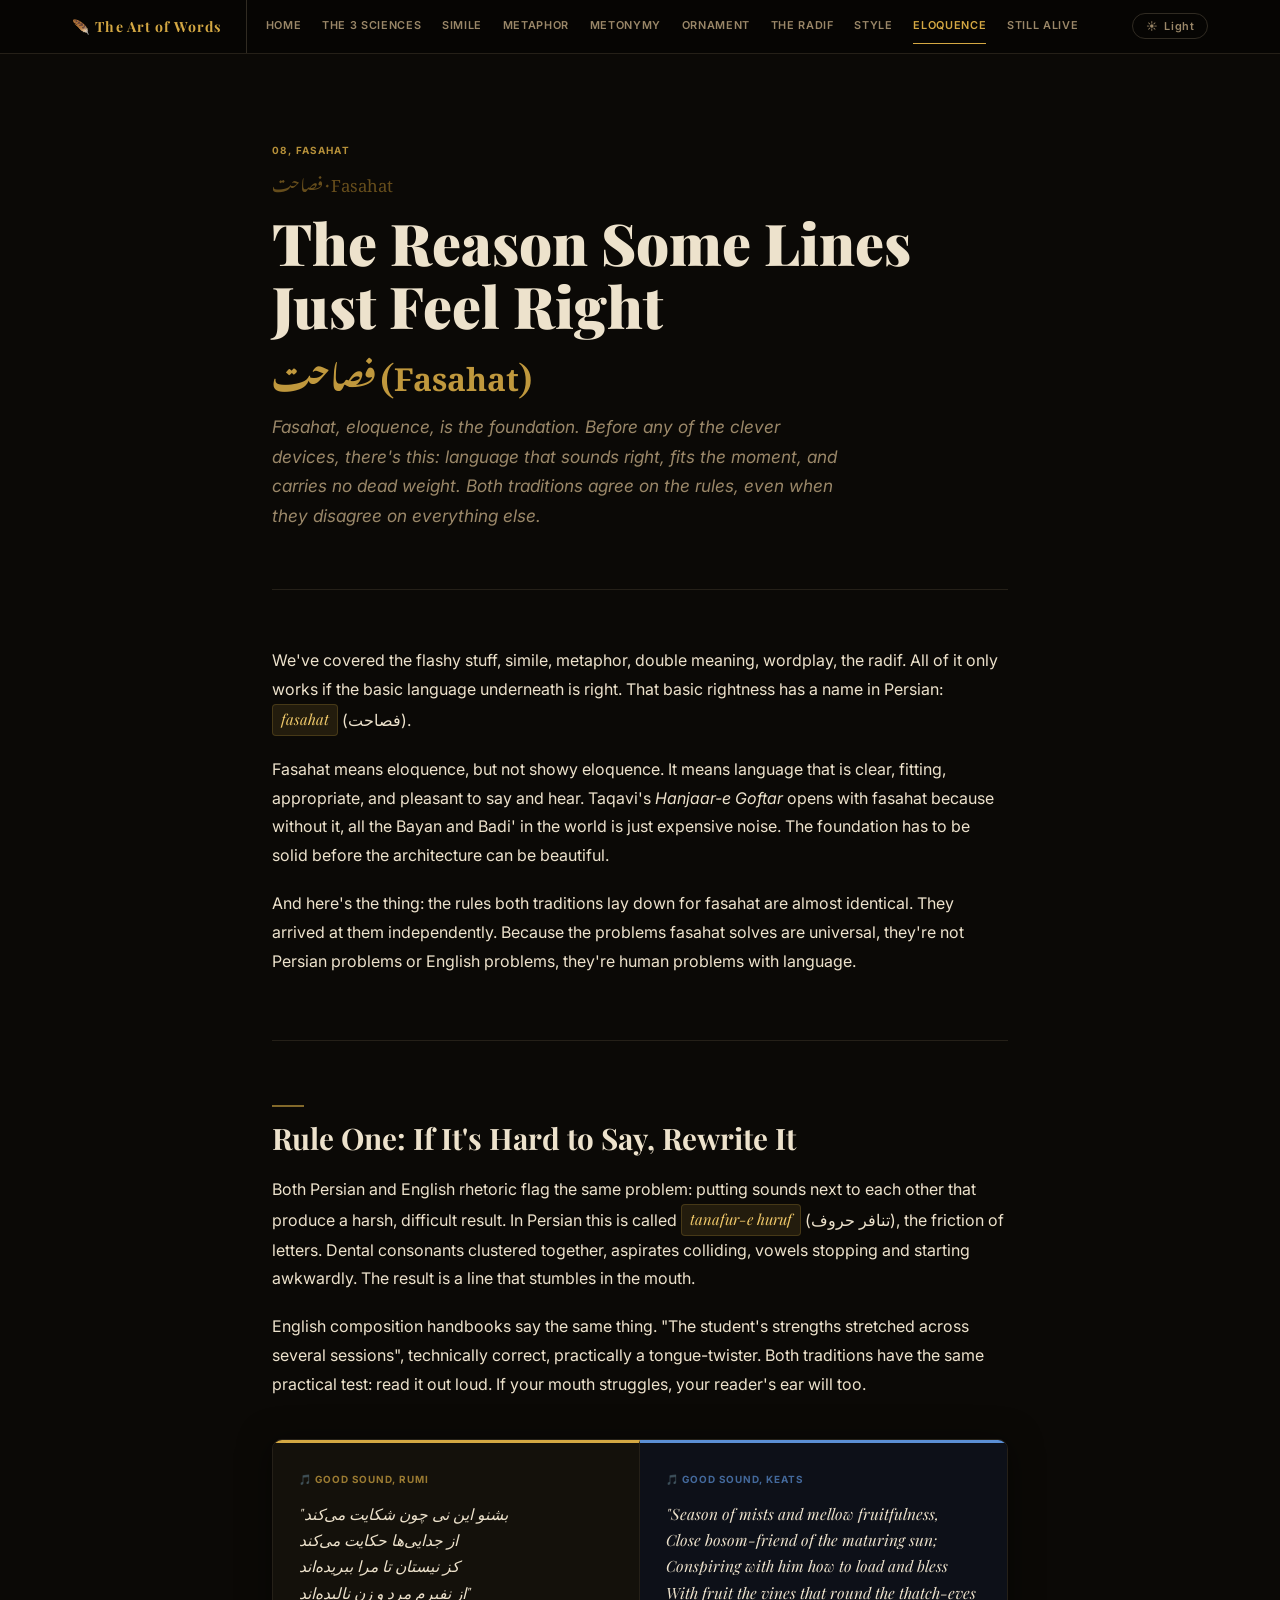
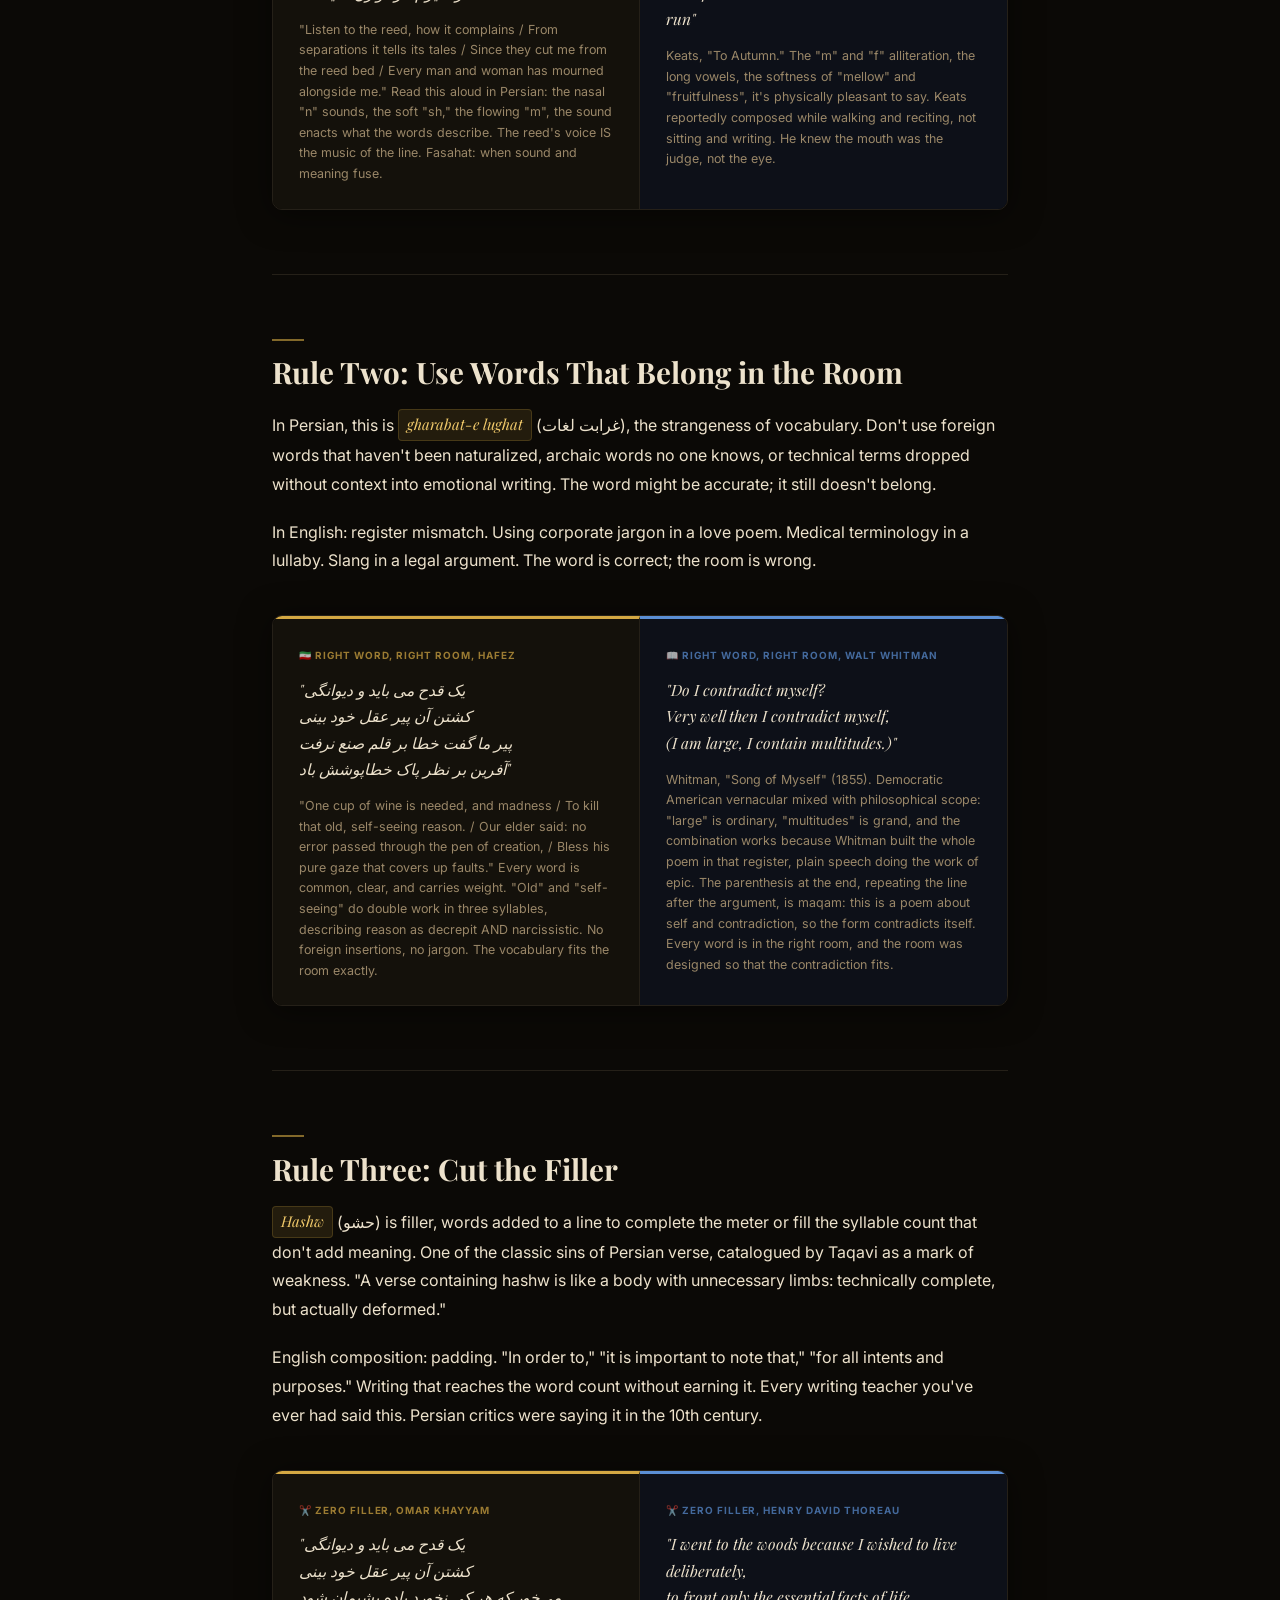
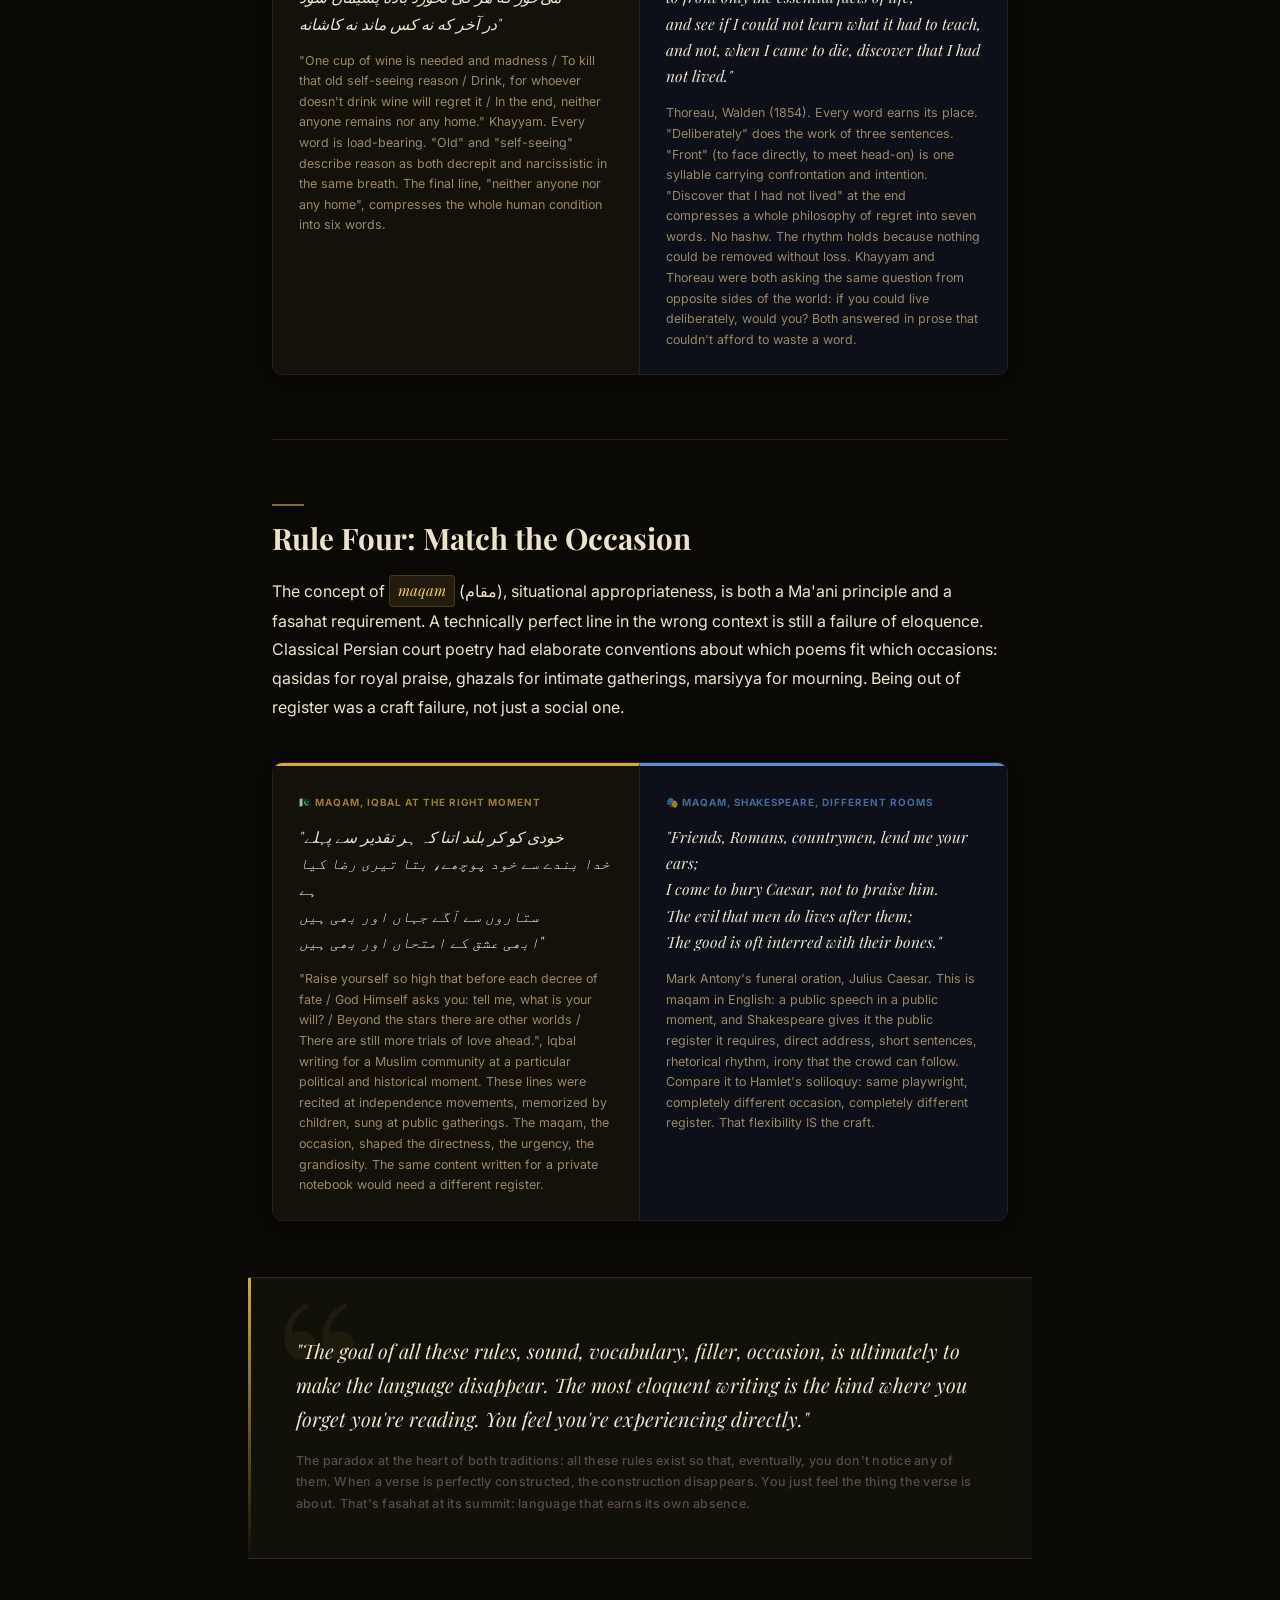
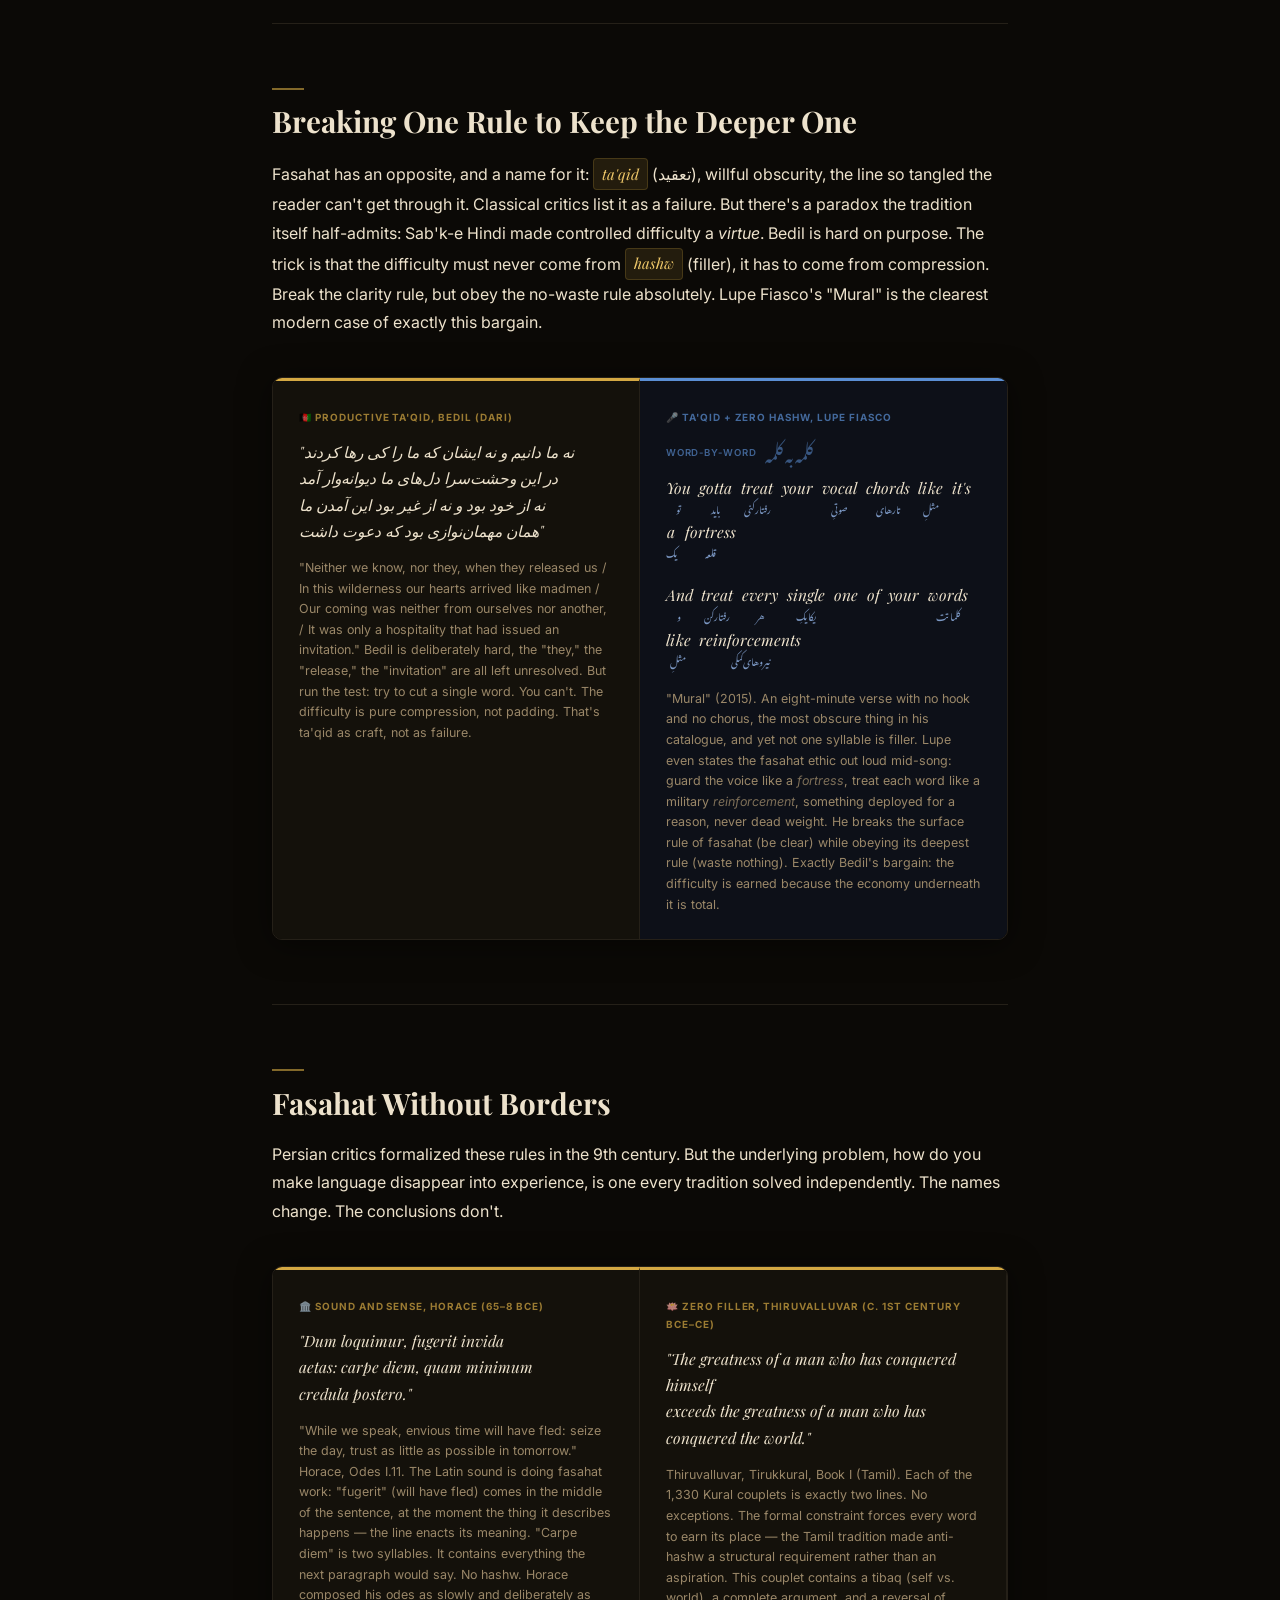
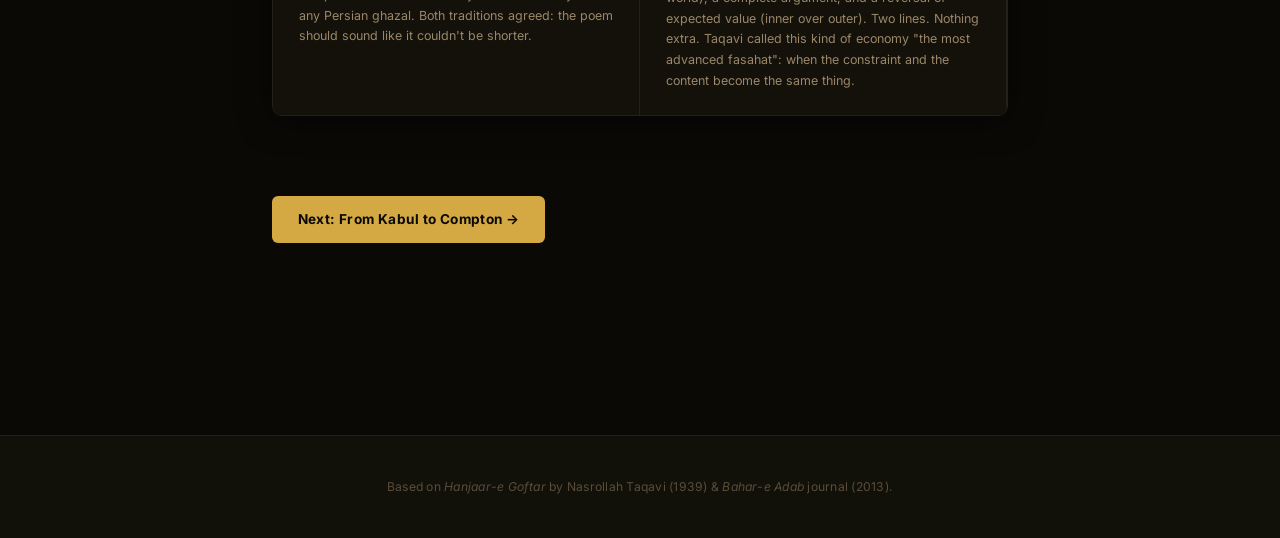
<file: articles/08-fasahat.html>
<!DOCTYPE html>
<html lang="en">
<head>
  <meta charset="UTF-8" />
  <meta name="viewport" content="width=device-width, initial-scale=1.0" />
  <title>The Reason Some Lines Just Feel Right, The Art of Words</title>
  <link rel="stylesheet" href="../style.css?v=2" />
</head>
<body>
<div id="progress-bar"></div>
<nav>
  <div class="nav-inner">
    <a class="nav-brand" href="../index.html">🪶 The Art of Words</a>
    <ul class="nav-links">
      <li><a href="../index.html">Home</a></li>
      <li><a href="01-three-sciences.html">The 3 Sciences</a></li>
      <li><a href="02-tashbih.html">Simile</a></li>
      <li><a href="03-istiaara.html">Metaphor</a></li>
      <li><a href="04-majaz-kinaya.html">Metonymy</a></li>
      <li><a href="05-badi.html">Ornament</a></li>
      <li><a href="06-radif.html">The Radif</a></li>
      <li><a href="07-sabk.html">Style</a></li>
      <li><a href="08-fasahat.html" class="active">Eloquence</a></li>
      <li><a href="09-living-tradition.html">Still Alive</a></li>
    </ul>
    <button class="dark-toggle" id="darkBtn" onclick="toggleDark()"><span class="icon">☀️</span> <span id="darkLabel">Light</span></button>
  </div>
</nav>


<div class="page-wrapper">
  <div class="page-header">
    <div class="page-tag">08, Fasahat</div>
  <span class="page-tag-farsi" lang="fa">فصاحت · Fasahat</span>
    <h1>The Reason Some Lines Just Feel Right<br><span class='farsi-title'>فصاحت (Fasahat)</span></h1>
    <p class="subtitle">Fasahat, eloquence, is the foundation. Before any of the clever devices, there's this: language that sounds right, fits the moment, and carries no dead weight. Both traditions agree on the rules, even when they disagree on everything else.</p>
  </div>

  <p>We've covered the flashy stuff, simile, metaphor, double meaning, wordplay, the radif. All of it only works if the basic language underneath is right. That basic rightness has a name in Persian: <span class="term">fasahat</span> (فصاحت).</p>
  <p>Fasahat means eloquence, but not showy eloquence. It means language that is clear, fitting, appropriate, and pleasant to say and hear. Taqavi's <em>Hanjaar-e Goftar</em> opens with fasahat because without it, all the Bayan and Badi' in the world is just expensive noise. The foundation has to be solid before the architecture can be beautiful.</p>
  <p>And here's the thing: the rules both traditions lay down for fasahat are almost identical. They arrived at them independently. Because the problems fasahat solves are universal, they're not Persian problems or English problems, they're human problems with language.</p>

  <hr class="divider" />

  <h2>Rule One: If It's Hard to Say, Rewrite It</h2>

  <p>Both Persian and English rhetoric flag the same problem: putting sounds next to each other that produce a harsh, difficult result. In Persian this is called <span class="term">tanafur-e huruf</span> (تنافر حروف), the friction of letters. Dental consonants clustered together, aspirates colliding, vowels stopping and starting awkwardly. The result is a line that stumbles in the mouth.</p>
  <p>English composition handbooks say the same thing. "The student's strengths stretched across several sessions", technically correct, practically a tongue-twister. Both traditions have the same practical test: read it out loud. If your mouth struggles, your reader's ear will too.</p>

  <div class="compare-grid">
    <div class="compare-card east">
      <div class="compare-label">🎵 Good Sound, Rumi</div>
      <blockquote>"بشنو این نی چون شکایت می‌کند<br>از جدایی‌ها حکایت می‌کند<br>کز نیستان تا مرا ببریده‌اند<br>از نفیرم مرد و زن نالیده‌اند"</blockquote>
      <div class="source">"Listen to the reed, how it complains / From separations it tells its tales / Since they cut me from the reed bed / Every man and woman has mourned alongside me." Read this aloud in Persian: the nasal "n" sounds, the soft "sh," the flowing "m", the sound enacts what the words describe. The reed's voice IS the music of the line. Fasahat: when sound and meaning fuse.</div>
    </div>
    <div class="compare-card west">
      <div class="compare-label">🎵 Good Sound, Keats</div>
      <blockquote>"Season of mists and mellow fruitfulness,<br>Close bosom-friend of the maturing sun;<br>Conspiring with him how to load and bless<br>With fruit the vines that round the thatch-eves run"</blockquote>
      <div class="source">Keats, "To Autumn." The "m" and "f" alliteration, the long vowels, the softness of "mellow" and "fruitfulness", it's physically pleasant to say. Keats reportedly composed while walking and reciting, not sitting and writing. He knew the mouth was the judge, not the eye.</div>
    </div>
  </div>

  <hr class="divider" />

  <h2>Rule Two: Use Words That Belong in the Room</h2>

  <p>In Persian, this is <span class="term">gharabat-e lughat</span> (غرابت لغات), the strangeness of vocabulary. Don't use foreign words that haven't been naturalized, archaic words no one knows, or technical terms dropped without context into emotional writing. The word might be accurate; it still doesn't belong.</p>
  <p>In English: register mismatch. Using corporate jargon in a love poem. Medical terminology in a lullaby. Slang in a legal argument. The word is correct; the room is wrong.</p>

  <div class="compare-grid">
    <div class="compare-card east">
      <div class="compare-label">🇮🇷 Right word, right room, Hafez</div>
      <blockquote>"یک قدح می باید و دیوانگی<br>کشتن آن پیر عقل خود بینی<br>پیر ما گفت خطا بر قلم صنع نرفت<br>آفرین بر نظر پاک خطاپوشش باد"</blockquote>
      <div class="source">"One cup of wine is needed, and madness / To kill that old, self-seeing reason. / Our elder said: no error passed through the pen of creation, / Bless his pure gaze that covers up faults." Every word is common, clear, and carries weight. "Old" and "self-seeing" do double work in three syllables, describing reason as decrepit AND narcissistic. No foreign insertions, no jargon. The vocabulary fits the room exactly.</div>
    </div>
    <div class="compare-card west">
      <div class="compare-label">📖 Right word, right room, Walt Whitman</div>
      <blockquote>"Do I contradict myself?<br>Very well then I contradict myself,<br>(I am large, I contain multitudes.)"</blockquote>
      <div class="source">Whitman, "Song of Myself" (1855). Democratic American vernacular mixed with philosophical scope: "large" is ordinary, "multitudes" is grand, and the combination works because Whitman built the whole poem in that register, plain speech doing the work of epic. The parenthesis at the end, repeating the line after the argument, is maqam: this is a poem about self and contradiction, so the form contradicts itself. Every word is in the right room, and the room was designed so that the contradiction fits.</div>
    </div>
  </div>

  <hr class="divider" />

  <h2>Rule Three: Cut the Filler</h2>

  <p><span class="term">Hashw</span> (حشو) is filler, words added to a line to complete the meter or fill the syllable count that don't add meaning. One of the classic sins of Persian verse, catalogued by Taqavi as a mark of weakness. "A verse containing hashw is like a body with unnecessary limbs: technically complete, but actually deformed."</p>
  <p>English composition: padding. "In order to," "it is important to note that," "for all intents and purposes." Writing that reaches the word count without earning it. Every writing teacher you've ever had said this. Persian critics were saying it in the 10th century.</p>

  <div class="compare-grid">
    <div class="compare-card east">
      <div class="compare-label">✂️ Zero filler, Omar Khayyam</div>
      <blockquote>"یک قدح می باید و دیوانگی<br>کشتن آن پیر عقل خود بینی<br>می‌خور که هر کی نخورد باده پشیمان شود<br>در آخر که نه کس ماند نه کاشانه"</blockquote>
      <div class="source">"One cup of wine is needed and madness / To kill that old self-seeing reason / Drink, for whoever doesn't drink wine will regret it / In the end, neither anyone remains nor any home." Khayyam. Every word is load-bearing. "Old" and "self-seeing" describe reason as both decrepit and narcissistic in the same breath. The final line, "neither anyone nor any home", compresses the whole human condition into six words.</div>
    </div>
    <div class="compare-card west">
      <div class="compare-label">✂️ Zero filler, Henry David Thoreau</div>
      <blockquote>"I went to the woods because I wished to live deliberately,<br>to front only the essential facts of life,<br>and see if I could not learn what it had to teach,<br>and not, when I came to die, discover that I had not lived."</blockquote>
      <div class="source">Thoreau, Walden (1854). Every word earns its place. "Deliberately" does the work of three sentences. "Front" (to face directly, to meet head-on) is one syllable carrying confrontation and intention. "Discover that I had not lived" at the end compresses a whole philosophy of regret into seven words. No hashw. The rhythm holds because nothing could be removed without loss. Khayyam and Thoreau were both asking the same question from opposite sides of the world: if you could live deliberately, would you? Both answered in prose that couldn't afford to waste a word.</div>
    </div>
  </div>

  <hr class="divider" />

  <h2>Rule Four: Match the Occasion</h2>

  <p>The concept of <span class="term">maqam</span> (مقام), situational appropriateness, is both a Ma'ani principle and a fasahat requirement. A technically perfect line in the wrong context is still a failure of eloquence. Classical Persian court poetry had elaborate conventions about which poems fit which occasions: qasidas for royal praise, ghazals for intimate gatherings, marsiyya for mourning. Being out of register was a craft failure, not just a social one.</p>

  <div class="compare-grid">
    <div class="compare-card east">
      <div class="compare-label">🇵🇰 Maqam, Iqbal at the right moment</div>
      <blockquote>"خودی کو کر بلند اتنا کہ ہر تقدیر سے پہلے<br>خدا بندے سے خود پوچھے، بتا تیری رضا کیا ہے<br>ستاروں سے آگے جہاں اور بھی ہیں<br>ابھی عشق کے امتحاں اور بھی ہیں"</blockquote>
      <div class="source">"Raise yourself so high that before each decree of fate / God Himself asks you: tell me, what is your will? / Beyond the stars there are other worlds / There are still more trials of love ahead.", Iqbal writing for a Muslim community at a particular political and historical moment. These lines were recited at independence movements, memorized by children, sung at public gatherings. The maqam, the occasion, shaped the directness, the urgency, the grandiosity. The same content written for a private notebook would need a different register.</div>
    </div>
    <div class="compare-card west">
      <div class="compare-label">🎭 Maqam, Shakespeare, different rooms</div>
      <blockquote>"Friends, Romans, countrymen, lend me your ears;<br>I come to bury Caesar, not to praise him.<br>The evil that men do lives after them;<br>The good is oft interred with their bones."</blockquote>
      <div class="source">Mark Antony's funeral oration, Julius Caesar. This is maqam in English: a public speech in a public moment, and Shakespeare gives it the public register it requires, direct address, short sentences, rhetorical rhythm, irony that the crowd can follow. Compare it to Hamlet's soliloquy: same playwright, completely different occasion, completely different register. That flexibility IS the craft.</div>
    </div>
  </div>

  <div class="pull-quote">
    <p>"The goal of all these rules, sound, vocabulary, filler, occasion, is ultimately to make the language disappear. The most eloquent writing is the kind where you forget you're reading. You feel you're experiencing directly."</p>
    <p class="attribution">The paradox at the heart of both traditions: all these rules exist so that, eventually, you don't notice any of them. When a verse is perfectly constructed, the construction disappears. You just feel the thing the verse is about. That's fasahat at its summit: language that earns its own absence.</p>
  </div>

  <hr class="divider" />

  <h2>Breaking One Rule to Keep the Deeper One</h2>

  <p>Fasahat has an opposite, and a name for it: <span class="term">ta'qid</span> (تعقید), willful obscurity, the line so tangled the reader can't get through it. Classical critics list it as a failure. But there's a paradox the tradition itself half-admits: Sab'k-e Hindi made controlled difficulty a <em>virtue</em>. Bedil is hard on purpose. The trick is that the difficulty must never come from <span class="term">hashw</span> (filler), it has to come from compression. Break the clarity rule, but obey the no-waste rule absolutely. Lupe Fiasco's "Mural" is the clearest modern case of exactly this bargain.</p>

  <div class="compare-grid">
    <div class="compare-card east">
      <div class="compare-label">🇦🇫 Productive Ta'qid, Bedil (Dari)</div>
      <blockquote>"نه ما دانیم و نه ایشان که ما را کی رها کردند<br>در این وحشت‌سرا دل‌های ما دیوانه‌وار آمد<br>نه از خود بود و نه از غیر بود این آمدن ما<br>همان مهمان‌نوازی بود که دعوت داشت"</blockquote>
      <div class="source">"Neither we know, nor they, when they released us / In this wilderness our hearts arrived like madmen / Our coming was neither from ourselves nor another, / It was only a hospitality that had issued an invitation." Bedil is deliberately hard, the "they," the "release," the "invitation" are all left unresolved. But run the test: try to cut a single word. You can't. The difficulty is pure compression, not padding. That's ta'qid as craft, not as failure.</div>
    </div>
    <div class="compare-card west">
      <div class="compare-label">🎤 Ta'qid + Zero Hashw, Lupe Fiasco</div>
      <div class="gloss-note">Word-by-word <span lang="fa">کلمه به کلمه</span></div>
      <div class="gloss-quote">
        <div class="gline"><span class="gw"><span class="we">You</span><span class="wf">تو</span></span><span class="gw"><span class="we">gotta</span><span class="wf">باید</span></span><span class="gw"><span class="we">treat</span><span class="wf">رفتار‌کنی</span></span><span class="gw"><span class="we">your</span><span class="wf">ـ</span></span><span class="gw"><span class="we">vocal</span><span class="wf">صوتیِ</span></span><span class="gw"><span class="we">chords</span><span class="wf">تارهای</span></span><span class="gw"><span class="we">like</span><span class="wf">مثلِ</span></span><span class="gw"><span class="we">it's</span><span class="wf">ـ</span></span><span class="gw"><span class="we">a</span><span class="wf">یک</span></span><span class="gw"><span class="we">fortress</span><span class="wf">قلعه</span></span></div>
        <div class="gline"><span class="gw"><span class="we">And</span><span class="wf">و</span></span><span class="gw"><span class="we">treat</span><span class="wf">رفتار‌کن</span></span><span class="gw"><span class="we">every</span><span class="wf">هر</span></span><span class="gw"><span class="we">single</span><span class="wf">یکایکِ</span></span><span class="gw"><span class="we">one</span><span class="wf">ـ</span></span><span class="gw"><span class="we">of</span><span class="wf">ـ</span></span><span class="gw"><span class="we">your</span><span class="wf">ـ</span></span><span class="gw"><span class="we">words</span><span class="wf">کلماتت</span></span><span class="gw"><span class="we">like</span><span class="wf">مثلِ</span></span><span class="gw"><span class="we">reinforcements</span><span class="wf">نیروهای‌کمکی</span></span></div>
      </div>
      <div class="source">"Mural" (2015). An eight-minute verse with no hook and no chorus, the most obscure thing in his catalogue, and yet not one syllable is filler. Lupe even states the fasahat ethic out loud mid-song: guard the voice like a <em>fortress</em>, treat each word like a military <em>reinforcement</em>, something deployed for a reason, never dead weight. He breaks the surface rule of fasahat (be clear) while obeying its deepest rule (waste nothing). Exactly Bedil's bargain: the difficulty is earned because the economy underneath it is total.</div>
    </div>
  </div>

  <hr class="divider" />

  <h2>Fasahat Without Borders</h2>

  <p>Persian critics formalized these rules in the 9th century. But the underlying problem, how do you make language disappear into experience, is one every tradition solved independently. The names change. The conclusions don't.</p>

  <div class="compare-grid">
    <div class="compare-card east">
      <div class="compare-label">🏛️ Sound and Sense, Horace (65–8 BCE)</div>
      <blockquote>"Dum loquimur, fugerit invida<br>aetas: carpe diem, quam minimum<br>credula postero."</blockquote>
      <div class="source">"While we speak, envious time will have fled: seize the day, trust as little as possible in tomorrow." Horace, Odes I.11. The Latin sound is doing fasahat work: "fugerit" (will have fled) comes in the middle of the sentence, at the moment the thing it describes happens — the line enacts its meaning. "Carpe diem" is two syllables. It contains everything the next paragraph would say. No hashw. Horace composed his odes as slowly and deliberately as any Persian ghazal. Both traditions agreed: the poem should sound like it couldn't be shorter.</div>
    </div>
    <div class="compare-card east">
      <div class="compare-label">🪷 Zero Filler, Thiruvalluvar (c. 1st century BCE–CE)</div>
      <blockquote>"The greatness of a man who has conquered himself<br>exceeds the greatness of a man who has conquered the world."</blockquote>
      <div class="source">Thiruvalluvar, Tirukkural, Book I (Tamil). Each of the 1,330 Kural couplets is exactly two lines. No exceptions. The formal constraint forces every word to earn its place — the Tamil tradition made anti-hashw a structural requirement rather than an aspiration. This couplet contains a tibaq (self vs. world), a complete argument, and a reversal of expected value (inner over outer). Two lines. Nothing extra. Taqavi called this kind of economy "the most advanced fasahat": when the constraint and the content become the same thing.</div>
    </div>
  </div>

  <a href="09-living-tradition.html" class="btn">Next: From Kabul to Compton →</a>
</div>

<footer>Based on <em>Hanjaar-e Goftar</em> by Nasrollah Taqavi (1939) &amp; <em>Bahar-e Adab</em> journal (2013).</footer>
<script src="../anim.js"></script>
</body>
</html>
</file>
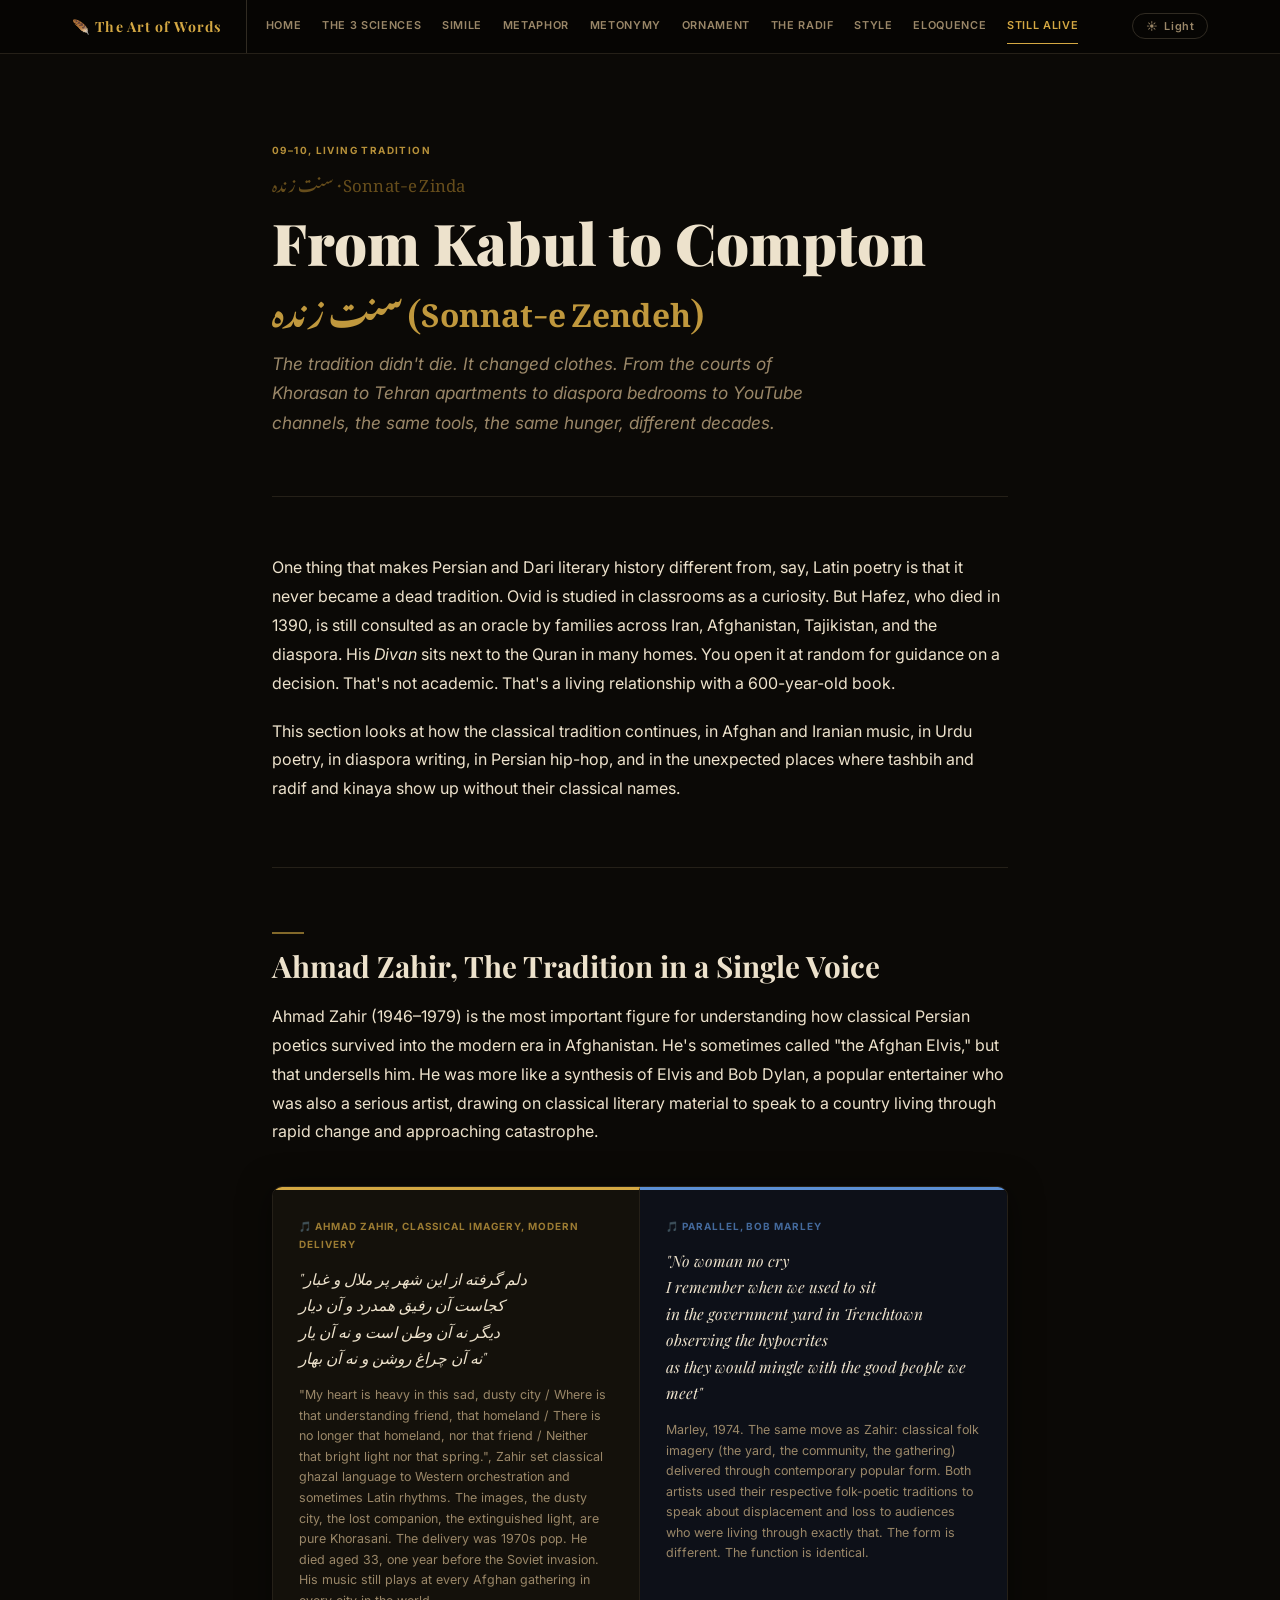
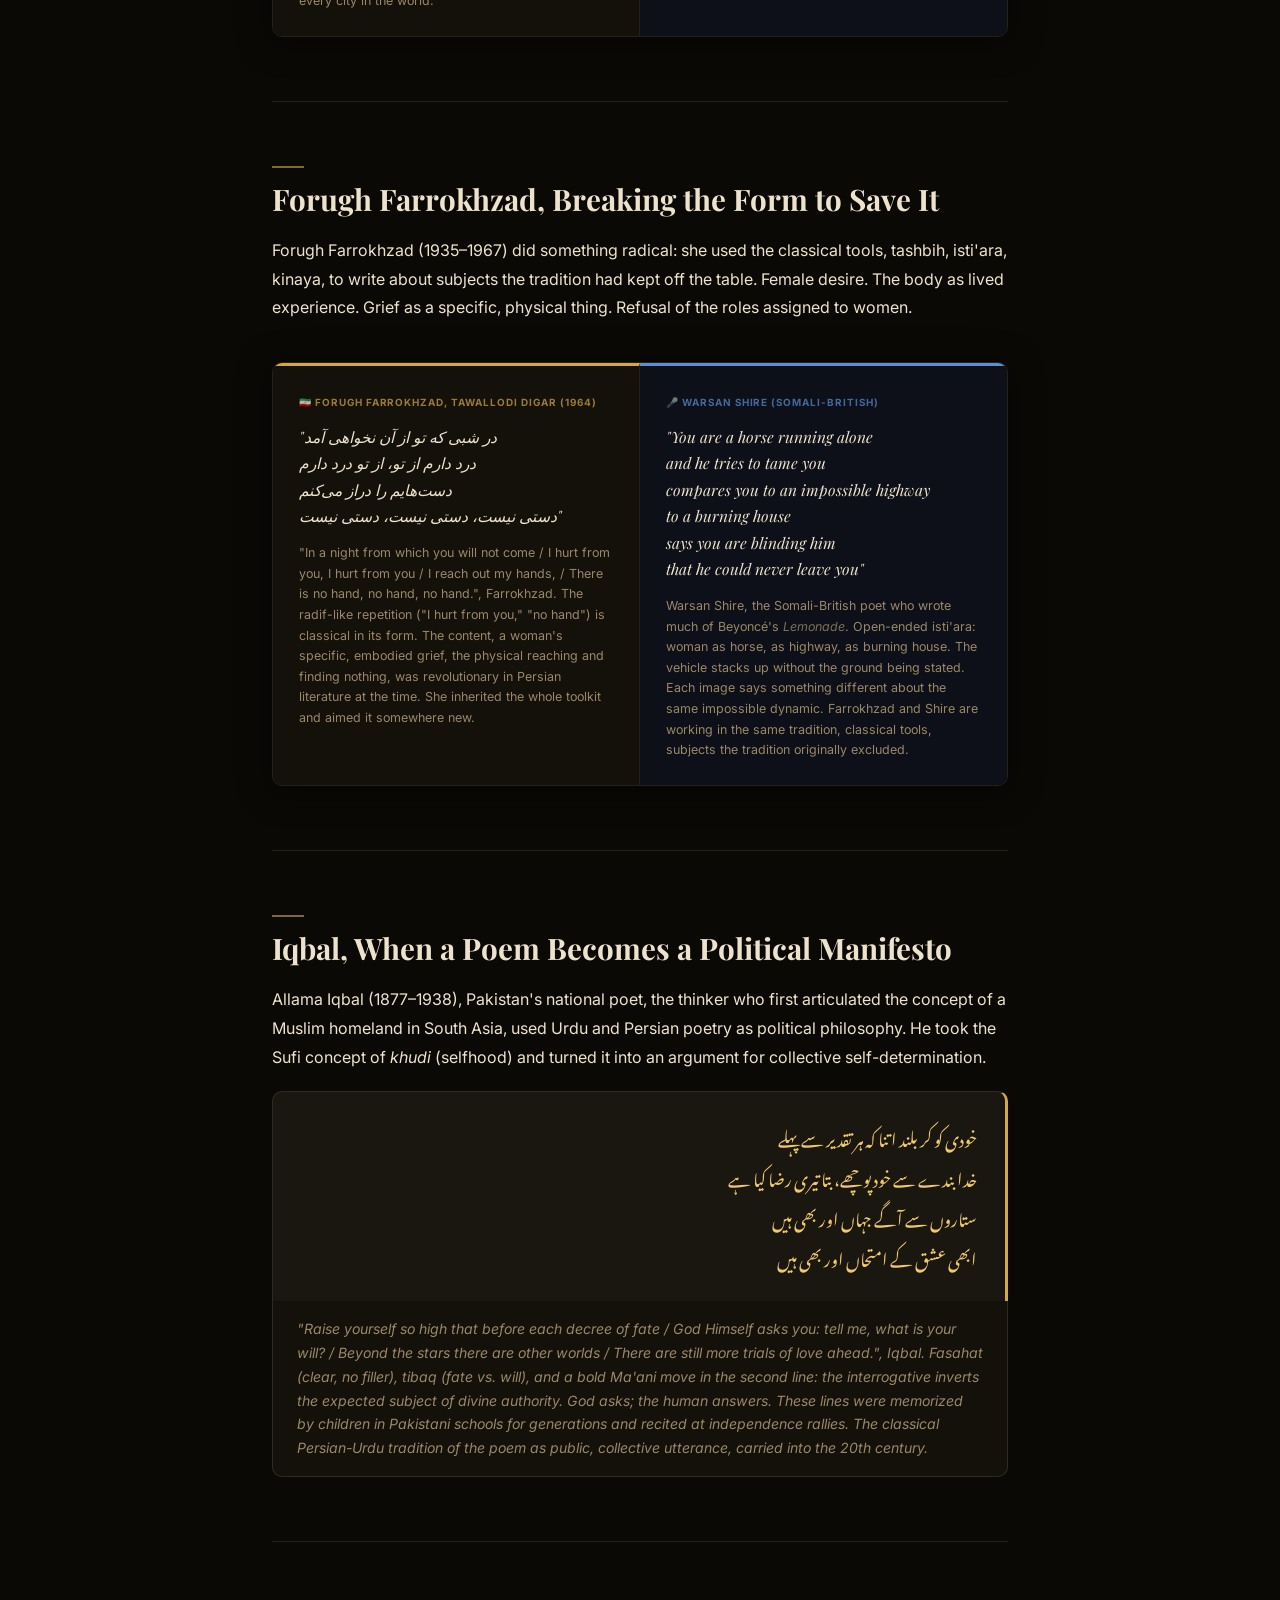
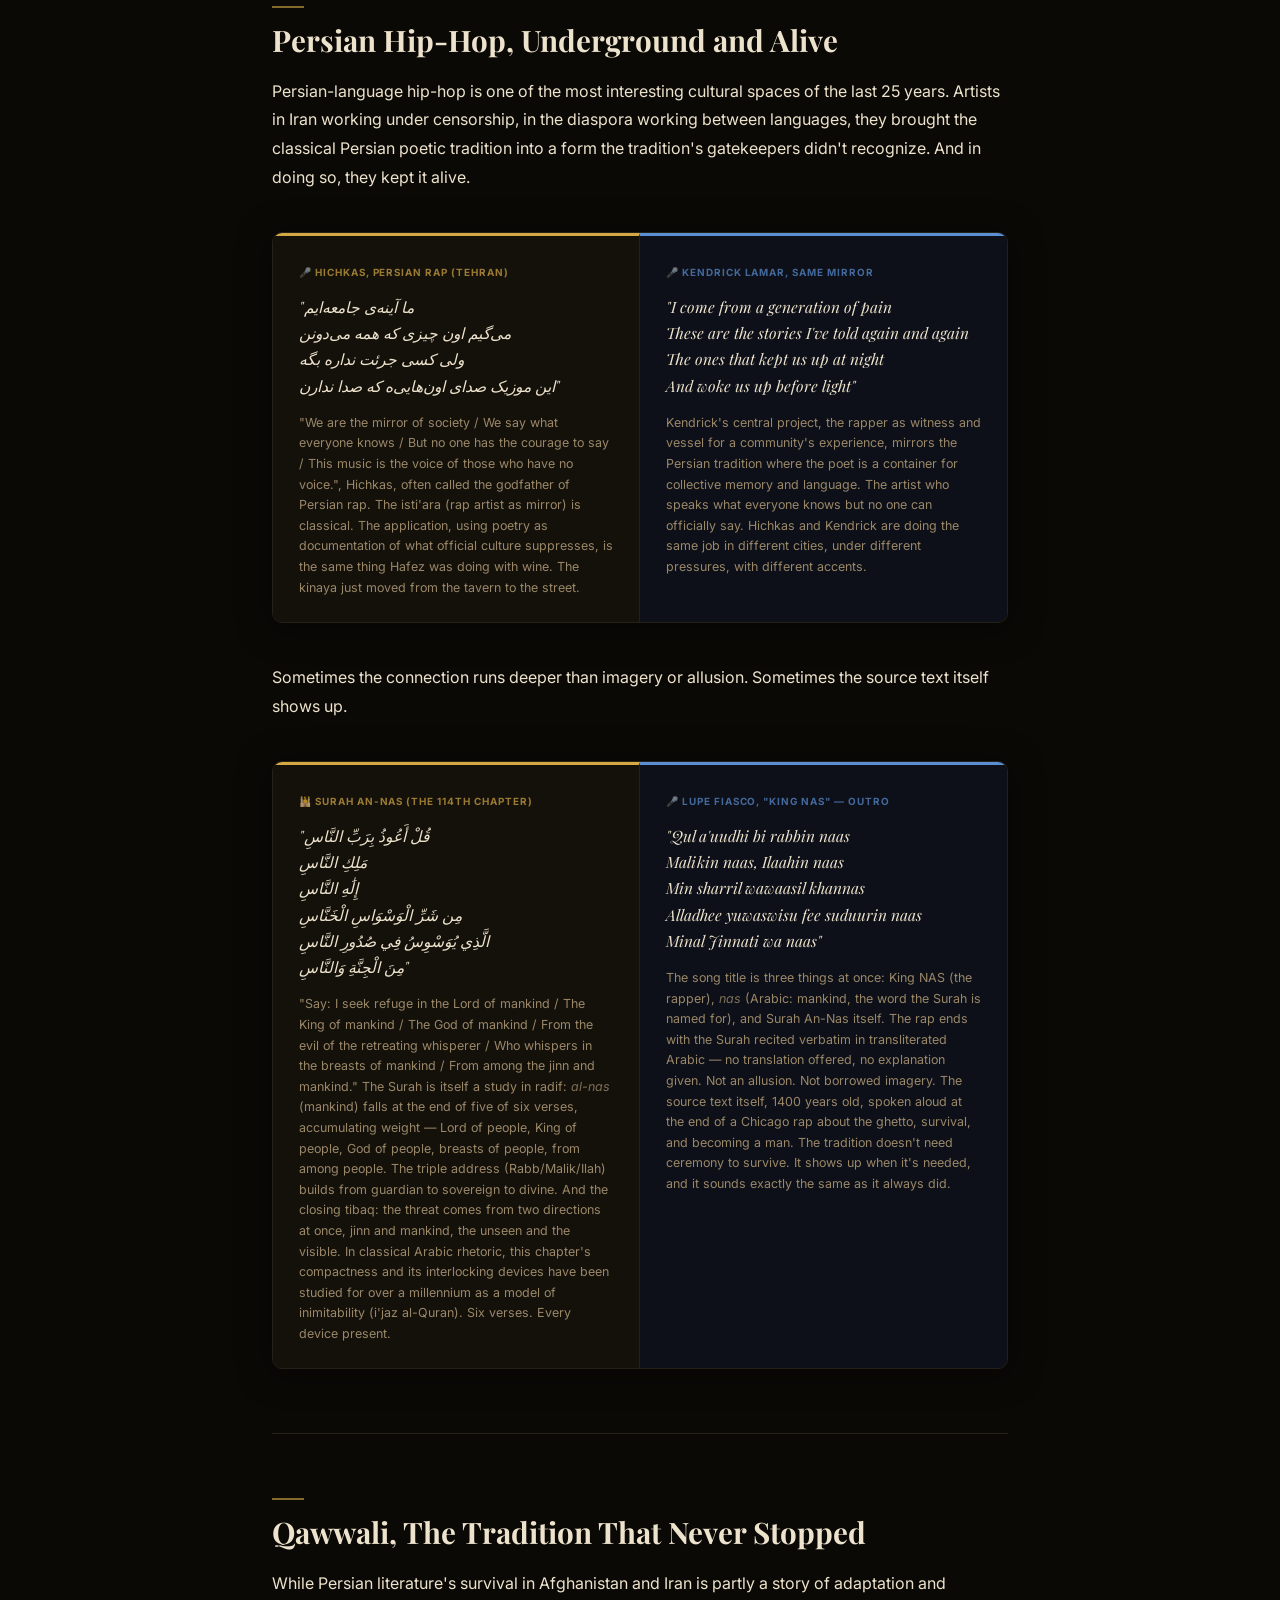
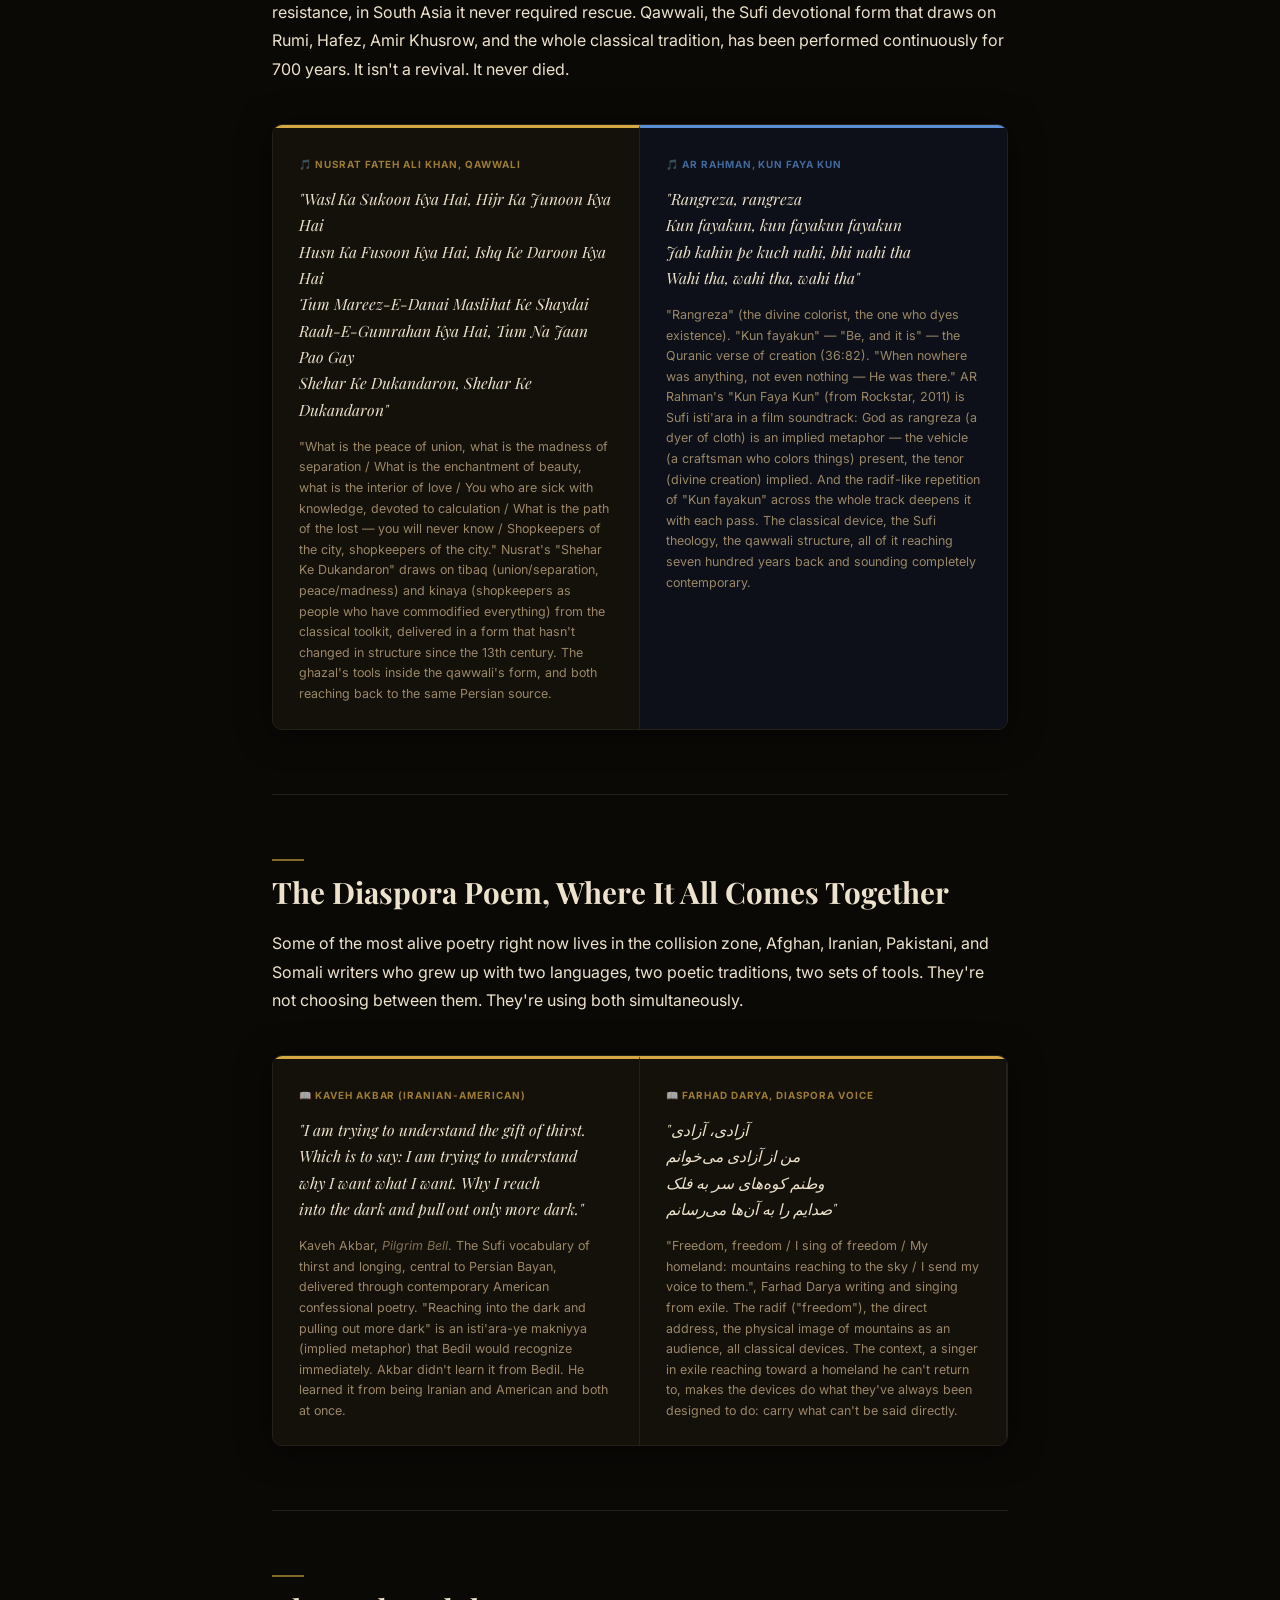
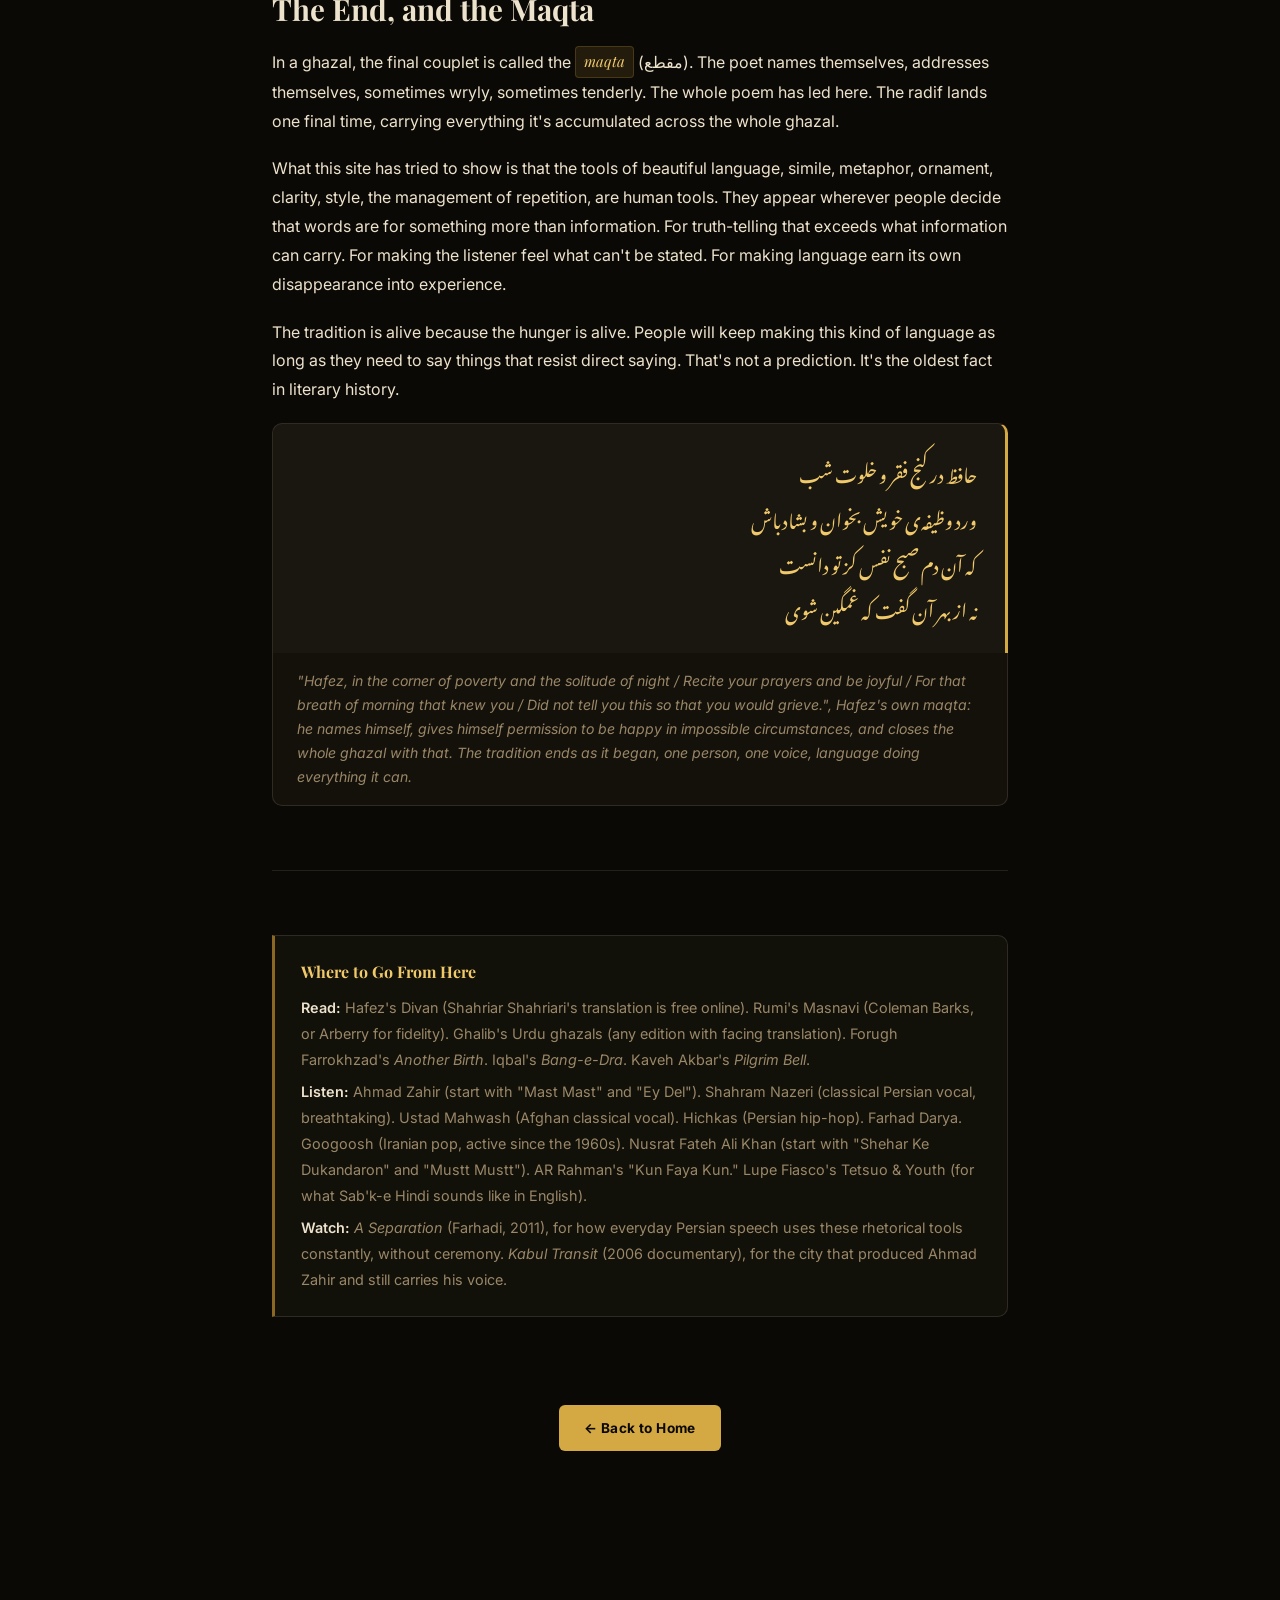
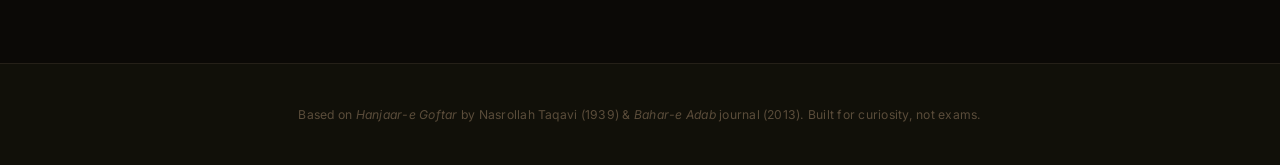
<file: articles/09-living-tradition.html>
<!DOCTYPE html>
<html lang="en">
<head>
  <meta charset="UTF-8" />
  <meta name="viewport" content="width=device-width, initial-scale=1.0" />
  <title>From Kabul to Compton, The Art of Words</title>
  <link rel="stylesheet" href="../style.css?v=2" />
</head>
<body>
<div id="progress-bar"></div>
<nav>
  <div class="nav-inner">
    <a class="nav-brand" href="../index.html">🪶 The Art of Words</a>
    <ul class="nav-links">
      <li><a href="../index.html">Home</a></li>
      <li><a href="01-three-sciences.html">The 3 Sciences</a></li>
      <li><a href="02-tashbih.html">Simile</a></li>
      <li><a href="03-istiaara.html">Metaphor</a></li>
      <li><a href="04-majaz-kinaya.html">Metonymy</a></li>
      <li><a href="05-badi.html">Ornament</a></li>
      <li><a href="06-radif.html">The Radif</a></li>
      <li><a href="07-sabk.html">Style</a></li>
      <li><a href="08-fasahat.html">Eloquence</a></li>
      <li><a href="09-living-tradition.html" class="active">Still Alive</a></li>
    </ul>
    <button class="dark-toggle" id="darkBtn" onclick="toggleDark()"><span class="icon">☀️</span> <span id="darkLabel">Light</span></button>
  </div>
</nav>


<div class="page-wrapper">
  <div class="page-header">
    <div class="page-tag">09–10, Living Tradition</div>
  <span class="page-tag-farsi" lang="fa">سنت زنده · Sonnat-e Zinda</span>
    <h1>From Kabul to Compton<br><span class='farsi-title'>سنت زنده (Sonnat-e Zendeh)</span></h1>
    <p class="subtitle">The tradition didn't die. It changed clothes. From the courts of Khorasan to Tehran apartments to diaspora bedrooms to YouTube channels, the same tools, the same hunger, different decades.</p>
  </div>

  <p>One thing that makes Persian and Dari literary history different from, say, Latin poetry is that it never became a dead tradition. Ovid is studied in classrooms as a curiosity. But Hafez, who died in 1390, is still consulted as an oracle by families across Iran, Afghanistan, Tajikistan, and the diaspora. His <em>Divan</em> sits next to the Quran in many homes. You open it at random for guidance on a decision. That's not academic. That's a living relationship with a 600-year-old book.</p>
  <p>This section looks at how the classical tradition continues, in Afghan and Iranian music, in Urdu poetry, in diaspora writing, in Persian hip-hop, and in the unexpected places where tashbih and radif and kinaya show up without their classical names.</p>

  <hr class="divider" />

  <h2>Ahmad Zahir, The Tradition in a Single Voice</h2>

  <p>Ahmad Zahir (1946–1979) is the most important figure for understanding how classical Persian poetics survived into the modern era in Afghanistan. He's sometimes called "the Afghan Elvis," but that undersells him. He was more like a synthesis of Elvis and Bob Dylan, a popular entertainer who was also a serious artist, drawing on classical literary material to speak to a country living through rapid change and approaching catastrophe.</p>

  <div class="compare-grid">
    <div class="compare-card east">
      <div class="compare-label">🎵 Ahmad Zahir, Classical imagery, modern delivery</div>
      <blockquote>"دلم گرفته از این شهر پر ملال و غبار<br>کجاست آن رفیق همدرد و آن دیار<br>دیگر نه آن وطن است و نه آن یار<br>نه آن چراغ روشن و نه آن بهار"</blockquote>
      <div class="source">"My heart is heavy in this sad, dusty city / Where is that understanding friend, that homeland / There is no longer that homeland, nor that friend / Neither that bright light nor that spring.", Zahir set classical ghazal language to Western orchestration and sometimes Latin rhythms. The images, the dusty city, the lost companion, the extinguished light, are pure Khorasani. The delivery was 1970s pop. He died aged 33, one year before the Soviet invasion. His music still plays at every Afghan gathering in every city in the world.</div>
    </div>
    <div class="compare-card west">
      <div class="compare-label">🎵 Parallel, Bob Marley</div>
      <blockquote>"No woman no cry<br>I remember when we used to sit<br>in the government yard in Trenchtown<br>observing the hypocrites<br>as they would mingle with the good people we meet"</blockquote>
      <div class="source">Marley, 1974. The same move as Zahir: classical folk imagery (the yard, the community, the gathering) delivered through contemporary popular form. Both artists used their respective folk-poetic traditions to speak about displacement and loss to audiences who were living through exactly that. The form is different. The function is identical.</div>
    </div>
  </div>

  <hr class="divider" />

  <h2>Forugh Farrokhzad, Breaking the Form to Save It</h2>

  <p>Forugh Farrokhzad (1935–1967) did something radical: she used the classical tools, tashbih, isti'ara, kinaya, to write about subjects the tradition had kept off the table. Female desire. The body as lived experience. Grief as a specific, physical thing. Refusal of the roles assigned to women.</p>

  <div class="compare-grid">
    <div class="compare-card east">
      <div class="compare-label">🇮🇷 Forugh Farrokhzad, Tawallodi Digar (1964)</div>
      <blockquote>"در شبی که تو از آن نخواهی آمد<br>درد دارم از تو، از تو درد دارم<br>دست‌هایم را دراز می‌کنم<br>دستی نیست، دستی نیست، دستی نیست"</blockquote>
      <div class="source">"In a night from which you will not come / I hurt from you, I hurt from you / I reach out my hands, / There is no hand, no hand, no hand.", Farrokhzad. The radif-like repetition ("I hurt from you," "no hand") is classical in its form. The content, a woman's specific, embodied grief, the physical reaching and finding nothing, was revolutionary in Persian literature at the time. She inherited the whole toolkit and aimed it somewhere new.</div>
    </div>
    <div class="compare-card west">
      <div class="compare-label">🎤 Warsan Shire (Somali-British)</div>
      <blockquote>"You are a horse running alone<br>and he tries to tame you<br>compares you to an impossible highway<br>to a burning house<br>says you are blinding him<br>that he could never leave you"</blockquote>
      <div class="source">Warsan Shire, the Somali-British poet who wrote much of Beyoncé's <em>Lemonade</em>. Open-ended isti'ara: woman as horse, as highway, as burning house. The vehicle stacks up without the ground being stated. Each image says something different about the same impossible dynamic. Farrokhzad and Shire are working in the same tradition, classical tools, subjects the tradition originally excluded.</div>
    </div>
  </div>

  <hr class="divider" />

  <h2>Iqbal, When a Poem Becomes a Political Manifesto</h2>

  <p>Allama Iqbal (1877–1938), Pakistan's national poet, the thinker who first articulated the concept of a Muslim homeland in South Asia, used Urdu and Persian poetry as political philosophy. He took the Sufi concept of <em>khudi</em> (selfhood) and turned it into an argument for collective self-determination.</p>

  <div class="verse-farsi" style="font-size: 1.05rem; line-height: 2.4;">خودی کو کر بلند اتنا کہ ہر تقدیر سے پہلے<br>خدا بندے سے خود پوچھے، بتا تیری رضا کیا ہے<br>ستاروں سے آگے جہاں اور بھی ہیں<br>ابھی عشق کے امتحاں اور بھی ہیں</div>
  <div class="verse-translation">"Raise yourself so high that before each decree of fate / God Himself asks you: tell me, what is your will? / Beyond the stars there are other worlds / There are still more trials of love ahead.", Iqbal. Fasahat (clear, no filler), tibaq (fate vs. will), and a bold Ma'ani move in the second line: the interrogative inverts the expected subject of divine authority. God asks; the human answers. These lines were memorized by children in Pakistani schools for generations and recited at independence rallies. The classical Persian-Urdu tradition of the poem as public, collective utterance, carried into the 20th century.</div>

  <hr class="divider" />

  <h2>Persian Hip-Hop, Underground and Alive</h2>

  <p>Persian-language hip-hop is one of the most interesting cultural spaces of the last 25 years. Artists in Iran working under censorship, in the diaspora working between languages, they brought the classical Persian poetic tradition into a form the tradition's gatekeepers didn't recognize. And in doing so, they kept it alive.</p>

  <div class="compare-grid">
    <div class="compare-card east">
      <div class="compare-label">🎤 Hichkas, Persian rap (Tehran)</div>
      <blockquote>"ما آینه‌ی جامعه‌ایم<br>می‌گیم اون چیزی که همه می‌دونن<br>ولی کسی جرئت نداره بگه<br>این موزیک صدای اون‌هایی‌ه که صدا ندارن"</blockquote>
      <div class="source">"We are the mirror of society / We say what everyone knows / But no one has the courage to say / This music is the voice of those who have no voice.", Hichkas, often called the godfather of Persian rap. The isti'ara (rap artist as mirror) is classical. The application, using poetry as documentation of what official culture suppresses, is the same thing Hafez was doing with wine. The kinaya just moved from the tavern to the street.</div>
    </div>
    <div class="compare-card west">
      <div class="compare-label">🎤 Kendrick Lamar, Same mirror</div>
      <blockquote>"I come from a generation of pain<br>These are the stories I've told again and again<br>The ones that kept us up at night<br>And woke us up before light"</blockquote>
      <div class="source">Kendrick's central project, the rapper as witness and vessel for a community's experience, mirrors the Persian tradition where the poet is a container for collective memory and language. The artist who speaks what everyone knows but no one can officially say. Hichkas and Kendrick are doing the same job in different cities, under different pressures, with different accents.</div>
    </div>
  </div>

  <p>Sometimes the connection runs deeper than imagery or allusion. Sometimes the source text itself shows up.</p>

  <div class="compare-grid">
    <div class="compare-card east">
      <div class="compare-label">🕌 Surah An-Nas (The 114th Chapter)</div>
      <blockquote>"قُلْ أَعُوذُ بِرَبِّ النَّاسِ<br>مَلِكِ النَّاسِ<br>إِلَٰهِ النَّاسِ<br>مِن شَرِّ الْوَسْوَاسِ الْخَنَّاسِ<br>الَّذِي يُوَسْوِسُ فِي صُدُورِ النَّاسِ<br>مِنَ الْجِنَّةِ وَالنَّاسِ"</blockquote>
      <div class="source">"Say: I seek refuge in the Lord of mankind / The King of mankind / The God of mankind / From the evil of the retreating whisperer / Who whispers in the breasts of mankind / From among the jinn and mankind." The Surah is itself a study in radif: <em>al-nas</em> (mankind) falls at the end of five of six verses, accumulating weight — Lord of people, King of people, God of people, breasts of people, from among people. The triple address (Rabb/Malik/Ilah) builds from guardian to sovereign to divine. And the closing tibaq: the threat comes from two directions at once, jinn and mankind, the unseen and the visible. In classical Arabic rhetoric, this chapter's compactness and its interlocking devices have been studied for over a millennium as a model of inimitability (i'jaz al-Quran). Six verses. Every device present.</div>
    </div>
    <div class="compare-card west">
      <div class="compare-label">🎤 Lupe Fiasco, "King Nas" — outro</div>
      <blockquote>"Qul a'uudhi bi rabbin naas<br>Malikin naas, Ilaahin naas<br>Min sharril wawaasil khannas<br>Alladhee yuwaswisu fee suduurin naas<br>Minal Jinnati wa naas"</blockquote>
      <div class="source">The song title is three things at once: King NAS (the rapper), <em>nas</em> (Arabic: mankind, the word the Surah is named for), and Surah An-Nas itself. The rap ends with the Surah recited verbatim in transliterated Arabic — no translation offered, no explanation given. Not an allusion. Not borrowed imagery. The source text itself, 1400 years old, spoken aloud at the end of a Chicago rap about the ghetto, survival, and becoming a man. The tradition doesn't need ceremony to survive. It shows up when it's needed, and it sounds exactly the same as it always did.</div>
    </div>
  </div>

  <hr class="divider" />

  <h2>Qawwali, The Tradition That Never Stopped</h2>

  <p>While Persian literature's survival in Afghanistan and Iran is partly a story of adaptation and resistance, in South Asia it never required rescue. Qawwali, the Sufi devotional form that draws on Rumi, Hafez, Amir Khusrow, and the whole classical tradition, has been performed continuously for 700 years. It isn't a revival. It never died.</p>

  <div class="compare-grid">
    <div class="compare-card east">
      <div class="compare-label">🎵 Nusrat Fateh Ali Khan, Qawwali</div>
      <blockquote>"Wasl Ka Sukoon Kya Hai, Hijr Ka Junoon Kya Hai<br>Husn Ka Fusoon Kya Hai, Ishq Ke Daroon Kya Hai<br>Tum Mareez-E-Danai Maslihat Ke Shaydai<br>Raah-E-Gumrahan Kya Hai, Tum Na Jaan Pao Gay<br>Shehar Ke Dukandaron, Shehar Ke Dukandaron"</blockquote>
      <div class="source">"What is the peace of union, what is the madness of separation / What is the enchantment of beauty, what is the interior of love / You who are sick with knowledge, devoted to calculation / What is the path of the lost — you will never know / Shopkeepers of the city, shopkeepers of the city." Nusrat's "Shehar Ke Dukandaron" draws on tibaq (union/separation, peace/madness) and kinaya (shopkeepers as people who have commodified everything) from the classical toolkit, delivered in a form that hasn't changed in structure since the 13th century. The ghazal's tools inside the qawwali's form, and both reaching back to the same Persian source.</div>
    </div>
    <div class="compare-card west">
      <div class="compare-label">🎵 AR Rahman, Kun Faya Kun</div>
      <blockquote>"Rangreza, rangreza<br>Kun fayakun, kun fayakun fayakun<br>Jab kahin pe kuch nahi, bhi nahi tha<br>Wahi tha, wahi tha, wahi tha"</blockquote>
      <div class="source">"Rangreza" (the divine colorist, the one who dyes existence). "Kun fayakun" — "Be, and it is" — the Quranic verse of creation (36:82). "When nowhere was anything, not even nothing — He was there." AR Rahman's "Kun Faya Kun" (from Rockstar, 2011) is Sufi isti'ara in a film soundtrack: God as rangreza (a dyer of cloth) is an implied metaphor — the vehicle (a craftsman who colors things) present, the tenor (divine creation) implied. And the radif-like repetition of "Kun fayakun" across the whole track deepens it with each pass. The classical device, the Sufi theology, the qawwali structure, all of it reaching seven hundred years back and sounding completely contemporary.</div>
    </div>
  </div>

  <hr class="divider" />

  <h2>The Diaspora Poem, Where It All Comes Together</h2>

  <p>Some of the most alive poetry right now lives in the collision zone, Afghan, Iranian, Pakistani, and Somali writers who grew up with two languages, two poetic traditions, two sets of tools. They're not choosing between them. They're using both simultaneously.</p>

  <div class="compare-grid">
    <div class="compare-card east">
      <div class="compare-label">📖 Kaveh Akbar (Iranian-American)</div>
      <blockquote>"I am trying to understand the gift of thirst.<br>Which is to say: I am trying to understand<br>why I want what I want. Why I reach<br>into the dark and pull out only more dark."</blockquote>
      <div class="source">Kaveh Akbar, <em>Pilgrim Bell</em>. The Sufi vocabulary of thirst and longing, central to Persian Bayan, delivered through contemporary American confessional poetry. "Reaching into the dark and pulling out more dark" is an isti'ara-ye makniyya (implied metaphor) that Bedil would recognize immediately. Akbar didn't learn it from Bedil. He learned it from being Iranian and American and both at once.</div>
    </div>
    <div class="compare-card east">
      <div class="compare-label">📖 Farhad Darya, Diaspora voice</div>
      <blockquote>"آزادی، آزادی<br>من از آزادی می‌خوانم<br>وطنم کوه‌های سر به فلک<br>صدایم را به آن‌ها می‌رسانم"</blockquote>
      <div class="source">"Freedom, freedom / I sing of freedom / My homeland: mountains reaching to the sky / I send my voice to them.", Farhad Darya writing and singing from exile. The radif ("freedom"), the direct address, the physical image of mountains as an audience, all classical devices. The context, a singer in exile reaching toward a homeland he can't return to, makes the devices do what they've always been designed to do: carry what can't be said directly.</div>
    </div>
  </div>

  <hr class="divider" />

  <h2>The End, and the Maqta</h2>

  <p>In a ghazal, the final couplet is called the <span class="term">maqta</span> (مقطع). The poet names themselves, addresses themselves, sometimes wryly, sometimes tenderly. The whole poem has led here. The radif lands one final time, carrying everything it's accumulated across the whole ghazal.</p>

  <p>What this site has tried to show is that the tools of beautiful language, simile, metaphor, ornament, clarity, style, the management of repetition, are human tools. They appear wherever people decide that words are for something more than information. For truth-telling that exceeds what information can carry. For making the listener feel what can't be stated. For making language earn its own disappearance into experience.</p>

  <p>The tradition is alive because the hunger is alive. People will keep making this kind of language as long as they need to say things that resist direct saying. That's not a prediction. It's the oldest fact in literary history.</p>

  <div class="verse-farsi">حافظ در کنج فقر و خلوت شب<br>ورد وظیفه‌ی خویش بخوان و بشادباش<br>که آن دم صبح نفس کز تو دانست<br>نه از بهر آن گفت که غمگین شوی</div>
  <div class="verse-translation">"Hafez, in the corner of poverty and the solitude of night / Recite your prayers and be joyful / For that breath of morning that knew you / Did not tell you this so that you would grieve.", Hafez's own maqta: he names himself, gives himself permission to be happy in impossible circumstances, and closes the whole ghazal with that. The tradition ends as it began, one person, one voice, language doing everything it can.</div>

  <hr class="divider" />

  <div class="info-box">
    <h4>Where to Go From Here</h4>
    <p><strong>Read:</strong> Hafez's Divan (Shahriar Shahriari's translation is free online). Rumi's Masnavi (Coleman Barks, or Arberry for fidelity). Ghalib's Urdu ghazals (any edition with facing translation). Forugh Farrokhzad's <em>Another Birth</em>. Iqbal's <em>Bang-e-Dra</em>. Kaveh Akbar's <em>Pilgrim Bell</em>.</p>
    <p><strong>Listen:</strong> Ahmad Zahir (start with "Mast Mast" and "Ey Del"). Shahram Nazeri (classical Persian vocal, breathtaking). Ustad Mahwash (Afghan classical vocal). Hichkas (Persian hip-hop). Farhad Darya. Googoosh (Iranian pop, active since the 1960s). Nusrat Fateh Ali Khan (start with "Shehar Ke Dukandaron" and "Mustt Mustt"). AR Rahman's "Kun Faya Kun." Lupe Fiasco's Tetsuo & Youth (for what Sab'k-e Hindi sounds like in English).</p>
    <p><strong>Watch:</strong> <em>A Separation</em> (Farhadi, 2011), for how everyday Persian speech uses these rhetorical tools constantly, without ceremony. <em>Kabul Transit</em> (2006 documentary), for the city that produced Ahmad Zahir and still carries his voice.</p>
  </div>

  <p style="text-align:center;margin-top:3rem;">
    <a href="../index.html" class="btn">← Back to Home</a>
  </p>
</div>

<footer>Based on <em>Hanjaar-e Goftar</em> by Nasrollah Taqavi (1939) &amp; <em>Bahar-e Adab</em> journal (2013). Built for curiosity, not exams.</footer>
<script src="../anim.js"></script>
</body>
</html>
</file>
<file: style.css>
/* ================================================================
   THE ART OF WORDS — Editorial Dark Theme
   ================================================================ */

@import url('https://fonts.googleapis.com/css2?family=Playfair+Display:ital,wght@0,400;0,600;0,700;0,900;1,400;1,700&family=Inter:wght@300;400;500;600;700&family=Noto+Nastaliq+Urdu:wght@400;600&display=swap');

/* ── Tokens ─────────────────────────────────────────────── */
:root {
  --bg:         #0b0906;
  --bg2:        #111009;
  --bg3:        #1a1610;
  --bg4:        #231f18;
  --border:     #252018;
  --border2:    #302b22;

  --gold:       #d4a843;
  --gold-dim:   #8a6824;
  --gold-hi:    #f0c96a;
  --gold-glow:  rgba(212,168,67,.12);
  --gold-glow2: rgba(212,168,67,.06);

  --slate:      #5b8fd4;
  --slate-dim:  #2d508a;
  --slate-glow: rgba(91,143,212,.10);

  --text:       #ede2cc;
  --text2:      #9a8768;
  --text3:      #5a4c3a;
  --text-muted: #9a8768;   /* alias for --text2 */

  --east-bg:    #14110b;
  --east-top:   var(--gold);
  --west-bg:    #0d1018;
  --west-top:   var(--slate);

  --nav-bg:     #07060404;

  --r:          10px;
  --r-sm:       6px;
  --sh:         0 4px 32px rgba(0,0,0,.5);
  --sh-lg:      0 16px 60px rgba(0,0,0,.6);
  --sh-glow:    0 0 48px var(--gold-glow);
}

/* Light theme override */
body.light {
  --bg:       #f5f0e8;
  --bg2:      #fdfaf5;
  --bg3:      #ffffff;
  --bg4:      #f0e8d8;
  --border:   #e0d4c0;
  --border2:  #d0c4ae;
  --text:     #1a1208;
  --text2:    #6b5840;
  --text3:    #a08878;
  --east-bg:  #fdf6e8;
  --west-bg:  #f0f4fe;
  --nav-bg:   #0d0906;
}

/* ── Reset & Base ───────────────────────────────────────── */
*, *::before, *::after { box-sizing: border-box; margin: 0; padding: 0; }
html { scroll-behavior: smooth; font-size: 16px; }

body {
  font-family: 'Inter', sans-serif;
  background: var(--bg);
  color: var(--text);
  line-height: 1.8;
  -webkit-font-smoothing: antialiased;
  transition: background .3s, color .3s;
}

/* ── Reading Progress Bar ───────────────────────────────── */
#progress-bar {
  position: fixed;
  top: 0;
  left: 0;
  height: 2px;
  background: linear-gradient(90deg, var(--gold), var(--gold-hi));
  width: 0%;
  z-index: 9999;
  transition: width .1s linear;
  box-shadow: 0 0 8px var(--gold-glow);
}

/* ── Navigation ─────────────────────────────────────────── */
nav {
  background: var(--nav-bg);
  backdrop-filter: blur(12px);
  -webkit-backdrop-filter: blur(12px);
  background-color: rgba(7,6,4,.92);
  position: sticky;
  top: 0;
  z-index: 200;
  border-bottom: 1px solid var(--border);
}
.nav-inner {
  max-width: 1200px;
  margin: 0 auto;
  padding: 0 2rem;
  display: flex;
  align-items: center;
  flex-wrap: wrap;
}
.nav-brand {
  font-family: 'Playfair Display', serif;
  font-size: .88rem;
  font-weight: 700;
  letter-spacing: .08em;
  color: var(--gold);
  text-decoration: none;
  padding: .85rem 1.5rem .85rem 0;
  margin-right: .5rem;
  white-space: nowrap;
  border-right: 1px solid var(--border2);
  transition: color .2s;
}
.nav-brand:hover { color: var(--gold-hi); }
.nav-links { display: flex; flex-wrap: wrap; list-style: none; }
.nav-links a {
  display: block;
  color: var(--text2);
  text-decoration: none;
  font-size: .68rem;
  font-weight: 600;
  letter-spacing: .06em;
  text-transform: uppercase;
  padding: .85rem .65rem;
  transition: color .15s;
  position: relative;
}
.nav-links a::after {
  content: '';
  position: absolute;
  bottom: 6px;
  left: .65rem;
  right: .65rem;
  height: 1px;
  background: var(--gold);
  transform: scaleX(0);
  transition: transform .2s ease;
}
.nav-links a:hover { color: var(--text); }
.nav-links a:hover::after { transform: scaleX(1); }
.nav-links a.active { color: var(--gold); }
.nav-links a.active::after { transform: scaleX(1); }

/* ── Dark/Light Toggle ─────────────────────────────────── */
.dark-toggle {
  margin-left: auto;
  background: transparent;
  border: 1px solid var(--border2);
  color: var(--text2);
  font-family: 'Inter', sans-serif;
  font-size: .68rem;
  font-weight: 600;
  letter-spacing: .05em;
  padding: .32rem .8rem;
  border-radius: 20px;
  cursor: pointer;
  display: flex;
  align-items: center;
  gap: .4rem;
  transition: border-color .2s, color .2s, background .2s;
  white-space: nowrap;
  flex-shrink: 0;
}
.dark-toggle:hover {
  border-color: var(--gold);
  color: var(--gold);
  background: var(--gold-glow2);
}

/* ── Layout ─────────────────────────────────────────────── */
.page-wrapper {
  max-width: 800px;
  margin: 0 auto;
  padding: 5rem 2rem 7rem;
}
.wide-wrapper {
  max-width: 1140px;
  margin: 0 auto;
  padding: 5rem 2rem 7rem;
}

/* ── Page Header ─────────────────────────────────────────── */
.page-header {
  padding-bottom: 2.5rem;
  margin-bottom: 3.5rem;
  border-bottom: 1px solid var(--border);
}
.page-tag {
  display: inline-block;
  font-size: .62rem;
  font-weight: 700;
  letter-spacing: .14em;
  text-transform: uppercase;
  color: var(--gold);
  margin-bottom: .55rem;
  opacity: .85;
}

/* Farsi concept label — sits between .page-tag and h1 */
.page-tag-farsi {
  display: block;
  font-family: 'Noto Nastaliq Urdu', serif;
  font-size: 1.05rem;
  color: var(--gold-dim);
  opacity: .72;
  margin-bottom: 1rem;
  line-height: 1.6;
  letter-spacing: .01em;
}
.page-header h1 {
  font-family: 'Playfair Display', serif;
  font-size: clamp(2.4rem, 5.5vw, 3.6rem);
  font-weight: 900;
  line-height: 1.1;
  color: var(--text);
  margin-bottom: 1rem;
}
.page-header .subtitle {
  font-size: 1.08rem;
  color: var(--text2);
  font-style: italic;
  max-width: 580px;
  line-height: 1.7;
}

/* ── Typography ─────────────────────────────────────────── */
h2 {
  font-family: 'Playfair Display', serif;
  font-size: 1.85rem;
  font-weight: 700;
  color: var(--text);
  margin: 3.5rem 0 1.2rem;
  line-height: 1.2;
}
h2::before {
  content: '';
  display: block;
  width: 32px;
  height: 2px;
  background: var(--gold);
  margin-bottom: .85rem;
  opacity: .6;
}
h3 {
  font-family: 'Playfair Display', serif;
  font-size: 1.12rem;
  font-weight: 600;
  font-style: italic;
  color: var(--gold-dim);
  margin: 2.5rem 0 .85rem;
}
p { margin-bottom: 1.2rem; font-size: 1rem; }
strong { font-weight: 600; color: var(--text); }
a { color: var(--gold); text-decoration: none; transition: color .15s; }
a:hover { color: var(--gold-hi); }

ul.body-list {
  margin: 1rem 0 1.75rem 1.5rem;
  line-height: 2.1;
  color: var(--text2);
}
ul.body-list li { margin-bottom: .2rem; }
ul.body-list strong { color: var(--text); }

/* ── Divider ─────────────────────────────────────────────── */
.divider {
  border: none;
  border-top: 1px solid var(--border);
  margin: 4rem 0;
  position: relative;
}
.divider::before {
  content: '◆';
  position: absolute;
  top: -9px;
  left: 50%;
  transform: translateX(-50%);
  background: var(--bg);
  padding: 0 .75rem;
  color: var(--gold);
  font-size: .5rem;
  opacity: .5;
}
body.light .divider::before { background: var(--bg); }

/* ── Pull Quote ─────────────────────────────────────────── */
.pull-quote {
  position: relative;
  margin: 3.5rem -1.5rem;
  padding: 3.5rem 3rem 2.75rem;
  background: var(--bg2);
  border-top: 1px solid var(--border2);
  border-bottom: 1px solid var(--border2);
  overflow: hidden;
}
.pull-quote::before {
  content: '\201C';
  font-family: 'Playfair Display', serif;
  font-size: 14rem;
  line-height: .7;
  color: var(--gold);
  opacity: .07;
  position: absolute;
  top: 1rem;
  left: 1.5rem;
  pointer-events: none;
  user-select: none;
}
.pull-quote::after {
  content: '';
  position: absolute;
  top: 0;
  left: 0;
  width: 3px;
  height: 100%;
  background: linear-gradient(180deg, var(--gold) 0%, transparent 100%);
}
.pull-quote p {
  font-family: 'Playfair Display', serif;
  font-size: 1.25rem;
  font-style: italic;
  line-height: 1.7;
  color: var(--text);
  margin-bottom: .9rem;
  position: relative;
  z-index: 1;
}
.pull-quote .attribution {
  font-family: 'Inter', sans-serif;
  font-size: .78rem;
  font-style: normal;
  font-weight: 500;
  color: var(--text3);
  letter-spacing: .02em;
  margin: 0;
  position: relative;
  z-index: 1;
}

/* ── Farsi Verse Block ──────────────────────────────────── */
.verse-block {
  margin: 2rem 0;
  border-radius: var(--r);
  overflow: hidden;
  box-shadow: var(--sh);
}
.verse-farsi {
  direction: rtl;
  text-align: right;
  font-family: 'Noto Nastaliq Urdu', serif;
  font-size: 1.18rem;
  line-height: 2.4;
  color: var(--gold-hi);
  background: var(--bg3);
  border: 1px solid var(--border2);
  border-bottom: none;
  border-right: 3px solid var(--gold);
  padding: 1.5rem 1.75rem;
  border-radius: var(--r) var(--r) 0 0;
  margin: 0;
}
.verse-translation {
  background: var(--east-bg);
  border: 1px solid var(--border2);
  border-top: none;
  border-radius: 0 0 var(--r) var(--r);
  padding: 1rem 1.5rem;
  font-style: italic;
  font-size: .88rem;
  line-height: 1.7;
  color: var(--text2);
  margin-bottom: 0;
}

/* standalone verse (not wrapped in .verse-block) */
.verse-farsi + .verse-translation {
  margin-bottom: 2rem;
}

/* ── Comparison Grid ─────────────────────────────────────── */
.compare-grid {
  display: grid;
  grid-template-columns: 1fr 1fr;
  gap: 0;
  margin: 2.5rem 0;
  border-radius: var(--r);
  overflow: hidden;
  box-shadow: var(--sh);
  border: 1px solid var(--border);
}
@media (max-width: 660px) {
  .compare-grid { grid-template-columns: 1fr; }
}
.compare-card {
  padding: 1.75rem 1.6rem 1.5rem;
  position: relative;
}
.compare-card.east {
  background: var(--east-bg);
  border-right: 1px solid var(--border);
  border-top: 3px solid var(--east-top);
}
.compare-card.west {
  background: var(--west-bg);
  border-top: 3px solid var(--west-top);
}
@media (max-width: 660px) {
  .compare-card.east { border-right: none; border-bottom: 1px solid var(--border); }
}
.compare-label {
  font-size: .62rem;
  font-weight: 700;
  text-transform: uppercase;
  letter-spacing: .1em;
  margin-bottom: .75rem;
  opacity: .7;
}
.east .compare-label { color: var(--gold); }
.west .compare-label { color: var(--slate); }

.compare-card blockquote {
  font-family: 'Playfair Display', serif;
  font-style: italic;
  font-size: .97rem;
  line-height: 1.7;
  color: var(--text);
  margin-bottom: .85rem;
  padding-left: 0;
  border: none;
}
.compare-card .source {
  font-size: .78rem;
  color: var(--text2);
  line-height: 1.65;
}
.compare-card em {
  font-style: italic;
  opacity: .8;
}

/* ── Info Box ──────────────────────────────────────────── */
.info-box {
  background: var(--bg2);
  border: 1px solid var(--border2);
  border-left: 3px solid var(--gold-dim);
  border-radius: 0 var(--r) var(--r) 0;
  padding: 1.4rem 1.6rem;
  margin: 1.75rem 0;
}
.info-box h4 {
  font-family: 'Playfair Display', serif;
  font-size: 1rem;
  font-weight: 700;
  color: var(--gold-hi);
  margin-bottom: .5rem;
}
.info-box p { font-size: .9rem; color: var(--text2); margin-bottom: .4rem; }
.info-box p:last-child { margin-bottom: 0; }

/* ── Callout ────────────────────────────────────────────── */
.callout {
  background: rgba(212,168,67,.06);
  border: 1px solid rgba(212,168,67,.2);
  border-radius: var(--r);
  padding: 1.25rem 1.5rem;
  margin: 2.25rem 0;
  display: flex;
  gap: 1rem;
  align-items: flex-start;
}
.callout-icon { font-size: 1.2rem; flex-shrink: 0; line-height: 1.5; }
.callout p { font-size: .92rem; margin: 0; line-height: 1.7; color: var(--text2); }
.callout strong { color: var(--text); }

/* ── Term Chip ──────────────────────────────────────────── */
.term {
  display: inline-block;
  background: rgba(212,168,67,.12);
  color: var(--gold-hi);
  border: 1px solid rgba(212,168,67,.2);
  border-radius: 4px;
  padding: .1rem .5rem;
  font-family: 'Playfair Display', serif;
  font-style: italic;
  font-size: .93em;
}

/* ── Type Grid ──────────────────────────────────────────── */
.type-grid {
  display: grid;
  grid-template-columns: repeat(auto-fit, minmax(195px, 1fr));
  gap: 1px;
  margin: 2.25rem 0;
  background: var(--border);
  border-radius: var(--r);
  overflow: hidden;
  box-shadow: var(--sh);
}
.type-card {
  background: var(--bg2);
  padding: 1.35rem 1.25rem;
  transition: background .2s;
}
.type-card:hover { background: var(--bg3); }
.type-card h4 {
  font-family: 'Playfair Display', serif;
  font-size: .98rem;
  font-weight: 700;
  color: var(--text);
  margin-bottom: .2rem;
}
.type-card .type-arabic {
  display: block;
  font-size: .75rem;
  color: var(--gold-dim);
  font-style: italic;
  margin-bottom: .5rem;
  opacity: .8;
}
.type-card p { font-size: .83rem; color: var(--text2); margin: 0; line-height: 1.55; }
.type-card a { font-size: .83rem; }

/* ── Home Hero ──────────────────────────────────────────── */
.hero {
  padding: 6rem 0 3rem;
  max-width: 820px;
  margin: 0 auto;
}
.hero h1 {
  font-family: 'Playfair Display', serif;
  font-size: clamp(3rem, 7.5vw, 5.5rem);
  font-weight: 900;
  line-height: 1.06;
  color: var(--text);
  margin-bottom: 1.75rem;
  letter-spacing: -.01em;
}
.hero h1 em { color: var(--gold); font-style: italic; }
.hero .lead {
  font-size: 1.18rem;
  color: var(--text2);
  max-width: 560px;
  line-height: 1.75;
  margin-bottom: 2rem;
}

/* ── Intro Banner (dark full-width strip) ──────────────── */
.intro-banner {
  background: var(--bg2);
  border-top: 1px solid var(--border2);
  border-bottom: 1px solid var(--border2);
  padding: 3.5rem 2.5rem;
  margin: 3.5rem -2rem;
  position: relative;
  overflow: hidden;
}
.intro-banner::before {
  content: '\201C';
  font-family: 'Playfair Display', serif;
  font-size: 20rem;
  line-height: .65;
  color: var(--gold);
  opacity: .04;
  position: absolute;
  top: -.5rem;
  left: 1rem;
  pointer-events: none;
}
.intro-banner::after {
  content: '';
  position: absolute;
  bottom: 0; left: 0;
  width: 100%; height: 1px;
  background: linear-gradient(90deg, var(--gold-dim), transparent 60%);
}
.intro-banner p {
  font-family: 'Playfair Display', serif;
  font-size: 1.4rem;
  font-style: italic;
  line-height: 1.65;
  color: var(--text);
  max-width: 680px;
  position: relative;
  z-index: 1;
}
.intro-banner .attr {
  font-family: 'Inter', sans-serif;
  font-size: .76rem;
  font-style: normal;
  font-weight: 500;
  opacity: .4;
  margin-top: .9rem;
  display: block;
  position: relative;
  z-index: 1;
  letter-spacing: .03em;
}

/* ── Nav Cards (home grid) ─────────────────────────────── */
.nav-cards {
  display: grid;
  grid-template-columns: repeat(auto-fit, minmax(230px, 1fr));
  gap: 1px;
  background: var(--border);
  border-radius: var(--r);
  overflow: hidden;
  margin-top: 3.5rem;
  box-shadow: var(--sh);
}
.nav-card {
  background: var(--bg2);
  padding: 1.6rem 1.5rem;
  text-decoration: none;
  color: var(--text);
  display: block;
  transition: background .2s, border-color .2s;
  border-top: 2px solid transparent;
}
.nav-card:hover {
  background: var(--bg3);
  border-top-color: var(--gold);
  color: var(--text);
}
.nav-card-number {
  font-size: .6rem;
  font-weight: 700;
  text-transform: uppercase;
  letter-spacing: .12em;
  color: var(--gold-dim);
  margin-bottom: .45rem;
}
.nav-card h3 {
  font-family: 'Playfair Display', serif;
  font-size: .97rem;
  font-weight: 700;
  font-style: normal;
  margin: 0 0 .4rem;
  color: var(--text);
  line-height: 1.3;
}
.nav-card p { font-size: .8rem; color: var(--text2); margin: 0; line-height: 1.55; }

/* ── CTA Button ─────────────────────────────────────────── */
.btn {
  display: inline-flex;
  align-items: center;
  gap: .5rem;
  background: var(--gold);
  color: #0b0906;
  padding: .7rem 1.6rem;
  border-radius: var(--r-sm);
  text-decoration: none;
  font-size: .85rem;
  font-weight: 700;
  letter-spacing: .03em;
  margin-top: 2.5rem;
  transition: background .2s, box-shadow .2s;
}
.btn:hover {
  background: var(--gold-hi);
  color: #0b0906;
  box-shadow: 0 0 24px var(--gold-glow);
  text-decoration: none;
}

/* ── Footer ─────────────────────────────────────────────── */
footer {
  text-align: center;
  padding: 2.5rem 2rem;
  color: var(--text3);
  font-size: .76rem;
  border-top: 1px solid var(--border);
  margin-top: 5rem;
  background: var(--bg2);
  letter-spacing: .02em;
}

/* ── Scroll Animations ───────────────────────────────────── */
.anim-fade {
  opacity: 0;
  transform: translateY(22px);
  transition: opacity .65s cubic-bezier(.4,0,.2,1),
              transform .65s cubic-bezier(.4,0,.2,1);
}
.anim-left {
  opacity: 0;
  transform: translateX(-28px);
  transition: opacity .6s cubic-bezier(.4,0,.2,1),
              transform .6s cubic-bezier(.4,0,.2,1);
}
.anim-right {
  opacity: 0;
  transform: translateX(28px);
  transition: opacity .6s cubic-bezier(.4,0,.2,1),
              transform .6s cubic-bezier(.4,0,.2,1);
}
.anim-scale {
  opacity: 0;
  transform: scale(.97);
  transition: opacity .7s ease, transform .7s ease;
}
.anim-fade.visible,
.anim-left.visible,
.anim-right.visible,
.anim-scale.visible {
  opacity: 1;
  transform: none;
}

/* Delay helpers */
.d1 { transition-delay: .08s; }
.d2 { transition-delay: .16s; }
.d3 { transition-delay: .24s; }
.d4 { transition-delay: .32s; }

/* ── Misc ───────────────────────────────────────────────── */
body.light .divider::before { background: var(--bg); }
body.light .intro-banner    { margin: 3.5rem 0; }
body.light .pull-quote      { margin: 3.5rem 0; }

@media (max-width: 680px) {
  .page-wrapper { padding: 3rem 1.25rem 5rem; }
  .wide-wrapper  { padding: 3rem 1.25rem 5rem; }
  .pull-quote    { margin: 3rem -.25rem; padding: 2.5rem 1.5rem 2rem; }
  .intro-banner  { margin: 2.5rem -.25rem; padding: 2.5rem 1.25rem; }
  .hero          { padding: 3.5rem 0 2rem; }
}


.farsi-title{
display:block;
font-family:'Noto Nastaliq Urdu', serif;
font-size:.55em;
margin-top:.5rem;
color:var(--gold);
opacity:.9;
line-height:1.6;
}

/* ── Interlinear Word-by-Word Gloss (Lupe lyrics) ─────────── */
/* English bar on top, tiny Farsi/Dari gloss under each word.   */
.gloss-quote{
  font-family:'Playfair Display', serif;
  font-style:italic;
  color:var(--text);
  margin: .2rem 0 .9rem;
}
.gloss-note{
  font-family:'Inter', sans-serif;
  font-style:normal;
  font-size:.6rem;
  font-weight:600;
  letter-spacing:.1em;
  text-transform:uppercase;
  color:var(--slate);
  opacity:.65;
  margin-bottom:.7rem;
  display:flex;
  flex-wrap:wrap;
  align-items:center;
}
.gloss-note span[lang="fa"]{
  font-family:'Noto Nastaliq Urdu', serif;
  font-style:normal;
  text-transform:none;
  letter-spacing:0;
  font-size:.95rem;
  opacity:.85;
  margin-left:.5rem;
}
/* iOS-safe: spacing via margins, NOT flex gap (older Safari ignores gap) */
.gline{
  display:flex;
  flex-wrap:wrap;
  align-items:flex-end;
  margin-bottom:1.15rem;
  line-height:1.35;
}
.gline:last-child{ margin-bottom:.2rem; }
.gw{
  display:inline-flex;
  flex-direction:column;
  align-items:center;
  text-align:center;
  margin:0 .55rem .3rem 0;
}
.gw .we{ font-size:.97rem; line-height:1.3; }
.gw .wf{
  font-family:'Noto Nastaliq Urdu', serif;
  font-style:normal;
  font-size:.6rem;
  line-height:1.85;
  color:#8fb0e2;
  opacity:.85;
  direction:rtl;
  margin-top:.12rem;
  white-space:nowrap;
}
/* the gold-tinted east column, if ever used for a gloss */
.east .gw .wf{ color:var(--gold-dim); opacity:.95; }
body.light .gw .wf{ color:#345f96; opacity:.95; }
body.light .east .gw .wf{ color:#8a6824; }
</file>
